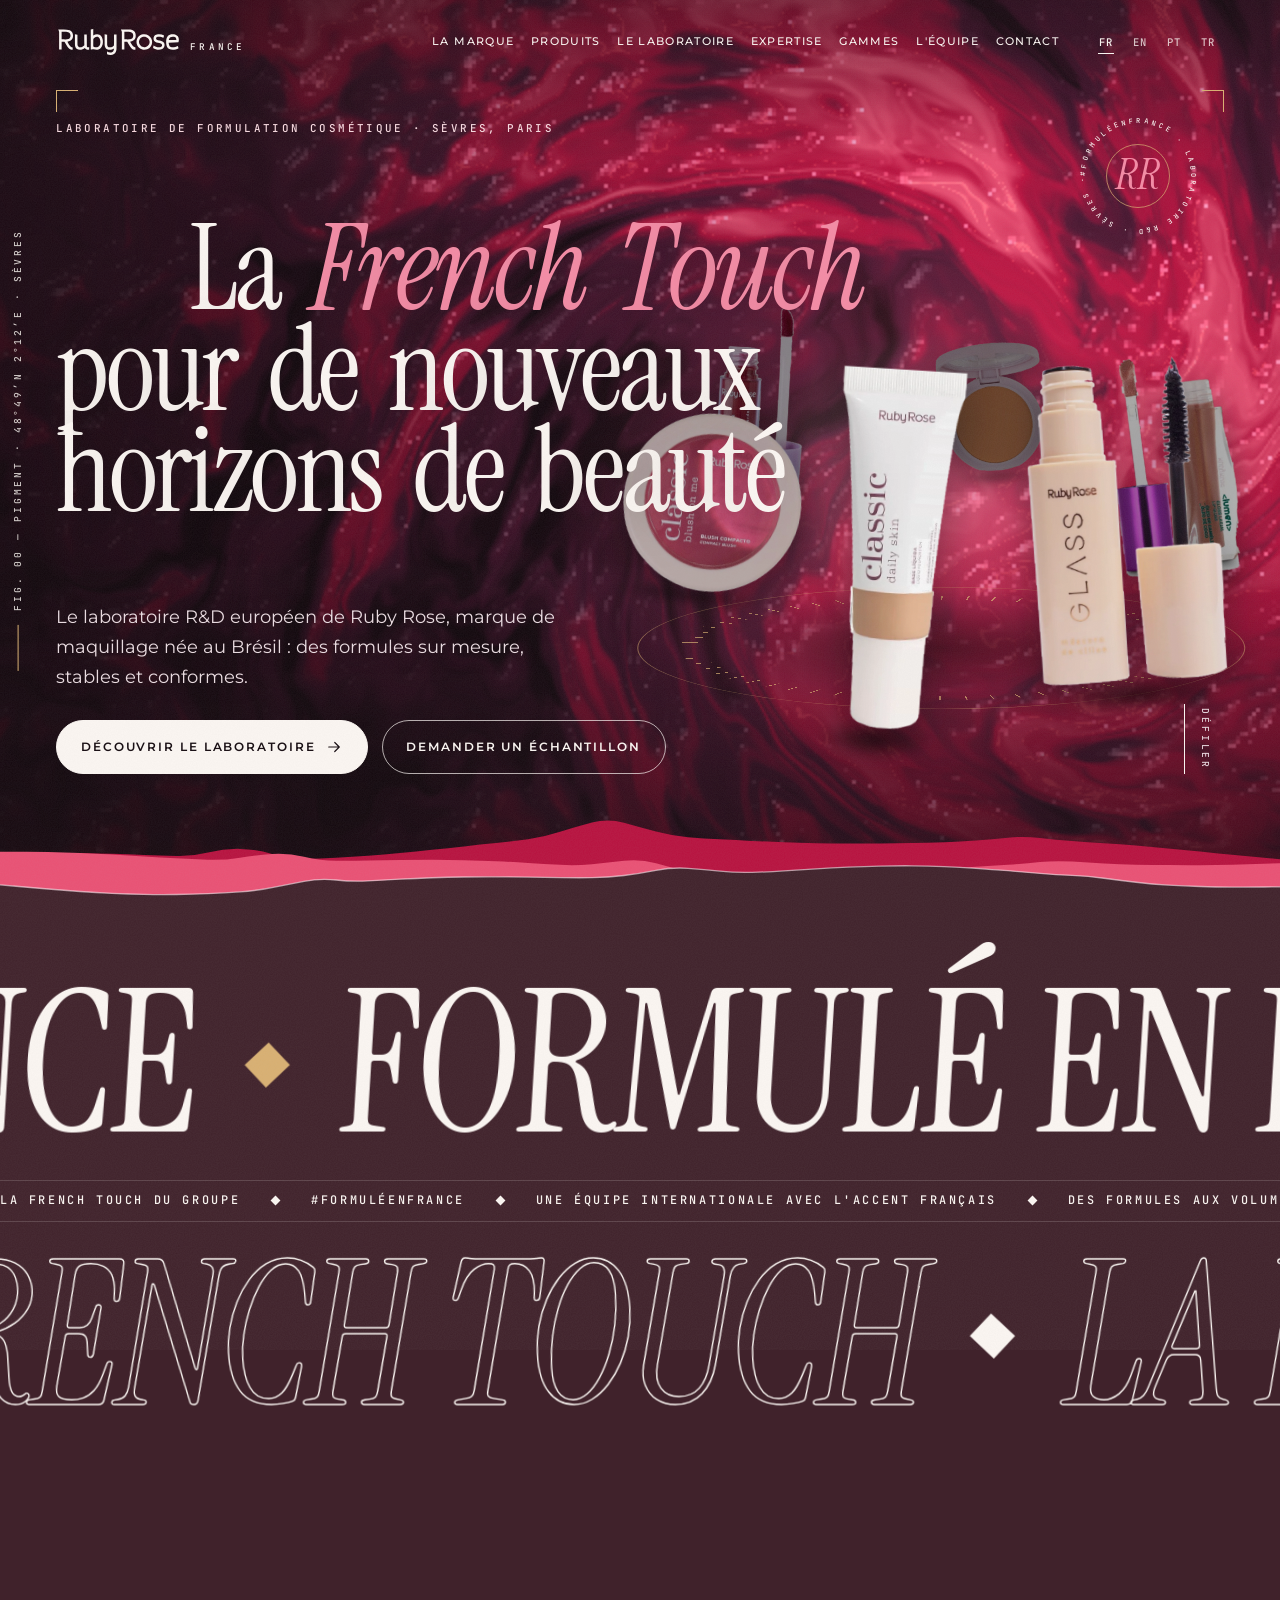
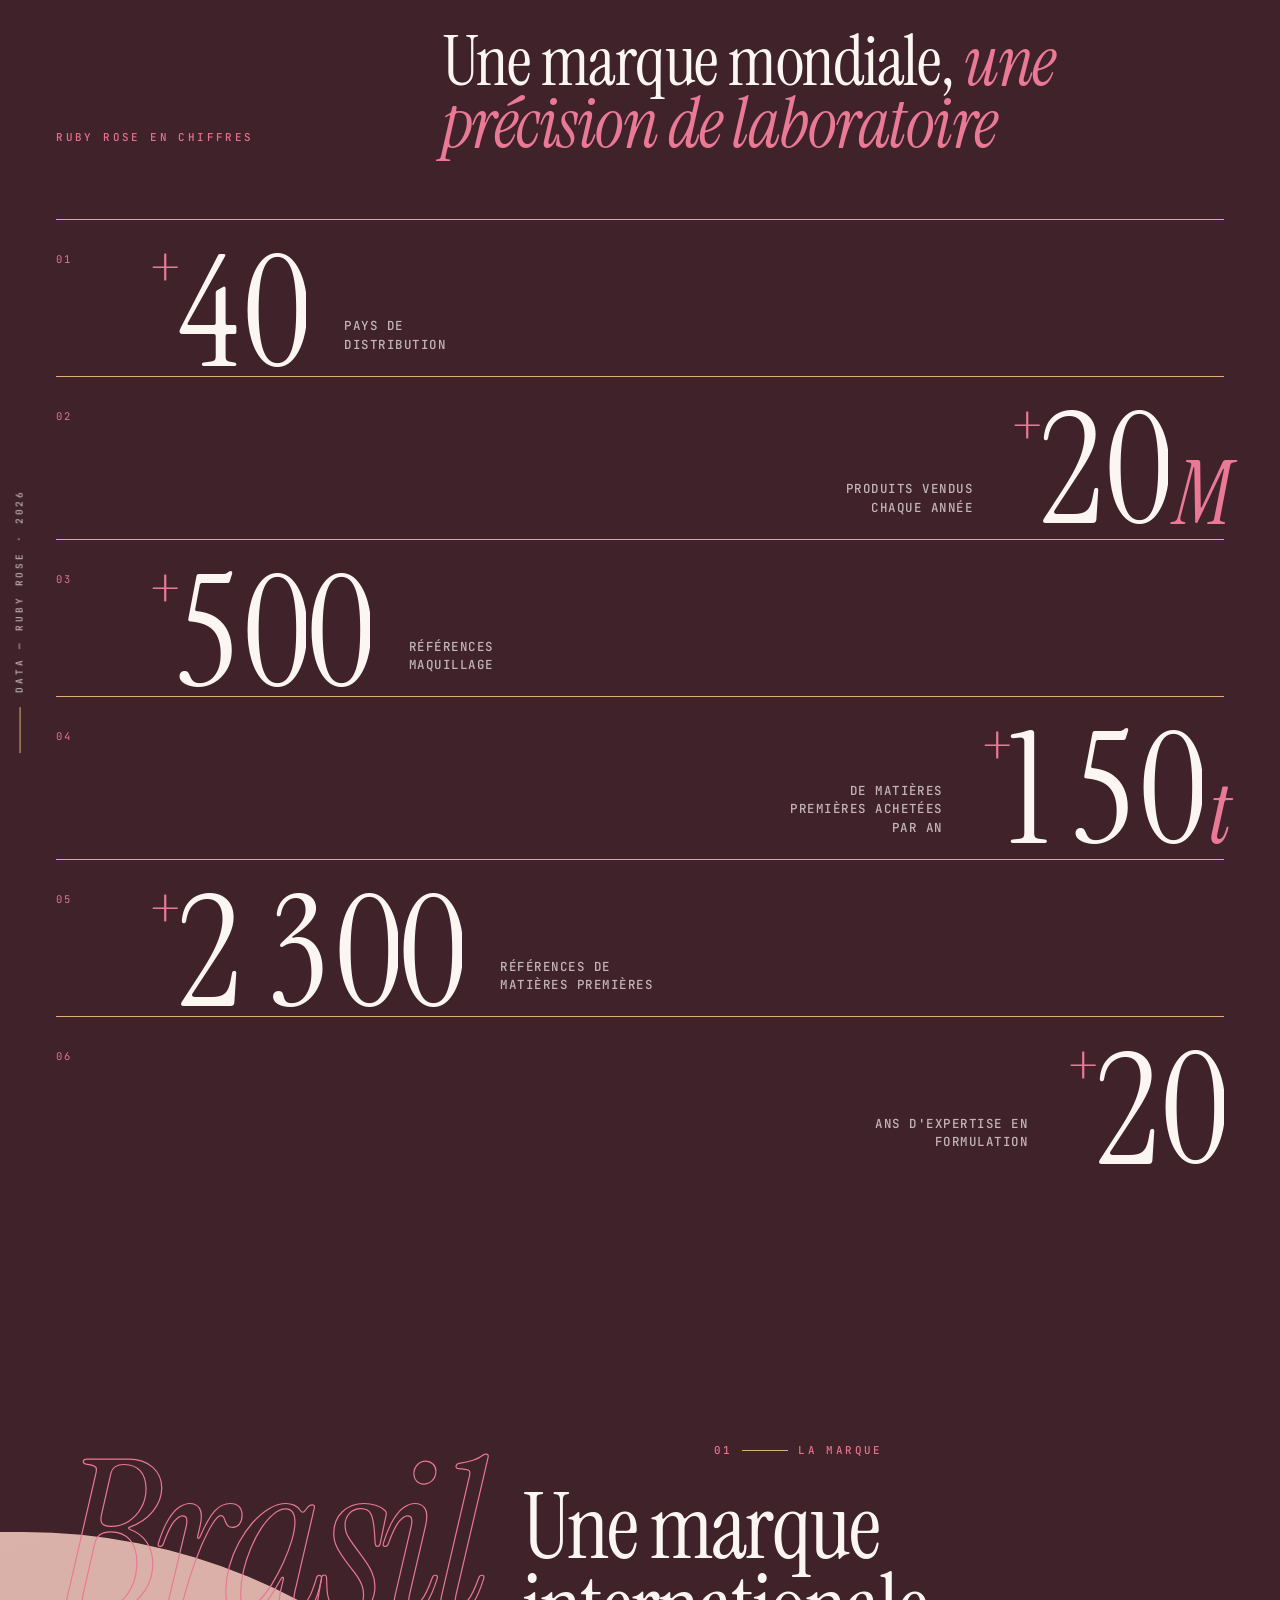
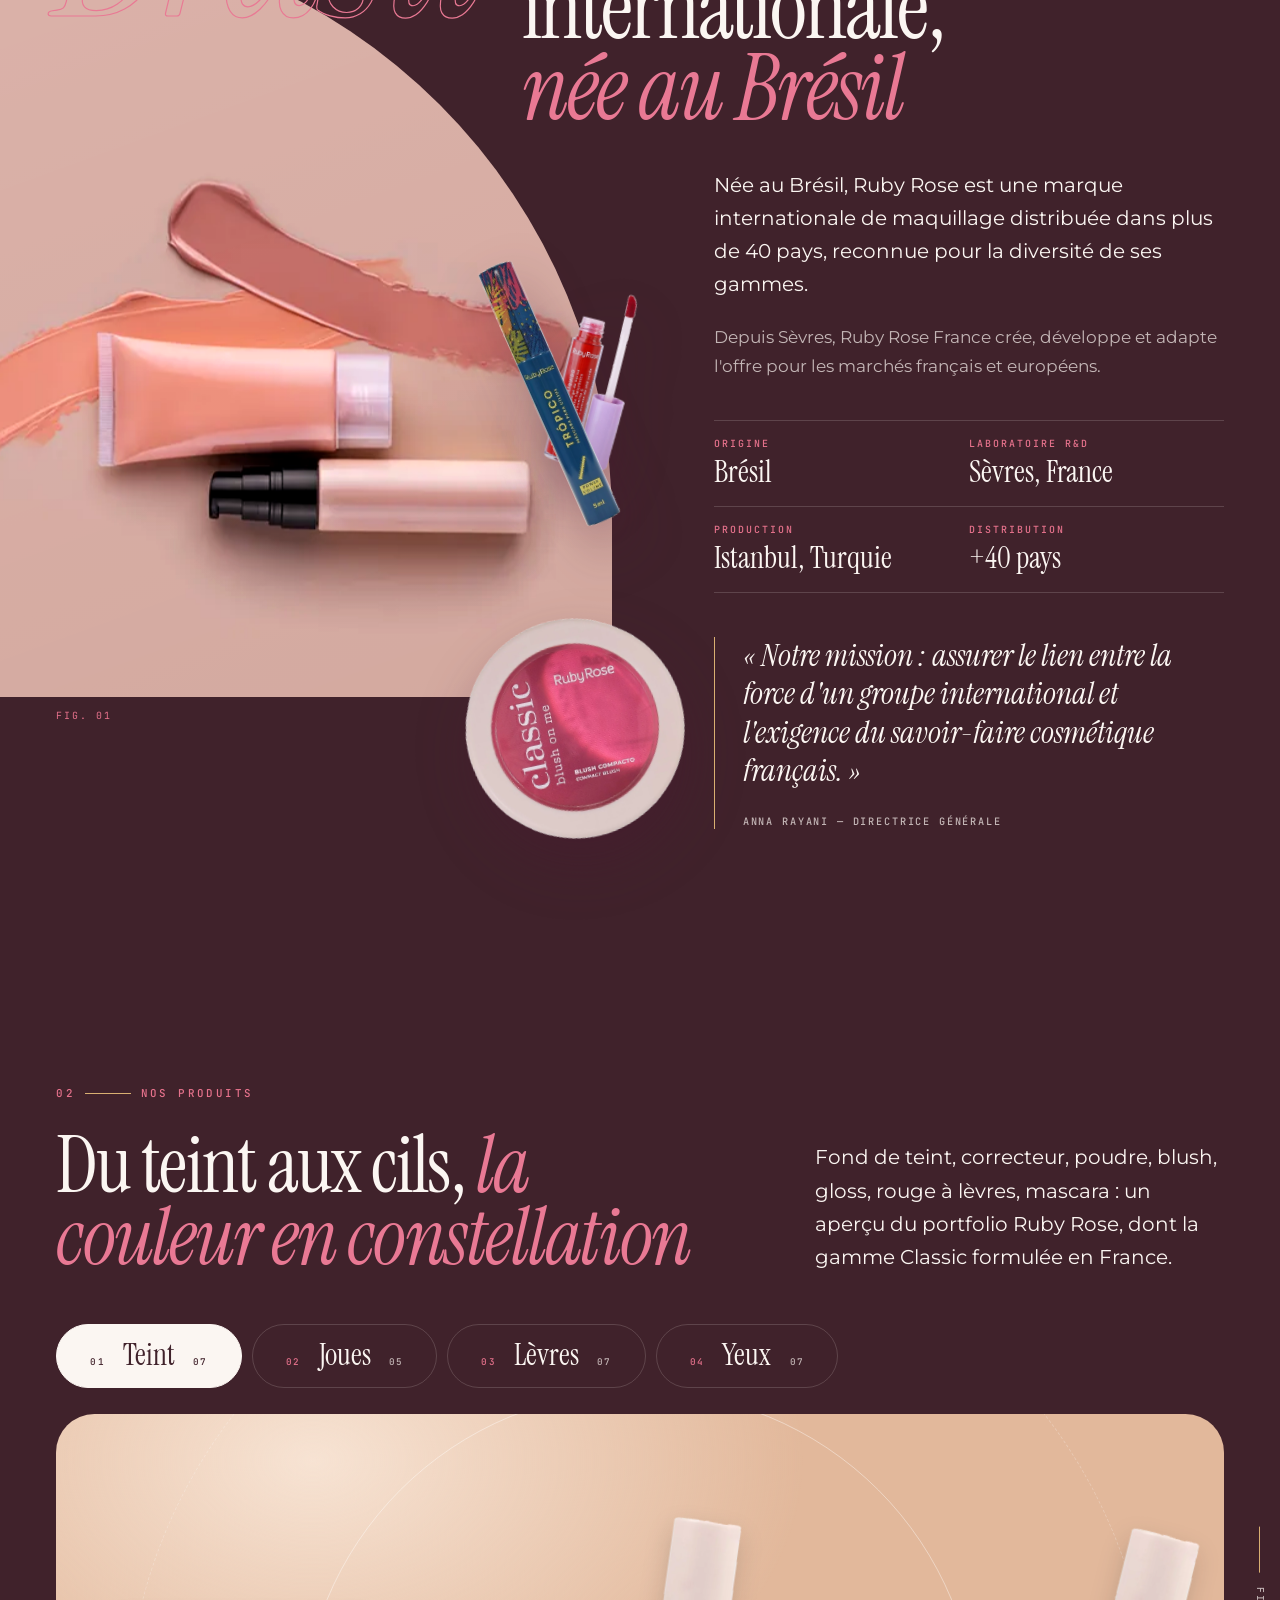
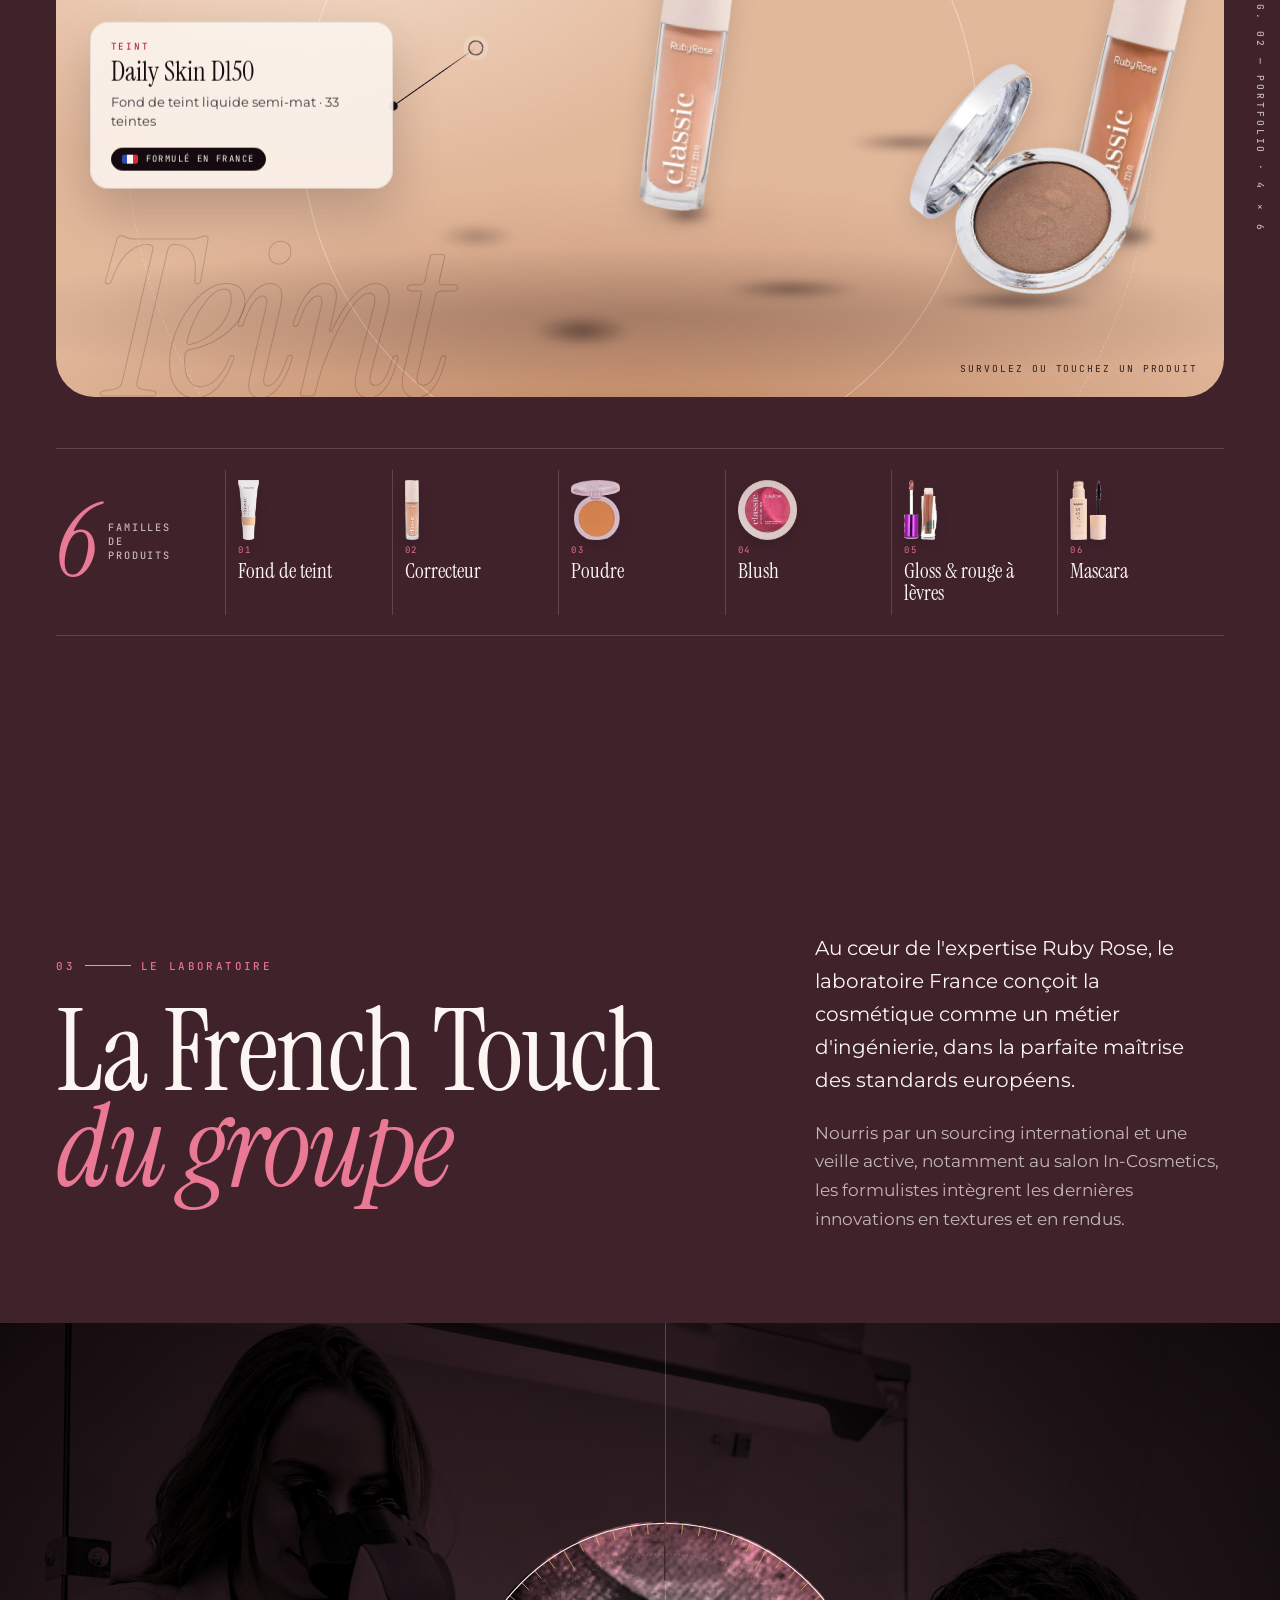
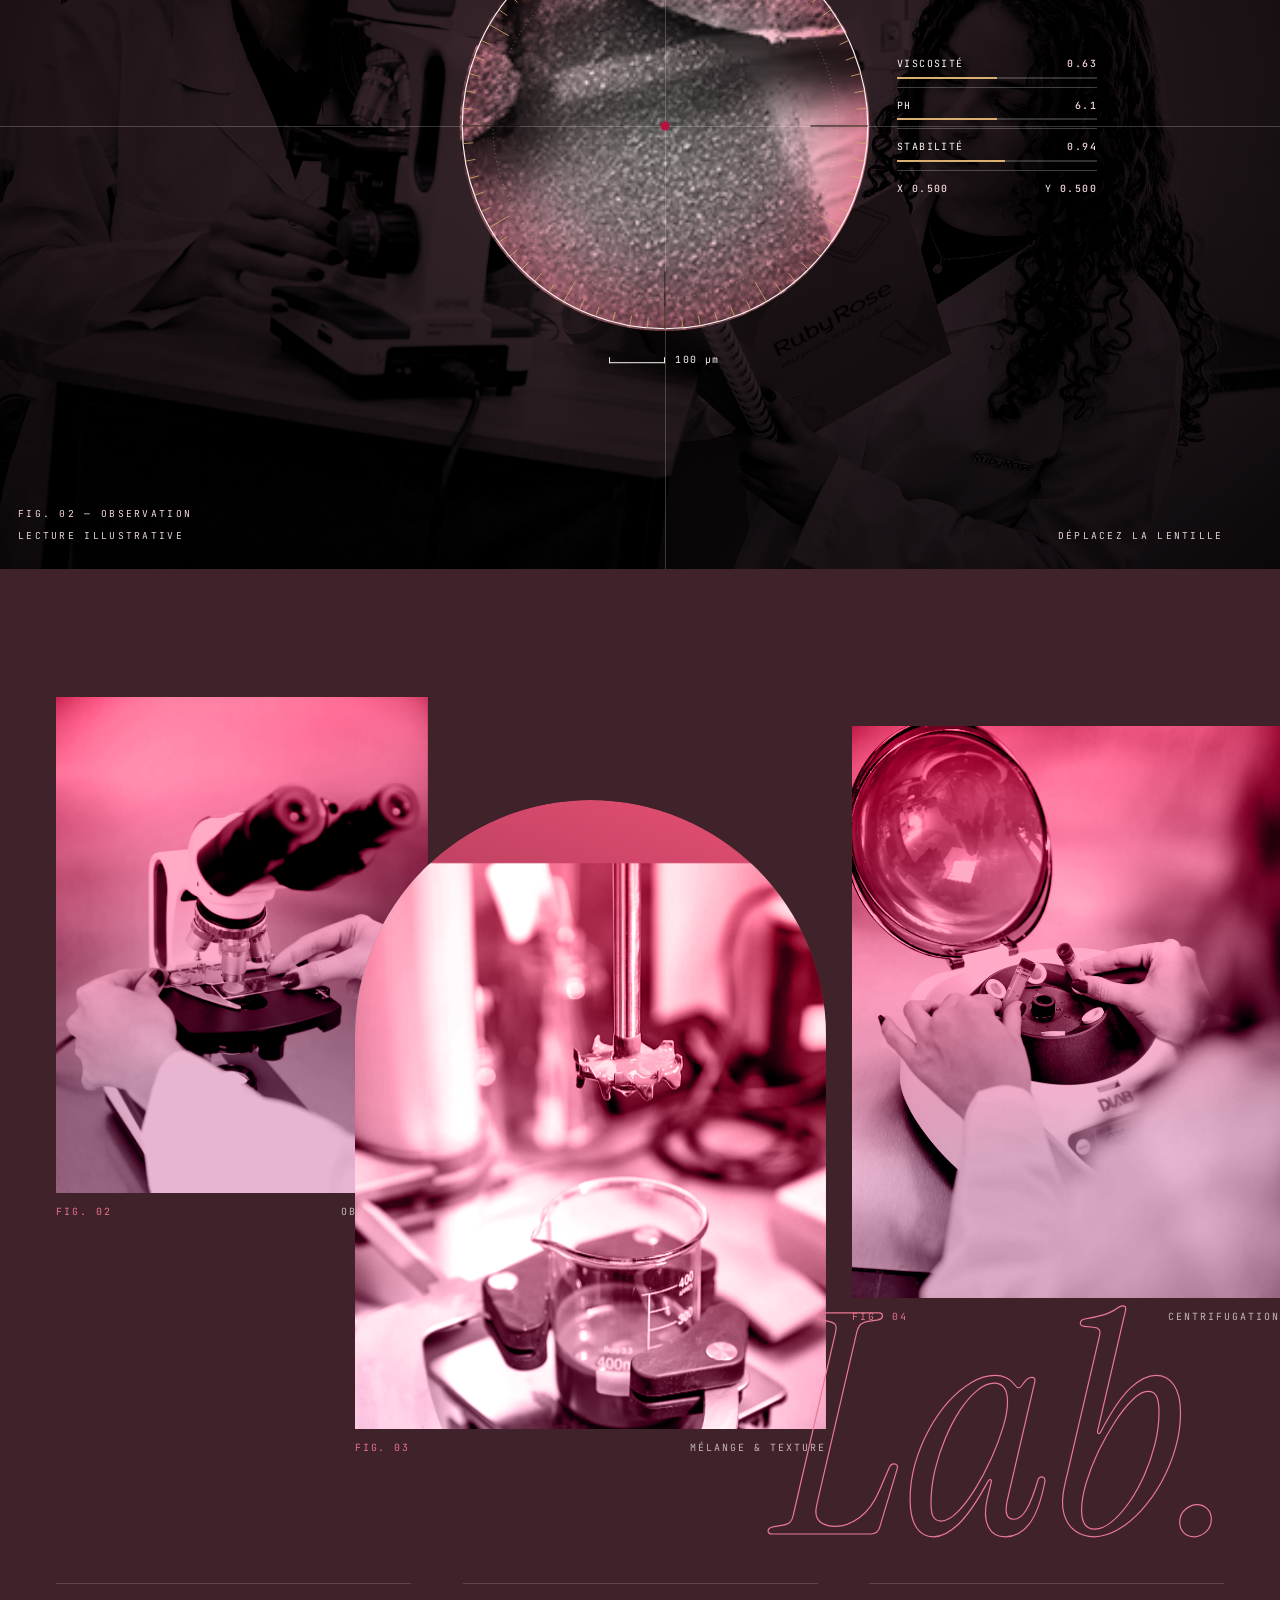
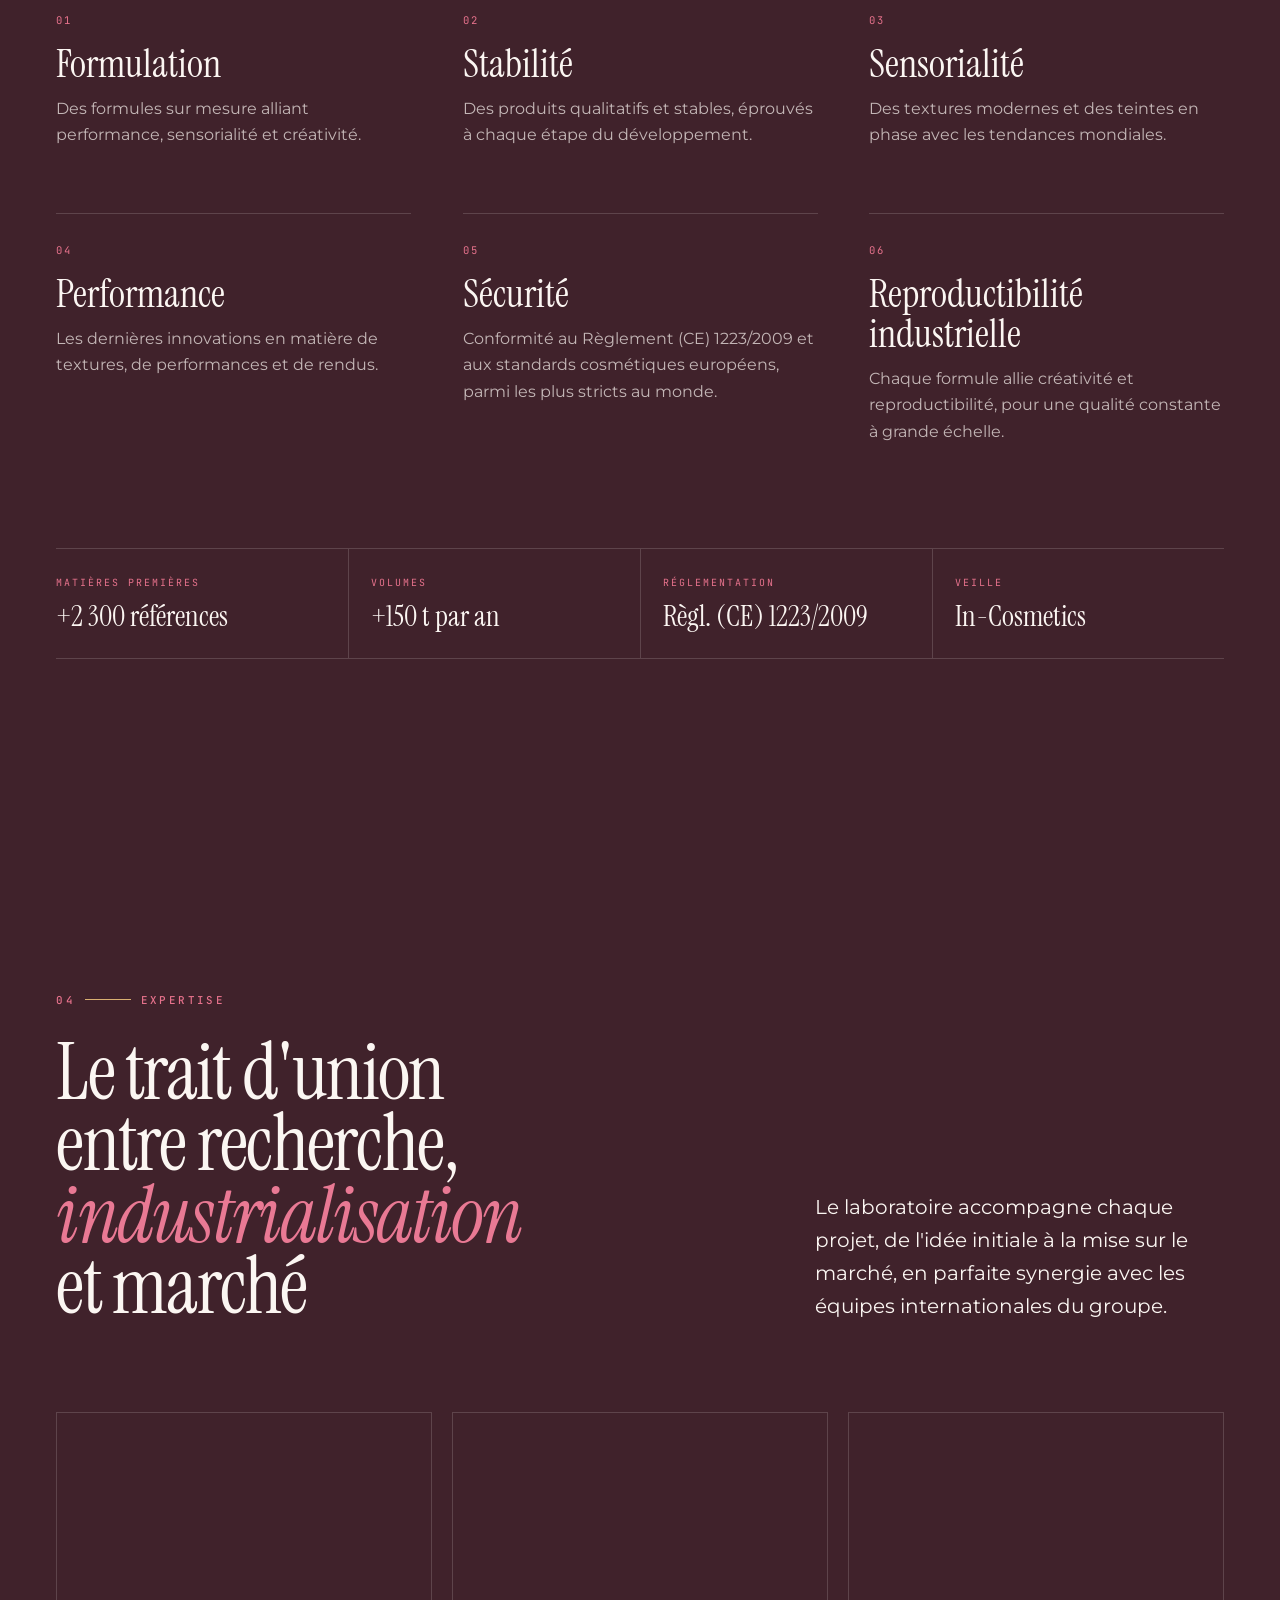
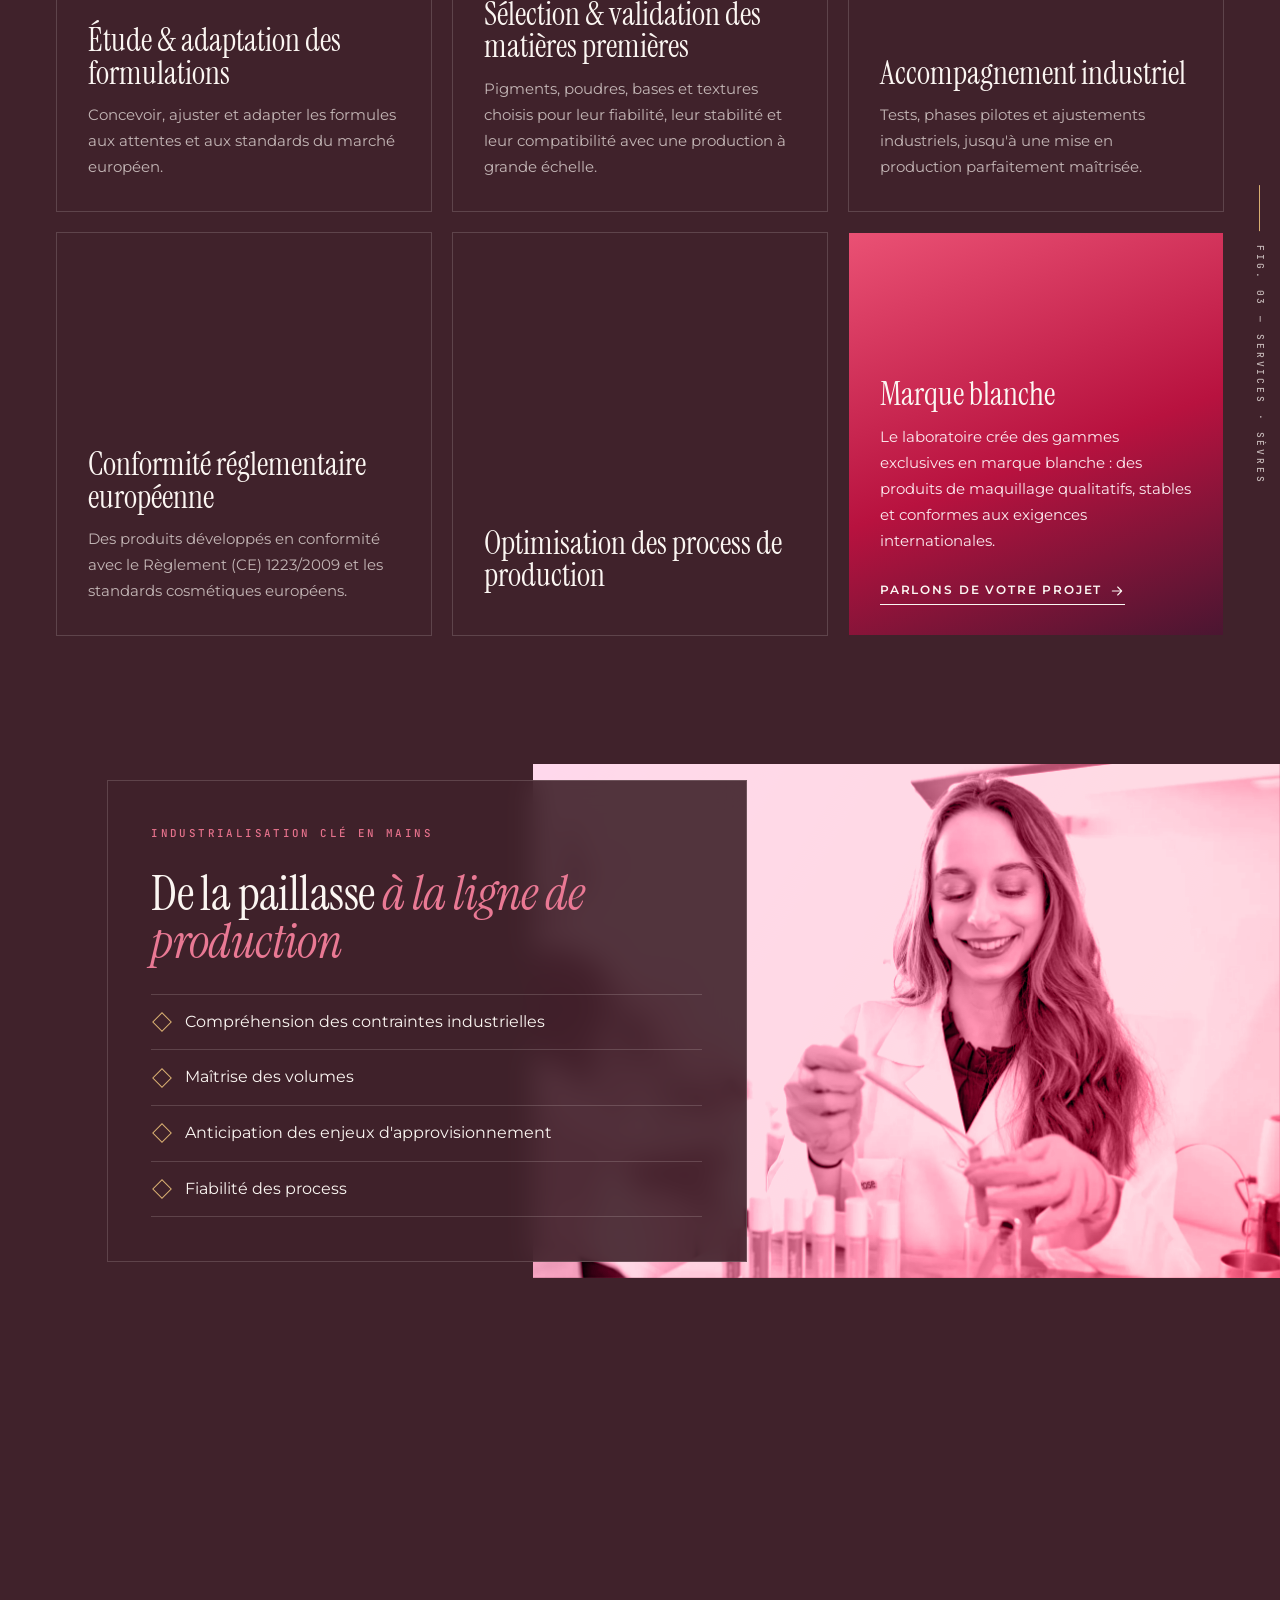
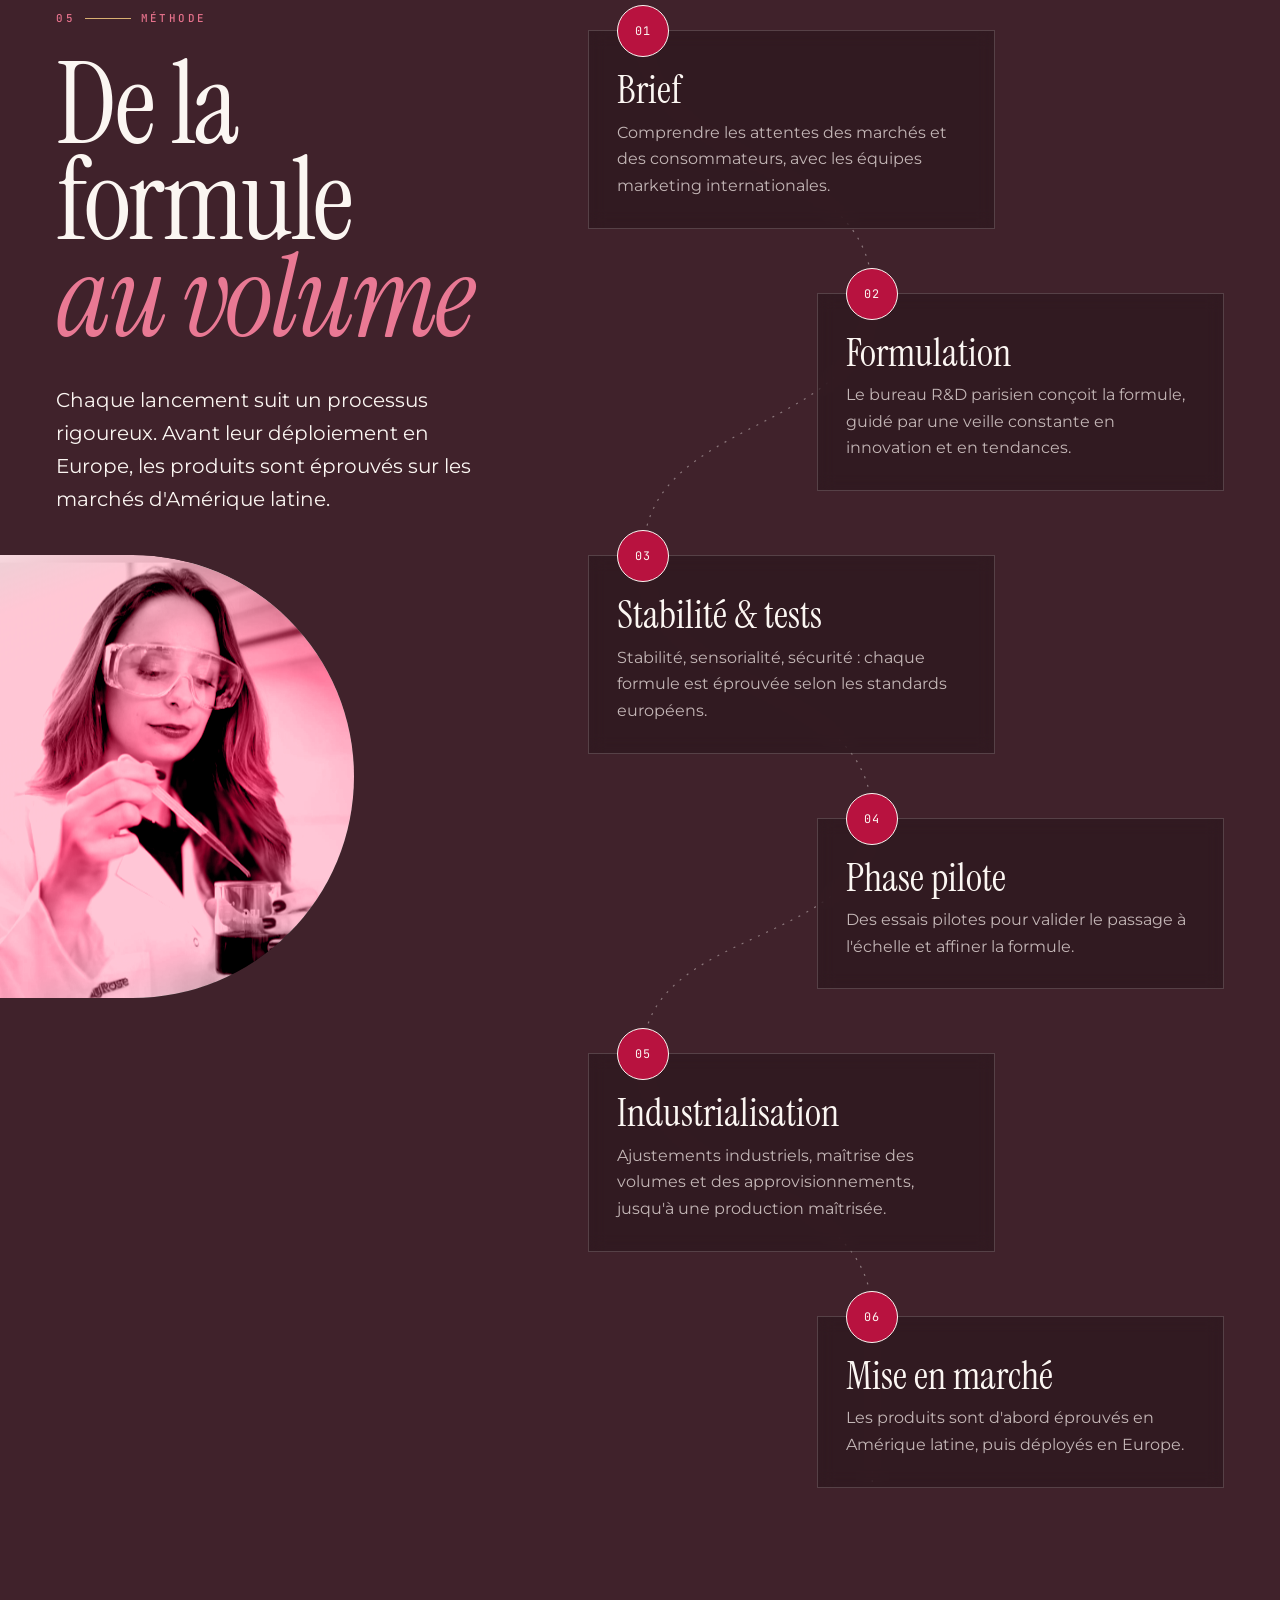
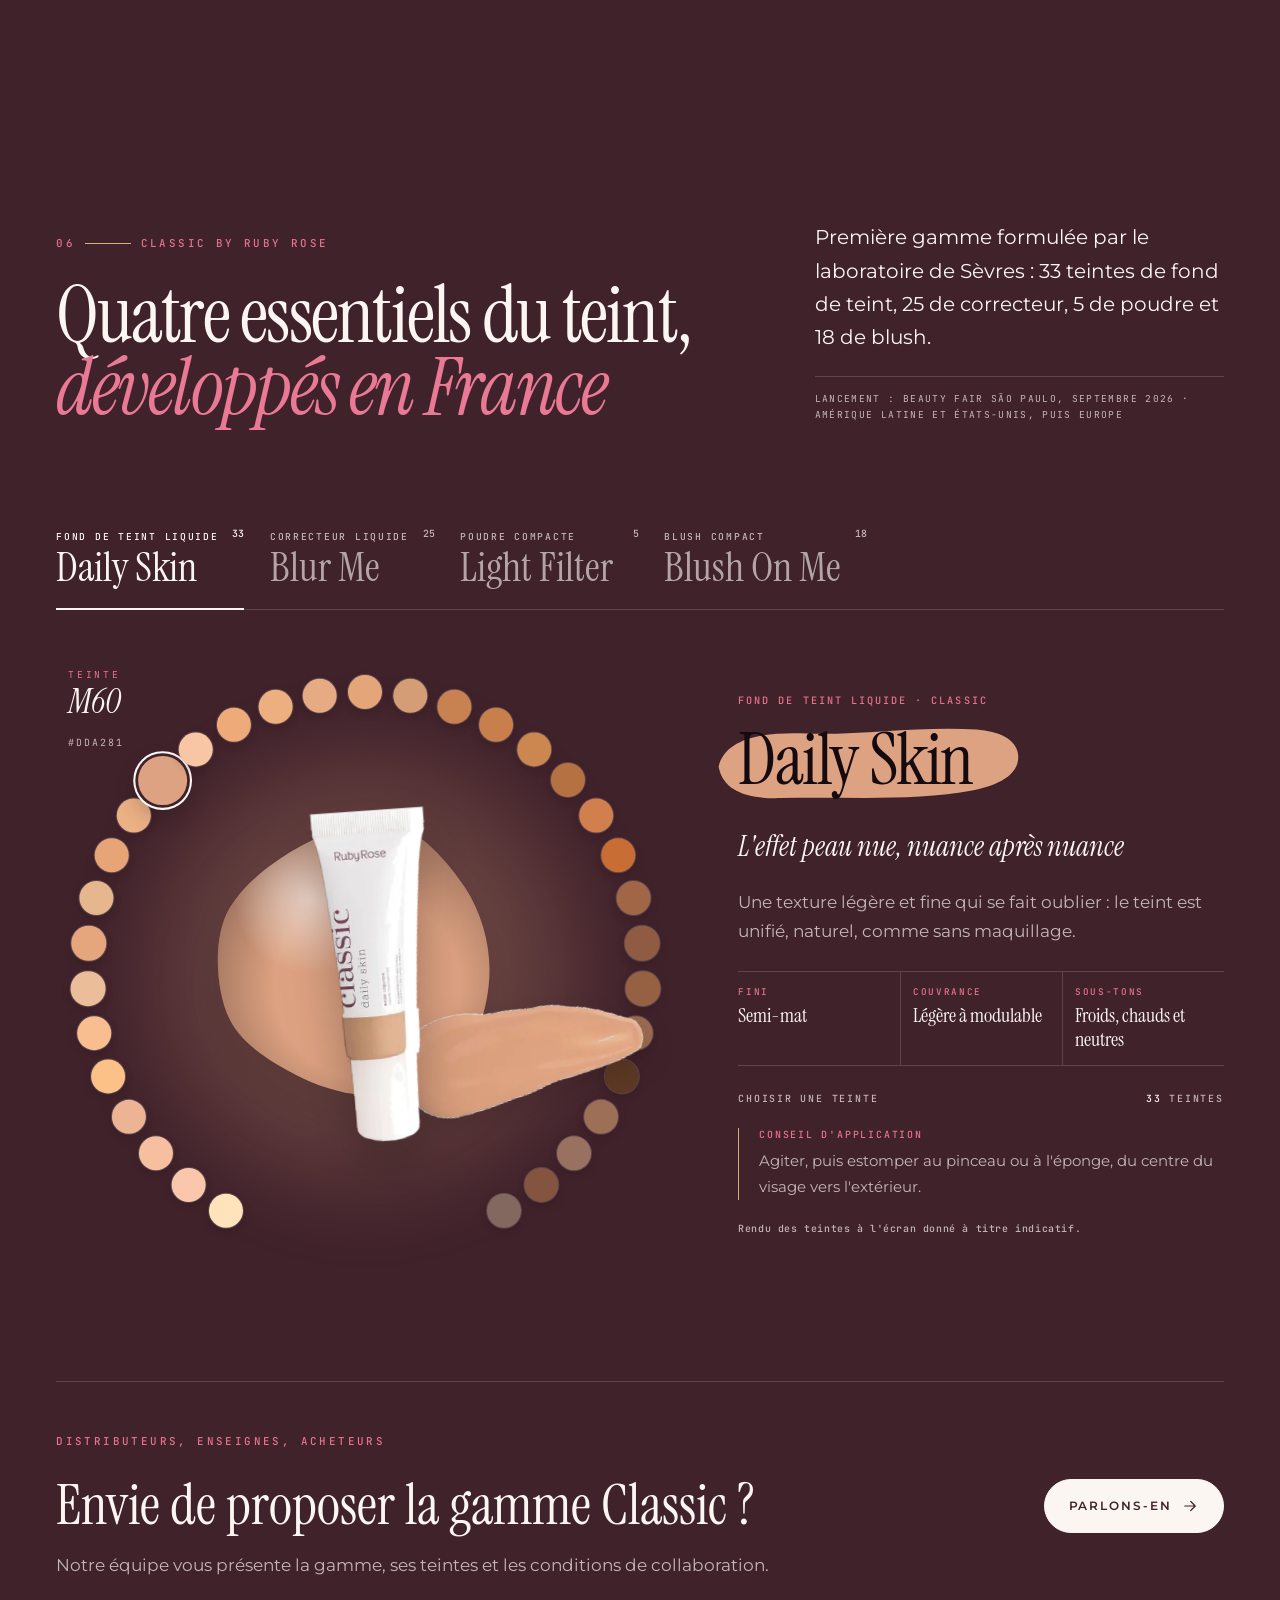
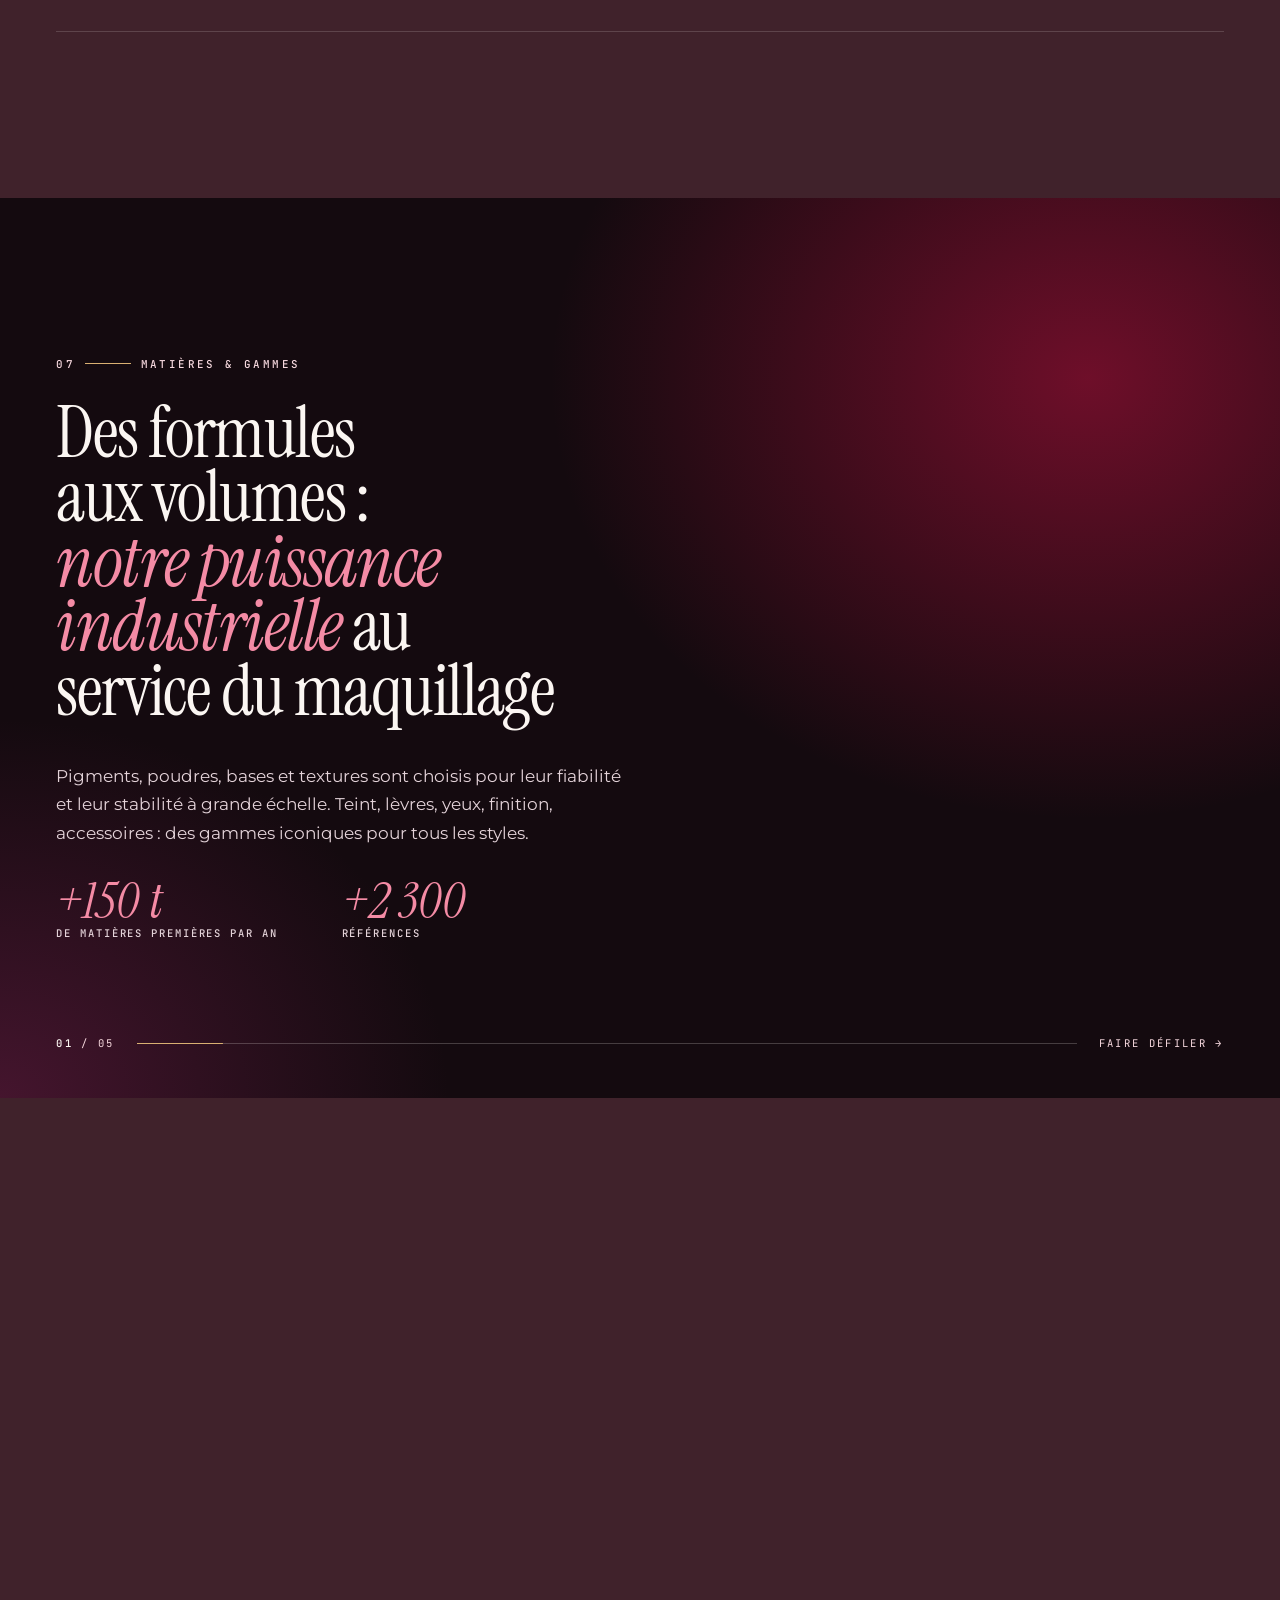
<file: rubyrose-site/index.html>
<!doctype html>
<html lang="fr">
<head>
<meta charset="utf-8">
<meta name="viewport" content="width=device-width, initial-scale=1">
<title data-i18n="meta.title">Ruby Rose France — Laboratoire de formulation cosmétique à Sèvres</title>
<meta name="description" data-i18n-attr="content:meta.desc" content="Ruby Rose France, laboratoire R&amp;D de formulation cosmétique de la marque internationale Ruby Rose, à Sèvres (Paris). Formulé en France, conforme au Règlement (CE) 1223/2009.">
<meta name="theme-color" content="#140A0F">
<meta property="og:title" content="Ruby Rose France — La French Touch pour de nouveaux horizons de beauté">
<meta property="og:type" content="website">
<meta property="og:image" content="assets/img/products/blush-on-me-pink-thrill.webp">
<link rel="icon" type="image/png" href="assets/img/favicon.png">
<link rel="alternate" hreflang="fr" href="./">
<link rel="preconnect" href="https://fonts.googleapis.com">
<link rel="preconnect" href="https://fonts.gstatic.com" crossorigin>
<link rel="stylesheet" href="https://fonts.googleapis.com/css2?family=Instrument+Serif:ital@0;1&amp;family=JetBrains+Mono:wght@400;500&amp;family=Montserrat:wght@400;500;600;700&amp;display=swap">
<link rel="preload" as="image" href="assets/img/products/foundation-daily-skin-m60.webp" fetchpriority="high">
<link rel="stylesheet" href="assets/css/style.css">
<script>document.documentElement.classList.add('js')</script>
<script defer src="assets/js/main.js"></script>
<script defer src="assets/js/fx.js"></script>
</head>
<body>
<a class="skip" href="#main" data-i18n="ui.skip">Aller au contenu</a>

<div class="preloader" aria-hidden="true">
  <div class="preloader__bloom"></div>
  <p class="preloader__count"><span id="pl-n">000</span></p>
  <div class="preloader__meta"><span>Ruby Rose France</span><span class="preloader__bar"><i></i></span><span>Sèvres · Paris</span></div>
</div>
<div class="progress" aria-hidden="true"><span></span></div>

<header class="nav" id="nav">
  <div class="nav__inner">
    <a class="nav__logo" href="#top" aria-label="Ruby Rose France — accueil" data-i18n-attr="aria-label:ui.home">
      <span class="logo" aria-hidden="true"></span><span class="nav__fr">France</span>
    </a>
    <nav class="nav__links" aria-label="Navigation principale" data-i18n-attr="aria-label:ui.mainnav">
      <ul>
        <li><a href="#marque" data-i18n="nav.brand">La marque</a></li>
        <li><a href="#produits" data-i18n="nav.products">Produits</a></li>
        <li><a href="#laboratoire" data-i18n="nav.lab">Le laboratoire</a></li>
        <li><a href="#expertise" data-i18n="nav.expertise">Expertise</a></li>
        <li><a href="#classic" data-i18n="nav.ranges">Gammes</a></li>
        <li><a href="#equipe" data-i18n="nav.team">L'équipe</a></li>
        <li><a href="#contact" data-i18n="nav.contact">Contact</a></li>
      </ul>
    </nav>
    <div class="nav__tools">
      <div class="lang" role="group" aria-label="Langue" data-i18n-attr="aria-label:ui.lang">
        <button type="button" data-lang="fr" aria-pressed="true" lang="fr">FR</button>
        <button type="button" data-lang="en" aria-pressed="false" lang="en">EN</button>
        <button type="button" data-lang="pt" aria-pressed="false" lang="pt">PT</button>
        <button type="button" data-lang="tr" aria-pressed="false" lang="tr">TR</button>
      </div>
      <a class="btn btn--sm nav__cta" href="#contact" data-magnetic><span data-i18n="nav.cta">Demander un échantillon</span></a>
      <button class="burger" type="button" aria-expanded="false" aria-controls="menu" aria-label="Ouvrir le menu" data-i18n-attr="aria-label:ui.open"><span></span><span></span></button>
    </div>
  </div>
</header>

<div class="menu" id="menu" aria-label="Menu" role="dialog" aria-modal="true">
  <div class="menu__inner">
    <ol class="menu__links">
      <li><a href="#marque"><small>01</small><span data-i18n="nav.brand">La marque</span></a></li>
      <li><a href="#produits"><small>02</small><span data-i18n="nav.products">Produits</span></a></li>
      <li><a href="#laboratoire"><small>03</small><span data-i18n="nav.lab">Le laboratoire</span></a></li>
      <li><a href="#expertise"><small>04</small><span data-i18n="nav.expertise">Expertise</span></a></li>
      <li><a href="#classic"><small>05</small><span data-i18n="nav.ranges">Gammes</span></a></li>
      <li><a href="#equipe"><small>06</small><span data-i18n="nav.team">L'équipe</span></a></li>
      <li><a href="#contact"><small>07</small><span data-i18n="nav.contact">Contact</span></a></li>
    </ol>
    <div class="menu__foot">
      <div class="lang lang--menu" role="group" aria-label="Langue" data-i18n-attr="aria-label:ui.lang">
        <button type="button" data-lang="fr" aria-pressed="true" lang="fr">FR</button>
        <button type="button" data-lang="en" aria-pressed="false" lang="en">EN</button>
        <button type="button" data-lang="pt" aria-pressed="false" lang="pt">PT</button>
        <button type="button" data-lang="tr" aria-pressed="false" lang="tr">TR</button>
      </div>
      <a class="btn btn--light" href="#contact"><span data-i18n="nav.cta">Demander un échantillon</span></a>
      <p class="menu__addr">8 Place Gabriel Péri, 92310 Sèvres<br><a href="mailto:business@rubyrosefrance.com">business@rubyrosefrance.com</a></p>
    </div>
  </div>
</div>

<main id="main">

<!-- HERO · liquid pigment -->
<section class="hero" id="top" data-pal="night" aria-labelledby="hero-title">
  <div class="hero__fallback" aria-hidden="true"></div>
  <canvas class="hero__gl" aria-hidden="true"></canvas>
  <div class="hero__veil" aria-hidden="true"></div>
  <div class="orbit" role="img" aria-label="Produits Ruby Rose en orbite : fond de teint Daily Skin, blush On Me, rouge à lèvres liquide Mood, poudre Light Filter, gloss Lumen et mascara Glass" data-i18n-attr="aria-label:hero.orbit">
    <span class="orbit__glow"></span><span class="orbit__ring"><i></i></span>
    <figure class="po" style="--s:1;--sd:0.00s"><span class="po__sh"></span><span class="pc"><img src="assets/img/products/foundation-daily-skin-m60.webp" width="313" height="906" alt="" decoding="async"><i class="sheen" style="-webkit-mask-image:url(assets/img/products/foundation-daily-skin-m60.webp);mask-image:url(assets/img/products/foundation-daily-skin-m60.webp)"></i></span></figure>
    <figure class="po" style="--s:0.58;--sd:1.15s"><span class="po__sh"></span><span class="pc"><img src="assets/img/products/blush-on-me-pink-thrill.webp" width="791" height="794" alt="" decoding="async"><i class="sheen" style="-webkit-mask-image:url(assets/img/products/blush-on-me-pink-thrill.webp);mask-image:url(assets/img/products/blush-on-me-pink-thrill.webp)"></i></span></figure>
    <figure class="po" style="--s:1;--sd:2.30s"><span class="po__sh"></span><span class="pc"><img src="assets/img/products/lipstick-mood-desire.webp" width="355" height="946" alt="" decoding="async"><i class="sheen" style="-webkit-mask-image:url(assets/img/products/lipstick-mood-desire.webp);mask-image:url(assets/img/products/lipstick-mood-desire.webp)"></i></span></figure>
    <figure class="po" style="--s:0.62;--sd:3.45s"><span class="po__sh"></span><span class="pc"><img src="assets/img/products/powder-light-filter-p25.webp" width="543" height="667" alt="" decoding="async"><i class="sheen" style="-webkit-mask-image:url(assets/img/products/powder-light-filter-p25.webp);mask-image:url(assets/img/products/powder-light-filter-p25.webp)"></i></span></figure>
    <figure class="po" style="--s:0.86;--sd:4.60s"><span class="po__sh"></span><span class="pc"><img src="assets/img/products/gloss-lumen-glorious.webp" width="417" height="760" alt="" decoding="async"><i class="sheen" style="-webkit-mask-image:url(assets/img/products/gloss-lumen-glorious.webp);mask-image:url(assets/img/products/gloss-lumen-glorious.webp)"></i></span></figure>
    <figure class="po" style="--s:0.96;--sd:5.75s"><span class="po__sh"></span><span class="pc"><img src="assets/img/products/mascara-glass.webp" width="551" height="938" alt="" decoding="async"><i class="sheen" style="-webkit-mask-image:url(assets/img/products/mascara-glass.webp);mask-image:url(assets/img/products/mascara-glass.webp)"></i></span></figure>
  </div>
  <div class="hero__marks" aria-hidden="true"><i></i><i></i><i></i><i></i><span class="hero__ruler"></span></div>
  <p class="vlabel hero__coord" aria-hidden="true">Fig. 00 — Pigment · 48°49′N 2°12′E · Sèvres</p>
  <div class="hero__content">
    <p class="eyebrow mono hero__eyebrow" data-i18n="hero.eyebrow">Laboratoire de formulation cosmétique · Sèvres, Paris</p>
    <h1 class="hero__title" id="hero-title" data-i18n="hero.title" data-split="chars">La <em>French Touch</em> pour de nouveaux horizons de beauté</h1>
    <div class="hero__bottom">
      <p class="hero__lead" data-i18n="hero.lead">Le laboratoire R&amp;D européen de Ruby Rose, marque de maquillage née au Brésil&nbsp;: des formules sur mesure, stables et conformes.</p>
      <div class="hero__ctas">
        <a class="btn btn--light" href="#laboratoire" data-magnetic><span data-i18n="hero.cta1">Découvrir le laboratoire</span><svg class="i" viewBox="0 0 24 24" aria-hidden="true"><path d="M5 12h14M13 6l6 6-6 6"/></svg></a>
        <a class="btn btn--ghost" href="#contact" data-magnetic><span data-i18n="nav.cta">Demander un échantillon</span></a>
      </div>
    </div>
  </div>
  <div class="hero__badge" aria-hidden="true">
    <svg viewBox="0 0 200 200"><defs><path id="badgePath" d="M100,100 m-80,0 a80,80 0 1,1 160,0 a80,80 0 1,1 -160,0"/></defs><text><textPath href="#badgePath" textLength="500" lengthAdjust="spacing" data-i18n="hero.badge">#FormuléEnFrance · Laboratoire R&amp;D · Sèvres · </textPath></text></svg>
    <span>RR</span>
  </div>
  <a class="hero__scroll" href="#chiffres"><span data-i18n="hero.scroll">Défiler</span><i aria-hidden="true"></i></a>
  <svg class="pour" viewBox="0 0 1440 200" preserveAspectRatio="none" aria-hidden="true"><path class="pour__a" d="M0 200V120H1440V200Z"/><path class="pour__b" d="M0 200V140H1440V200Z"/><path class="pour__c" d="M0 200V160H1440V200Z"/><path class="pour__hl" d=""/></svg>
</section>

<!-- KINETIC TYPE -->
<div class="kin" data-pal="rose" aria-hidden="true">
  <div class="kin__row kin__row--fill" data-kin="-1"><div class="kin__track">
    <span data-i18n="kin.1">Formulé en France</span><b></b><span data-i18n="kin.1">Formulé en France</span><b></b><span data-i18n="kin.1">Formulé en France</span><b></b><span data-i18n="kin.1">Formulé en France</span><b></b>
  </div></div>
  <div class="kin__ticker"><div class="kin__tick">
    <div class="kin__group">
      <span data-i18n="mq.1">La French Touch du groupe</span><b></b>
      <span data-i18n="mq.2">#FormuléEnFrance</span><b></b>
      <span data-i18n="mq.3">Une équipe internationale avec l'accent français</span><b></b>
      <span data-i18n="mq.4">Des formules aux volumes</span><b></b>
      <span data-i18n="mq.5">Standards cosmétiques européens</span><b></b>
    </div>
    <div class="kin__group">
      <span data-i18n="mq.1">La French Touch du groupe</span><b></b>
      <span data-i18n="mq.2">#FormuléEnFrance</span><b></b>
      <span data-i18n="mq.3">Une équipe internationale avec l'accent français</span><b></b>
      <span data-i18n="mq.4">Des formules aux volumes</span><b></b>
      <span data-i18n="mq.5">Standards cosmétiques européens</span><b></b>
    </div>
  </div></div>
  <div class="kin__row kin__row--line" data-kin="1"><div class="kin__track">
    <span data-i18n="kin.2">La French Touch</span><b></b><span data-i18n="kin.2">La French Touch</span><b></b><span data-i18n="kin.2">La French Touch</span><b></b><span data-i18n="kin.2">La French Touch</span><b></b>
  </div></div>
</div>

<!-- FIGURES · odometers -->
<section class="figures section" id="chiffres" data-pal="ivory" aria-labelledby="fig-title">
  <span class="vlabel vlabel--l" aria-hidden="true">Data — Ruby Rose · 2026</span>
  <div class="container">
    <div class="figures__head">
      <p class="eyebrow mono" data-reveal data-i18n="fig.eyebrow">Ruby Rose en chiffres</p>
      <h2 class="h2 figures__title" id="fig-title" data-i18n="fig.title" data-split="lines">Une marque mondiale, <em>une précision de laboratoire</em></h2>
    </div>
    <ul class="figures__list">
      <li class="fig"><span class="fig__idx mono" aria-hidden="true">01</span><p class="fig__num"><span class="sr-only" data-sr>+40</span><span class="fig__pre" aria-hidden="true">+</span><span class="odo" aria-hidden="true" data-count="40">40</span></p><p class="fig__label" data-i18n="fig.1">pays de distribution</p></li>
      <li class="fig"><span class="fig__idx mono" aria-hidden="true">02</span><p class="fig__num"><span class="sr-only" data-sr>+20M</span><span class="fig__pre" aria-hidden="true">+</span><span class="odo" aria-hidden="true" data-count="20" data-u="M">20</span><span class="fig__u" aria-hidden="true">M</span></p><p class="fig__label" data-i18n="fig.2">produits vendus chaque année</p></li>
      <li class="fig"><span class="fig__idx mono" aria-hidden="true">03</span><p class="fig__num"><span class="sr-only" data-sr>+500</span><span class="fig__pre" aria-hidden="true">+</span><span class="odo" aria-hidden="true" data-count="500">500</span></p><p class="fig__label" data-i18n="fig.3">références maquillage</p></li>
      <li class="fig"><span class="fig__idx mono" aria-hidden="true">04</span><p class="fig__num"><span class="sr-only" data-sr>+150 t</span><span class="fig__pre" aria-hidden="true">+</span><span class="odo" aria-hidden="true" data-count="150" data-u=" t">150</span><span class="fig__u" aria-hidden="true">t</span></p><p class="fig__label" data-i18n="fig.4">de matières premières achetées par an</p></li>
      <li class="fig"><span class="fig__idx mono" aria-hidden="true">05</span><p class="fig__num"><span class="sr-only" data-sr>+2 300</span><span class="fig__pre" aria-hidden="true">+</span><span class="odo" aria-hidden="true" data-count="2300">2 300</span></p><p class="fig__label" data-i18n="fig.5">références de matières premières</p></li>
      <li class="fig"><span class="fig__idx mono" aria-hidden="true">06</span><p class="fig__num"><span class="sr-only" data-sr>+20</span><span class="fig__pre" aria-hidden="true">+</span><span class="odo" aria-hidden="true" data-count="20">20</span></p><p class="fig__label" data-i18n="fig.6">ans d'expertise en formulation</p></li>
    </ul>
  </div>
</section>

<!-- BRAND -->
<section class="brand section" id="marque" data-pal="blush" aria-labelledby="brand-title">
  <div class="brand__grid">
    <div class="brand__visual">
      <figure class="brand__main" data-reveal="mask">
        <div class="pframe grade grade--nude"><img src="assets/img/texture-nude-tubes.webp" width="1920" height="719" alt="Tubes de fond de teint nude et leurs textures étirées" data-i18n-attr="alt:alt.tubes" loading="lazy" decoding="async" data-parallax="-0.08"></div>
        <figcaption class="cap mono"><span>Fig. 01</span><span data-i18n="brand.cap">Textures teint</span></figcaption>
      </figure>
      <div class="brand__prods" aria-hidden="true">
        <span class="brand__p brand__p--a" data-parallax="0.16"><span class="pc"><img src="assets/img/products/lipstick-mood-wish.webp" width="353" height="945" alt="" loading="lazy" decoding="async"><i class="sheen" style="-webkit-mask-image:url(assets/img/products/lipstick-mood-wish.webp);mask-image:url(assets/img/products/lipstick-mood-wish.webp)"></i></span></span>
        <span class="brand__p brand__p--b" data-parallax="0.09"><span class="pc"><img src="assets/img/products/blush-on-me-pink-thrill.webp" width="791" height="794" alt="" loading="lazy" decoding="async"><i class="sheen" style="-webkit-mask-image:url(assets/img/products/blush-on-me-pink-thrill.webp);mask-image:url(assets/img/products/blush-on-me-pink-thrill.webp)"></i></span></span>
        <span class="brand__p brand__p--c" data-parallax="0.22"><span class="pc"><img src="assets/img/products/mascara-tropico-power-volume.webp" width="139" height="976" alt="" loading="lazy" decoding="async"><i class="sheen" style="-webkit-mask-image:url(assets/img/products/mascara-tropico-power-volume.webp);mask-image:url(assets/img/products/mascara-tropico-power-volume.webp)"></i></span></span>
      </div>
      <span class="brand__ghost" aria-hidden="true">Brasil</span>
    </div>
    <div class="brand__text">
      <p class="eyebrow mono" data-reveal><span class="num">01</span> <span data-i18n="brand.eyebrow">La marque</span></p>
      <h2 class="h2 brand__title" id="brand-title" data-i18n="brand.title" data-split="lines">Une marque internationale, <em>née au Brésil</em></h2>
      <p class="lead" data-reveal data-i18n="brand.p1">Née au Brésil, Ruby Rose est une marque internationale de maquillage distribuée dans plus de 40&nbsp;pays, reconnue pour la diversité de ses gammes.</p>
      <p class="muted" data-reveal data-i18n="brand.p2">Depuis Sèvres, Ruby Rose France crée, développe et adapte l'offre pour les marchés français et européens.</p>
      <dl class="facts" data-reveal>
        <div><dt data-i18n="brand.f1t">Origine</dt><dd data-i18n="brand.f1">Brésil</dd></div>
        <div><dt data-i18n="brand.f2t">Laboratoire R&amp;D</dt><dd data-i18n="brand.f2">Sèvres, France</dd></div>
        <div><dt data-i18n="brand.f3t">Production</dt><dd data-i18n="brand.f3">Istanbul, Turquie</dd></div>
        <div><dt data-i18n="brand.f4t">Distribution</dt><dd data-i18n="brand.f4">+40 pays</dd></div>
      </dl>
      <blockquote class="quote" data-reveal>
        <p data-i18n="brand.quote">«&nbsp;Notre mission&nbsp;: assurer le lien entre la force d'un groupe international et l'exigence du savoir-faire cosmétique français.&nbsp;»</p>
        <footer>Anna Rayani — <span data-i18n="team.anna.role">Directrice générale</span></footer>
      </blockquote>
    </div>
  </div>
</section>

<!-- PRODUCTS · constellation -->
<section class="pcat section" id="produits" data-pal="ivory" aria-labelledby="pc-title">
  <span class="vlabel vlabel--r" aria-hidden="true">Fig. 02 — Portfolio · 4 × 6</span>
  <div class="container">
    <div class="split-head">
      <div>
        <p class="eyebrow mono" data-reveal><span class="num">02</span> <span data-i18n="pc.eyebrow">Nos produits</span></p>
        <h2 class="h2" id="pc-title" data-i18n="pc.title" data-split="lines">Du teint aux cils, <em>la couleur en constellation</em></h2>
      </div>
      <p class="lead" data-reveal data-i18n="pc.lead">Fond de teint, correcteur, poudre, blush, gloss, rouge à lèvres, mascara&nbsp;: un aperçu du portfolio Ruby Rose, dont la gamme Classic formulée en France.</p>
    </div>
    <div class="pc-tabs" role="tablist" aria-label="Catégories de produits" data-i18n-attr="aria-label:pc.tabs" data-reveal>
      <button class="pct" type="button" role="tab" id="pct-face" aria-controls="pc-panel" aria-selected="true" data-cat="face"><i class="mono" aria-hidden="true">01</i><span data-i18n="pc.cat.face">Teint</span><em class="mono" aria-hidden="true">07</em></button>
      <button class="pct" type="button" role="tab" id="pct-cheeks" aria-controls="pc-panel" aria-selected="false" tabindex="-1" data-cat="cheeks"><i class="mono" aria-hidden="true">02</i><span data-i18n="pc.cat.cheeks">Joues</span><em class="mono" aria-hidden="true">05</em></button>
      <button class="pct" type="button" role="tab" id="pct-lips" aria-controls="pc-panel" aria-selected="false" tabindex="-1" data-cat="lips"><i class="mono" aria-hidden="true">03</i><span data-i18n="pc.cat.lips">Lèvres</span><em class="mono" aria-hidden="true">07</em></button>
      <button class="pct" type="button" role="tab" id="pct-eyes" aria-controls="pc-panel" aria-selected="false" tabindex="-1" data-cat="eyes"><i class="mono" aria-hidden="true">04</i><span data-i18n="pc.cat.eyes">Yeux</span><em class="mono" aria-hidden="true">07</em></button>
    </div>
  </div>
  <div class="pc-wrap">
    <div class="pc-stage" id="pc-panel" role="tabpanel" aria-labelledby="pct-face" data-cat="face" data-cursor="view">
      <div class="pc-stage__bg" aria-hidden="true"><i></i><i></i><i></i></div>
      <span class="pc-word" id="pc-word" aria-hidden="true">Teint</span>
      <svg class="pc-lash" viewBox="0 0 1000 500" preserveAspectRatio="xMidYMid meet" aria-hidden="true"><path class="lid" d="M150 330C300 170 700 170 850 330"/><path class="lash" style="--k:0" d=""/><path class="lash" style="--k:1" d=""/><path class="lash" style="--k:2" d=""/><path class="lash" style="--k:3" d=""/><path class="lash" style="--k:4" d=""/><path class="lash" style="--k:5" d=""/><path class="lash" style="--k:6" d=""/><path class="lash" style="--k:7" d=""/><path class="lash" style="--k:8" d=""/><path class="lash" style="--k:9" d=""/><path class="lash" style="--k:10" d=""/><g class="wand"><rect x="-7" y="-26" width="14" height="52" rx="7"/><path d="M-7-20h-6M-7-12h-7M-7-4h-7M-7 4h-7M-7 12h-7M-7 20h-6M7-20h6M7-12h7M7-4h7M7 4h7M7 12h7M7 20h6"/><path class="wand__stick" d="M0 26V120"/></g></svg>
      <svg class="pc-drip" viewBox="0 0 1000 300" preserveAspectRatio="xMidYMin meet" aria-hidden="true"><defs><linearGradient id="dripG" x1="0" x2="1"><stop offset="0" stop-color="#7A0B2A"/><stop offset=".42" stop-color="#E23A63"/><stop offset=".55" stop-color="#F7A3B8"/><stop offset=".7" stop-color="#C8164A"/><stop offset="1" stop-color="#7A0B2A"/></linearGradient></defs><path class="drip__top" d="M0 0H1000V16C960 22 930 14 890 18S820 26 780 20 700 12 650 18 560 26 520 18 440 12 400 18 320 26 280 18 200 12 160 18 40 22 0 16Z"/><path class="drip d1" d="M111 17C111 24 114 49 114 70a6.3 6.3 0 0 0 12.6 0C126 49 129 24 129 17Z"/><path class="drip d2" d="M304 17C304 52 308 105 308 150a9.8 9.8 0 0 0 19.6 0C328 105 332 52 332 17Z"/><path class="drip d3" d="M528 17C528 20 530 41 530 58a5.6 5.6 0 0 0 11.2 0C542 41 544 20 544 17Z"/><path class="drip d1 d4" d="M693 17C693 41 697 83 697 118a8.4 8.4 0 0 0 16.8 0C713 83 717 41 717 17Z"/><path class="drip d3" d="M873 17C873 18 875 36 875 52a4.9 4.9 0 0 0 9.8 0C885 36 887 18 887 17Z"/><circle class="drop" cx="318" cy="172" r="11"/><path class="drip__hl" d="M0 9H1000"/></svg>
        <div class="pc-set" data-set="face">
          <button class="pp" type="button" data-d="0" data-desc="pd.daily" data-classic aria-describedby="pc-card" style="--i:0;--x:36;--y:46;--ph:52;--r:-12;--mx:16;--my:25;--mh:29;--ar:0.3455"><span class="pp__sh"></span><span class="pc"><img src="assets/img/products/foundation-daily-skin-d150.webp" width="313" height="906" alt="" decoding="async"><i class="sheen" style="-webkit-mask-image:url(assets/img/products/foundation-daily-skin-d150.webp);mask-image:url(assets/img/products/foundation-daily-skin-d150.webp)"></i></span><span class="pp__nm">Daily Skin D150</span></button>
          <button class="pp" type="button" data-d="2" data-desc="pd.daily" data-classic aria-describedby="pc-card" style="--i:1;--x:45;--y:55;--ph:66;--r:-5;--mx:36;--my:25;--mh:34;--ar:0.3466"><span class="pp__sh"></span><span class="pc"><img src="assets/img/products/foundation-daily-skin-l20.webp" width="314" height="906" alt="" decoding="async"><i class="sheen" style="-webkit-mask-image:url(assets/img/products/foundation-daily-skin-l20.webp);mask-image:url(assets/img/products/foundation-daily-skin-l20.webp)"></i></span><span class="pp__nm">Daily Skin L20</span></button>
          <button class="pp" type="button" data-d="1" data-desc="pd.blur" data-classic aria-describedby="pc-card" style="--i:2;--x:54;--y:43;--ph:50;--r:8;--mx:57;--my:25;--mh:28;--ar:0.2388"><span class="pp__sh"></span><span class="pc"><img src="assets/img/products/concealer-blur-me-l35.webp" width="213" height="892" alt="" decoding="async"><i class="sheen" style="-webkit-mask-image:url(assets/img/products/concealer-blur-me-l35.webp);mask-image:url(assets/img/products/concealer-blur-me-l35.webp)"></i></span><span class="pp__nm">Blur Me L35</span></button>
          <button class="pp" type="button" data-d="2" data-desc="pd.light" data-classic aria-describedby="pc-card" style="--i:3;--x:63;--y:62;--ph:38;--r:-6;--mx:80;--my:25;--mh:15;--ar:0.8141"><span class="pp__sh"></span><span class="pc"><img src="assets/img/products/powder-light-filter-p5.webp" width="543" height="667" alt="" decoding="async"><i class="sheen" style="-webkit-mask-image:url(assets/img/products/powder-light-filter-p5.webp);mask-image:url(assets/img/products/powder-light-filter-p5.webp)"></i></span><span class="pp__nm">Light Filter P5</span></button>
          <button class="pp" type="button" data-d="0" data-desc="pd.glasspd" aria-describedby="pc-card" style="--i:4;--x:73;--y:38;--ph:36;--r:12;--mx:22;--my:56;--mh:17;--ar:0.7646"><span class="pp__sh"></span><span class="pc"><img src="assets/img/products/powder-glass-gpd20.webp" width="679" height="888" alt="" decoding="async"><i class="sheen" style="-webkit-mask-image:url(assets/img/products/powder-glass-gpd20.webp);mask-image:url(assets/img/products/powder-glass-gpd20.webp)"></i></span><span class="pp__nm">Glass GPD20</span></button>
          <button class="pp" type="button" data-d="1" data-desc="pd.baked" aria-describedby="pc-card" style="--i:5;--x:82;--y:63;--ph:40;--r:-9;--mx:50;--my:56;--mh:19;--ar:0.9245"><span class="pp__sh"></span><span class="pc"><img src="assets/img/products/powder-baked-filter-pb60.webp" width="845" height="914" alt="" decoding="async"><i class="sheen" style="-webkit-mask-image:url(assets/img/products/powder-baked-filter-pb60.webp);mask-image:url(assets/img/products/powder-baked-filter-pb60.webp)"></i></span><span class="pp__nm">Baked Filter PB60</span></button>
          <button class="pp" type="button" data-d="0" data-desc="pd.blur" data-classic aria-describedby="pc-card" style="--i:6;--x:92;--y:46;--ph:52;--r:14;--mx:79;--my:56;--mh:28;--ar:0.2385"><span class="pp__sh"></span><span class="pc"><img src="assets/img/products/concealer-blur-me-md100.webp" width="213" height="893" alt="" decoding="async"><i class="sheen" style="-webkit-mask-image:url(assets/img/products/concealer-blur-me-md100.webp);mask-image:url(assets/img/products/concealer-blur-me-md100.webp)"></i></span><span class="pp__nm">Blur Me MD100</span></button>
        </div>
        <div class="pc-set" data-set="cheeks" hidden>
          <button class="pp" type="button" data-d="0" data-desc="pd.brush" aria-describedby="pc-card" style="--i:0;--x:38;--y:50;--ph:80;--r:-22;--mx:15;--my:44;--mh:53;--ar:0.1874"><span class="pp__sh"></span><span class="pc"><img src="assets/img/products/brush-glass-powder.webp" width="179" height="955" alt="" loading="lazy" decoding="async"><i class="sheen" style="-webkit-mask-image:url(assets/img/products/brush-glass-powder.webp);mask-image:url(assets/img/products/brush-glass-powder.webp)"></i></span><span class="pp__nm">Glass HBGF6</span></button>
          <button class="pp" type="button" data-d="2" data-desc="pd.blushc" data-classic aria-describedby="pc-card" style="--i:1;--x:52;--y:57;--ph:52;--r:-8;--mx:50;--my:25;--mh:26;--ar:0.9962"><span class="pp__sh"></span><span class="pc"><img src="assets/img/products/blush-on-me-pink-thrill.webp" width="791" height="794" alt="" loading="lazy" decoding="async"><i class="sheen" style="-webkit-mask-image:url(assets/img/products/blush-on-me-pink-thrill.webp);mask-image:url(assets/img/products/blush-on-me-pink-thrill.webp)"></i></span><span class="pp__nm">Blush On Me · Pink Thrill</span></button>
          <button class="pp" type="button" data-d="1" data-desc="pd.blushc" data-classic aria-describedby="pc-card" style="--i:2;--x:67;--y:40;--ph:46;--r:10;--mx:74;--my:46;--mh:26;--ar:1.0000"><span class="pp__sh"></span><span class="pc"><img src="assets/img/classic/blush-on-me-coral-charm-p.webp" width="600" height="600" alt="" loading="lazy" decoding="async"><i class="sheen" style="-webkit-mask-image:url(assets/img/classic/blush-on-me-coral-charm-p.webp);mask-image:url(assets/img/classic/blush-on-me-coral-charm-p.webp)"></i></span><span class="pp__nm">Blush On Me · Coral Charm</span></button>
          <button class="pp" type="button" data-d="0" data-desc="pd.blushc" data-classic aria-describedby="pc-card" style="--i:3;--x:79;--y:64;--ph:40;--r:-12;--mx:44;--my:56;--mh:24;--ar:1.0000"><span class="pp__sh"></span><span class="pc"><img src="assets/img/classic/blush-on-me-moody-rose-p.webp" width="600" height="600" alt="" loading="lazy" decoding="async"><i class="sheen" style="-webkit-mask-image:url(assets/img/classic/blush-on-me-moody-rose-p.webp);mask-image:url(assets/img/classic/blush-on-me-moody-rose-p.webp)"></i></span><span class="pp__nm">Blush On Me · Moody Rose</span></button>
          <button class="pp" type="button" data-d="1" data-desc="pd.hl" aria-describedby="pc-card" style="--i:4;--x:91;--y:44;--ph:40;--r:14;--mx:70;--my:56;--mh:19;--ar:0.8735"><span class="pp__sh"></span><span class="pc"><img src="assets/img/products/highlighter-baked-glowing-rules.webp" width="649" height="743" alt="" loading="lazy" decoding="async"><i class="sheen" style="-webkit-mask-image:url(assets/img/products/highlighter-baked-glowing-rules.webp);mask-image:url(assets/img/products/highlighter-baked-glowing-rules.webp)"></i></span><span class="pp__nm">Baked Glowing Rules</span></button>
        </div>
        <div class="pc-set" data-set="lips" hidden>
          <button class="pp" type="button" data-d="1" data-desc="pd.mood" aria-describedby="pc-card" style="--i:0;--x:36;--y:50;--ph:64;--r:-10;--mx:16;--my:25;--mh:32;--ar:0.3753"><span class="pp__sh"></span><span class="pc"><img src="assets/img/products/lipstick-mood-desire.webp" width="355" height="946" alt="" loading="lazy" decoding="async"><i class="sheen" style="-webkit-mask-image:url(assets/img/products/lipstick-mood-desire.webp);mask-image:url(assets/img/products/lipstick-mood-desire.webp)"></i></span><span class="pp__nm">Mood Desire</span></button>
          <button class="pp" type="button" data-d="0" data-desc="pd.mood" aria-describedby="pc-card" style="--i:1;--x:45;--y:57;--ph:56;--r:7;--mx:38;--my:25;--mh:31;--ar:0.3735"><span class="pp__sh"></span><span class="pc"><img src="assets/img/products/lipstick-mood-wish.webp" width="353" height="945" alt="" loading="lazy" decoding="async"><i class="sheen" style="-webkit-mask-image:url(assets/img/products/lipstick-mood-wish.webp);mask-image:url(assets/img/products/lipstick-mood-wish.webp)"></i></span><span class="pp__nm">Mood Wish</span></button>
          <button class="pp" type="button" data-d="2" data-desc="pd.lumen" aria-describedby="pc-card" style="--i:2;--x:54;--y:48;--ph:58;--r:-4;--mx:61;--my:25;--mh:29;--ar:0.5487"><span class="pp__sh"></span><span class="pc"><img src="assets/img/products/gloss-lumen-glorious.webp" width="417" height="760" alt="" loading="lazy" decoding="async"><i class="sheen" style="-webkit-mask-image:url(assets/img/products/gloss-lumen-glorious.webp);mask-image:url(assets/img/products/gloss-lumen-glorious.webp)"></i></span><span class="pp__nm">Lumen Glorious</span></button>
          <button class="pp" type="button" data-d="0" data-desc="pd.lumen" aria-describedby="pc-card" style="--i:3;--x:63;--y:55;--ph:50;--r:12;--mx:83;--my:25;--mh:26;--ar:0.5632"><span class="pp__sh"></span><span class="pc"><img src="assets/img/products/gloss-lumen-star.webp" width="428" height="760" alt="" loading="lazy" decoding="async"><i class="sheen" style="-webkit-mask-image:url(assets/img/products/gloss-lumen-star.webp);mask-image:url(assets/img/products/gloss-lumen-star.webp)"></i></span><span class="pp__nm">Lumen Star</span></button>
          <button class="pp" type="button" data-d="1" data-desc="pd.glossier" aria-describedby="pc-card" style="--i:4;--x:72;--y:47;--ph:62;--r:-8;--mx:24;--my:56;--mh:29;--ar:0.5316"><span class="pp__sh"></span><span class="pc"><img src="assets/img/products/gloss-glossier-one-gb60.webp" width="404" height="760" alt="" loading="lazy" decoding="async"><i class="sheen" style="-webkit-mask-image:url(assets/img/products/gloss-glossier-one-gb60.webp);mask-image:url(assets/img/products/gloss-glossier-one-gb60.webp)"></i></span><span class="pp__nm">The Glossier One GB60</span></button>
          <button class="pp" type="button" data-d="2" data-desc="pd.ct" aria-describedby="pc-card" style="--i:5;--x:82;--y:55;--ph:58;--r:10;--mx:50;--my:56;--mh:31;--ar:0.4387"><span class="pp__sh"></span><span class="pc"><img src="assets/img/products/lipstick-classic-thing-bl20.webp" width="365" height="832" alt="" loading="lazy" decoding="async"><i class="sheen" style="-webkit-mask-image:url(assets/img/products/lipstick-classic-thing-bl20.webp);mask-image:url(assets/img/products/lipstick-classic-thing-bl20.webp)"></i></span><span class="pp__nm">Classic Thing BL20</span></button>
          <button class="pp" type="button" data-d="0" data-desc="pd.mood" aria-describedby="pc-card" style="--i:6;--x:92;--y:46;--ph:54;--r:-14;--mx:77;--my:56;--mh:29;--ar:0.3675"><span class="pp__sh"></span><span class="pc"><img src="assets/img/products/lipstick-mood-romance.webp" width="351" height="955" alt="" loading="lazy" decoding="async"><i class="sheen" style="-webkit-mask-image:url(assets/img/products/lipstick-mood-romance.webp);mask-image:url(assets/img/products/lipstick-mood-romance.webp)"></i></span><span class="pp__nm">Mood Romance</span></button>
        </div>
        <div class="pc-set" data-set="eyes" hidden>
          <button class="pp" type="button" data-d="2" data-desc="pd.mglass" aria-describedby="pc-card" style="--i:0;--x:37;--y:52;--ph:64;--r:-8;--mx:18;--my:25;--mh:32;--ar:0.5874"><span class="pp__sh"></span><span class="pc"><img src="assets/img/products/mascara-glass.webp" width="551" height="938" alt="" loading="lazy" decoding="async"><i class="sheen" style="-webkit-mask-image:url(assets/img/products/mascara-glass.webp);mask-image:url(assets/img/products/mascara-glass.webp)"></i></span><span class="pp__nm">Glass</span></button>
          <button class="pp" type="button" data-d="1" data-desc="pd.tropico" aria-describedby="pc-card" style="--i:1;--x:47;--y:46;--ph:70;--r:10;--mx:40;--my:25;--mh:34;--ar:0.1424"><span class="pp__sh"></span><span class="pc"><img src="assets/img/products/mascara-tropico-power-volume.webp" width="139" height="976" alt="" loading="lazy" decoding="async"><i class="sheen" style="-webkit-mask-image:url(assets/img/products/mascara-tropico-power-volume.webp);mask-image:url(assets/img/products/mascara-tropico-power-volume.webp)"></i></span><span class="pp__nm">Trópico Power Volume</span></button>
          <button class="pp" type="button" data-d="0" data-desc="pd.feels" aria-describedby="pc-card" style="--i:2;--x:56;--y:55;--ph:58;--r:-6;--mx:60;--my:25;--mh:31;--ar:0.2029"><span class="pp__sh"></span><span class="pc"><img src="assets/img/products/mascara-epic-lashes.webp" width="183" height="902" alt="" loading="lazy" decoding="async"><i class="sheen" style="-webkit-mask-image:url(assets/img/products/mascara-epic-lashes.webp);mask-image:url(assets/img/products/mascara-epic-lashes.webp)"></i></span><span class="pp__nm">Feels Epic Lashes</span></button>
          <button class="pp" type="button" data-d="1" data-desc="pd.feels" aria-describedby="pc-card" style="--i:3;--x:65;--y:48;--ph:62;--r:8;--mx:81;--my:25;--mh:32;--ar:0.2029"><span class="pp__sh"></span><span class="pc"><img src="assets/img/products/mascara-feels-stunning.webp" width="183" height="902" alt="" loading="lazy" decoding="async"><i class="sheen" style="-webkit-mask-image:url(assets/img/products/mascara-feels-stunning.webp);mask-image:url(assets/img/products/mascara-feels-stunning.webp)"></i></span><span class="pp__nm">Feels Stunning Lashes</span></button>
          <button class="pp" type="button" data-d="0" data-desc="pd.cat" aria-describedby="pc-card" style="--i:4;--x:74;--y:55;--ph:62;--r:-10;--mx:27;--my:56;--mh:31;--ar:0.1726"><span class="pp__sh"></span><span class="pc"><img src="assets/img/products/mascara-cat-eye.webp" width="156" height="904" alt="" loading="lazy" decoding="async"><i class="sheen" style="-webkit-mask-image:url(assets/img/products/mascara-cat-eye.webp);mask-image:url(assets/img/products/mascara-cat-eye.webp)"></i></span><span class="pp__nm">Eye Styler Cat Eye</span></button>
          <button class="pp" type="button" data-d="2" data-desc="pd.curve" aria-describedby="pc-card" style="--i:5;--x:83;--y:48;--ph:66;--r:6;--mx:50;--my:56;--mh:32;--ar:0.1716"><span class="pp__sh"></span><span class="pc"><img src="assets/img/products/mascara-curve-volume.webp" width="156" height="909" alt="" loading="lazy" decoding="async"><i class="sheen" style="-webkit-mask-image:url(assets/img/products/mascara-curve-volume.webp);mask-image:url(assets/img/products/mascara-curve-volume.webp)"></i></span><span class="pp__nm">Eye Styler Curve & Volume</span></button>
          <button class="pp" type="button" data-d="1" data-desc="pd.length" aria-describedby="pc-card" style="--i:6;--x:92;--y:53;--ph:60;--r:-12;--mx:73;--my:56;--mh:31;--ar:0.1716"><span class="pp__sh"></span><span class="pc"><img src="assets/img/products/mascara-length-definition.webp" width="156" height="909" alt="" loading="lazy" decoding="async"><i class="sheen" style="-webkit-mask-image:url(assets/img/products/mascara-length-definition.webp);mask-image:url(assets/img/products/mascara-length-definition.webp)"></i></span><span class="pp__nm">Eye Styler Length & Definition</span></button>
        </div>
      <span class="pc-link" aria-hidden="true"><i></i></span>
      <div class="pc-card" id="pc-card" aria-live="polite">
        <p class="pc-card__cat mono" id="pc-card-cat">Teint</p>
        <p class="pc-card__nm" id="pc-card-nm">Daily Skin L20</p>
        <p class="pc-card__desc" id="pc-card-desc">Fond de teint liquide semi-mat · 33 teintes</p>
        <p class="pc-card__tag mono" id="pc-card-tag">Formulé en France</p>
      </div>
      <p class="pc-hint mono" aria-hidden="true" data-i18n="pc.hint">Survolez ou touchez un produit</p>
    </div>
  </div>
  <div class="container">
    <div class="fam" data-reveal>
      <p class="fam__count"><b>6</b><span data-i18n="pc.fam">familles de produits</span></p>
      <ol class="fam__list">
        <li><button type="button" data-go="face"><span class="fam__img" aria-hidden="true"><img src="assets/img/products/foundation-daily-skin-l20.webp" width="314" height="906" alt="" loading="lazy" decoding="async"></span><small class="mono" aria-hidden="true">01</small><span data-i18n="pc.f1">Fond de teint</span></button></li>
        <li><button type="button" data-go="face"><span class="fam__img" aria-hidden="true"><img src="assets/img/products/concealer-blur-me-l35.webp" width="213" height="892" alt="" loading="lazy" decoding="async"></span><small class="mono" aria-hidden="true">02</small><span data-i18n="pc.f2">Correcteur</span></button></li>
        <li><button type="button" data-go="face"><span class="fam__img" aria-hidden="true"><img src="assets/img/products/powder-light-filter-p25.webp" width="543" height="667" alt="" loading="lazy" decoding="async"></span><small class="mono" aria-hidden="true">03</small><span data-i18n="pc.f3">Poudre</span></button></li>
        <li><button type="button" data-go="cheeks"><span class="fam__img" aria-hidden="true"><img src="assets/img/products/blush-on-me-pink-thrill.webp" width="791" height="794" alt="" loading="lazy" decoding="async"></span><small class="mono" aria-hidden="true">04</small><span data-i18n="pc.f4">Blush</span></button></li>
        <li><button type="button" data-go="lips"><span class="fam__img" aria-hidden="true"><img src="assets/img/products/gloss-lumen-glorious.webp" width="417" height="760" alt="" loading="lazy" decoding="async"></span><small class="mono" aria-hidden="true">05</small><span data-i18n="pc.f5">Gloss &amp; rouge à lèvres</span></button></li>
        <li><button type="button" data-go="eyes"><span class="fam__img" aria-hidden="true"><img src="assets/img/products/mascara-glass.webp" width="551" height="938" alt="" loading="lazy" decoding="async"></span><small class="mono" aria-hidden="true">06</small><span data-i18n="pc.f6">Mascara</span></button></li>
      </ol>
    </div>
  </div>
</section>

<!-- LAB · lens -->
<section class="lab section" id="laboratoire" data-pal="night" aria-labelledby="lab-title">
  <div class="container">
    <div class="split-head">
      <div>
        <p class="eyebrow mono" data-reveal><span class="num">03</span> <span data-i18n="lab.eyebrow">Le laboratoire</span></p>
        <h2 class="h2 h2--xl" id="lab-title" data-i18n="lab.title" data-split="lines">La French Touch <em>du groupe</em></h2>
      </div>
      <div>
        <p class="lead" data-reveal data-i18n="lab.lead">Au cœur de l'expertise Ruby Rose, le laboratoire France conçoit la cosmétique comme un métier d'ingénierie, dans la parfaite maîtrise des standards européens.</p>
        <p class="muted" data-reveal data-i18n="lab.p">Nourris par un sourcing international et une veille active, notamment au salon In-Cosmetics, les formulistes intègrent les dernières innovations en textures et en rendus.</p>
      </div>
    </div>
  </div>

  <div class="lens" data-cursor="lens">
    <img class="lens__base" src="assets/img/lab-microscope-notes.webp" width="1800" height="1200" alt="Formulatrices au microscope et prenant des notes dans le laboratoire de Sèvres" data-i18n-attr="alt:alt.lens" loading="lazy" decoding="async">
    <div class="lens__mag" aria-hidden="true">
      <img src="assets/img/texture-top-view.webp" width="850" height="1274" alt="" loading="lazy" decoding="async">
      <img class="lens__alt" src="assets/img/texture-still-life.webp" width="709" height="1062" alt="" loading="lazy" decoding="async">
    </div>
    <div class="lens__axis" aria-hidden="true"><i></i><i></i></div>
    <div class="lens__reticle" aria-hidden="true">
      <svg viewBox="-100 -100 200 200"><circle r="99" class="r1"/><circle r="84" class="r2"/><path class="tk" d=""/><path d="M-99 0h28M71 0h28M0-99v28M0 71v28" class="cx"/><circle r="2.2" class="dot"/></svg>
      <span class="lens__scale mono"><i></i>100 µm</span>
    </div>
    <div class="lens__hud mono" aria-hidden="true">
      <p><span data-i18n="lens.k1">Viscosité</span><b data-hud="0">0.62</b><i><s data-bar="0"></s></i></p>
      <p><span data-i18n="lens.k2">pH</span><b data-hud="1">6.4</b><i><s data-bar="1"></s></i></p>
      <p><span data-i18n="lens.k3">Stabilité</span><b data-hud="2">0.97</b><i><s data-bar="2"></s></i></p>
      <p class="lens__xy"><span>X <b data-hud="3">0.500</b></span><span>Y <b data-hud="4">0.500</b></span></p>
    </div>
    <p class="lens__note mono"><span>Fig. 02 — <span data-i18n="lab.c1">Observation</span></span><span data-i18n="lens.note">Lecture illustrative</span></p>
    <p class="lens__hint mono" aria-hidden="true" data-i18n="lens.hint">Déplacez la lentille</p>
  </div>

  <div class="container">
    <div class="lab__collage">
      <figure class="lab__img lab__img--a" data-reveal="mask"><div class="pframe grade grade--night"><img src="assets/img/lab-microscope.webp" width="1707" height="2560" alt="Formulatrice observant un échantillon au microscope" data-i18n-attr="alt:alt.micro" loading="lazy" decoding="async" data-parallax="-0.06"></div><figcaption class="cap mono"><span>Fig. 02</span><span data-i18n="lab.c1">Observation</span></figcaption></figure>
      <figure class="lab__img lab__img--b" data-reveal="mask"><div class="pframe grade grade--rose"><img src="assets/img/lab-mixer-pink.webp" width="1707" height="2560" alt="Mélangeur de laboratoire préparant une texture rose" data-i18n-attr="alt:alt.mixer" loading="lazy" decoding="async" data-parallax="-0.1"></div><figcaption class="cap mono"><span>Fig. 03</span><span data-i18n="lab.c2">Mélange &amp; texture</span></figcaption></figure>
      <figure class="lab__img lab__img--c" data-reveal="mask"><div class="pframe grade grade--night"><img src="assets/img/lab-centrifuge.webp" width="1707" height="2560" alt="Préparation d'échantillons dans une centrifugeuse" data-i18n-attr="alt:alt.centri" loading="lazy" decoding="async" data-parallax="-0.06"></div><figcaption class="cap mono"><span>Fig. 04</span><span data-i18n="lab.c3">Centrifugation</span></figcaption></figure>
      <span class="lab__ghost" aria-hidden="true">Lab.</span>
    </div>

    <ol class="pillars" data-stagger>
      <li data-reveal><span class="pillars__n mono">01</span><h3 data-i18n="lab.p1t">Formulation</h3><p data-i18n="lab.p1">Des formules sur mesure alliant performance, sensorialité et créativité.</p></li>
      <li data-reveal><span class="pillars__n mono">02</span><h3 data-i18n="lab.p2t">Stabilité</h3><p data-i18n="lab.p2">Des produits qualitatifs et stables, éprouvés à chaque étape du développement.</p></li>
      <li data-reveal><span class="pillars__n mono">03</span><h3 data-i18n="lab.p3t">Sensorialité</h3><p data-i18n="lab.p3">Des textures modernes et des teintes en phase avec les tendances mondiales.</p></li>
      <li data-reveal><span class="pillars__n mono">04</span><h3 data-i18n="lab.p4t">Performance</h3><p data-i18n="lab.p4">Les dernières innovations en matière de textures, de performances et de rendus.</p></li>
      <li data-reveal><span class="pillars__n mono">05</span><h3 data-i18n="lab.p5t">Sécurité</h3><p data-i18n="lab.p5">Conformité au Règlement (CE) 1223/2009 et aux standards cosmétiques européens, parmi les plus stricts au monde.</p></li>
      <li data-reveal><span class="pillars__n mono">06</span><h3 data-i18n="lab.p6t">Reproductibilité industrielle</h3><p data-i18n="lab.p6">Chaque formule allie créativité et reproductibilité, pour une qualité constante à grande échelle.</p></li>
    </ol>

    <dl class="datasheet mono" data-reveal>
      <div><dt data-i18n="lab.d1t">Matières premières</dt><dd><span data-i18n="lab.d1">+2 300 références</span></dd></div>
      <div><dt data-i18n="lab.d2t">Volumes</dt><dd><span data-i18n="lab.d2">+150 t par an</span></dd></div>
      <div><dt data-i18n="lab.d3t">Réglementation</dt><dd><span data-i18n="lab.d3">Règl. (CE) 1223/2009</span></dd></div>
      <div><dt data-i18n="lab.d4t">Veille</dt><dd><span data-i18n="lab.d4">In-Cosmetics</span></dd></div>
    </dl>
  </div>
</section>

<!-- EXPERTISE -->
<section class="expertise section" id="expertise" data-pal="plum" aria-labelledby="exp-title">
  <span class="vlabel vlabel--r" aria-hidden="true">Fig. 03 — Services · Sèvres</span>
  <div class="container">
    <div class="split-head">
      <div>
        <p class="eyebrow mono" data-reveal><span class="num">04</span> <span data-i18n="exp.eyebrow">Expertise</span></p>
        <h2 class="h2" id="exp-title" data-i18n="exp.title" data-split="lines">Le trait d'union entre recherche, <em>industrialisation</em> et marché</h2>
      </div>
      <p class="lead" data-reveal data-i18n="exp.lead">Le laboratoire accompagne chaque projet, de l'idée initiale à la mise sur le marché, en parfaite synergie avec les équipes internationales du groupe.</p>
    </div>

    <ul class="services" data-stagger>
      <li class="svc" data-reveal data-tilt><span class="svc__n" aria-hidden="true">01</span><h3 data-i18n="exp.s1t">Étude &amp; adaptation des formulations</h3><p data-i18n="exp.s1">Concevoir, ajuster et adapter les formules aux attentes et aux standards du marché européen.</p></li>
      <li class="svc" data-reveal data-tilt><span class="svc__n" aria-hidden="true">02</span><h3 data-i18n="exp.s2t">Sélection &amp; validation des matières premières</h3><p data-i18n="exp.s2">Pigments, poudres, bases et textures choisis pour leur fiabilité, leur stabilité et leur compatibilité avec une production à grande échelle.</p></li>
      <li class="svc" data-reveal data-tilt><span class="svc__n" aria-hidden="true">03</span><h3 data-i18n="exp.s3t">Accompagnement industriel</h3><p data-i18n="exp.s3">Tests, phases pilotes et ajustements industriels, jusqu'à une mise en production parfaitement maîtrisée.</p></li>
      <li class="svc" data-reveal data-tilt><span class="svc__n" aria-hidden="true">04</span><h3 data-i18n="exp.s4t">Conformité réglementaire européenne</h3><p data-i18n="exp.s4">Des produits développés en conformité avec le Règlement (CE) 1223/2009 et les standards cosmétiques européens.</p></li>
      <li class="svc" data-reveal data-tilt><span class="svc__n" aria-hidden="true">05</span><h3 data-i18n="exp.s5t">Optimisation des process de production</h3><p data-i18n="exp.s5"></p></li>
      <li class="svc svc--accent" data-reveal data-tilt><span class="svc__n" aria-hidden="true">06</span><h3 data-i18n="exp.s6t">Marque blanche</h3><p data-i18n="exp.s6">Le laboratoire crée des gammes exclusives en marque blanche&nbsp;: des produits de maquillage qualitatifs, stables et conformes aux exigences internationales.</p><a class="link" href="#contact"><span data-i18n="exp.s6c">Parlons de votre projet</span><svg class="i" viewBox="0 0 24 24" aria-hidden="true"><path d="M5 12h14M13 6l6 6-6 6"/></svg></a></li>
    </ul>
  </div>

  <div class="turnkey">
    <figure class="turnkey__img" data-reveal="mask"><div class="pframe grade grade--plum"><img src="assets/img/lab-foundation-shades.webp" width="1800" height="1200" alt="Formulatrice comparant des teintes de fond de teint en flacons" data-i18n-attr="alt:alt.shades" loading="lazy" decoding="async" data-parallax="-0.06"></div></figure>
    <div class="turnkey__body" data-reveal>
      <p class="eyebrow mono" data-i18n="exp.tk.eyebrow">Industrialisation clé en mains</p>
      <h3 class="h3" data-i18n="exp.tk.title">De la paillasse <em>à la ligne de production</em></h3>
      <ul class="ticks">
        <li data-i18n="exp.tk.1">Compréhension des contraintes industrielles</li>
        <li data-i18n="exp.tk.2">Maîtrise des volumes</li>
        <li data-i18n="exp.tk.3">Anticipation des enjeux d'approvisionnement</li>
        <li data-i18n="exp.tk.4">Fiabilité des process</li>
      </ul>
    </div>
  </div>
</section>

<!-- PROCESS · pipette -->
<section class="process section" id="process" data-pal="ruby" aria-labelledby="proc-title">
  <div class="container process__grid">
    <div class="process__aside">
      <p class="eyebrow mono" data-reveal><span class="num">05</span> <span data-i18n="proc.eyebrow">Méthode</span></p>
      <h2 class="h2 h2--xl" id="proc-title" data-i18n="proc.title" data-split="lines">De la formule <em>au volume</em></h2>
      <p class="lead" data-reveal data-i18n="proc.lead">Chaque lancement suit un processus rigoureux. Avant leur déploiement en Europe, les produits sont éprouvés sur les marchés d'Amérique latine.</p>
      <figure class="process__img" data-reveal="mask"><div class="pframe grade grade--ruby"><img src="assets/img/lab-pipette-goggles.webp" width="1600" height="2399" alt="Formulatrice dosant une solution à la pipette" data-i18n-attr="alt:alt.pipette" loading="lazy" decoding="async" data-parallax="-0.06"></div></figure>
    </div>
    <div class="flow">
      <svg class="flow__svg" aria-hidden="true"><defs><linearGradient id="liq" x1="0" y1="0" x2="0" y2="1"><stop offset="0" stop-color="#F7D9DF"/><stop offset=".55" stop-color="#FBF6F2"/><stop offset="1" stop-color="#D9B072"/></linearGradient></defs><path class="flow__track" d=""/><path class="flow__liquid" d=""/><g class="flow__drop"><path d="M0-15C5-7 9-2 9 4a9 9 0 0 1-18 0c0-6 4-11 9-19z"/></g></svg>
      <ol class="steps">
        <li class="step" data-tilt><span class="step__n mono">01</span><div><h3 data-i18n="proc.1t">Brief</h3><p data-i18n="proc.1">Comprendre les attentes des marchés et des consommateurs, avec les équipes marketing internationales.</p></div></li>
        <li class="step" data-tilt><span class="step__n mono">02</span><div><h3 data-i18n="proc.2t">Formulation</h3><p data-i18n="proc.2">Le bureau R&amp;D parisien conçoit la formule, guidé par une veille constante en innovation et en tendances.</p></div></li>
        <li class="step" data-tilt><span class="step__n mono">03</span><div><h3 data-i18n="proc.3t">Stabilité &amp; tests</h3><p data-i18n="proc.3">Stabilité, sensorialité, sécurité&nbsp;: chaque formule est éprouvée selon les standards européens.</p></div></li>
        <li class="step" data-tilt><span class="step__n mono">04</span><div><h3 data-i18n="proc.4t">Phase pilote</h3><p data-i18n="proc.4">Des essais pilotes pour valider le passage à l'échelle et affiner la formule.</p></div></li>
        <li class="step" data-tilt><span class="step__n mono">05</span><div><h3 data-i18n="proc.5t">Industrialisation</h3><p data-i18n="proc.5">Ajustements industriels, maîtrise des volumes et des approvisionnements, jusqu'à une production maîtrisée.</p></div></li>
        <li class="step" data-tilt><span class="step__n mono">06</span><div><h3 data-i18n="proc.6t">Mise en marché</h3><p data-i18n="proc.6">Les produits sont d'abord éprouvés en Amérique latine, puis déployés en Europe.</p></div></li>
      </ol>
    </div>
  </div>
</section>
<!-- CLASSIC -->
<section class="classic section" id="classic" data-pal="shade" aria-labelledby="cl-title" data-product="daily">
  <div class="container">
    <div class="split-head">
      <div>
        <p class="eyebrow mono" data-reveal><span class="num">06</span> <span data-i18n="cl.eyebrow">CLASSIC by Ruby Rose</span></p>
        <h2 class="h2" id="cl-title" data-i18n="cl.title" data-split="lines">Quatre essentiels du teint, <em>développés en France</em></h2>
      </div>
      <div>
        <p class="lead" data-reveal data-i18n="cl.lead">Première gamme formulée par le laboratoire de Sèvres&nbsp;: 33 teintes de fond de teint, 25 de correcteur, 5 de poudre et 18 de blush.</p>
        <p class="launch mono" data-reveal data-i18n="cl.launch">Lancement&nbsp;: Beauty Fair São Paulo, septembre 2026 · Amérique latine et États-Unis, puis Europe</p>
      </div>
    </div>

    <div class="tabs" role="tablist" aria-label="Produits de la gamme Classic" data-i18n-attr="aria-label:cl.tabs" data-reveal>
      <button class="tab" role="tab" id="tab-daily" aria-controls="cl-panel" aria-selected="true" data-p="daily"><small data-i18n="cl.daily.type">Fond de teint liquide</small><span>Daily Skin</span><em>33</em></button>
      <button class="tab" role="tab" id="tab-blur" aria-controls="cl-panel" aria-selected="false" tabindex="-1" data-p="blur"><small data-i18n="cl.blur.type">Correcteur liquide</small><span>Blur Me</span><em>25</em></button>
      <button class="tab" role="tab" id="tab-light" aria-controls="cl-panel" aria-selected="false" tabindex="-1" data-p="light"><small data-i18n="cl.light.type">Poudre compacte</small><span>Light Filter</span><em>5</em></button>
      <button class="tab" role="tab" id="tab-blush" aria-controls="cl-panel" aria-selected="false" tabindex="-1" data-p="blush"><small data-i18n="cl.blush.type">Blush compact</small><span>Blush On Me</span><em>18</em></button>
    </div>

    <div class="cl" id="cl-panel" role="tabpanel" aria-labelledby="tab-daily">
      <div class="stage">
        <div class="stage__halo" aria-hidden="true"></div>
        <svg class="stage__blob" viewBox="-300 -300 600 600" aria-hidden="true"><defs><radialGradient id="blobHi" cx=".34" cy=".28" r=".7"><stop offset="0" stop-color="#fff" stop-opacity=".6"/><stop offset=".4" stop-color="#fff" stop-opacity="0"/></radialGradient><radialGradient id="blobSh" cx=".55" cy=".6" r=".62"><stop offset=".55" stop-color="#140A0F" stop-opacity="0"/><stop offset="1" stop-color="#140A0F" stop-opacity=".32"/></radialGradient></defs><g class="stage__ripples"></g><path class="blob blob--base" d=""/><path class="blob" fill="url(#blobSh)" d=""/><path class="blob" fill="url(#blobHi)" d=""/></svg>
        <div class="stage__smear" aria-hidden="true"><img src="assets/img/classic/daily-skin-m60-s.webp" width="600" height="600" alt="" loading="lazy" decoding="async"><i class="stage__disc"></i></div>
        <div class="stage__pack" aria-hidden="true"><img class="is-on" src="assets/img/classic/daily-skin-m60-p.webp" width="600" height="600" alt="" loading="lazy" decoding="async"><img src="assets/img/classic/daily-skin-m60-p.webp" width="600" height="600" alt="" loading="lazy" decoding="async"></div>
        <p class="stage__code" aria-hidden="true"><small class="mono" data-i18n="cl.shade">Teinte</small><span id="stage-code">M60</span></p>
        <p class="stage__pos mono" id="stage-pos" aria-hidden="true">#F0B98F</p>
        <div class="shades" role="radiogroup" aria-label="Teintes Daily Skin" data-shades="daily"></div>
        <div class="shades" role="radiogroup" aria-label="Teintes Blur Me" data-shades="blur"></div>
        <div class="shades" role="radiogroup" aria-label="Teintes Light Filter" data-shades="light"></div>
        <div class="shades" role="radiogroup" aria-label="Teintes Blush On Me" data-shades="blush"></div>
      </div>

      <div class="cl__info">
        <article class="prod" data-p="daily">
          <p class="prod__type"><span data-i18n="cl.daily.type">Fond de teint liquide</span> · Classic</p>
          <h3 class="prod__name"><span class="smear" aria-hidden="true"><svg viewBox="0 0 400 100" preserveAspectRatio="none"><path d="M6 58C14 30 60 22 120 24c70 2 150-8 220-4 30 2 52 10 54 26 2 18-20 30-58 36-80 12-170 6-250 8-40 1-74-6-80-32z"/></svg></span><span class="prod__nm">Daily Skin</span></h3>
          <p class="prod__tag" data-i18n="cl.daily.tag">L'effet peau nue, nuance après nuance</p>
          <p class="prod__desc" data-i18n="cl.daily.desc">Une texture légère et fine qui se fait oublier&nbsp;: le teint est unifié, naturel, comme sans maquillage.</p>
          <dl class="specs">
            <div><dt data-i18n="cl.k.finish">Fini</dt><dd data-i18n="cl.daily.s1">Semi-mat</dd></div>
            <div><dt data-i18n="cl.k.cover">Couvrance</dt><dd data-i18n="cl.daily.s2">Légère à modulable</dd></div>
            <div><dt data-i18n="cl.k.under">Sous-tons</dt><dd data-i18n="cl.daily.s3">Froids, chauds et neutres</dd></div>
          </dl>
          <div class="shades-head"><span data-i18n="cl.choose">Choisir une teinte</span><span><b>33</b> <span data-i18n="cl.shades">teintes</span></span></div>
          <div class="tip"><h4 data-i18n="cl.tip">Conseil d'application</h4><p data-i18n="cl.daily.tip">Agiter, puis estomper au pinceau ou à l'éponge, du centre du visage vers l'extérieur.</p></div>
        </article>

        <article class="prod" data-p="blur" hidden>
          <p class="prod__type"><span data-i18n="cl.blur.type">Correcteur liquide</span> · Classic</p>
          <h3 class="prod__name"><span class="smear" aria-hidden="true"><svg viewBox="0 0 400 100" preserveAspectRatio="none"><path d="M6 58C14 30 60 22 120 24c70 2 150-8 220-4 30 2 52 10 54 26 2 18-20 30-58 36-80 12-170 6-250 8-40 1-74-6-80-32z"/></svg></span><span class="prod__nm">Blur Me</span></h3>
          <p class="prod__tag" data-i18n="cl.blur.tag">Corrige, floute, se fait oublier</p>
          <p class="prod__desc" data-i18n="cl.blur.desc">Fini semi-mat, couvrance modulable&nbsp;: son effet flou estompe ridules et pores, sans marquer.</p>
          <dl class="specs">
            <div><dt data-i18n="cl.k.effect">Effet</dt><dd data-i18n="cl.blur.s1">Flouteur</dd></div>
            <div><dt data-i18n="cl.k.lines">Ridules</dt><dd data-i18n="cl.blur.s2">Ne marque pas</dd></div>
            <div><dt data-i18n="cl.k.use">Usage</dt><dd data-i18n="cl.blur.s3">Corrige, illumine, sculpte</dd></div>
          </dl>
          <div class="shades-head"><span data-i18n="cl.choose">Choisir une teinte</span><span><b>25</b> <span data-i18n="cl.shades">teintes</span></span></div>
          <div class="tip"><h4 data-i18n="cl.tip">Conseil d'application</h4><p data-i18n="cl.blur.tip">Déposer sur les zones à corriger, illuminer ou contourer, puis tapoter jusqu'à fondre la matière.</p></div>
        </article>

        <article class="prod" data-p="light" hidden>
          <p class="prod__type"><span data-i18n="cl.light.type">Poudre compacte</span> · Classic</p>
          <h3 class="prod__name"><span class="smear" aria-hidden="true"><svg viewBox="0 0 400 100" preserveAspectRatio="none"><path d="M6 58C14 30 60 22 120 24c70 2 150-8 220-4 30 2 52 10 54 26 2 18-20 30-58 36-80 12-170 6-250 8-40 1-74-6-80-32z"/></svg></span><span class="prod__nm">Light Filter</span></h3>
          <p class="prod__tag" data-i18n="cl.light.tag">Le fini seconde peau</p>
          <p class="prod__desc" data-i18n="cl.light.desc">Une texture légère et veloutée&nbsp;; son fini mat contrôle la brillance sans alourdir ni marquer.</p>
          <dl class="specs">
            <div><dt data-i18n="cl.k.finish">Fini</dt><dd data-i18n="cl.light.s1">Mat</dd></div>
            <div><dt data-i18n="cl.k.texture">Texture</dt><dd data-i18n="cl.light.s2">Veloutée</dd></div>
            <div><dt data-i18n="cl.k.effect">Effet</dt><dd data-i18n="cl.light.s3">Seconde peau</dd></div>
          </dl>
          <div class="shades-head"><span data-i18n="cl.choose">Choisir une teinte</span><span><b>5</b> <span data-i18n="cl.shades">teintes</span></span></div>
          <div class="tip"><h4 data-i18n="cl.tip">Conseil d'application</h4><p data-i18n="cl.light.tip">Appliquer sur l'ensemble du visage au pinceau ou à l'éponge, jusqu'à l'effet souhaité.</p></div>
        </article>

        <article class="prod" data-p="blush" hidden>
          <p class="prod__type"><span data-i18n="cl.blush.type">Blush compact</span> · Classic</p>
          <h3 class="prod__name"><span class="smear" aria-hidden="true"><svg viewBox="0 0 400 100" preserveAspectRatio="none"><path d="M6 58C14 30 60 22 120 24c70 2 150-8 220-4 30 2 52 10 54 26 2 18-20 30-58 36-80 12-170 6-250 8-40 1-74-6-80-32z"/></svg></span><span class="prod__nm">Blush On Me</span></h3>
          <p class="prod__tag" data-i18n="cl.blush.tag">Du nude au cerise, la bonne mine sur mesure</p>
          <p class="prod__desc" data-i18n="cl.blush.desc">Une texture douce et soyeuse, en finis mats et irisés, pour une bonne mine naturelle et veloutée.</p>
          <dl class="specs">
            <div><dt data-i18n="cl.k.finishes">Finis</dt><dd data-i18n="cl.blush.s1">Mats et irisés</dd></div>
            <div><dt data-i18n="cl.k.texture">Texture</dt><dd data-i18n="cl.blush.s2">Douce et soyeuse</dd></div>
            <div><dt data-i18n="cl.k.result">Rendu</dt><dd data-i18n="cl.blush.s3">Naturel et velouté</dd></div>
          </dl>
          <div class="shades-head"><span data-i18n="cl.choose">Choisir une teinte</span><span><b>18</b> <span data-i18n="cl.shades">teintes</span></span></div>
          <div class="tip"><h4 data-i18n="cl.tip">Conseil d'application</h4><p data-i18n="cl.blush.tip">Appliquer sur les pommettes au pinceau, en dosant progressivement jusqu'à l'effet souhaité.</p></div>
        </article>
        <p class="note" data-i18n="cl.note">Rendu des teintes à l'écran donné à titre indicatif.</p>
      </div>
    </div>

    <div class="cta-band" data-reveal>
      <div>
        <p class="eyebrow mono" data-i18n="cl.cta.eyebrow">Distributeurs, enseignes, acheteurs</p>
        <p class="cta-band__title" data-i18n="cl.cta.title">Envie de proposer la gamme Classic&nbsp;?</p>
        <p data-i18n="cl.cta.text">Notre équipe vous présente la gamme, ses teintes et les conditions de collaboration.</p>
      </div>
      <a class="btn" href="#contact" data-magnetic><span data-i18n="cl.cta.btn">Parlons-en</span><svg class="i" viewBox="0 0 24 24" aria-hidden="true"><path d="M5 12h14M13 6l6 6-6 6"/></svg></a>
    </div>
  </div>
</section>

<!-- RANGES · cinematic slides -->
<section class="ranges" id="gammes" data-pal="night" aria-labelledby="rg-title">
  <div class="ranges__pin">
    <div class="ranges__viewport" tabindex="0" aria-label="Gammes Ruby Rose" data-i18n-attr="aria-label:rg.aria" data-cursor="drag">
      <ul class="ranges__track">
        <li class="rslide rslide--intro">
          <div class="rslide__intro">
            <p class="eyebrow mono"><span class="num">07</span> <span data-i18n="rg.eyebrow">Matières &amp; gammes</span></p>
            <h2 class="h2 rslide__title" id="rg-title" data-i18n="rg.title">Des formules aux volumes&nbsp;: <em>notre puissance industrielle</em> au service du maquillage</h2>
            <p class="rslide__lead" data-i18n="rg.lead">Pigments, poudres, bases et textures sont choisis pour leur fiabilité et leur stabilité à grande échelle. Teint, lèvres, yeux, finition, accessoires&nbsp;: des gammes iconiques pour tous les styles.</p>
            <dl class="rslide__stats"><div><dt>+150 t</dt><dd data-i18n="rg.s1">de matières premières par an</dd></div><div><dt>+2 300</dt><dd data-i18n="rg.s2">références</dd></div></dl>
          </div>
        </li>
        <li class="rslide rslide--blow"><div class="rslide__img rslide__comp" role="img" aria-label="Composition de produits BLOW : poudre Baked Filter, gloss The Glossier One, enlumineur Baked Glowing Rules et rouge à lèvres liquide Classic Thing" data-i18n-attr="aria-label:rg.blow.alt"><span class="pc cp cp1"><img src="assets/img/products/powder-baked-filter-pb60.webp" width="845" height="914" alt="" loading="lazy" decoding="async"><i class="sheen" style="-webkit-mask-image:url(assets/img/products/powder-baked-filter-pb60.webp);mask-image:url(assets/img/products/powder-baked-filter-pb60.webp)"></i></span><span class="pc cp cp2"><img src="assets/img/products/lipstick-classic-thing-bl20.webp" width="365" height="832" alt="" loading="lazy" decoding="async"><i class="sheen" style="-webkit-mask-image:url(assets/img/products/lipstick-classic-thing-bl20.webp);mask-image:url(assets/img/products/lipstick-classic-thing-bl20.webp)"></i></span><span class="pc cp cp3"><img src="assets/img/products/gloss-glossier-one-gb60.webp" width="404" height="760" alt="" loading="lazy" decoding="async"><i class="sheen" style="-webkit-mask-image:url(assets/img/products/gloss-glossier-one-gb60.webp);mask-image:url(assets/img/products/gloss-glossier-one-gb60.webp)"></i></span><span class="pc cp cp4"><img src="assets/img/products/highlighter-baked-glowing-rules.webp" width="649" height="743" alt="" loading="lazy" decoding="async"><i class="sheen" style="-webkit-mask-image:url(assets/img/products/highlighter-baked-glowing-rules.webp);mask-image:url(assets/img/products/highlighter-baked-glowing-rules.webp)"></i></span><span class="pc cp cp5"><img src="assets/img/products/gloss-glossier-one-gb10.webp" width="409" height="760" alt="" loading="lazy" decoding="async"><i class="sheen" style="-webkit-mask-image:url(assets/img/products/gloss-glossier-one-gb10.webp);mask-image:url(assets/img/products/gloss-glossier-one-gb10.webp)"></i></span><i class="rslide__halo"></i></div><div class="rslide__meta mono"><span>01 / 05</span><span data-i18n="rg.range">Gamme</span></div><h3 class="rslide__name">Blow</h3><span class="rslide__ghost" aria-hidden="true">Blow</span></li>
        <li class="rslide rslide--glass"><figure class="rslide__img"><img src="assets/img/range-glass.webp" width="1600" height="752" alt="Produits de la gamme GLASS sur un plan de marbre" data-i18n-attr="alt:alt.glass" loading="lazy" decoding="async"></figure><div class="rslide__float" aria-hidden="true"><span class="pc cp cg1"><img src="assets/img/products/powder-glass-gpd30.webp" width="679" height="888" alt="" loading="lazy" decoding="async"><i class="sheen" style="-webkit-mask-image:url(assets/img/products/powder-glass-gpd30.webp);mask-image:url(assets/img/products/powder-glass-gpd30.webp)"></i></span><span class="pc cp cg2"><img src="assets/img/products/mascara-glass.webp" width="551" height="938" alt="" loading="lazy" decoding="async"><i class="sheen" style="-webkit-mask-image:url(assets/img/products/mascara-glass.webp);mask-image:url(assets/img/products/mascara-glass.webp)"></i></span></div><div class="rslide__meta mono"><span>02 / 05</span><span data-i18n="rg.range">Gamme</span></div><h3 class="rslide__name">Glass</h3><span class="rslide__ghost" aria-hidden="true">Glass</span></li>
        <li class="rslide"><figure class="rslide__img"><img src="assets/img/range-linha-rosa.webp" width="1600" height="752" alt="Produits en stick de la gamme LINHA ROSA" data-i18n-attr="alt:alt.rosa" loading="lazy" decoding="async"></figure><div class="rslide__meta mono"><span>03 / 05</span><span data-i18n="rg.range">Gamme</span></div><h3 class="rslide__name">Linha Rosa</h3><span class="rslide__ghost" aria-hidden="true">Rosa</span></li>
        <li class="rslide"><figure class="rslide__img"><img src="assets/img/range-nathalia-beauty.webp" width="1600" height="752" alt="Gel sourcils Brow Boss de la collaboration Natalia Beauty" data-i18n-attr="alt:alt.nat" loading="lazy" decoding="async"></figure><div class="rslide__meta mono"><span>04 / 05</span><span data-i18n="rg.collab">Collaboration sourcils</span></div><h3 class="rslide__name">Natalia Beauty</h3><span class="rslide__ghost" aria-hidden="true">Natalia</span></li>
        <li class="rslide"><figure class="rslide__img"><img src="assets/img/range-pop-star.webp" width="1600" height="752" alt="Textures de la gamme POP STAR" data-i18n-attr="alt:alt.pop" loading="lazy" decoding="async"></figure><div class="rslide__meta mono"><span>05 / 05</span><span data-i18n="rg.range">Gamme</span></div><h3 class="rslide__name">Pop Star</h3><span class="rslide__ghost" aria-hidden="true">Pop</span></li>
        <li class="rslide rslide--outro"><p class="rslide__big" data-i18n="rg.outro">La présence en France se prépare progressivement, avec une adaptation des gammes et des standards au marché européen.</p></li>
      </ul>
    </div>
    <div class="ranges__hud mono" aria-hidden="true">
      <span class="ranges__idx"><b id="rg-idx">00</b> / 05</span>
      <span class="ranges__line"><i></i></span>
      <span class="ranges__hint"><span data-i18n="rg.hint">Faire défiler</span> →</span>
    </div>
  </div>
</section>
<!-- TEAM -->
<section class="team section" id="equipe" data-pal="blush" aria-labelledby="team-title">
  <div class="container">
    <div class="split-head">
      <div>
        <p class="eyebrow mono" data-reveal><span class="num">08</span> <span data-i18n="team.eyebrow">L'équipe</span></p>
        <h2 class="h2" id="team-title" data-i18n="team.title" data-split="lines">Une équipe internationale <em>avec l'accent français</em></h2>
      </div>
      <p class="lead" data-reveal data-i18n="team.lead">Fondé par Anna Rayani, forte de plus de 20 ans d'expérience, le laboratoire réunit chimistes, formulateurs et techniciens du Brésil, de France et d'ailleurs.</p>
    </div>

    <div class="people">
      <article class="person" data-swipe>
        <figure class="person__img" data-cursor="view"><span class="person__word" data-i18n="team.anna.word">Vision</span><span class="person__frame grade grade--duo"><img src="assets/img/anna-rayani-lab.webp" width="1600" height="2399" alt="Anna Rayani, directrice générale, dans le laboratoire de Sèvres" data-i18n-attr="alt:alt.anna" loading="lazy" decoding="async" style="object-position:50% 18%"></span></figure>
        <div class="person__body">
          <h3>Anna Rayani</h3>
          <p class="person__role" data-i18n="team.anna.role">Directrice générale</p>
          <p data-i18n="team.anna.bio">Choisie par le groupe pour piloter ce pôle d'innovation, Anna relie la vision à l'exécution.</p>
          <blockquote class="person__quote" data-i18n="team.anna.quote">«&nbsp;Construire dans la durée et rester fidèle à sa vision.&nbsp;»</blockquote>
          <details class="qa">
            <summary data-i18n="team.qa">Questions &amp; réponses</summary>
            <dl>
              <dt data-i18n="team.q.pride">Votre plus grande fierté&nbsp;?</dt><dd data-i18n="team.anna.a1">Avoir construit les bonnes équipes, en France comme en Turquie, et vu notre première collection prendre vie en production.</dd>
              <dt data-i18n="team.q.ritual">Un rituel de travail&nbsp;?</dt><dd data-i18n="team.anna.a2">Revoir chaque matin les priorités pour garder une lecture globale des projets.</dd>
              <dt data-i18n="team.q.quality">Une qualité indispensable&nbsp;?</dt><dd data-i18n="team.anna.a3">La persévérance.</dd>
            </dl>
          </details>
          <a class="link" href="https://www.linkedin.com/in/annahrayan/" target="_blank" rel="noopener"><span>LinkedIn</span><svg class="i" viewBox="0 0 24 24" aria-hidden="true"><path d="M7 17 17 7M9 7h8v8"/></svg></a>
        </div>
      </article>

      <article class="person" data-swipe>
        <figure class="person__img" data-cursor="view"><span class="person__word" data-i18n="team.lina.word">Exigeante</span><span class="person__frame grade grade--duo"><img src="assets/img/lina-ben-salem.webp" width="900" height="900" alt="Portrait de Lina Ben Salem dans le laboratoire" data-i18n-attr="alt:alt.lina" loading="lazy" decoding="async"></span></figure>
        <div class="person__body">
          <h3>Lina Ben Salem</h3>
          <p class="person__role">R&amp;D Project Manager <span class="tag">ex-CHANEL</span></p>
          <p data-i18n="team.lina.bio">Titulaire d'un master en chimie, Lina a rejoint le laboratoire dès son ouverture.</p>
          <blockquote class="person__quote" data-i18n="team.lina.quote">«&nbsp;Création &amp; innovation, l'alchimie intuitive.&nbsp;»</blockquote>
          <details class="qa">
            <summary data-i18n="team.qa">Questions &amp; réponses</summary>
            <dl>
              <dt data-i18n="team.q.likes">Ce qui vous plaît le plus&nbsp;?</dt><dd data-i18n="team.lina.a1">La polyvalence des missions, l'échange multiculturel, la créativité et la diversité des formulations.</dd>
              <dt data-i18n="team.q.advice">Un conseil que vous auriez aimé recevoir&nbsp;?</dt><dd data-i18n="team.lina.a2">Ne pas attendre d'être prêt pour se lancer&nbsp;: c'est en faisant que l'on apprend&nbsp;!</dd>
              <dt data-i18n="team.q.quality">Une qualité indispensable&nbsp;?</dt><dd data-i18n="team.lina.a3">L'organisation.</dd>
            </dl>
          </details>
        </div>
      </article>

      <article class="person" data-swipe>
        <figure class="person__img" data-cursor="view"><span class="person__word" data-i18n="team.dan.word">Méthodique</span><span class="person__frame grade grade--duo"><img src="assets/img/danielle-turatto-amin.webp" width="900" height="900" alt="Portrait de Danielle Turatto Amin dans le laboratoire" data-i18n-attr="alt:alt.dan" loading="lazy" decoding="async"></span></figure>
        <div class="person__body">
          <h3>Danielle Turatto Amin</h3>
          <p class="person__role">R&amp;D Project Manager</p>
          <p data-i18n="team.dan.bio">Double cursus franco-brésilien en procédés chimiques et cosmétologie&nbsp;: Danielle a rejoint Ruby Rose en février 2025.</p>
          <blockquote class="person__quote" data-i18n="team.dan.quote">«&nbsp;L'esprit d'équipe au service du bien-être.&nbsp;»</blockquote>
          <details class="qa">
            <summary data-i18n="team.qa">Questions &amp; réponses</summary>
            <dl>
              <dt data-i18n="team.q.pride">Votre plus grande fierté&nbsp;?</dt><dd data-i18n="team.dan.a1">Avoir validé plusieurs textures destinées à la production, en seulement un an.</dd>
              <dt data-i18n="team.q.ritual">Un rituel de travail&nbsp;?</dt><dd data-i18n="team.dan.a2">Noter les observations de formulation et assurer le suivi des stabilités.</dd>
              <dt data-i18n="team.q.advice">Un conseil que vous auriez aimé recevoir&nbsp;?</dt><dd data-i18n="team.dan.a3">Rester au cœur des tendances&nbsp;!</dd>
            </dl>
          </details>
        </div>
      </article>
    </div>

    <figure class="team__band" data-reveal="mask">
      <div class="pframe grade grade--warm"><img src="assets/img/lab-team-working.webp" width="1800" height="1200" alt="L'équipe R&amp;D au travail dans le laboratoire de Sèvres" data-i18n-attr="alt:alt.team" loading="lazy" decoding="async" data-parallax="-0.08"></div>
      <figcaption class="cap mono"><span>Fig. 05</span><span data-i18n="team.cap">Le laboratoire de Sèvres</span></figcaption>
    </figure>
  </div>
</section>

<!-- VISION -->
<section class="vision section" id="vision" data-pal="plum" aria-labelledby="vis-title">
  <div class="container">
    <div class="split-head">
      <div>
        <p class="eyebrow mono" data-reveal><span class="num">09</span> <span data-i18n="vis.eyebrow">Vision</span></p>
        <h2 class="h2" id="vis-title" data-i18n="vis.title" data-split="lines">Une vision à long terme, <em>structurée et ambitieuse</em></h2>
      </div>
      <p class="lead" data-reveal data-i18n="vis.lead">L'ambition&nbsp;: faire de Ruby Rose France un pôle stratégique de recherche, de formulation et d'industrialisation pour l'Europe.</p>
    </div>

    <div class="map" data-reveal aria-hidden="true">
      <canvas class="map__cv"></canvas>
      <span class="pin" style="left:34.9%;top:75.6%"><i></i><b>São Paulo</b></span>
      <span class="pin pin--main" style="left:58.2%;top:21.7%"><i></i><b>Sèvres · Paris</b></span>
      <span class="pin pin--r" style="left:70.9%;top:27.5%"><i></i><b>Istanbul</b></span>
      <span class="map__legend mono">Fig. 06 — 23°33′S · 48°49′N · 41°00′N</span>
    </div>

    <ol class="nodes" data-stagger>
      <li data-reveal><p class="nodes__k mono">São Paulo, <span data-i18n="vis.br">Brésil</span></p><h3 data-i18n="vis.1t">Hub de distribution</h3><p data-i18n="vis.1">Une solide implantation en Amérique latine, au plus près des équipes marketing locales et des attentes des consommateurs.</p></li>
      <li data-reveal><p class="nodes__k mono">Sèvres, France</p><h3 data-i18n="vis.2t">Laboratoire R&amp;D · Nouveau site à l'étude</h3><p data-i18n="vis.2">Une usine aux portes de Paris pour formuler, fabriquer et expédier depuis la France, au service du lancement européen.</p></li>
      <li data-reveal><p class="nodes__k mono">Istanbul, <span data-i18n="vis.tr">Turquie</span></p><h3 data-i18n="vis.3t">Unité de fabrication</h3><p data-i18n="vis.3">Implantée en zone franche de Trakya&nbsp;: optimisation industrielle et achats de matières premières centralisés.</p></li>
    </ol>

    <blockquote class="bigquote" data-reveal>
      <p data-i18n="vis.quote">«&nbsp;Mon objectif est de construire un écosystème où la formulation, la production et la compréhension des marchés internationaux avancent ensemble.&nbsp;»</p>
      <footer>Anna Rayani</footer>
    </blockquote>
  </div>
</section>

<!-- CONTACT -->
<section class="contact section" id="contact" data-pal="night" aria-labelledby="ct-title">
  <div class="contact__bg" aria-hidden="true"><i></i><i></i><i></i></div>
  <div class="container contact__grid">
    <div class="contact__aside">
      <p class="eyebrow mono" data-reveal><span class="num">10</span> <span data-i18n="ct.eyebrow">Contact</span></p>
      <h2 class="h2 h2--xl" id="ct-title" data-i18n="ct.title" data-split="lines">On vous <em>répond</em></h2>
      <p class="lead" data-reveal data-i18n="ct.lead">Vous êtes fournisseur, distributeur, partenaire ou candidat&nbsp;? Écrivez-nous&nbsp;: nous nous efforcerons de vous répondre dans les plus brefs délais.</p>
      <dl class="coords" data-reveal>
        <div><dt data-i18n="ct.addr">Adresse</dt><dd>Ruby Rose Beauty France<br>8 Place Gabriel Péri<br>92310 Sèvres, France</dd></div>
        <div><dt data-i18n="ct.mail">E-mail</dt><dd><a href="mailto:business@rubyrosefrance.com">business@rubyrosefrance.com</a></dd></div>
      </dl>
    </div>

    <div class="contact__form glass" data-reveal>
      <!-- Backend wiring pending: the form validates client-side and prepares a mailto: message. -->
      <form id="form" novalidate>
        <div class="row">
          <div class="field"><label for="f-nom"><span data-i18n="ct.f.last">Nom</span> *</label><input id="f-nom" name="nom" autocomplete="family-name" required aria-describedby="e-nom"><p class="err" id="e-nom"></p></div>
          <div class="field"><label for="f-prenom"><span data-i18n="ct.f.first">Prénom</span> *</label><input id="f-prenom" name="prenom" autocomplete="given-name" required aria-describedby="e-prenom"><p class="err" id="e-prenom"></p></div>
        </div>
        <div class="field"><label for="f-societe" data-i18n="ct.f.company">Société</label><input id="f-societe" name="societe" autocomplete="organization"></div>
        <div class="row">
          <div class="field"><label for="f-email"><span data-i18n="ct.f.email">E-mail</span> *</label><input id="f-email" name="email" type="email" autocomplete="email" required aria-describedby="e-email"><p class="err" id="e-email"></p></div>
          <div class="field"><label for="f-tel" data-i18n="ct.f.phone">Téléphone</label><input id="f-tel" name="tel" type="tel" autocomplete="tel"></div>
        </div>
        <div class="field"><label for="f-msg"><span data-i18n="ct.f.msg">Message</span> *</label><textarea id="f-msg" name="message" rows="5" required aria-describedby="e-msg"></textarea><p class="err" id="e-msg"></p></div>
        <div class="consent">
          <input type="checkbox" id="f-rgpd" name="rgpd" required aria-describedby="e-rgpd">
          <label for="f-rgpd" data-i18n="ct.f.rgpd">J'ai pris connaissance des conditions liées à l'utilisation de mes données, conformément au RGPD.</label>
          <p class="err" id="e-rgpd"></p>
        </div>
        <div class="form__foot">
          <p class="small"><span data-i18n="ct.req">* Champs obligatoires.</span> <a href="mentions-legales.html#confidentialite" data-i18n="ct.privacy">Politique de confidentialité</a></p>
          <button class="btn btn--liquid" type="submit" data-magnetic><span data-i18n="ct.send">Envoyer</span><svg class="i" viewBox="0 0 24 24" aria-hidden="true"><path d="M5 12h14M13 6l6 6-6 6"/></svg></button>
        </div>
      </form>
      <div class="success" id="success" hidden>
        <p class="eyebrow mono" data-i18n="ct.ok.eyebrow">Message prêt</p>
        <h3 class="h3" tabindex="-1" id="success-title" data-i18n="ct.ok.title">Merci, nous revenons vers vous très vite.</h3>
        <p data-i18n="ct.ok.text">Pour finaliser l'envoi, ouvrez votre message pré-rempli dans votre messagerie.</p>
        <a class="btn btn--light" id="mailto" href="mailto:business@rubyrosefrance.com"><span data-i18n="ct.ok.btn">Ouvrir dans ma messagerie</span></a>
      </div>
    </div>
  </div>
</section>
</main>

<footer class="footer" data-pal="night">
  <div class="container">
    <div class="footer__top">
      <p class="footer__claim" data-i18n="ft.claim">La French Touch pour de nouveaux <em>horizons de beauté</em></p>
      <a class="btn btn--light" href="#contact" data-magnetic><span data-i18n="nav.cta">Demander un échantillon</span></a>
    </div>
    <div class="footer__cols">
      <div><span class="logo logo--lg" aria-hidden="true"></span><p class="footer__small" data-i18n="ft.about">Laboratoire de formulation cosmétique de la marque internationale Ruby Rose. #FormuléEnFrance</p></div>
      <nav aria-label="Pied de page" data-i18n-attr="aria-label:ui.footnav"><ul>
        <li><a href="#marque" data-i18n="nav.brand">La marque</a></li>
        <li><a href="#produits" data-i18n="nav.products">Produits</a></li>
        <li><a href="#laboratoire" data-i18n="nav.lab">Le laboratoire</a></li>
        <li><a href="#expertise" data-i18n="nav.expertise">Expertise</a></li>
        <li><a href="#classic" data-i18n="nav.ranges">Gammes</a></li>
        <li><a href="#equipe" data-i18n="nav.team">L'équipe</a></li>
      </ul></nav>
      <div><p class="footer__h" data-i18n="ct.eyebrow">Contact</p><p class="footer__small">8 Place Gabriel Péri<br>92310 Sèvres, France<br><a href="mailto:business@rubyrosefrance.com">business@rubyrosefrance.com</a></p></div>
    </div>
    <div class="footer__legal">
      <p>© Ruby Rose Beauty France 2026</p>
      <p><a href="mentions-legales.html" data-i18n="ft.legal">Mentions légales</a> · <a href="mentions-legales.html#confidentialite" data-i18n="ct.privacy">Politique de confidentialité</a> · <a href="#top" data-i18n="ft.top">Retour en haut</a></p>
    </div>
  </div>
</footer>

<script type="application/json" id="i18n">
{"fr":{"ui.close":"Fermer le menu","cl.shadesOf":"Teintes {p}","err.req":"Ce champ est obligatoire.","err.email":"Merci d'indiquer une adresse e-mail valide.","err.rgpd":"Merci d'accepter les conditions d'utilisation de vos données.","cur.view":"Voir","cur.drag":"Glisser","cur.pick":"Choisir","pc.tag.fr":"Formulé en France","pc.tag.pf":"Portfolio Ruby Rose","pd.daily":"Fond de teint liquide semi-mat · 33 teintes","pd.blur":"Correcteur liquide effet flou · 25 teintes","pd.light":"Poudre compacte mate et veloutée · 5 teintes","pd.blushc":"Blush compact, finis mats et irisés · 18 teintes","pd.glasspd":"Poudre compacte de la gamme Glass","pd.baked":"Poudre cuite de la gamme Blow","pd.hl":"Enlumineur cuit de la gamme Blow","pd.brush":"Pinceau poudre & fond de teint · Glass","pd.lumen":"Gloss à lèvres de la ligne Wonder","pd.glossier":"Gloss à lèvres de la gamme Blow","pd.mood":"Rouge à lèvres liquide","pd.ct":"Rouge à lèvres liquide de la gamme Blow","pd.mglass":"Mascara de la gamme Glass","pd.tropico":"Mascara Power Volume","pd.feels":"Mascara de la ligne Feels","pd.curve":"Mascara volume & courbe · Eye Styler","pd.length":"Mascara longueur & définition · Eye Styler","pd.cat":"Mascara effet cat eye · Eye Styler"},"en":{"meta.title":"Ruby Rose France — Cosmetic formulation laboratory in Sèvres","meta.desc":"Ruby Rose France, the cosmetic formulation R&D laboratory of the international Ruby Rose brand, in Sèvres (Paris). Formulated in France, compliant with Regulation (EC) 1223/2009.","ui.skip":"Skip to content","ui.home":"Ruby Rose France — home","ui.mainnav":"Main navigation","ui.lang":"Language","ui.open":"Open menu","ui.close":"Close menu","ui.footnav":"Footer","nav.brand":"The brand","nav.lab":"The laboratory","nav.expertise":"Expertise","nav.ranges":"Ranges","nav.team":"The team","nav.contact":"Contact","nav.cta":"Request a sample","hero.eyebrow":"Cosmetic formulation laboratory · Sèvres, Paris","hero.title":"The <em>French Touch<\/em> for new horizons in beauty","hero.lead":"The European R&amp;D laboratory of Ruby Rose, the makeup brand born in Brazil: bespoke, stable and compliant formulas.","hero.cta1":"Discover the laboratory","hero.badge":"#FormuléEnFrance · R&amp;D laboratory · Sèvres · ","hero.scroll":"Scroll","mq.1":"The Group's French Touch","mq.2":"#FormuléEnFrance","mq.3":"An international team with a French accent","mq.4":"From formulas to volumes","mq.5":"European cosmetic standards","fig.eyebrow":"Ruby Rose in figures","fig.title":"A global brand, <em>laboratory precision<\/em>","fig.1":"countries of distribution","fig.2":"products sold every year","fig.3":"makeup references","fig.4":"of raw materials purchased per year","fig.5":"raw-material references","fig.6":"years of formulation expertise","brand.cap":"Complexion textures","brand.eyebrow":"The brand","brand.title":"An international brand, <em>born in Brazil<\/em>","brand.p1":"Born in Brazil, Ruby Rose is an international makeup brand sold in more than 40 countries, known for the diversity of its ranges.","brand.p2":"From Sèvres, Ruby Rose France creates, develops and adapts the offer for the French and European markets.","brand.f1t":"Origin","brand.f1":"Brazil","brand.f2t":"R&amp;D laboratory","brand.f2":"Sèvres, France","brand.f3t":"Production","brand.f3":"Istanbul, Türkiye","brand.f4t":"Distribution","brand.f4":"40+ countries","brand.quote":"“Our mission: to bridge the strength of an international group and the high standards of French cosmetic know-how.”","team.anna.role":"Managing Director","lab.eyebrow":"The laboratory","lab.title":"The Group's <em>French Touch<\/em>","lab.lead":"At the heart of Ruby Rose's expertise, the French laboratory approaches cosmetics as true engineering, with full command of European standards.","lab.p":"Fuelled by international sourcing and active monitoring, notably at In-Cosmetics, our formulators bring in the latest innovations in textures and finishes.","lab.c1":"Observation","lab.c2":"Mixing &amp; texture","lab.c3":"Centrifugation","lab.p1t":"Formulation","lab.p1":"Bespoke formulas combining performance, sensoriality and creativity.","lab.p2t":"Stability","lab.p2":"High-quality, stable products, proven at every stage of development.","lab.p3t":"Sensoriality","lab.p3":"Modern textures and shades in tune with global trends.","lab.p4t":"Performance","lab.p4":"The latest innovations in textures, performance and finishes.","lab.p5t":"Safety","lab.p5":"Compliance with Regulation (EC) 1223/2009 and European cosmetic standards, among the strictest in the world.","lab.p6t":"Industrial reproducibility","lab.p6":"Every formula pairs creativity with reproducibility, for consistent quality at scale.","lab.d1t":"Raw materials","lab.d1":"2,300+ references","lab.d2t":"Volumes","lab.d2":"150+ t per year","lab.d3t":"Regulation","lab.d3":"Reg. (EC) 1223/2009","lab.d4t":"Monitoring","lab.d4":"In-Cosmetics","exp.eyebrow":"Expertise","exp.title":"The link between research, <em>industrialisation<\/em> and market","exp.lead":"The laboratory supports every project from the initial idea to market launch, in close synergy with the Group's international teams.","exp.s1t":"Formulation study &amp; adaptation","exp.s1":"Designing, fine-tuning and adapting formulas to the expectations and standards of the European market.","exp.s2t":"Raw-material selection &amp; validation","exp.s2":"Pigments, powders, bases and textures chosen for their reliability, their stability and their compatibility with large-scale production.","exp.s3t":"Industrial support","exp.s3":"Tests, pilot phases and industrial adjustments, all the way to fully controlled production.","exp.s4t":"European regulatory compliance","exp.s4":"Products developed in compliance with Regulation (EC) 1223/2009 and European cosmetic standards.","exp.s5t":"Production process optimisation","exp.s5":"","exp.s6t":"Private label","exp.s6":"The laboratory creates exclusive private-label ranges: high-quality, stable makeup products that meet international requirements.","exp.s6c":"Let's discuss your project","exp.tk.eyebrow":"Turnkey industrialisation","exp.tk.title":"From the lab bench <em>to the production line<\/em>","exp.tk.1":"Understanding of industrial constraints","exp.tk.2":"Control of volumes","exp.tk.3":"Anticipation of supply challenges","exp.tk.4":"Reliable processes","proc.eyebrow":"Method","proc.title":"From formula <em>to volume<\/em>","proc.lead":"Every launch follows a rigorous process. Before being rolled out in Europe, products are proven on Latin American markets.","proc.1t":"Brief","proc.1":"Understanding market and consumer expectations, together with the international marketing teams.","proc.2t":"Formulation","proc.2":"The Paris R&amp;D office designs the formula, guided by constant monitoring of innovation and trends.","proc.3t":"Stability &amp; testing","proc.3":"Stability, sensoriality, safety: every formula is tested against European standards.","proc.4t":"Pilot phase","proc.4":"Pilot runs to validate scale-up and refine the formula.","proc.5t":"Industrialisation","proc.5":"Industrial adjustments and control of volumes and supply, through to fully controlled production.","proc.6t":"Market launch","proc.6":"Products are first proven in Latin America, then rolled out in Europe.","cl.eyebrow":"CLASSIC by Ruby Rose","cl.title":"Four complexion essentials, <em>developed in France<\/em>","cl.lead":"The first range formulated by the Sèvres laboratory: 33 foundation shades, 25 concealers, 5 powders and 18 blushes.","cl.launch":"Launch: Beauty Fair São Paulo, September 2026 · Latin America and the United States, then Europe","cl.tabs":"Products in the Classic range","cl.daily.type":"Liquid foundation","cl.blur.type":"Liquid concealer","cl.light.type":"Pressed powder","cl.blush.type":"Pressed blush","cl.shade":"Shade","cl.shadesOf":"Shades of {p}","cl.daily.tag":"The bare-skin effect, shade after shade","cl.daily.desc":"A light, fine texture you soon forget: the complexion looks even and natural, as if bare.","cl.k.finish":"Finish","cl.daily.s1":"Semi-matte","cl.k.cover":"Coverage","cl.daily.s2":"Light to buildable","cl.k.under":"Undertones","cl.daily.s3":"Cool, warm and neutral","cl.choose":"Choose a shade","cl.shades":"shades","cl.tip":"How to apply","cl.daily.tip":"Shake, then blend with a brush or sponge from the centre of the face outwards.","cl.blur.tag":"Corrects, blurs, disappears","cl.blur.desc":"Semi-matte finish, buildable coverage: its blurring effect softens fine lines and pores without creasing.","cl.k.effect":"Effect","cl.blur.s1":"Blurring","cl.k.lines":"Fine lines","cl.blur.s2":"No creasing","cl.k.use":"Use","cl.blur.s3":"Corrects, brightens, sculpts","cl.blur.tip":"Apply where you want to correct, brighten or contour, then tap until blended.","cl.light.tag":"The second-skin finish","cl.light.desc":"A light, velvety texture; its matte finish controls shine without weighing down or settling.","cl.light.s1":"Matte","cl.k.texture":"Texture","cl.light.s2":"Velvety","cl.light.s3":"Second skin","cl.light.tip":"Apply all over the face with a brush or sponge until the desired effect is achieved.","cl.blush.tag":"From nude to cherry, a made-to-measure healthy glow","cl.blush.desc":"A soft, silky texture in matte and iridescent finishes, for a natural, velvety healthy glow.","cl.k.finishes":"Finishes","cl.blush.s1":"Matte and iridescent","cl.blush.s2":"Soft and silky","cl.k.result":"Result","cl.blush.s3":"Natural and velvety","cl.blush.tip":"Apply to the cheekbones with a brush, building up gradually to the desired effect.","cl.note":"On-screen shade rendering is for illustration only.","cl.cta.eyebrow":"Distributors, retailers, buyers","cl.cta.title":"Interested in offering the Classic range?","cl.cta.text":"Our team will present the range, its shades and the terms of collaboration.","cl.cta.btn":"Let's talk","rg.eyebrow":"Materials &amp; ranges","rg.title":"From formulas to volumes: <em>our industrial strength<\/em> at the service of makeup","rg.hint":"Scroll","rg.aria":"Ruby Rose ranges","rg.lead":"Pigments, powders, bases and textures are chosen for their reliability and stability at scale. Complexion, lips, eyes, finishing, accessories: iconic ranges for every style.","rg.s1":"of raw materials per year","rg.s2":"references","rg.range":"Range","rg.collab":"Brow collaboration","rg.outro":"Our presence in France is being built step by step, adapting ranges and standards to the European market.","team.eyebrow":"The team","team.title":"An international team <em>with a French accent<\/em>","team.lead":"Founded by Anna Rayani, with over 20 years of experience, the laboratory brings together chemists, formulators and technicians from Brazil, France and beyond.","team.anna.word":"Vision","team.anna.bio":"Chosen by the Group to lead this innovation hub, Anna connects vision and execution.","team.anna.quote":"“Build for the long term and stay true to your vision.”","team.qa":"Questions &amp; answers","team.q.pride":"Your proudest achievement?","team.anna.a1":"Building the right teams, in France and in Türkiye, and seeing our first collection come to life in production.","team.q.ritual":"A work ritual?","team.anna.a2":"Reviewing priorities every morning to keep an overall view of all projects.","team.q.quality":"An essential quality?","team.anna.a3":"Perseverance.","team.lina.word":"Demanding","team.lina.bio":"With a master's in chemistry, Lina joined the laboratory as soon as it opened.","team.lina.quote":"“Creation &amp; innovation, an intuitive alchemy.”","team.q.likes":"What do you enjoy most?","team.lina.a1":"The variety of the work, the multicultural exchanges, the creativity and the diversity of formulations.","team.q.advice":"Advice you wish you'd had sooner?","team.lina.a2":"Don't wait until you feel ready to start: you learn by doing!","team.lina.a3":"Organisation.","team.dan.word":"Methodical","team.dan.bio":"With a dual French-Brazilian background in chemical processes and cosmetology, Danielle joined Ruby Rose in February 2025.","team.dan.quote":"“Team spirit in the service of well-being.”","team.dan.a1":"Validating several textures for production, in just one year.","team.dan.a2":"Logging formulation observations and following up on stability tests.","team.dan.a3":"Stay at the heart of trends!","team.cap":"The Sèvres laboratory","vis.eyebrow":"Vision","vis.title":"A long-term vision, <em>structured and ambitious<\/em>","vis.lead":"The ambition: to make Ruby Rose France a strategic hub for research, formulation and industrialisation in Europe.","vis.br":"Brazil","vis.1t":"Distribution hub","vis.1":"A strong foothold in Latin America, close to local marketing teams and consumer expectations.","vis.2t":"R&amp;D laboratory · New site under study","vis.2":"A factory on the outskirts of Paris to formulate, manufacture and ship from France, supporting the European launch.","vis.tr":"Türkiye","vis.3t":"Manufacturing unit","vis.3":"Located in the Trakya Free Zone: industrial optimisation and centralised raw-material purchasing.","vis.quote":"“My goal is to build an ecosystem where formulation, production and an understanding of international markets move forward together.”","ct.eyebrow":"Contact","ct.title":"We'll <em>get back to you<\/em>","ct.lead":"Are you a supplier, distributor, partner or candidate? Write to us and we will do our best to reply as soon as possible.","ct.addr":"Address","ct.mail":"Email","ct.follow":"Follow","ct.f.last":"Last name","ct.f.first":"First name","ct.f.company":"Company","ct.f.email":"Email","ct.f.phone":"Phone","ct.f.msg":"Message","ct.f.rgpd":"I have read the conditions for the use of my personal data, in accordance with the GDPR.","ct.req":"* Required fields.","ct.privacy":"Privacy policy","ct.send":"Send","ct.ok.eyebrow":"Message ready","ct.ok.title":"Thank you, we'll be in touch very soon.","ct.ok.text":"To complete sending, open your pre-filled message in your email app.","ct.ok.btn":"Open in my email app","ft.claim":"The French Touch for new <em>horizons in beauty<\/em>","ft.about":"Cosmetic formulation laboratory of the international Ruby Rose brand. #FormuléEnFrance","ft.legal":"Legal notice","ft.top":"Back to top","err.req":"This field is required.","err.email":"Please enter a valid email address.","err.rgpd":"Please accept the conditions for the use of your data.","kin.1":"Formulated in France","kin.2":"The French Touch","cur.view":"View","cur.drag":"Drag","cur.pick":"Pick","lens.k1":"Viscosity","lens.k2":"pH","lens.k3":"Stability","lens.note":"Illustrative readout","lens.hint":"Move the lens","nav.products":"Products","hero.orbit":"Ruby Rose products in orbit: Daily Skin foundation, Blush On Me, Mood liquid lipstick, Light Filter powder, Lumen gloss and Glass mascara","pc.eyebrow":"Our products","pc.title":"From complexion to lashes, <em>a constellation of colour<\/em>","pc.lead":"Foundation, concealer, powder, blush, gloss, lipstick, mascara: a glimpse of the Ruby Rose portfolio, including the Classic range formulated in France.","pc.tabs":"Product categories","pc.cat.face":"Complexion","pc.cat.cheeks":"Cheeks","pc.cat.lips":"Lips","pc.cat.eyes":"Eyes","pc.hint":"Hover or tap a product","pc.tag.fr":"Formulated in France","pc.tag.pf":"Ruby Rose portfolio","pc.fam":"product families","pc.f1":"Foundation","pc.f2":"Concealer","pc.f3":"Powder","pc.f4":"Blush","pc.f5":"Gloss &amp; lipstick","pc.f6":"Mascara","pd.daily":"Semi-matte liquid foundation · 33 shades","pd.blur":"Blurring liquid concealer · 25 shades","pd.light":"Matte, velvety pressed powder · 5 shades","pd.blushc":"Pressed blush, matte and iridescent finishes · 18 shades","pd.glasspd":"Pressed powder from the Glass range","pd.baked":"Baked powder from the Blow range","pd.hl":"Baked highlighter from the Blow range","pd.brush":"Powder &amp; foundation brush · Glass","pd.lumen":"Lip gloss from the Wonder line","pd.glossier":"Lip gloss from the Blow range","pd.mood":"Liquid lipstick","pd.ct":"Liquid lipstick from the Blow range","pd.mglass":"Mascara from the Glass range","pd.tropico":"Power Volume mascara","pd.feels":"Mascara from the Feels line","pd.curve":"Volume &amp; curl mascara · Eye Styler","pd.length":"Length &amp; definition mascara · Eye Styler","pd.cat":"Cat-eye effect mascara · Eye Styler","rg.blow.alt":"BLOW product composition: Baked Filter powder, The Glossier One gloss, Baked Glowing Rules highlighter and Classic Thing liquid lipstick","alt.tubes":"Nude foundation tubes with swatched textures","alt.glass":"GLASS range products on a marble surface","alt.rosa":"LINHA ROSA stick products","alt.nat":"Brow Boss eyebrow gel from the Natalia Beauty collaboration","alt.pop":"POP STAR range textures","alt.lens":"Formulators at the microscope taking notes in the Sèvres laboratory","alt.micro":"Formulator examining a sample under the microscope","alt.mixer":"Laboratory mixer preparing a pink texture","alt.centri":"Preparing samples in a centrifuge","alt.shades":"Formulator comparing foundation shades in bottles","alt.pipette":"Formulator measuring a solution with a pipette","alt.anna":"Anna Rayani, Managing Director, in the Sèvres laboratory","alt.lina":"Portrait of Lina Ben Salem in the laboratory","alt.dan":"Portrait of Danielle Turatto Amin in the laboratory","alt.team":"The R&amp;D team at work in the Sèvres laboratory"},"pt":{"meta.title":"Ruby Rose France — Laboratório de formulação cosmética em Sèvres","meta.desc":"Ruby Rose France, laboratório de P&D em formulação cosmética da marca internacional Ruby Rose, em Sèvres (Paris). Formulado na França, em conformidade com o Regulamento (CE) 1223/2009.","ui.skip":"Ir para o conteúdo","ui.home":"Ruby Rose France — início","ui.mainnav":"Navegação principal","ui.lang":"Idioma","ui.open":"Abrir o menu","ui.close":"Fechar o menu","ui.footnav":"Rodapé","nav.brand":"A marca","nav.lab":"O laboratório","nav.expertise":"Expertise","nav.ranges":"Linhas","nav.team":"A equipe","nav.contact":"Contato","nav.cta":"Solicitar uma amostra","hero.eyebrow":"Laboratório de formulação cosmética · Sèvres, Paris","hero.title":"O <em>toque francês<\/em> para novos horizontes da beleza","hero.lead":"O laboratório europeu de P&amp;D da Ruby Rose, marca de maquiagem nascida no Brasil: fórmulas sob medida, estáveis e em conformidade.","hero.cta1":"Conhecer o laboratório","hero.badge":"#FormuléEnFrance · Laboratório de P&amp;D · Sèvres · ","hero.scroll":"Rolar","mq.1":"O French Touch do grupo","mq.2":"#FormuléEnFrance","mq.3":"Uma equipe internacional com sotaque francês","mq.4":"Das fórmulas aos volumes","mq.5":"Padrões cosméticos europeus","fig.eyebrow":"Ruby Rose em números","fig.title":"Uma marca global, <em>com precisão de laboratório<\/em>","fig.1":"países de distribuição","fig.2":"produtos vendidos por ano","fig.3":"referências de maquiagem","fig.4":"de matérias-primas compradas por ano","fig.5":"referências de matérias-primas","fig.6":"anos de expertise em formulação","brand.cap":"Texturas de pele","brand.eyebrow":"A marca","brand.title":"Uma marca internacional, <em>nascida no Brasil<\/em>","brand.p1":"Nascida no Brasil, a Ruby Rose é uma marca internacional de maquiagem distribuída em mais de 40 países, reconhecida pela diversidade de suas linhas.","brand.p2":"De Sèvres, a Ruby Rose France cria, desenvolve e adapta a oferta para os mercados francês e europeu.","brand.f1t":"Origem","brand.f1":"Brasil","brand.f2t":"Laboratório de P&amp;D","brand.f2":"Sèvres, França","brand.f3t":"Produção","brand.f3":"Istambul, Turquia","brand.f4t":"Distribuição","brand.f4":"+40 países","brand.quote":"“Nossa missão: unir a força de um grupo internacional à exigência do savoir-faire cosmético francês.”","team.anna.role":"Diretora-geral","lab.eyebrow":"O laboratório","lab.title":"O French Touch <em>do grupo<\/em>","lab.lead":"No coração da expertise Ruby Rose, o laboratório francês concebe a cosmética como uma verdadeira engenharia, com pleno domínio dos padrões europeus.","lab.p":"Com sourcing internacional e monitoramento ativo, especialmente na feira In-Cosmetics, os formuladores incorporam as últimas inovações em texturas e acabamentos.","lab.c1":"Observação","lab.c2":"Mistura &amp; textura","lab.c3":"Centrifugação","lab.p1t":"Formulação","lab.p1":"Fórmulas sob medida que unem desempenho, sensorialidade e criatividade.","lab.p2t":"Estabilidade","lab.p2":"Produtos de qualidade e estáveis, comprovados em cada etapa do desenvolvimento.","lab.p3t":"Sensorialidade","lab.p3":"Texturas modernas e tons alinhados às tendências mundiais.","lab.p4t":"Desempenho","lab.p4":"As últimas inovações em texturas, desempenho e acabamentos.","lab.p5t":"Segurança","lab.p5":"Conformidade com o Regulamento (CE) 1223/2009 e com os padrões cosméticos europeus, entre os mais rigorosos do mundo.","lab.p6t":"Reprodutibilidade industrial","lab.p6":"Cada fórmula une criatividade e reprodutibilidade, para uma qualidade constante em grande escala.","lab.d1t":"Matérias-primas","lab.d1":"+2.300 referências","lab.d2t":"Volumes","lab.d2":"+150 t por ano","lab.d3t":"Regulamentação","lab.d3":"Reg. (CE) 1223/2009","lab.d4t":"Monitoramento","lab.d4":"In-Cosmetics","exp.eyebrow":"Expertise","exp.title":"A ponte entre pesquisa, <em>industrialização<\/em> e mercado","exp.lead":"O laboratório acompanha cada projeto, da ideia inicial ao lançamento no mercado, em perfeita sinergia com as equipes internacionais do grupo.","exp.s1t":"Estudo &amp; adaptação das formulações","exp.s1":"Conceber, ajustar e adaptar as fórmulas às expectativas e aos padrões do mercado europeu.","exp.s2t":"Seleção &amp; validação de matérias-primas","exp.s2":"Pigmentos, pós, bases e texturas escolhidos por sua confiabilidade, estabilidade e compatibilidade com a produção em grande escala.","exp.s3t":"Acompanhamento industrial","exp.s3":"Testes, fases-piloto e ajustes industriais, até uma produção totalmente controlada.","exp.s4t":"Conformidade regulatória europeia","exp.s4":"Produtos desenvolvidos em conformidade com o Regulamento (CE) 1223/2009 e os padrões cosméticos europeus.","exp.s5t":"Otimização dos processos de produção","exp.s5":"","exp.s6t":"Marca própria","exp.s6":"O laboratório cria linhas exclusivas de marca própria: produtos de maquiagem de qualidade, estáveis e em conformidade com as exigências internacionais.","exp.s6c":"Vamos falar do seu projeto","exp.tk.eyebrow":"Industrialização chave na mão","exp.tk.title":"Da bancada <em>à linha de produção<\/em>","exp.tk.1":"Compreensão das restrições industriais","exp.tk.2":"Controle dos volumes","exp.tk.3":"Antecipação dos desafios de abastecimento","exp.tk.4":"Confiabilidade dos processos","proc.eyebrow":"Método","proc.title":"Da fórmula <em>ao volume<\/em>","proc.lead":"Cada lançamento segue um processo rigoroso. Antes de chegar à Europa, os produtos são testados nos mercados da América Latina.","proc.1t":"Briefing","proc.1":"Compreender as expectativas dos mercados e dos consumidores, junto às equipes de marketing internacionais.","proc.2t":"Formulação","proc.2":"O escritório de P&amp;D em Paris concebe a fórmula, guiado por um monitoramento constante de inovações e tendências.","proc.3t":"Estabilidade &amp; testes","proc.3":"Estabilidade, sensorialidade, segurança: cada fórmula é testada segundo os padrões europeus.","proc.4t":"Fase-piloto","proc.4":"Ensaios-piloto para validar o aumento de escala e refinar a fórmula.","proc.5t":"Industrialização","proc.5":"Ajustes industriais, domínio dos volumes e do abastecimento, até uma produção totalmente controlada.","proc.6t":"Lançamento","proc.6":"Os produtos são primeiro comprovados na América Latina e, depois, lançados na Europa.","cl.eyebrow":"CLASSIC by Ruby Rose","cl.title":"Quatro essenciais para a pele, <em>desenvolvidos na França<\/em>","cl.lead":"A primeira linha formulada pelo laboratório de Sèvres: 33 tons de base, 25 de corretivo, 5 de pó e 18 de blush.","cl.launch":"Lançamento: Beauty Fair São Paulo, setembro de 2026 · América Latina e Estados Unidos, depois Europa","cl.tabs":"Produtos da linha Classic","cl.daily.type":"Base líquida","cl.blur.type":"Corretivo líquido","cl.light.type":"Pó compacto","cl.blush.type":"Blush compacto","cl.shade":"Tom","cl.shadesOf":"Tons {p}","cl.daily.tag":"O efeito pele nua, tom após tom","cl.daily.desc":"Uma textura leve e fina que se faz esquecer: a pele fica uniforme e natural, como sem maquiagem.","cl.k.finish":"Acabamento","cl.daily.s1":"Semimatte","cl.k.cover":"Cobertura","cl.daily.s2":"Leve a construível","cl.k.under":"Subtons","cl.daily.s3":"Frios, quentes e neutros","cl.choose":"Escolha um tom","cl.shades":"tons","cl.tip":"Como aplicar","cl.daily.tip":"Agite e esfume com pincel ou esponja, do centro do rosto para fora.","cl.blur.tag":"Corrige, desfoca, passa despercebido","cl.blur.desc":"Acabamento semimate e cobertura modulável: o efeito blur suaviza linhas finas e poros, sem marcar.","cl.k.effect":"Efeito","cl.blur.s1":"Blur","cl.k.lines":"Linhas finas","cl.blur.s2":"Não marca","cl.k.use":"Uso","cl.blur.s3":"Corrige, ilumina, esculpe","cl.blur.tip":"Aplique nas áreas a corrigir, iluminar ou contornar e dê batidinhas até esfumar.","cl.light.tag":"O acabamento segunda pele","cl.light.desc":"Textura leve e aveludada; o acabamento matte controla o brilho sem pesar nem marcar.","cl.light.s1":"Matte","cl.k.texture":"Textura","cl.light.s2":"Aveludada","cl.light.s3":"Segunda pele","cl.light.tip":"Aplique em todo o rosto com pincel ou esponja até obter o efeito desejado.","cl.blush.tag":"Do nude ao cereja, o efeito saudável sob medida","cl.blush.desc":"Textura macia e sedosa, em acabamentos matte e cintilantes, para um efeito saudável natural e aveludado.","cl.k.finishes":"Acabamentos","cl.blush.s1":"Matte e cintilante","cl.blush.s2":"Macia e sedosa","cl.k.result":"Resultado","cl.blush.s3":"Natural e aveludado","cl.blush.tip":"Aplique nas maçãs do rosto com pincel, dosando aos poucos até o efeito desejado.","cl.note":"A reprodução dos tons na tela é apenas indicativa.","cl.cta.eyebrow":"Distribuidores, redes de varejo, compradores","cl.cta.title":"Quer oferecer a linha Classic?","cl.cta.text":"Nossa equipe apresenta a linha, seus tons e as condições de parceria.","cl.cta.btn":"Vamos conversar","rg.eyebrow":"Matérias &amp; linhas","rg.title":"Das fórmulas aos volumes: <em>nossa força industrial<\/em> a serviço da maquiagem","rg.hint":"Rolar","rg.aria":"Linhas Ruby Rose","rg.lead":"Pigmentos, pós, bases e texturas são escolhidos por sua confiabilidade e estabilidade em grande escala. Pele, lábios, olhos, finalização, acessórios: linhas icônicas para todos os estilos.","rg.s1":"de matérias-primas por ano","rg.s2":"referências","rg.range":"Linha","rg.collab":"Collab sobrancelhas","rg.outro":"A presença na França está sendo construída passo a passo, com a adaptação das linhas e dos padrões ao mercado europeu.","team.eyebrow":"A equipe","team.title":"Uma equipe internacional <em>com sotaque francês<\/em>","team.lead":"Fundado por Anna Rayani, com mais de 20 anos de experiência, o laboratório reúne químicos, formuladores e técnicos do Brasil, da França e de outros países.","team.anna.word":"Visão","team.anna.bio":"Escolhida pelo grupo para liderar este polo de inovação, Anna conecta visão e execução.","team.anna.quote":"“Construir no longo prazo e permanecer fiel à sua visão.”","team.qa":"Perguntas &amp; respostas","team.q.pride":"Seu maior orgulho?","team.anna.a1":"Ter formado as equipes certas, na França e na Turquia, e ver nossa primeira coleção ganhar vida na produção.","team.q.ritual":"Um ritual de trabalho?","team.anna.a2":"Rever as prioridades todas as manhãs para manter uma visão global dos projetos.","team.q.quality":"Uma qualidade indispensável?","team.anna.a3":"A perseverança.","team.lina.word":"Exigente","team.lina.bio":"Com mestrado em química, Lina entrou no laboratório desde a sua abertura.","team.lina.quote":"“Criação &amp; inovação, a alquimia intuitiva.”","team.q.likes":"O que você mais gosta?","team.lina.a1":"A versatilidade das missões, a troca multicultural, a criatividade e a diversidade das formulações.","team.q.advice":"Um conselho que gostaria de ter recebido antes?","team.lina.a2":"Não esperar estar pronta para começar: é fazendo que se aprende!","team.lina.a3":"A organização.","team.dan.word":"Metódica","team.dan.bio":"Com dupla formação franco-brasileira em processos químicos e cosmetologia, Danielle entrou na Ruby Rose em fevereiro de 2025.","team.dan.quote":"“O espírito de equipe a serviço do bem-estar.”","team.dan.a1":"Ter validado várias texturas destinadas à produção, em apenas um ano.","team.dan.a2":"Registrar as observações de formulação e acompanhar os testes de estabilidade.","team.dan.a3":"Ficar sempre por dentro das tendências!","team.cap":"O laboratório de Sèvres","vis.eyebrow":"Visão","vis.title":"Uma visão de longo prazo, <em>estruturada e ambiciosa<\/em>","vis.lead":"A ambição: fazer da Ruby Rose France um polo estratégico de pesquisa, formulação e industrialização para a Europa.","vis.br":"Brasil","vis.1t":"Hub de distribuição","vis.1":"Uma sólida presença na América Latina, próxima das equipes de marketing locais e das expectativas dos consumidores.","vis.2t":"Laboratório de P&amp;D · Nova unidade em estudo","vis.2":"Uma fábrica às portas de Paris para formular, fabricar e expedir a partir da França, apoiando o lançamento europeu.","vis.tr":"Turquia","vis.3t":"Unidade de fabricação","vis.3":"Instalada na zona franca de Trakya: otimização industrial e compras centralizadas de matérias-primas.","vis.quote":"“Meu objetivo é construir um ecossistema em que a formulação, a produção e a compreensão dos mercados internacionais avancem juntas.”","ct.eyebrow":"Contato","ct.title":"Nós <em>respondemos<\/em>","ct.lead":"Você é fornecedor, distribuidor, parceiro ou candidato? Escreva para nós: faremos o possível para responder o mais rápido possível.","ct.addr":"Endereço","ct.mail":"E-mail","ct.follow":"Seguir","ct.f.last":"Sobrenome","ct.f.first":"Nome","ct.f.company":"Empresa","ct.f.email":"E-mail","ct.f.phone":"Telefone","ct.f.msg":"Mensagem","ct.f.rgpd":"Li as condições de uso dos meus dados pessoais, em conformidade com o RGPD.","ct.req":"* Campos obrigatórios.","ct.privacy":"Política de privacidade","ct.send":"Enviar","ct.ok.eyebrow":"Mensagem pronta","ct.ok.title":"Obrigado, retornaremos muito em breve.","ct.ok.text":"Para concluir o envio, abra sua mensagem pré-preenchida no seu aplicativo de e-mail.","ct.ok.btn":"Abrir no meu e-mail","ft.claim":"O toque francês para novos <em>horizontes da beleza<\/em>","ft.about":"Laboratório de formulação cosmética da marca internacional Ruby Rose. #FormuléEnFrance","ft.legal":"Aviso legal","ft.top":"Voltar ao topo","err.req":"Este campo é obrigatório.","err.email":"Informe um endereço de e-mail válido.","err.rgpd":"Aceite as condições de uso dos seus dados.","kin.1":"Formulado na França","kin.2":"O French Touch","cur.view":"Ver","cur.drag":"Arrastar","cur.pick":"Escolher","lens.k1":"Viscosidade","lens.k2":"pH","lens.k3":"Estabilidade","lens.note":"Leitura ilustrativa","lens.hint":"Mova a lente","nav.products":"Produtos","hero.orbit":"Produtos Ruby Rose em órbita: base Daily Skin, blush On Me, batom líquido Mood, pó Light Filter, gloss Lumen e máscara Glass","pc.eyebrow":"Nossos produtos","pc.title":"Da pele aos cílios, <em>uma constelação de cores<\/em>","pc.lead":"Base, corretivo, pó, blush, gloss, batom, máscara: um panorama do portfólio Ruby Rose, incluindo a linha Classic formulada na França.","pc.tabs":"Categorias de produtos","pc.cat.face":"Pele","pc.cat.cheeks":"Bochechas","pc.cat.lips":"Lábios","pc.cat.eyes":"Olhos","pc.hint":"Passe o cursor ou toque em um produto","pc.tag.fr":"Formulado na França","pc.tag.pf":"Portfólio Ruby Rose","pc.fam":"famílias de produtos","pc.f1":"Base","pc.f2":"Corretivo","pc.f3":"Pó","pc.f4":"Blush","pc.f5":"Gloss &amp; batom","pc.f6":"Máscara","pd.daily":"Base líquida semimate · 33 tons","pd.blur":"Corretivo líquido efeito blur · 25 tons","pd.light":"Pó compacto matte e aveludado · 5 tons","pd.blushc":"Blush compacto, acabamentos matte e cintilantes · 18 tons","pd.glasspd":"Pó compacto da linha Glass","pd.baked":"Pó baked da linha Blow","pd.hl":"Iluminador baked da linha Blow","pd.brush":"Pincel para pó e base · Glass","pd.lumen":"Gloss labial da linha Wonder","pd.glossier":"Gloss labial da linha Blow","pd.mood":"Batom líquido","pd.ct":"Batom líquido da linha Blow","pd.mglass":"Máscara de cílios da linha Glass","pd.tropico":"Máscara Power Volume","pd.feels":"Máscara da linha Feels","pd.curve":"Máscara volume e curvatura · Eye Styler","pd.length":"Máscara alongamento e definição · Eye Styler","pd.cat":"Máscara efeito cat eye · Eye Styler","rg.blow.alt":"Composição de produtos BLOW: pó Baked Filter, gloss The Glossier One, iluminador Baked Glowing Rules e batom líquido Classic Thing","alt.tubes":"Tubos de base nude com texturas espalhadas","alt.glass":"Produtos da linha GLASS sobre mármore","alt.rosa":"Produtos em bastão da linha LINHA ROSA","alt.nat":"Gel de sobrancelhas Brow Boss da colaboração Natalia Beauty","alt.pop":"Texturas da linha POP STAR","alt.lens":"Formuladoras ao microscópio fazendo anotações no laboratório de Sèvres","alt.micro":"Formuladora observando uma amostra ao microscópio","alt.mixer":"Misturador de laboratório preparando uma textura rosa","alt.centri":"Preparação de amostras em uma centrífuga","alt.shades":"Formuladora comparando tons de base em frascos","alt.pipette":"Formuladora dosando uma solução com pipeta","alt.anna":"Anna Rayani, diretora-geral, no laboratório de Sèvres","alt.lina":"Retrato de Lina Ben Salem no laboratório","alt.dan":"Retrato de Danielle Turatto Amin no laboratório","alt.team":"A equipe de P&amp;D trabalhando no laboratório de Sèvres"},"tr":{"nav.products":"Ürünler","hero.lead":"Brezilya doğumlu makyaj markası Ruby Rose’un Avrupa Ar-Ge laboratuvarı: kişiye özel, stabil ve mevzuata uygun formüller.","hero.orbit":"Yörüngedeki Ruby Rose ürünleri: Daily Skin fondöten, Blush On Me allık, Mood likit ruj, Light Filter pudra, Lumen dudak parlatıcısı ve Glass maskara","brand.cap":"Ten dokuları","brand.p1":"Brezilya’da doğan Ruby Rose, 40’tan fazla ülkede satılan ve seri çeşitliliğiyle tanınan uluslararası bir makyaj markasıdır.","brand.p2":"Ruby Rose France, Sèvres’den Fransa ve Avrupa pazarları için ürün gamını tasarlar, geliştirir ve uyarlar.","pc.eyebrow":"Ürünlerimiz","pc.title":"Tenden kirpiklere, <em>bir renk takımyıldızı<\/em>","pc.lead":"Fondöten, kapatıcı, pudra, allık, dudak parlatıcısı, ruj, maskara: Fransa’da formüle edilen Classic serisi dahil, Ruby Rose portföyüne bir bakış.","pc.tabs":"Ürün kategorileri","pc.cat.face":"Ten","pc.cat.cheeks":"Yanaklar","pc.cat.lips":"Dudaklar","pc.cat.eyes":"Gözler","pc.hint":"Bir ürünün üzerine gelin veya dokunun","pc.tag.fr":"Fransa’da formüle edildi","pc.tag.pf":"Ruby Rose portföyü","pc.fam":"ürün ailesi","pc.f1":"Fondöten","pc.f2":"Kapatıcı","pc.f3":"Pudra","pc.f4":"Allık","pc.f5":"Parlatıcı &amp; ruj","pc.f6":"Maskara","pd.daily":"Yarı mat likit fondöten · 33 ton","pd.blur":"Bulanıklaştırıcı likit kapatıcı · 25 ton","pd.light":"Mat ve kadifemsi sıkıştırılmış pudra · 5 ton","pd.blushc":"Mat ve sedefli bitişli sıkıştırılmış allık · 18 ton","pd.glasspd":"Glass serisinden sıkıştırılmış pudra","pd.baked":"Blow serisinden fırınlanmış pudra","pd.hl":"Blow serisinden fırınlanmış aydınlatıcı","pd.brush":"Pudra ve fondöten fırçası · Glass","pd.lumen":"Wonder serisinden dudak parlatıcısı","pd.glossier":"Blow serisinden dudak parlatıcısı","pd.mood":"Likit ruj","pd.ct":"Blow serisinden likit ruj","pd.mglass":"Glass serisinden maskara","pd.tropico":"Power Volume maskara","pd.feels":"Feels serisinden maskara","pd.curve":"Hacim ve kıvrım maskarası · Eye Styler","pd.length":"Uzunluk ve belirginlik maskarası · Eye Styler","pd.cat":"Kedi gözü etkili maskara · Eye Styler","cl.shadesOf":"{p} tonları","lab.lead":"Ruby Rose uzmanlığının kalbindeki Fransa laboratuvarı, kozmetiği Avrupa standartlarına tam hâkimiyetle, gerçek bir mühendislik disiplini olarak ele alır.","lab.p":"Uluslararası tedarik ağı ve özellikle In-Cosmetics fuarındaki aktif takip sayesinde formülatörlerimiz doku ve bitişteki en son yenilikleri formüllere taşır.","proc.5":"Endüstriyel ayarlamalar, hacim ve tedarik yönetimiyle tamamen kontrollü üretime kadar.","cl.lead":"Sèvres laboratuvarının formüle ettiği ilk seri: 33 fondöten, 25 kapatıcı, 5 pudra ve 18 allık tonu.","cl.daily.desc":"Hafif ve ince dokusu kendini unutturur: ten eşit, doğal ve sanki makyajsızmış gibi görünür.","cl.daily.tip":"Çalkalayın, ardından fırça veya süngerle yüzün ortasından dışa doğru dağıtın.","cl.blur.desc":"Yarı mat bitiş, katmanlanabilir kapatıcılık: bulanıklaştırıcı etkisi ince çizgileri ve gözenekleri yumuşatır, çizgilere yerleşmez.","cl.blur.tip":"Kapatmak, aydınlatmak veya kontür yapmak istediğiniz bölgelere uygulayın, ardından tamamen dağılana kadar hafifçe tamponlayın.","cl.light.desc":"Hafif ve kadifemsi doku; mat bitişi teni ağırlaştırmadan ve çizgilere yerleşmeden parlamayı kontrol eder.","cl.blush.desc":"Mat ve sedefli bitişlerde yumuşak, ipeksi doku: doğal ve kadifemsi, sağlıklı bir görünüm.","rg.lead":"Pigmentler, pudralar, bazlar ve dokular, büyük ölçekte güvenilirlikleri ve stabiliteleri için seçilir. Ten, dudak, göz, bitiş ürünleri ve aksesuarlar: her tarza uygun ikonik seriler.","rg.blow.alt":"BLOW ürün kompozisyonu: Baked Filter pudra, The Glossier One dudak parlatıcısı, Baked Glowing Rules aydınlatıcı ve Classic Thing likit ruj","team.lead":"20 yılı aşkın deneyime sahip Anna Rayani’nin kurduğu laboratuvar; Brezilya’dan, Fransa’dan ve dünyanın dört bir yanından kimyagerleri, formülatörleri ve teknisyenleri bir araya getirir.","team.anna.bio":"Grup tarafından bu inovasyon merkezini yönetmek üzere seçilen Anna, vizyonu uygulamayla buluşturur.","team.lina.bio":"Kimya alanında yüksek lisans sahibi Lina, laboratuvarın açıldığı ilk günden beri ekipte.","team.dan.bio":"Kimyasal süreçler ve kozmetoloji alanında Fransız-Brezilya çift eğitimine sahip Danielle, Şubat 2025’te Ruby Rose’a katıldı.","vis.lead":"Hedef: Ruby Rose France’ı Avrupa için stratejik bir araştırma, formülasyon ve endüstrileşme merkezine dönüştürmek.","vis.1":"Yerel pazarlama ekiplerine ve tüketici beklentilerine yakın, Latin Amerika’da güçlü bir varlık.","vis.2":"Paris’in hemen yanında, Fransa’dan formüle etmek, üretmek ve sevk etmek için bir fabrika: Avrupa lansmanının dayanağı.","vis.3":"Trakya Serbest Bölgesi’nde: endüstriyel optimizasyon ve merkezi hammadde satın alımı.","alt.tubes":"Nude fondöten tüpleri ve sürülmüş dokuları","alt.glass":"Mermer yüzey üzerinde GLASS serisi ürünleri","alt.rosa":"LINHA ROSA serisinden stik ürünler","alt.nat":"Natalia Beauty iş birliğinden Brow Boss kaş jeli","alt.pop":"POP STAR serisinden dokular","alt.lens":"Sèvres laboratuvarında mikroskopla çalışan ve not alan formülatörler","alt.micro":"Mikroskopta numune inceleyen bir formülatör","alt.mixer":"Pembe bir doku hazırlayan laboratuvar karıştırıcısı","alt.centri":"Santrifüjde numune hazırlığı","alt.shades":"Şişelerdeki fondöten tonlarını karşılaştıran bir formülatör","alt.pipette":"Pipetle çözelti ölçen bir formülatör","alt.anna":"Genel Müdür Anna Rayani, Sèvres laboratuvarında","alt.lina":"Laboratuvarda Lina Ben Salem portresi","alt.dan":"Laboratuvarda Danielle Turatto Amin portresi","alt.team":"Sèvres laboratuvarında çalışan Ar-Ge ekibi","meta.title":"Ruby Rose France — Sèvres’de kozmetik formülasyon laboratuvarı","meta.desc":"Ruby Rose France, uluslararası Ruby Rose markasının Sèvres’deki (Paris) kozmetik formülasyon Ar-Ge laboratuvarı. Fransa’da formüle edildi, (AT) 1223/2009 sayılı Tüzük’e uygun.","ui.skip":"İçeriğe geç","ui.home":"Ruby Rose France — ana sayfa","ui.mainnav":"Ana gezinme","ui.lang":"Dil","ui.open":"Menüyü aç","ui.close":"Menüyü kapat","ui.footnav":"Alt bilgi","nav.brand":"Marka","nav.lab":"Laboratuvar","nav.expertise":"Uzmanlık","nav.ranges":"Seriler","nav.team":"Ekip","nav.contact":"İletişim","nav.cta":"Numune talep edin","hero.eyebrow":"Kozmetik formülasyon laboratuvarı · Sèvres, Paris","hero.title":"Yeni güzellik ufukları için <em>Fransız<\/em> dokunuşu","hero.cta1":"Laboratuvarı keşfedin","hero.badge":"#FormuléEnFrance · Ar-Ge laboratuvarı · Sèvres · ","hero.scroll":"Kaydırın","mq.1":"Grubun Fransız dokunuşu","mq.2":"#FormuléEnFrance","mq.3":"Fransız aksanlı uluslararası bir ekip","mq.4":"Formüllerden hacimlere","mq.5":"Avrupa kozmetik standartları","fig.eyebrow":"Rakamlarla Ruby Rose","fig.title":"Küresel bir marka, <em>laboratuvar hassasiyeti<\/em>","fig.1":"ülkede dağıtım","fig.2":"ürün her yıl satılıyor","fig.3":"makyaj referansı","fig.4":"yıllık hammadde alımı","fig.5":"hammadde referansı","fig.6":"yıllık formülasyon uzmanlığı","brand.eyebrow":"Marka","brand.title":"Uluslararası bir marka, <em>Brezilya doğumlu<\/em>","brand.f1t":"Köken","brand.f1":"Brezilya","brand.f2t":"Ar-Ge laboratuvarı","brand.f2":"Sèvres, Fransa","brand.f3t":"Üretim","brand.f3":"İstanbul, Türkiye","brand.f4t":"Dağıtım","brand.f4":"40+ ülke","brand.quote":"“Misyonumuz: uluslararası bir grubun gücüyle Fransız kozmetik uzmanlığının titizliği arasında köprü kurmak.”","team.anna.role":"Genel Müdür","lab.eyebrow":"Laboratuvar","lab.title":"Grubun <em>Fransız dokunuşu<\/em>","lab.c1":"Gözlem","lab.c2":"Karıştırma ve doku","lab.c3":"Santrifüj","lab.p1t":"Formülasyon","lab.p1":"Performans, duyusallık ve yaratıcılığı bir araya getiren kişiye özel formüller.","lab.p2t":"Stabilite","lab.p2":"Geliştirmenin her aşamasında test edilen kaliteli ve stabil ürünler.","lab.p3t":"Duyusallık","lab.p3":"Küresel trendlerle uyumlu modern dokular ve tonlar.","lab.p4t":"Performans","lab.p4":"Doku, performans ve bitişte en son yenilikler.","lab.p5t":"Güvenlik","lab.p5":"(AT) 1223/2009 sayılı Tüzük’e ve dünyanın en katıları arasındaki Avrupa kozmetik standartlarına uygunluk.","lab.p6t":"Endüstriyel tekrarlanabilirlik","lab.p6":"Her formül, büyük ölçekte tutarlı kalite için yaratıcılığı tekrarlanabilirlikle birleştirir.","lab.d1t":"Hammaddeler","lab.d1":"2.300+ referans","lab.d2t":"Hacimler","lab.d2":"Yılda 150+ ton","lab.d3t":"Mevzuat","lab.d3":"(AT) 1223/2009 sayılı Tüzük","lab.d4t":"Takip","lab.d4":"In-Cosmetics","exp.eyebrow":"Uzmanlık","exp.title":"Araştırma, <em>endüstrileşme<\/em> ve pazar arasındaki köprü","exp.lead":"Laboratuvar, grubun uluslararası ekipleriyle tam uyum içinde, her projeye ilk fikirden pazara sunuma kadar eşlik eder.","exp.s1t":"Formül araştırma ve uyarlama","exp.s1":"Formülleri Avrupa pazarının beklentilerine ve standartlarına göre tasarlamak, ayarlamak ve uyarlamak.","exp.s2t":"Hammadde seçimi ve onayı","exp.s2":"Güvenilirlikleri, stabiliteleri ve büyük ölçekli üretime uygunlukları için seçilen pigmentler, pudralar, bazlar ve dokular.","exp.s3t":"Endüstriyel destek","exp.s3":"Testler, pilot aşamalar ve endüstriyel ayarlamalarla tamamen kontrollü bir üretime kadar.","exp.s4t":"Avrupa mevzuatına uygunluk","exp.s4":"(AT) 1223/2009 sayılı Tüzük’e ve Avrupa kozmetik standartlarına uygun geliştirilen ürünler.","exp.s5t":"Üretim süreçlerinin optimizasyonu","exp.s5":"","exp.s6t":"Özel marka (private label)","exp.s6":"Laboratuvar, özel marka olarak münhasır seriler yaratır: uluslararası gerekliliklere uygun, kaliteli ve stabil makyaj ürünleri.","exp.s6c":"Projenizi konuşalım","exp.tk.eyebrow":"Anahtar teslim endüstrileşme","exp.tk.title":"Laboratuvar tezgâhından <em>üretim hattına<\/em>","exp.tk.1":"Endüstriyel kısıtların kavranması","exp.tk.2":"Hacimlere hâkimiyet","exp.tk.3":"Tedarik risklerinin öngörülmesi","exp.tk.4":"Süreç güvenilirliği","proc.eyebrow":"Yöntem","proc.title":"Formülden <em>hacme<\/em>","proc.lead":"Her lansman titiz bir süreci izler. Ürünler, Avrupa’ya sunulmadan önce Latin Amerika pazarlarında kendini kanıtlar.","proc.1t":"Brif","proc.1":"Uluslararası pazarlama ekipleriyle birlikte pazarın ve tüketicinin beklentilerini anlamak.","proc.2t":"Formülasyon","proc.2":"Paris Ar-Ge ofisi, yenilikleri ve trendleri sürekli takip ederek formülü tasarlar.","proc.3t":"Stabilite ve testler","proc.3":"Stabilite, duyusallık, güvenlik: her formül Avrupa standartlarına göre test edilir.","proc.4t":"Pilot aşama","proc.4":"Ölçek büyütmeyi doğrulamak ve formülü inceltmek için pilot denemeler.","proc.5t":"Endüstrileşme","proc.6t":"Pazara sunum","proc.6":"Ürünler önce Latin Amerika’da kendini kanıtlar, ardından Avrupa’ya sunulur.","cl.eyebrow":"CLASSIC by Ruby Rose","cl.title":"Dört temel ten ürünü, <em>Fransa’da geliştirildi<\/em>","cl.launch":"Lansman: Beauty Fair São Paulo, Eylül 2026 · Latin Amerika ve ABD, ardından Avrupa","cl.tabs":"Classic serisinin ürünleri","cl.daily.type":"Likit fondöten","cl.blur.type":"Likit kapatıcı","cl.light.type":"Sıkıştırılmış pudra","cl.blush.type":"Sıkıştırılmış allık","cl.shade":"Ton","cl.daily.tag":"Ton ton, çıplak ten etkisi","cl.k.finish":"Bitiş","cl.daily.s1":"Yarı mat","cl.k.cover":"Kapatıcılık","cl.daily.s2":"Hafif, katmanlanabilir","cl.k.under":"Alt tonlar","cl.daily.s3":"Soğuk, sıcak ve nötr","cl.choose":"Bir ton seçin","cl.shades":"ton","cl.tip":"Uygulama önerisi","cl.blur.tag":"Kapatır, bulanıklaştırır, kendini unutturur","cl.k.effect":"Etki","cl.blur.s1":"Bulanıklaştırıcı","cl.k.lines":"İnce çizgiler","cl.blur.s2":"Çizgilere yerleşmez","cl.k.use":"Kullanım","cl.blur.s3":"Kapatır, aydınlatır, şekillendirir","cl.light.tag":"İkinci ten bitişi","cl.light.s1":"Mat","cl.k.texture":"Doku","cl.light.s2":"Kadifemsi","cl.light.s3":"İkinci ten","cl.light.tip":"İstenen etkiye ulaşana kadar fırça veya süngerle tüm yüze uygulayın.","cl.blush.tag":"Nude’den kiraza, size özel sağlıklı ışıltı","cl.k.finishes":"Bitişler","cl.blush.s1":"Mat ve sedefli","cl.blush.s2":"Yumuşak ve ipeksi","cl.k.result":"Sonuç","cl.blush.s3":"Doğal ve kadifemsi","cl.blush.tip":"Elmacık kemiklerine fırçayla, istenen etkiye ulaşana kadar kademeli olarak uygulayın.","cl.note":"Ekrandaki ton görünümü yalnızca fikir vermek içindir.","cl.cta.eyebrow":"Distribütörler, perakendeciler, satın almacılar","cl.cta.title":"Classic serisini sunmak ister misiniz?","cl.cta.text":"Ekibimiz size seriyi, tonlarını ve iş birliği koşullarını tanıtır.","cl.cta.btn":"Konuşalım","rg.eyebrow":"Hammaddeler ve seriler","rg.title":"Formüllerden hacimlere: <em>endüstriyel gücümüz<\/em> makyajın hizmetinde","rg.hint":"Kaydırın","rg.aria":"Ruby Rose serileri","rg.s1":"yıllık hammadde","rg.s2":"referans","rg.range":"Seri","rg.collab":"Kaş iş birliği","rg.outro":"Fransa’daki varlığımız, seriler ve standartlar Avrupa pazarına uyarlanarak adım adım hazırlanıyor.","team.eyebrow":"Ekip","team.title":"Uluslararası bir ekip, <em>Fransız aksanıyla<\/em>","team.anna.word":"Vizyon","team.anna.quote":"“Uzun vadeli inşa etmek ve vizyonuna sadık kalmak.”","team.qa":"Sorular ve cevaplar","team.q.pride":"En büyük gururunuz?","team.anna.a1":"Hem Fransa’da hem Türkiye’de doğru ekipleri kurmak ve ilk koleksiyonumuzun üretimde hayat bulduğunu görmek.","team.q.ritual":"Bir çalışma ritüeliniz?","team.anna.a2":"Projelerin genel resmini korumak için her sabah öncelikleri gözden geçirmek.","team.q.quality":"Vazgeçilmez bir nitelik?","team.anna.a3":"Azim.","team.lina.word":"Titiz","team.lina.quote":"“Yaratıcılık ve inovasyon: sezgisel bir simya.”","team.q.likes":"En çok neyi seviyorsunuz?","team.lina.a1":"Görevlerin çeşitliliğini, çok kültürlü paylaşımı, yaratıcılığı ve formülasyonların zenginliğini.","team.q.advice":"Keşke daha önce duysaydım dediğiniz bir tavsiye?","team.lina.a2":"Hazır olmayı beklemeden başlamak: insan yaparak öğrenir!","team.lina.a3":"Organizasyon.","team.dan.word":"Metodik","team.dan.quote":"“Ekip ruhu, iyi oluşun hizmetinde.”","team.dan.a1":"Yalnızca bir yılda üretime yönelik birçok dokuyu onaylamış olmak.","team.dan.a2":"Formülasyon gözlemlerini not almak ve stabilite testlerini takip etmek.","team.dan.a3":"Trendlerin tam kalbinde kalmak!","team.cap":"Sèvres laboratuvarı","vis.eyebrow":"Vizyon","vis.title":"Uzun vadeli bir vizyon: <em>yapılandırılmış ve iddialı<\/em>","vis.br":"Brezilya","vis.1t":"Dağıtım merkezi","vis.2t":"Ar-Ge laboratuvarı · Yeni tesis projesi","vis.tr":"Türkiye","vis.3t":"Üretim birimi","vis.quote":"“Amacım; formülasyonun, üretimin ve uluslararası pazarları anlamanın birlikte ilerlediği bir ekosistem kurmak.”","ct.eyebrow":"İletişim","ct.title":"Size <em>yanıt<\/em> veriyoruz","ct.lead":"Tedarikçi, distribütör, iş ortağı veya aday mısınız? Bize yazın; en kısa sürede yanıt vermeye özen göstereceğiz.","ct.addr":"Adres","ct.mail":"E-posta","ct.follow":"Takip edin","ct.f.last":"Soyadı","ct.f.first":"Adı","ct.f.company":"Şirket","ct.f.email":"E-posta","ct.f.phone":"Telefon","ct.f.msg":"Mesaj","ct.f.rgpd":"Kişisel verilerimin kullanım koşullarını GDPR (RGPD) uyarınca okudum.","ct.req":"* Zorunlu alanlar.","ct.privacy":"Gizlilik politikası","ct.send":"Gönder","ct.ok.eyebrow":"Mesaj hazır","ct.ok.title":"Teşekkürler, size en kısa sürede dönüş yapacağız.","ct.ok.text":"Gönderimi tamamlamak için önceden doldurulmuş mesajınızı e-posta uygulamanızda açın.","ct.ok.btn":"E-posta uygulamamda aç","ft.claim":"Yeni <em>güzellik ufukları<\/em> için Fransız dokunuşu","ft.about":"Uluslararası Ruby Rose markasının kozmetik formülasyon laboratuvarı. #FormuléEnFrance","ft.legal":"Yasal bildirim","ft.top":"Başa dön","err.req":"Bu alan zorunludur.","err.email":"Lütfen geçerli bir e-posta adresi girin.","err.rgpd":"Lütfen verilerinizin kullanım koşullarını kabul edin.","kin.1":"Fransa’da formüle edildi","kin.2":"Fransız dokunuşu","cur.view":"Gör","cur.drag":"Sürükle","cur.pick":"Seç","lens.k1":"Viskozite","lens.k2":"pH","lens.k3":"Stabilite","lens.note":"Temsilî ölçüm","lens.hint":"Merceği hareket ettirin"}}
</script>
</body>
</html>
</file>
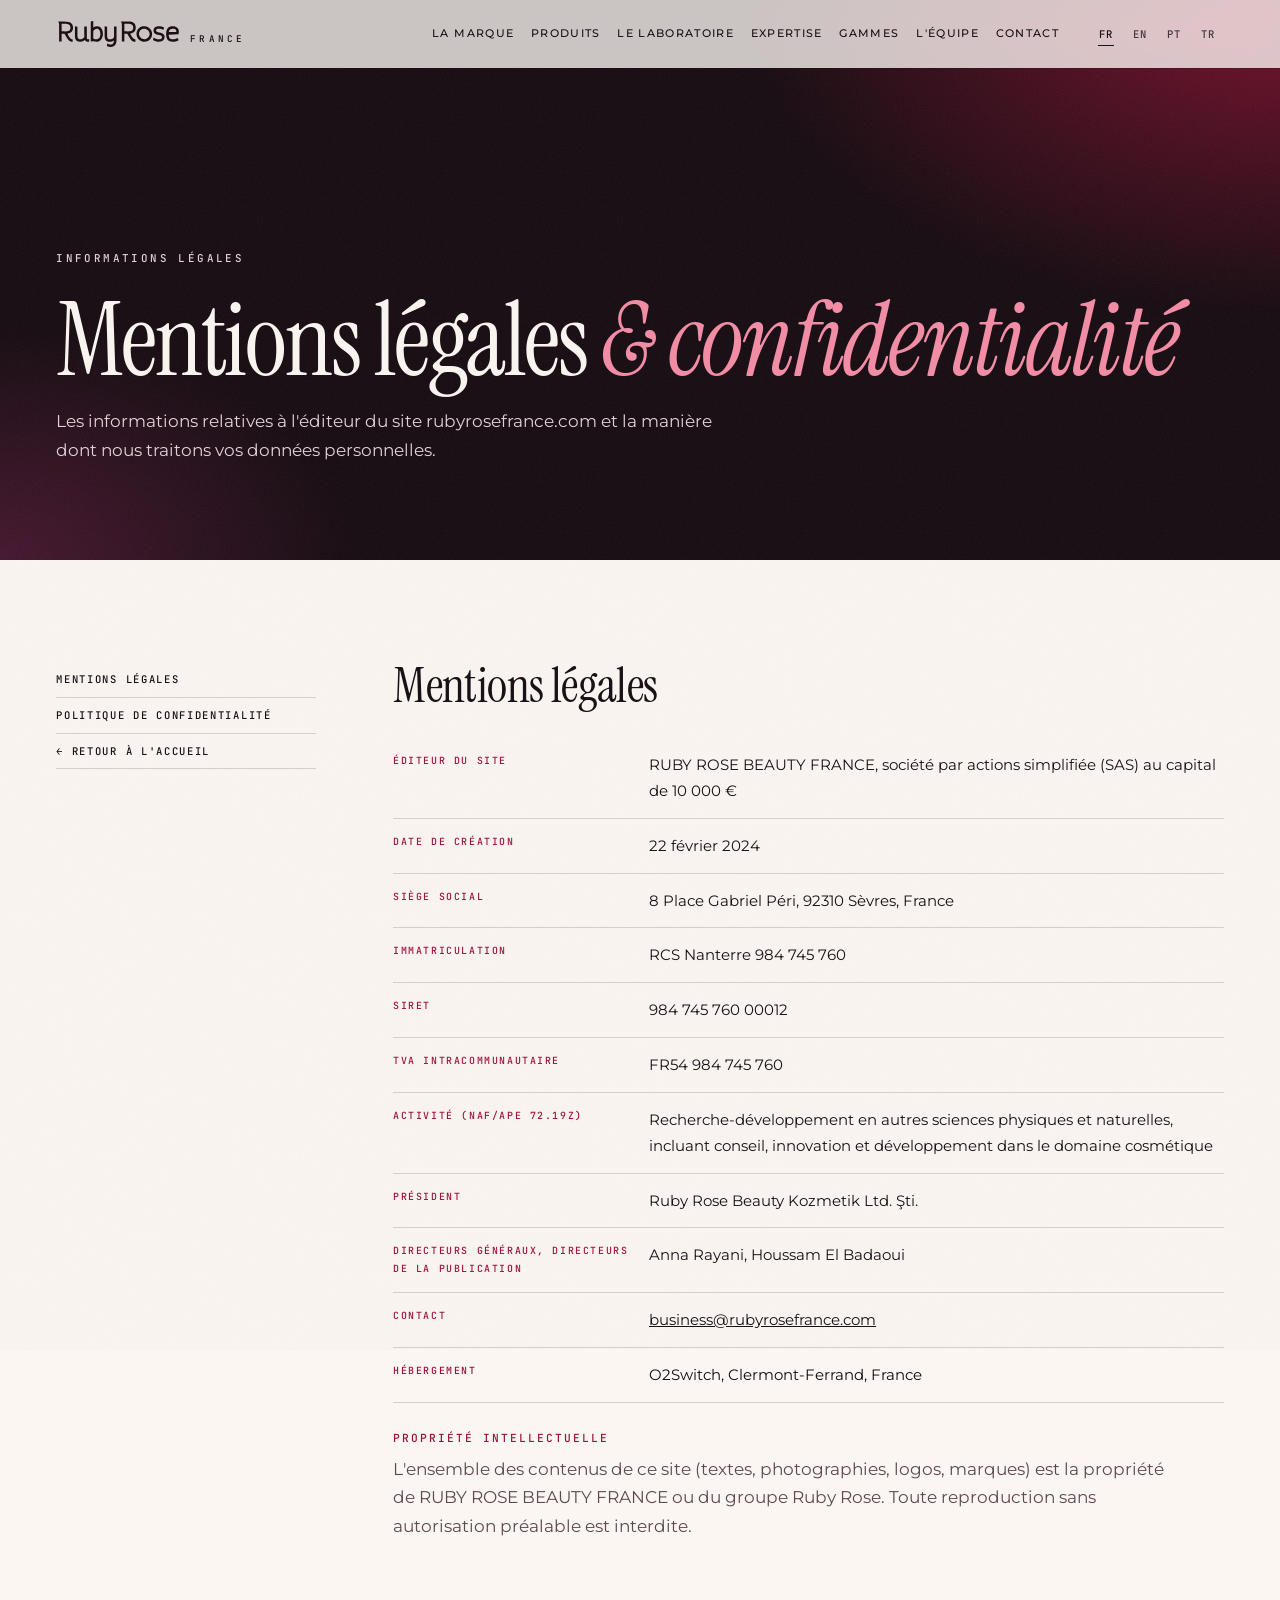
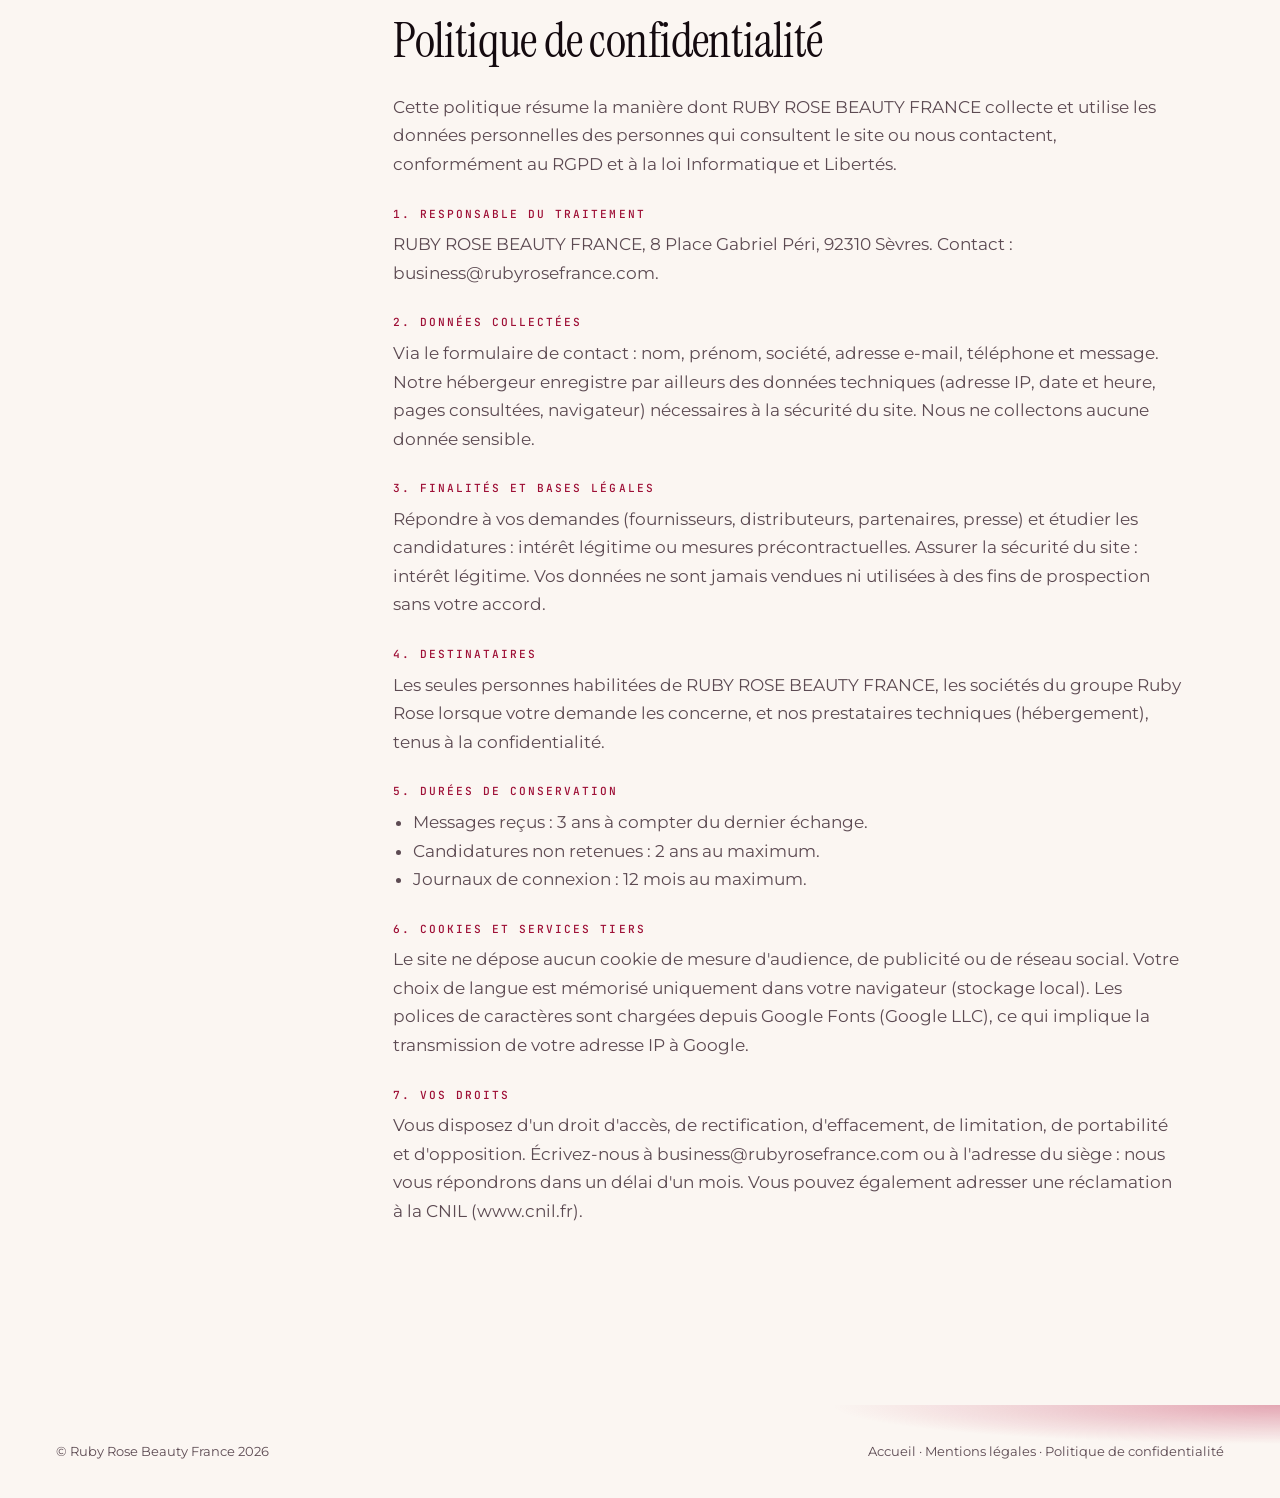
<file: rubyrose-site/mentions-legales.html>
<!doctype html>
<html lang="fr">
<head>
<meta charset="utf-8">
<meta name="viewport" content="width=device-width, initial-scale=1">
<title data-i18n="lg.metaTitle">Mentions légales &amp; confidentialité — Ruby Rose France</title>
<meta name="description" data-i18n-attr="content:lg.metaDesc" content="Mentions légales et politique de confidentialité de RUBY ROSE BEAUTY FRANCE SAS, 8 Place Gabriel Péri, 92310 Sèvres.">
<meta name="theme-color" content="#140A0F">
<link rel="icon" type="image/png" href="assets/img/favicon.png">
<link rel="preconnect" href="https://fonts.googleapis.com">
<link rel="preconnect" href="https://fonts.gstatic.com" crossorigin>
<link rel="stylesheet" href="https://fonts.googleapis.com/css2?family=Instrument+Serif:ital@0;1&amp;family=JetBrains+Mono:wght@400;500&amp;family=Montserrat:wght@400;500;600;700&amp;display=swap">
<link rel="stylesheet" href="assets/css/style.css">
<script>document.documentElement.classList.add('js','is-loaded')</script>
<script defer src="assets/js/main.js"></script>
<script defer src="assets/js/fx.js"></script>
</head>
<body class="page-legal">
<a class="skip" href="#main" data-i18n="ui.skip">Aller au contenu</a>
<div class="progress" aria-hidden="true"><span></span></div>

<header class="nav is-solid" id="nav">
  <div class="nav__inner">
    <a class="nav__logo" href="index.html" aria-label="Ruby Rose France — accueil" data-i18n-attr="aria-label:ui.home">
      <span class="logo" aria-hidden="true"></span><span class="nav__fr">France</span>
    </a>
    <nav class="nav__links" aria-label="Navigation principale" data-i18n-attr="aria-label:ui.mainnav">
      <ul>
        <li><a href="index.html#marque" data-i18n="nav.brand">La marque</a></li>
        <li><a href="index.html#produits" data-i18n="nav.products">Produits</a></li>
        <li><a href="index.html#laboratoire" data-i18n="nav.lab">Le laboratoire</a></li>
        <li><a href="index.html#expertise" data-i18n="nav.expertise">Expertise</a></li>
        <li><a href="index.html#classic" data-i18n="nav.ranges">Gammes</a></li>
        <li><a href="index.html#equipe" data-i18n="nav.team">L'équipe</a></li>
        <li><a href="index.html#contact" data-i18n="nav.contact">Contact</a></li>
      </ul>
    </nav>
    <div class="nav__tools">
      <div class="lang" role="group" aria-label="Langue" data-i18n-attr="aria-label:ui.lang">
        <button type="button" data-lang="fr" aria-pressed="true" lang="fr">FR</button>
        <button type="button" data-lang="en" aria-pressed="false" lang="en">EN</button>
        <button type="button" data-lang="pt" aria-pressed="false" lang="pt">PT</button>
        <button type="button" data-lang="tr" aria-pressed="false" lang="tr">TR</button>
      </div>
      <a class="btn btn--sm nav__cta" href="index.html#contact"><span data-i18n="nav.cta">Demander un échantillon</span></a>
      <button class="burger" type="button" aria-expanded="false" aria-controls="menu" aria-label="Ouvrir le menu" data-i18n-attr="aria-label:ui.open"><span></span><span></span></button>
    </div>
  </div>
</header>

<div class="menu" id="menu" aria-label="Menu" role="dialog" aria-modal="true">
  <div class="menu__inner">
    <ol class="menu__links">
      <li><a href="index.html#marque"><small>01</small><span data-i18n="nav.brand">La marque</span></a></li>
      <li><a href="index.html#produits"><small>02</small><span data-i18n="nav.products">Produits</span></a></li>
      <li><a href="index.html#laboratoire"><small>03</small><span data-i18n="nav.lab">Le laboratoire</span></a></li>
      <li><a href="index.html#expertise"><small>04</small><span data-i18n="nav.expertise">Expertise</span></a></li>
      <li><a href="index.html#classic"><small>05</small><span data-i18n="nav.ranges">Gammes</span></a></li>
      <li><a href="index.html#equipe"><small>06</small><span data-i18n="nav.team">L'équipe</span></a></li>
      <li><a href="index.html#contact"><small>07</small><span data-i18n="nav.contact">Contact</span></a></li>
    </ol>
    <div class="menu__foot">
      <div class="lang lang--menu" role="group" aria-label="Langue" data-i18n-attr="aria-label:ui.lang">
        <button type="button" data-lang="fr" aria-pressed="true" lang="fr">FR</button>
        <button type="button" data-lang="en" aria-pressed="false" lang="en">EN</button>
        <button type="button" data-lang="pt" aria-pressed="false" lang="pt">PT</button>
        <button type="button" data-lang="tr" aria-pressed="false" lang="tr">TR</button>
      </div>
      <p class="menu__addr">8 Place Gabriel Péri, 92310 Sèvres<br><a href="mailto:business@rubyrosefrance.com">business@rubyrosefrance.com</a></p>
    </div>
  </div>
</div>

<main id="main">
  <section class="legal-hero" aria-labelledby="lg-title">
    <div class="container">
      <p class="eyebrow mono" data-i18n="lg.eyebrow">Informations légales</p>
      <h1 class="h2" id="lg-title" data-i18n="lg.title" data-split="lines">Mentions légales <em>&amp; confidentialité</em></h1>
      <p data-i18n="lg.intro">Les informations relatives à l'éditeur du site rubyrosefrance.com et la manière dont nous traitons vos données personnelles.</p>
    </div>
  </section>

  <div class="container legal">
    <nav class="legal__toc" aria-label="Sommaire" data-i18n-attr="aria-label:lg.toc">
      <a href="#mentions" data-i18n="lg.s1">Mentions légales</a>
      <a href="#confidentialite" data-i18n="lg.s2">Politique de confidentialité</a>
      <a href="index.html" data-i18n="lg.back">← Retour à l'accueil</a>
    </nav>
    <div class="legal__body">
      <section id="mentions" aria-labelledby="h-mentions">
        <h2 class="h3" id="h-mentions" data-i18n="lg.s1">Mentions légales</h2>
        <dl class="legal-dl">
          <div><dt data-i18n="lg.k.publisher">Éditeur du site</dt><dd data-i18n="lg.v.publisher">RUBY ROSE BEAUTY FRANCE, société par actions simplifiée (SAS) au capital de 10 000 €</dd></div>
          <div><dt data-i18n="lg.k.created">Date de création</dt><dd data-i18n="lg.v.created">22 février 2024</dd></div>
          <div><dt data-i18n="lg.k.hq">Siège social</dt><dd>8 Place Gabriel Péri, 92310 Sèvres, France</dd></div>
          <div><dt data-i18n="lg.k.rcs">Immatriculation</dt><dd data-i18n="lg.v.rcs">RCS Nanterre 984 745 760</dd></div>
          <div><dt>SIRET</dt><dd>984 745 760 00012</dd></div>
          <div><dt data-i18n="lg.k.vat">TVA intracommunautaire</dt><dd>FR54 984 745 760</dd></div>
          <div><dt data-i18n="lg.k.naf">Activité (NAF/APE 72.19Z)</dt><dd data-i18n="lg.v.naf">Recherche-développement en autres sciences physiques et naturelles, incluant conseil, innovation et développement dans le domaine cosmétique</dd></div>
          <div><dt data-i18n="lg.k.pres">Président</dt><dd>Ruby Rose Beauty Kozmetik Ltd. Şti.</dd></div>
          <div><dt data-i18n="lg.k.dir">Directeurs généraux, directeurs de la publication</dt><dd>Anna Rayani, Houssam El Badaoui</dd></div>
          <div><dt data-i18n="lg.k.contact">Contact</dt><dd><a href="mailto:business@rubyrosefrance.com">business@rubyrosefrance.com</a></dd></div>
          <div><dt data-i18n="lg.k.host">Hébergement</dt><dd>O2Switch, Clermont-Ferrand, France</dd></div>
        </dl>
        <h3 data-i18n="lg.ip.t">Propriété intellectuelle</h3>
        <p data-i18n="lg.ip">L'ensemble des contenus de ce site (textes, photographies, logos, marques) est la propriété de RUBY ROSE BEAUTY FRANCE ou du groupe Ruby Rose. Toute reproduction sans autorisation préalable est interdite.</p>
      </section>

      <section id="confidentialite" aria-labelledby="h-privacy">
        <h2 class="h3" id="h-privacy" data-i18n="lg.s2">Politique de confidentialité</h2>
        <p data-i18n="lg.p.intro">Cette politique résume la manière dont RUBY ROSE BEAUTY FRANCE collecte et utilise les données personnelles des personnes qui consultent le site ou nous contactent, conformément au RGPD et à la loi Informatique et Libertés.</p>
        <h3 data-i18n="lg.p1.t">1. Responsable du traitement</h3>
        <p data-i18n="lg.p1">RUBY ROSE BEAUTY FRANCE, 8 Place Gabriel Péri, 92310 Sèvres. Contact&nbsp;: business@rubyrosefrance.com.</p>
        <h3 data-i18n="lg.p2.t">2. Données collectées</h3>
        <p data-i18n="lg.p2">Via le formulaire de contact&nbsp;: nom, prénom, société, adresse e-mail, téléphone et message. Notre hébergeur enregistre par ailleurs des données techniques (adresse IP, date et heure, pages consultées, navigateur) nécessaires à la sécurité du site. Nous ne collectons aucune donnée sensible.</p>
        <h3 data-i18n="lg.p3.t">3. Finalités et bases légales</h3>
        <p data-i18n="lg.p3">Répondre à vos demandes (fournisseurs, distributeurs, partenaires, presse) et étudier les candidatures&nbsp;: intérêt légitime ou mesures précontractuelles. Assurer la sécurité du site&nbsp;: intérêt légitime. Vos données ne sont jamais vendues ni utilisées à des fins de prospection sans votre accord.</p>
        <h3 data-i18n="lg.p4.t">4. Destinataires</h3>
        <p data-i18n="lg.p4">Les seules personnes habilitées de RUBY ROSE BEAUTY FRANCE, les sociétés du groupe Ruby Rose lorsque votre demande les concerne, et nos prestataires techniques (hébergement), tenus à la confidentialité.</p>
        <h3 data-i18n="lg.p5.t">5. Durées de conservation</h3>
        <ul>
          <li data-i18n="lg.p5a">Messages reçus&nbsp;: 3 ans à compter du dernier échange.</li>
          <li data-i18n="lg.p5b">Candidatures non retenues&nbsp;: 2 ans au maximum.</li>
          <li data-i18n="lg.p5c">Journaux de connexion&nbsp;: 12 mois au maximum.</li>
        </ul>
        <h3 data-i18n="lg.p6.t">6. Cookies et services tiers</h3>
        <p data-i18n="lg.p6">Le site ne dépose aucun cookie de mesure d'audience, de publicité ou de réseau social. Votre choix de langue est mémorisé uniquement dans votre navigateur (stockage local). Les polices de caractères sont chargées depuis Google Fonts (Google LLC), ce qui implique la transmission de votre adresse IP à Google.</p>
        <h3 data-i18n="lg.p7.t">7. Vos droits</h3>
        <p data-i18n="lg.p7">Vous disposez d'un droit d'accès, de rectification, d'effacement, de limitation, de portabilité et d'opposition. Écrivez-nous à business@rubyrosefrance.com ou à l'adresse du siège&nbsp;: nous vous répondrons dans un délai d'un mois. Vous pouvez également adresser une réclamation à la CNIL (www.cnil.fr).</p>
      </section>
    </div>
  </div>
</main>

<footer class="footer footer--min">
  <div class="container">
    <div class="footer__legal">
      <p>© Ruby Rose Beauty France 2026</p>
      <p><a href="index.html" data-i18n="lg.home">Accueil</a> · <a href="#mentions" data-i18n="ft.legal">Mentions légales</a> · <a href="#confidentialite" data-i18n="ct.privacy">Politique de confidentialité</a></p>
    </div>
  </div>
</footer>

<script type="application/json" id="i18n">
{"fr":{"ui.close":"Fermer le menu"},"en":{"ui.skip":"Skip to content","ui.home":"Ruby Rose France — home","ui.mainnav":"Main navigation","ui.lang":"Language","ui.open":"Open menu","ui.close":"Close menu","nav.brand":"The brand","nav.lab":"The laboratory","nav.expertise":"Expertise","nav.ranges":"Ranges","nav.team":"The team","nav.contact":"Contact","nav.cta":"Request a sample","ft.legal":"Legal notice","ct.privacy":"Privacy policy","lg.metaTitle":"Legal notice & privacy — Ruby Rose France","lg.metaDesc":"Legal notice and privacy policy of RUBY ROSE BEAUTY FRANCE SAS, 8 Place Gabriel Péri, 92310 Sèvres, France.","lg.eyebrow":"Legal information","lg.title":"Legal notice <em>&amp; privacy<\/em>","lg.intro":"Information about the publisher of rubyrosefrance.com and how we process your personal data.","lg.toc":"Contents","lg.s1":"Legal notice","lg.s2":"Privacy policy","lg.back":"← Back to home","lg.home":"Home","lg.k.publisher":"Website publisher","lg.v.publisher":"RUBY ROSE BEAUTY FRANCE, simplified joint-stock company (SAS) with share capital of €10,000","lg.k.created":"Date of incorporation","lg.v.created":"22 February 2024","lg.k.hq":"Registered office","lg.k.rcs":"Registration","lg.v.rcs":"Nanterre Trade and Companies Register (RCS) 984 745 760","lg.k.vat":"EU VAT number","lg.k.naf":"Activity (NAF/APE 72.19Z)","lg.v.naf":"Research and development in other physical and natural sciences, including consulting, innovation and development in the cosmetics field","lg.k.pres":"President","lg.k.dir":"Managing directors, publication directors","lg.k.contact":"Contact","lg.k.host":"Hosting","lg.ip.t":"Intellectual property","lg.ip":"All content on this website (texts, photographs, logos, trademarks) is the property of RUBY ROSE BEAUTY FRANCE or the Ruby Rose group. Any reproduction without prior authorisation is prohibited.","lg.p.intro":"This policy summarises how RUBY ROSE BEAUTY FRANCE collects and uses the personal data of people who visit the website or contact us, in accordance with the GDPR and the French Data Protection Act.","lg.p1.t":"1. Data controller","lg.p1":"RUBY ROSE BEAUTY FRANCE, 8 Place Gabriel Péri, 92310 Sèvres, France. Contact: business@rubyrosefrance.com.","lg.p2.t":"2. Data collected","lg.p2":"Through the contact form: last name, first name, company, email address, phone number and message. Our host also records technical data (IP address, date and time, pages viewed, browser) needed for website security. We do not collect any sensitive data.","lg.p3.t":"3. Purposes and legal bases","lg.p3":"Answering your enquiries (suppliers, distributors, partners, press) and reviewing applications: legitimate interest or pre-contractual measures. Keeping the website secure: legitimate interest. Your data is never sold or used for marketing without your consent.","lg.p4.t":"4. Recipients","lg.p4":"Only authorised staff of RUBY ROSE BEAUTY FRANCE, Ruby Rose group companies when your enquiry concerns them, and our technical service providers (hosting), all bound by confidentiality.","lg.p5.t":"5. Retention periods","lg.p5a":"Messages received: 3 years from our last exchange.","lg.p5b":"Unsuccessful applications: 2 years maximum.","lg.p5c":"Connection logs: 12 months maximum.","lg.p6.t":"6. Cookies and third-party services","lg.p6":"The website sets no analytics, advertising or social-media cookies. Your language choice is stored only in your browser (local storage). Fonts are loaded from Google Fonts (Google LLC), which means your IP address is sent to Google.","lg.p7.t":"7. Your rights","lg.p7":"You have the right to access, rectify, erase, restrict, port and object to the processing of your data. Write to us at business@rubyrosefrance.com or at our registered office: we will reply within one month. You may also lodge a complaint with the CNIL (www.cnil.fr).","nav.products":"Products"},"pt":{"ui.skip":"Ir para o conteúdo","ui.home":"Ruby Rose France — início","ui.mainnav":"Navegação principal","ui.lang":"Idioma","ui.open":"Abrir o menu","ui.close":"Fechar o menu","nav.brand":"A marca","nav.lab":"O laboratório","nav.expertise":"Expertise","nav.ranges":"Linhas","nav.team":"A equipe","nav.contact":"Contato","nav.cta":"Solicitar uma amostra","ft.legal":"Aviso legal","ct.privacy":"Política de privacidade","lg.metaTitle":"Aviso legal e privacidade — Ruby Rose France","lg.metaDesc":"Aviso legal e política de privacidade da RUBY ROSE BEAUTY FRANCE SAS, 8 Place Gabriel Péri, 92310 Sèvres, França.","lg.eyebrow":"Informações legais","lg.title":"Aviso legal <em>&amp; privacidade<\/em>","lg.intro":"Informações sobre o editor do site rubyrosefrance.com e sobre como tratamos seus dados pessoais.","lg.toc":"Sumário","lg.s1":"Aviso legal","lg.s2":"Política de privacidade","lg.back":"← Voltar ao início","lg.home":"Início","lg.k.publisher":"Editor do site","lg.v.publisher":"RUBY ROSE BEAUTY FRANCE, sociedade por ações simplificada (SAS) com capital social de 10.000 €","lg.k.created":"Data de constituição","lg.v.created":"22 de fevereiro de 2024","lg.k.hq":"Sede social","lg.k.rcs":"Registro","lg.v.rcs":"RCS de Nanterre 984 745 760","lg.k.vat":"IVA intracomunitário","lg.k.naf":"Atividade (NAF/APE 72.19Z)","lg.v.naf":"Pesquisa e desenvolvimento em outras ciências físicas e naturais, incluindo consultoria, inovação e desenvolvimento na área cosmética","lg.k.pres":"Presidente","lg.k.dir":"Diretores-gerais, diretores de publicação","lg.k.contact":"Contato","lg.k.host":"Hospedagem","lg.ip.t":"Propriedade intelectual","lg.ip":"Todo o conteúdo deste site (textos, fotografias, logotipos, marcas) é de propriedade da RUBY ROSE BEAUTY FRANCE ou do grupo Ruby Rose. É proibida qualquer reprodução sem autorização prévia.","lg.p.intro":"Esta política resume como a RUBY ROSE BEAUTY FRANCE coleta e utiliza os dados pessoais das pessoas que visitam o site ou entram em contato conosco, em conformidade com o RGPD e a lei francesa de proteção de dados.","lg.p1.t":"1. Controlador dos dados","lg.p1":"RUBY ROSE BEAUTY FRANCE, 8 Place Gabriel Péri, 92310 Sèvres, França. Contato: business@rubyrosefrance.com.","lg.p2.t":"2. Dados coletados","lg.p2":"Pelo formulário de contato: sobrenome, nome, empresa, e-mail, telefone e mensagem. Nosso provedor de hospedagem também registra dados técnicos (endereço IP, data e hora, páginas visitadas, navegador) necessários à segurança do site. Não coletamos nenhum dado sensível.","lg.p3.t":"3. Finalidades e bases legais","lg.p3":"Responder às suas solicitações (fornecedores, distribuidores, parceiros, imprensa) e analisar candidaturas: interesse legítimo ou medidas pré-contratuais. Garantir a segurança do site: interesse legítimo. Seus dados nunca são vendidos nem usados para prospecção sem o seu consentimento.","lg.p4.t":"4. Destinatários","lg.p4":"Apenas as pessoas autorizadas da RUBY ROSE BEAUTY FRANCE, as empresas do grupo Ruby Rose quando a sua solicitação lhes disser respeito e nossos prestadores técnicos (hospedagem), sujeitos à confidencialidade.","lg.p5.t":"5. Prazos de conservação","lg.p5a":"Mensagens recebidas: 3 anos a partir da última troca.","lg.p5b":"Candidaturas não selecionadas: no máximo 2 anos.","lg.p5c":"Registros de conexão: no máximo 12 meses.","lg.p6.t":"6. Cookies e serviços de terceiros","lg.p6":"O site não utiliza cookies de medição de audiência, publicidade ou redes sociais. Sua escolha de idioma fica salva apenas no seu navegador (armazenamento local). As fontes são carregadas do Google Fonts (Google LLC), o que implica o envio do seu endereço IP ao Google.","lg.p7.t":"7. Seus direitos","lg.p7":"Você tem direito de acesso, retificação, exclusão, limitação, portabilidade e oposição. Escreva para business@rubyrosefrance.com ou para o endereço da sede: responderemos em até um mês. Você também pode apresentar uma reclamação à CNIL (www.cnil.fr).","nav.products":"Produtos"},"tr":{"ui.skip":"İçeriğe geç","ui.home":"Ruby Rose France — ana sayfa","ui.mainnav":"Ana gezinme","ui.lang":"Dil","ui.open":"Menüyü aç","ui.close":"Menüyü kapat","nav.brand":"Marka","nav.lab":"Laboratuvar","nav.expertise":"Uzmanlık","nav.ranges":"Seriler","nav.team":"Ekip","nav.contact":"İletişim","nav.cta":"Numune talep edin","ft.legal":"Yasal bildirim","ct.privacy":"Gizlilik politikası","lg.metaTitle":"Yasal bildirim ve gizlilik — Ruby Rose France","lg.metaDesc":"RUBY ROSE BEAUTY FRANCE SAS’ın yasal bildirimi ve gizlilik politikası, 8 Place Gabriel Péri, 92310 Sèvres, Fransa.","lg.eyebrow":"Yasal bilgiler","lg.title":"Yasal bildirim <em>ve gizlilik<\/em>","lg.intro":"rubyrosefrance.com sitesinin yayıncısına ilişkin bilgiler ve kişisel verilerinizi nasıl işlediğimiz.","lg.toc":"İçindekiler","lg.s1":"Yasal bildirim","lg.s2":"Gizlilik politikası","lg.back":"← Ana sayfaya dön","lg.home":"Ana sayfa","lg.k.publisher":"Site yayıncısı","lg.v.publisher":"RUBY ROSE BEAUTY FRANCE, 10.000 € sermayeli basitleştirilmiş anonim şirket (SAS)","lg.k.created":"Kuruluş tarihi","lg.v.created":"22 Şubat 2024","lg.k.hq":"Merkez adresi","lg.k.rcs":"Ticaret sicili","lg.v.rcs":"Nanterre Ticaret ve Şirketler Sicili (RCS) 984 745 760","lg.k.vat":"AB KDV numarası","lg.k.naf":"Faaliyet (NAF/APE 72.19Z)","lg.v.naf":"Kozmetik alanında danışmanlık, inovasyon ve geliştirme dahil olmak üzere diğer fizik ve doğa bilimlerinde araştırma-geliştirme","lg.k.pres":"Başkan","lg.k.dir":"Genel müdürler, yayın sorumluları","lg.k.contact":"İletişim","lg.k.host":"Barındırma","lg.ip.t":"Fikrî mülkiyet","lg.ip":"Bu sitedeki tüm içerikler (metinler, fotoğraflar, logolar, markalar) RUBY ROSE BEAUTY FRANCE’a veya Ruby Rose grubuna aittir. Önceden izin alınmadan çoğaltılması yasaktır.","lg.p.intro":"Bu politika, RUBY ROSE BEAUTY FRANCE’ın siteyi ziyaret eden veya bizimle iletişime geçen kişilerin kişisel verilerini GDPR ve Fransız Bilişim ve Özgürlükler Kanunu uyarınca nasıl topladığını ve kullandığını özetler.","lg.p1.t":"1. Veri sorumlusu","lg.p1":"RUBY ROSE BEAUTY FRANCE, 8 Place Gabriel Péri, 92310 Sèvres, Fransa. İletişim: business@rubyrosefrance.com.","lg.p2.t":"2. Toplanan veriler","lg.p2":"İletişim formu aracılığıyla: soyadı, adı, şirket, e-posta adresi, telefon numarası ve mesaj. Barındırma sağlayıcımız ayrıca site güvenliği için gerekli teknik verileri (IP adresi, tarih ve saat, görüntülenen sayfalar, tarayıcı) kaydeder. Hiçbir hassas veri toplamıyoruz.","lg.p3.t":"3. Amaçlar ve hukuki dayanaklar","lg.p3":"Taleplerinize (tedarikçiler, distribütörler, iş ortakları, basın) yanıt vermek ve iş başvurularını değerlendirmek: meşru menfaat veya sözleşme öncesi tedbirler. Site güvenliğini sağlamak: meşru menfaat. Verileriniz asla satılmaz ve onayınız olmadan pazarlama amacıyla kullanılmaz.","lg.p4.t":"4. Alıcılar","lg.p4":"Yalnızca RUBY ROSE BEAUTY FRANCE’ın yetkili personeli, talebiniz kendilerini ilgilendirdiğinde Ruby Rose grubu şirketleri ve gizlilik yükümlülüğü altındaki teknik hizmet sağlayıcılarımız (barındırma).","lg.p5.t":"5. Saklama süreleri","lg.p5a":"Alınan mesajlar: son yazışmadan itibaren 3 yıl.","lg.p5b":"Olumsuz sonuçlanan başvurular: en fazla 2 yıl.","lg.p5c":"Bağlantı kayıtları: en fazla 12 ay.","lg.p6.t":"6. Çerezler ve üçüncü taraf hizmetleri","lg.p6":"Site hiçbir ölçümleme, reklam veya sosyal medya çerezi kullanmaz. Dil tercihiniz yalnızca tarayıcınızda (yerel depolama) saklanır. Yazı tipleri Google Fonts’tan (Google LLC) yüklenir; bu, IP adresinizin Google’a iletilmesi anlamına gelir.","lg.p7.t":"7. Haklarınız","lg.p7":"Verilerinize erişim, düzeltme, silme, işlemeyi kısıtlama, taşınabilirlik ve itiraz haklarına sahipsiniz. Bize business@rubyrosefrance.com adresinden veya merkez adresimizden yazın: bir ay içinde yanıt vereceğiz. Ayrıca CNIL’e (www.cnil.fr) şikâyette bulunabilirsiniz.","nav.products":"Ürünler"}}
</script>
</body>
</html>
</file>
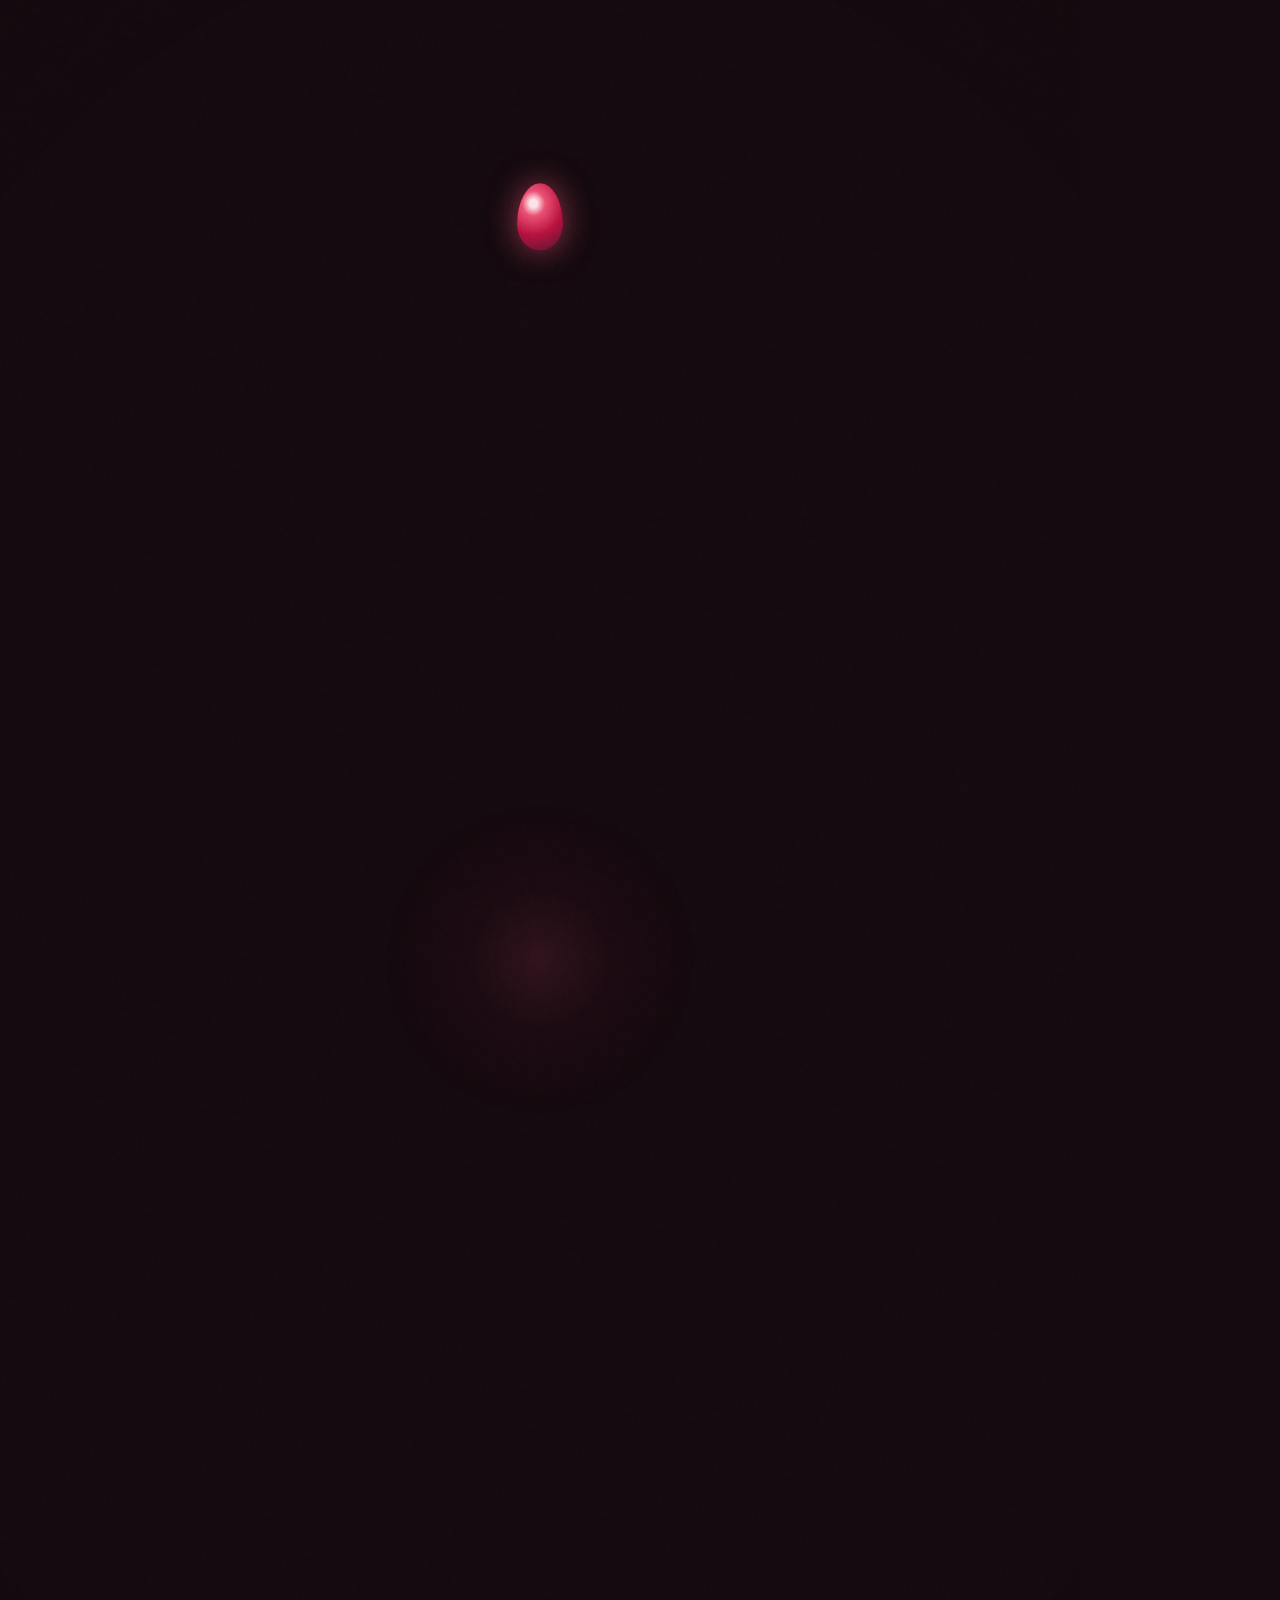
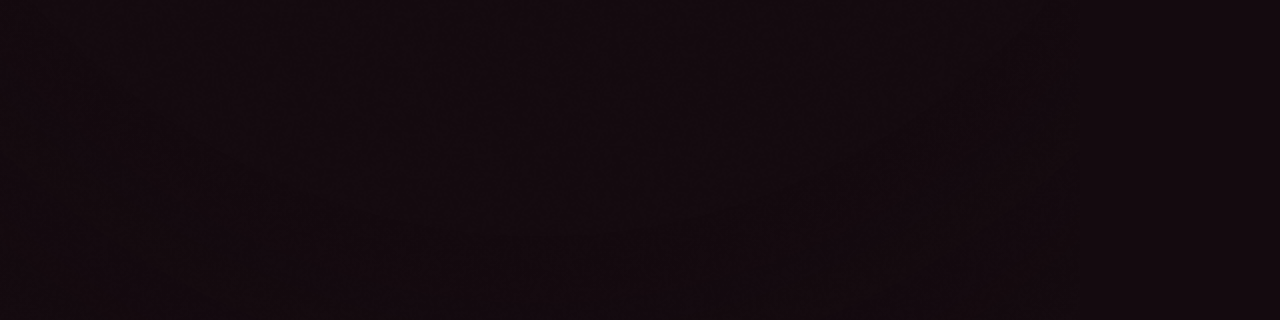
<file: rubyrose-site/video/src/scene.html>
<!doctype html>
<html lang="fr">
<head>
<meta charset="utf-8">
<meta name="viewport" content="width=1080,height=1920">
<title>Ruby Rose France — story 9:16</title>
<link rel="stylesheet" href="fonts.css">
<style>
:root{
  --night:#140A0F;--plum:#4A1631;--ruby:#B8123F;--rose:#EA5174;--blush:#F7D9DF;--ivory:#FBF6F2;--gold:#D9B072;--hl:#F17C98;
  --serif:"Instrument Serif","Times New Roman",Georgia,serif;
  --sans:Montserrat,"Helvetica Neue",Arial,sans-serif;
  --mono:"JetBrains Mono",ui-monospace,Menlo,Consolas,monospace;
}
*,*::before,*::after{box-sizing:border-box;transition:none!important;animation:none!important}
html,body{margin:0;width:1080px;height:1920px;overflow:hidden;background:var(--night)}
body{color:var(--ivory);font:400 28px/1.4 var(--sans);-webkit-font-smoothing:antialiased;text-rendering:geometricPrecision}
#stage{position:relative;width:1080px;height:1920px;overflow:hidden;background:var(--night);isolation:isolate}
#gl{position:absolute;left:0;top:0;width:1080px;height:1920px;display:block}
.layer{position:absolute;inset:0;pointer-events:none}
.abs{position:absolute;left:0;top:0;transform-origin:50% 50%}
.c{translate:-50% -50%}
.lc{translate:0 -50%}
.rt{translate:-100% 0}
.ct{translate:-50% 0}
.serif{font-family:var(--serif);font-weight:400;letter-spacing:-.02em}
.serif em,.em{font-style:italic;color:var(--hl)}
.mono{font-family:var(--mono);font-weight:500;text-transform:uppercase;letter-spacing:.22em;font-size:22px;line-height:1.4}
.sans-up{font-family:var(--sans);font-weight:600;text-transform:uppercase;letter-spacing:.2em;font-size:28px;line-height:1.3}
.nowrap{white-space:nowrap}
.ln{display:block;overflow:clip;overflow-clip-margin:.08em;padding:0 .12em .16em 0;margin:0 0 -.16em 0;white-space:nowrap}
.li{display:inline-block;transform-origin:0 100%;will-change:transform}
/* products */
.prod{will-change:transform,opacity}
.prod .clip{position:absolute;inset:0;overflow:hidden}
.prod img{position:absolute;top:0;display:block;max-width:none}
.prod .sheen{position:absolute;top:0;display:block;background:linear-gradient(104deg,rgba(255,244,238,0) 0%,rgba(255,244,238,0) 40%,rgba(255,244,238,.78) 50%,rgba(255,244,238,0) 60%,rgba(255,244,238,0) 100%);background-size:260% 100%;background-repeat:no-repeat;mix-blend-mode:screen;-webkit-mask-repeat:no-repeat;mask-repeat:no-repeat;opacity:0}
.prod .csh{position:absolute;left:50%;bottom:-2.5%;width:96%;height:7%;translate:-50% 0;background:radial-gradient(closest-side,rgba(6,2,4,.62),rgba(6,2,4,0));}
.dark .prod{filter:drop-shadow(0 34px 38px rgba(6,2,4,.55))}
.light .prod{filter:drop-shadow(0 26px 30px rgba(52,10,28,.50))}
.light .prod .csh{background:radial-gradient(closest-side,rgba(74,22,49,.38),rgba(74,22,49,0))}
.chip{position:absolute;left:0;top:0;border-radius:50%;translate:-50% -50%;box-shadow:inset -6px -8px 14px rgba(0,0,0,.22),inset 5px 6px 10px rgba(255,255,255,.28),0 6px 14px rgba(0,0,0,.35)}
.hair{position:absolute;height:1px;background:rgba(251,246,242,.35);transform-origin:0 50%}
.hair.gold{background:var(--gold)}
.dot{position:absolute;width:12px;height:12px;border-radius:50%;background:var(--gold);translate:-50% -50%;box-shadow:0 0 18px rgba(217,176,114,.8)}
#grain{position:absolute;inset:0;width:1080px;height:1920px;mix-blend-mode:overlay;opacity:.06;pointer-events:none;image-rendering:auto}
#vig{position:absolute;inset:0;background:radial-gradient(130% 90% at 50% 46%,rgba(20,10,15,0) 55%,rgba(20,10,15,.55) 100%);pointer-events:none}
#fade{position:absolute;inset:0;background:var(--night);opacity:0;pointer-events:none}
.odo{display:inline-block;height:1em;overflow:hidden;vertical-align:top;line-height:1em}
.odo i{display:block;font-style:normal;line-height:1em;height:1em;will-change:transform}
.odo i b{display:block;height:1em;font-weight:400}
.eyebrow{display:flex;align-items:center;gap:20px;color:var(--rose)}
.eyebrow .bar{display:inline-block;width:56px;height:1px;background:var(--gold)}
</style>
</head>
<body>
<div id="stage">
  <canvas id="gl" width="720" height="1280"></canvas>
  <div id="L" class="layer"></div>
  <div id="vig"></div>
  <div id="chrome" class="layer"></div>
  <canvas id="grain" width="540" height="960"></canvas>
  <div id="fade"></div>
</div>
<script>
'use strict';
/* =========================================================
   Ruby Rose France — 9:16 story. Deterministic: every pixel
   is a pure function of the seek time t (window.__seek(t)).
   ========================================================= */
const Q = new URLSearchParams(location.search);
const LANG = (Q.get('lang') || window.__LANG || 'fr') === 'tr' ? 'tr' : 'fr';
document.documentElement.lang = LANG;
const DUR = 25;
const IMG = '../../assets/img/';
/* shade manifest of the Classic range (name + hex per shade), read synchronously so the build is deterministic */
window.__MAN = (() => { const x = new XMLHttpRequest(); x.open('GET', IMG + 'classic/manifest.json', false); x.send(); return JSON.parse(x.responseText); })();

/* ---------- copy (FR default, TR second version; all strings taken from the site) ---------- */
const COPY = {
  fr: {
    badge: '#FormuléEnFrance · Laboratoire R&D · Sèvres · ',
    lab: ['Laboratoire', 'de formulation', '<em>cosmétique</em>'],
    place: 'Sèvres <span style="color:var(--gold)">·</span> Paris',
    tag: 'Formulé en France',
    eb: ['Le laboratoire', 'Teint', 'Joues', 'Lèvres', 'Yeux', 'Ruby Rose en chiffres'],
    teintN: 'teintes', daily: 'Fond de teint Daily Skin',
    cp: 'Correcteur <span class="em" style="color:var(--gold)">·</span> Poudre', cpSub: 'Blur Me · Light Filter',
    blushSub: 'Blush On Me',
    lips: 'Gloss <span class="em" style="color:var(--ruby)">·</span> Rouge à lèvres',
    lumenSub: 'Lumen · Gloss à lèvres de la ligne Wonder', moodSub: 'Mood · Rouge à lèvres liquide',
    eyes: 'Mascara', eyesSub: 'Volume &amp; courbe',
    figs: ['pays de distribution', 'références maquillage', 'produits vendus chaque année'],
    claim: ['La <em>French Touch</em>', 'pour de nouveaux', 'horizons de beauté'],
  },
  tr: {
    badge: '#FormuléEnFrance · Ar-Ge laboratuvarı · Sèvres · ',
    lab: ['Kozmetik', 'formülasyon', '<em>laboratuvarı</em>'],
    place: 'Sèvres <span style="color:var(--gold)">·</span> Paris',
    tag: 'Fransa’da formüle edildi',
    eb: ['Laboratuvar', 'Ten', 'Yanaklar', 'Dudaklar', 'Gözler', 'Rakamlarla Ruby Rose'],
    teintN: 'ton', daily: '<span lang="en">Daily Skin</span> fondöten',
    cp: 'Kapatıcı <span class="em" style="color:var(--gold)">·</span> Pudra', cpSub: 'Blur Me · Light Filter',
    blushSub: 'Blush On Me',
    lips: 'Gloss <span class="em" style="color:var(--ruby)">·</span> Ruj',
    lumenSub: '<span lang="en">Lumen · Wonder</span> serisinden dudak parlatıcısı', moodSub: '<span lang="en">Mood</span> · Likit ruj',
    eyes: 'Maskara', eyesSub: 'Hacim ve kıvrım',
    figs: ['ülkede dağıtım', 'makyaj referansı', 'ürün her yıl satılıyor'],
    claim: ['Yeni güzellik', 'ufukları için', '<em>Fransız</em> dokunuşu'],
  }
}[LANG];

/* ---------- tiny deterministic toolkit ---------- */
const stage = document.getElementById('stage'), L = document.getElementById('L'), CH = document.getElementById('chrome');
const E = (tag, cls, par, html) => { const e = document.createElement(tag); if (cls) e.className = cls; if (html != null) e.innerHTML = html; (par || L).appendChild(e); return e; };
const cl = (x, a = 0, b = 1) => x < a ? a : x > b ? b : x;
const pr = (t, a, b) => cl((t - a) / (b - a));
const mix = (a, b, k) => a + (b - a) * k;
const eo3 = k => 1 - Math.pow(1 - k, 3), eo5 = k => 1 - Math.pow(1 - k, 5);
const eexp = k => k >= 1 ? 1 : 1 - Math.pow(2, -10 * k);
const ei3 = k => k * k * k, ei2 = k => k * k;
const eio = k => k < .5 ? 4 * k * k * k : 1 - Math.pow(-2 * k + 2, 3) / 2;
const eback = k => { const c1 = 1.25, c3 = c1 + 1; return 1 + c3 * Math.pow(k - 1, 3) + c1 * Math.pow(k - 1, 2); };
/* window factor: rises over [a,a+fi], falls over [b-fo,b] */
const win = (t, a, b, fi = .3, fo = .3) => Math.min(pr(t, a, a + fi), 1 - pr(t, b - fo, b));
function T(el, x, y, s = 1, r = 0, o = 1, f) {
  el.style.transform = 'translate(' + x.toFixed(2) + 'px,' + y.toFixed(2) + 'px) rotate(' + r.toFixed(3) + 'deg) scale(' + (+s).toFixed(4) + ')';
  el.style.opacity = o.toFixed(4);
  el.style.visibility = o <= 0.002 ? 'hidden' : 'visible';
  if (f !== undefined) el.style.filter = f;
}
function show(el, o) { el.style.opacity = o.toFixed(4); el.style.visibility = o <= 0.002 ? 'hidden' : 'visible'; }
/* seeded PRNG (mulberry32) for any "random" layout */
function rng(seed) { return () => { seed |= 0; seed = seed + 0x6D2B79F5 | 0; let t = Math.imul(seed ^ seed >>> 15, 1 | seed); t = t + Math.imul(t ^ t >>> 7, 61 | t) ^ t; return ((t ^ t >>> 14) >>> 0) / 4294967296; }; }

/* text helpers: masked lines (site .w/.wi reveal) and fit-to-width */
function lines(par, cls, arr, style) {
  const b = E('div', 'abs ' + cls, par); if (style) b.style.cssText += style;
  b._li = arr.map(h => { const ln = E('span', 'ln', b); return E('span', 'li', ln, h); });
  return b;
}
function revealLines(b, t, t0, stag = .08, dur = .62, tOut = null, outDur = .3) {
  b._li.forEach((li, i) => {
    const k = eo5(pr(t, t0 + i * stag, t0 + i * stag + dur));
    let y = (1 - k) * 140, r = (1 - k) * 4;
    if (tOut != null) { const ko = ei3(pr(t, tOut + i * .04, tOut + i * .04 + outDur)); y -= ko * 140; }
    li.style.transform = 'translateY(' + y.toFixed(2) + '%) rotate(' + r.toFixed(3) + 'deg)';
  });
}
const FITS = [];
function fit(el, maxW) { FITS.push([el, maxW]); return el; }
function runFits() {
  FITS.forEach(([el, maxW]) => {
    const cs = getComputedStyle(el); let fs = parseFloat(cs.fontSize);
    const prevT = el.style.transform; el.style.transform = 'none';
    const meas = () => { let w = 0; const kids = el.querySelectorAll('.li'); if (kids.length) kids.forEach(k => { w = Math.max(w, k.getBoundingClientRect().width); }); else w = el.getBoundingClientRect().width; return w; };
    let guard = 0;
    while (meas() > maxW && guard++ < 60) { fs *= .97; el.style.fontSize = fs.toFixed(2) + 'px'; }
    el.style.transform = prevT;
  });
}

/* product cut-outs: soft drop shadow, contact shadow, masked light sweep */
const NAT = {
  'blush-on-me-pink-thrill': [791, 794], 'concealer-blur-me-l35': [213, 892], 'concealer-blur-me-md100': [213, 893],
  'foundation-daily-skin-d150': [313, 906], 'foundation-daily-skin-l20': [314, 906], 'foundation-daily-skin-m60': [313, 906],
  'gloss-lumen-clear': [439, 760], 'gloss-lumen-glorious': [417, 760], 'gloss-lumen-lux': [416, 745], 'gloss-lumen-shining': [422, 750], 'gloss-lumen-star': [428, 760],
  'highlighter-baked-glowing-rules': [649, 743], 'lipstick-mood-desire': [355, 946], 'lipstick-mood-romance': [351, 955], 'lipstick-mood-wish': [353, 945],
  'mascara-cat-eye': [156, 904], 'mascara-curve-volume': [156, 909], 'mascara-epic-lashes': [183, 902], 'mascara-feels-stunning': [183, 902],
  'mascara-glass': [551, 938], 'mascara-length-definition': [156, 909], 'mascara-tropico-power-volume': [139, 976],
  'powder-baked-filter-pb60': [845, 914], 'powder-glass-gpd20': [679, 888], 'powder-light-filter-p25': [543, 667], 'powder-light-filter-p5': [543, 667],
};
const IMGS = [];
function prod(par, name, h, o = {}) {
  const [nw, nh] = NAT[name], sc = h / nh, crop = (o.crop || 0) * sc, iw = nw * sc;
  const w = iw - crop;
  const el = E('div', 'abs c prod', par); el.style.width = w.toFixed(1) + 'px'; el.style.height = h + 'px';
  if (o.csh !== false) E('i', 'csh', el);
  const clip = E('div', 'clip', el);
  const src = IMG + 'products/' + name + '.webp';
  const im = E('img', '', clip); im.src = src; im.style.width = iw.toFixed(1) + 'px'; im.style.height = h + 'px'; im.style.left = (-crop).toFixed(1) + 'px';
  IMGS.push(im);
  if (o.backing) { const bk = E('img', '', clip); bk.src = src; IMGS.push(bk); bk.style.cssText += `width:${iw.toFixed(1)}px;height:${h}px;left:${(-crop).toFixed(1)}px;filter:brightness(0) invert(1);opacity:${o.backing}`; clip.insertBefore(bk, im); }
  const sh = E('i', 'sheen', clip);
  sh.style.left = (-crop).toFixed(1) + 'px'; sh.style.width = iw.toFixed(1) + 'px'; sh.style.height = h + 'px';
  sh.style.webkitMaskImage = sh.style.maskImage = 'url(' + src + ')';
  sh.style.webkitMaskSize = sh.style.maskSize = iw.toFixed(1) + 'px ' + h + 'px';
  return { el, w, h, sweep(k, a = 1) { sh.style.backgroundPosition = mix(118, -18, k).toFixed(2) + '% 0'; sh.style.opacity = (k > 0 && k < 1 ? a : 0).toFixed(3); } };
}
function img(par, path, w, cls = 'abs c') { const i = E('img', cls, par); i.src = IMG + path; i.style.width = w + 'px'; IMGS.push(i); return i; }

/* =========================================================
   BACKGROUND · liquid pigment (fbm domain warp from the site's hero shader)
   ========================================================= */
const GL = (() => {
  const cv = document.getElementById('gl');
  const gl = cv.getContext('webgl', { antialias: false, alpha: false, depth: false, preserveDrawingBuffer: true });
  gl.getExtension('OES_standard_derivatives');
  const FS = `#extension GL_OES_standard_derivatives : enable
precision highp float;
uniform vec2 uR,uC;uniform float uT,uAmt,uB,uRing,uSw,uVein,uSpec,uVig,uSeed;
uniform vec3 c0,c1,c2,c3,c4;
vec2 hh(vec2 p){p=vec2(dot(p,vec2(127.1,311.7)),dot(p,vec2(269.5,183.3)));return fract(sin(p)*43758.5453)*2.-1.;}
float gn(vec2 p){vec2 i=floor(p),f=fract(p),u=f*f*(3.-2.*f);return mix(mix(dot(hh(i),f),dot(hh(i+vec2(1.,0.)),f-vec2(1.,0.)),u.x),mix(dot(hh(i+vec2(0.,1.)),f-vec2(0.,1.)),dot(hh(i+1.),f-1.),u.x),u.y);}
float fbm(vec2 p){float s=0.,a=.5;mat2 m=mat2(1.6,1.2,-1.2,1.6);for(int i=0;i<5;i++){s+=a*gn(p);p=m*p;a*=.5;}return s;}
void main(){
vec2 uv=gl_FragCoord.xy/uR;float as=uR.x/uR.y;
vec2 p=vec2(uv.x*as,uv.y);vec2 cc=vec2(uC.x*as,uC.y);vec2 d=p-cc;float dl=length(d);
float k=exp(-dl*dl*5.);float an=k*uSw;float cs=cos(an),sn=sin(an);
p=cc+mat2(cs,sn,-sn,cs)*d*(1.-k*.12*min(uSw,3.)/3.);
float t=uT*.085;vec2 P=p*1.55+vec2(uSeed,uSeed*.37);
vec2 q=vec2(fbm(P+vec2(0.,t)),fbm(P+vec2(5.2,1.3)-t*.8));
vec2 r=vec2(fbm(P+3.2*q+vec2(1.7,9.2)+t*1.3),fbm(P+3.2*q+vec2(8.3,2.8)-t));
float v=clamp(fbm(P+3.4*r)*1.3+.5,0.,1.);
vec3 col=mix(c0,c1,smoothstep(.05,.38,v));col=mix(col,c2,smoothstep(.36,.62,v));col=mix(col,c3,smoothstep(.62,.86,v));col=mix(col,c4,smoothstep(.87,1.,v)*.65);
float ln=length(r);col=mix(col,c0,smoothstep(.5,.95,ln)*.4);
float vein=abs(fract(v*5.+ln*1.6)-.5);col+=vec3(.851,.69,.447)*smoothstep(.035,0.,vein)*uVein*smoothstep(.3,.8,v);
vec2 X=P+3.4*r;float e=1.55/uR.y;float v0=fbm(X);
vec3 n=normalize(vec3(-vec2(fbm(X+vec2(e,0.))-v0,fbm(X+vec2(0.,e))-v0)*1.3*uR.y*.2,1.));
col+=pow(max(dot(n,normalize(vec3(-.5,.6,.62))),0.),22.)*uSpec*1.4*vec3(1.,.93,.95)*smoothstep(.15,.6,v);
col*=1.-uVig*smoothstep(.45,1.2,length((uv-vec2(.5,.48))*vec2(as,1.)));
float edge=dl+fbm(d*4.+uSeed)*.09;
float m=smoothstep(uB,uB-.10,edge);
vec3 bg=vec3(.078,.039,.059);
col=mix(bg,col,m*uAmt);
col+=mix(c3,c4,.45)*exp(-abs(edge-uB)*22.)*uRing;
gl_FragColor=vec4(col,1.);}`;
  const VS = 'attribute vec2 a;void main(){gl_Position=vec4(a,0.,1.);}';
  const sh = (ty, src) => { const s = gl.createShader(ty); gl.shaderSource(s, src); gl.compileShader(s); if (!gl.getShaderParameter(s, gl.COMPILE_STATUS)) throw new Error(gl.getShaderInfoLog(s)); return s; };
  const p = gl.createProgram(); gl.attachShader(p, sh(gl.VERTEX_SHADER, VS)); gl.attachShader(p, sh(gl.FRAGMENT_SHADER, FS)); gl.linkProgram(p); gl.useProgram(p);
  const b = gl.createBuffer(); gl.bindBuffer(gl.ARRAY_BUFFER, b); gl.bufferData(gl.ARRAY_BUFFER, new Float32Array([-1, -1, 3, -1, -1, 3]), gl.STATIC_DRAW);
  const loc = gl.getAttribLocation(p, 'a'); gl.enableVertexAttribArray(loc); gl.vertexAttribPointer(loc, 2, gl.FLOAT, false, 0, 0);
  const U = {}; ['uR', 'uC', 'uT', 'uAmt', 'uB', 'uRing', 'uSw', 'uVein', 'uSpec', 'uVig', 'uSeed', 'c0', 'c1', 'c2', 'c3', 'c4'].forEach(n => U[n] = gl.getUniformLocation(p, n));
  gl.viewport(0, 0, cv.width, cv.height); gl.uniform2f(U.uR, cv.width, cv.height);
  return s => {
    gl.uniform1f(U.uT, s.t); gl.uniform2f(U.uC, s.cx, s.cy); gl.uniform1f(U.uAmt, s.amt); gl.uniform1f(U.uB, s.B); gl.uniform1f(U.uRing, s.ring);
    gl.uniform1f(U.uSw, s.sw); gl.uniform1f(U.uVein, s.vein); gl.uniform1f(U.uSpec, s.spec); gl.uniform1f(U.uVig, s.vig); gl.uniform1f(U.uSeed, s.seed);
    for (let i = 0; i < 5; i++) gl.uniform3fv(U['c' + i], s.pal[i]);
    gl.drawArrays(gl.TRIANGLES, 0, 3);
  };
})();
const hex = h => [1, 3, 5].map(i => parseInt(h.substr(i, 2), 16) / 255);
const PAL = {
  ruby:  { pal: ['#140A0F', '#4A1631', '#B8123F', '#EA5174', '#F7D9DF'].map(hex), vein: .22, spec: .42, vig: .32 },
  shade: { pal: ['#1A0D0B', '#4A2A20', '#9C6448', '#D6A07B', '#F7E3D3'].map(hex), vein: .18, spec: .40, vig: .36 },
  cheek: { pal: ['#1E0914', '#4A1631', '#A3164A', '#EA5174', '#F7D9DF'].map(hex), vein: .20, spec: .45, vig: .34 },
  light: { pal: ['#A3264B', '#C4406A', '#DD6A8A', '#EFA0B4', '#F7D9DF'].map(hex), vein: .16, spec: .38, vig: .22 },
  ink:   { pal: ['#0C0609', '#1E0E16', '#3E1A2C', '#6E3A4E', '#D9B072'].map(hex), vein: .55, spec: .30, vig: .40 },
  plum:  { pal: ['#1A0712', '#4A1631', '#6E1E48', '#A82C5E', '#E79AB1'].map(hex), vein: .25, spec: .36, vig: .36 },
};
/* scene palettes + pigment amount; cross-fades are centred on the cuts */
const BG = [
  [0, 'ruby', .95], [2.5, 'ruby', .62], [5, 'shade', .80], [7.5, 'shade', .70], [9, 'cheek', .85], [12, 'light', 1], [16, 'ink', 1], [19, 'plum', .9], [22, 'ruby', .72],
];
function bgState(t) {
  let i = 0; while (i < BG.length - 1 && t >= BG[i + 1][0] - .12) i++;
  const cur = BG[i], prev = BG[Math.max(0, i - 1)];
  const k = i === 0 ? 1 : eio(pr(t, cur[0] - .12, cur[0] + .16));
  const A = PAL[prev[1]], B = PAL[cur[1]];
  const s = {
    pal: A.pal.map((c, j) => c.map((v, n) => mix(v, B.pal[j][n], k))),
    amt: mix(prev[2], cur[2], k), vein: mix(A.vein, B.vein, k), spec: mix(A.spec, B.spec, k), vig: mix(A.vig, B.vig, k),
    t: t * 1.35 + 14, cx: .5, cy: .5, B: 9, ring: 0, sw: 1.2, seed: 0,
  };
  /* scene 1: the drop lands at (540,960) and blooms */
  const kb = pr(t, .5, 2.1);
  if (t < 2.3) {
    s.B = t < .5 ? 0 : mix(.02, 1.9, eo3(kb));
    s.ring = t < .5 ? 0 : (1 - eo3(kb)) * 1.3;
    s.sw = t < .5 ? 0 : mix(7, 1.4, eo3(pr(t, .5, 1.9)));
  }
  /* each cut gives the liquid a little swirl kick (ties picture to the pulse) */
  [2.5, 5, 7.5, 9, 12, 14, 16, 19, 22].forEach(c => { const d = t - c; if (d > -.05 && d < 1.2) s.sw += 2.2 * Math.exp(-d * 3.2) * cl((d + .05) * 20); });
  /* end: fade pigment out */
  s.amt *= 1 - eio(pr(t, 24.3, 25));
  return s;
}

/* =========================================================
   GRAIN · seeded noise frames (no Math.random)
   ========================================================= */
const GR = (() => {
  const cv = document.getElementById('grain');
  if (Q.get('gres')) { cv.width = 1080 / +Q.get('gres'); cv.height = 1920 / +Q.get('gres'); }
  if (Q.get('grain')) cv.style.opacity = Q.get('grain');
  const g = cv.getContext('2d');
  const frames = [], R = rng(1337);
  for (let f = 0; f < 8; f++) {
    const id = g.createImageData(cv.width, cv.height), d = id.data;
    for (let i = 0; i < d.length; i += 4) { const v = (R() * 0.7 + R() * 0.3) * 255; d[i] = d[i + 1] = d[i + 2] = v; d[i + 3] = 255; }
    frames.push(id);
  }
  let last = -1;
  const GFPS = +(Q.get('gfps') || 12);
  return t => { const f = Math.floor(t * GFPS) % 8; if (f !== last) { g.putImageData(frames[f], 0, 0); last = f; } };
})();

/* =========================================================
   CHROME · data-sheet eyebrow (site .eyebrow .num + gold rule)
   ========================================================= */
const chrome = (() => {
  const eb = E('div', 'abs mono eyebrow nowrap', CH); eb.style.left = '72px'; eb.style.top = '236px';
  const num = E('span', '', eb), bar = E('span', 'bar', eb), lab = E('span', '', eb);
  const idx = E('div', 'abs mono nowrap', CH); idx.lang = 'en'; idx.style.cssText += 'left:1008px;top:236px;translate:-100% 0;color:rgba(251,246,242,.6)';
  const SC = [[2.5, 5, 0], [5, 9, 1], [9, 12, 2], [12, 16, 3], [16, 19, 4], [19, 22, 5]];
  return t => {
    let cur = null; SC.forEach(s => { if (t >= s[0] - .05 && t < s[1] - .05) cur = s; });
    if (!cur) { show(eb, 0); show(idx, 0); return; }
    const o = win(t, cur[0], cur[1], .3, .25);
    const light = cur[2] === 3;
    num.textContent = String(cur[2] + 1).padStart(2, '0');
    lab.textContent = COPY.eb[cur[2]];
    eb.style.color = light ? '#140A0F' : '#EA5174';
    idx.textContent = 'Ruby Rose France';
    idx.style.color = light ? 'rgba(20,10,15,.6)' : 'rgba(251,246,242,.62)';
    bar.style.transform = 'scaleX(' + eo3(pr(t, cur[0], cur[0] + .5)).toFixed(3) + ')'; bar.style.transformOrigin = '0 50%';
    T(eb, 0, (1 - eo3(pr(t, cur[0], cur[0] + .4))) * 14, 1, 0, o);
    T(idx, 0, 0, 1, 0, o);
  };
})();

const SCENES = [];
function scene(a, b, build) { const lay = E('div', 'layer dark', L); const up = build(lay); SCENES.push({ a, b, lay, up }); return lay; }

/* =========================================================
   1 · 0.0–2.5  drop → bloom → RR monogram → wordmark
   ========================================================= */
scene(0, 2.62, lay => {
  const glow = E('div', 'abs c', lay); glow.style.cssText += 'width:900px;height:900px;border-radius:50%;background:radial-gradient(closest-side,rgba(234,81,116,.55),rgba(184,18,63,.2) 45%,rgba(20,10,15,0))';
  const drop = E('div', 'abs c', lay); drop.style.cssText += 'width:46px;height:62px;border-radius:50% 50% 50% 50%/62% 62% 40% 40%;background:radial-gradient(circle at 36% 30%,#FBE3E9 0 7%,#EA5174 22%,#B8123F 55%,#4A1631 100%);box-shadow:0 0 30px rgba(234,81,116,.6)';
  const R1 = rng(7);
  const drops = Array.from({ length: 9 }, (_, i) => { const d = E('div', 'abs c', lay); const s = 8 + R1() * 12; d.style.cssText += `width:${s}px;height:${s}px;border-radius:50%;background:radial-gradient(circle at 35% 30%,#F7D9DF,#EA5174 40%,#B8123F)`; return { d, a: -Math.PI * (.12 + .76 * (i / 8)) + (R1() - .5) * .2, v: 520 + R1() * 380 }; });
  const rings = [0, 1, 2].map(() => { const r = E('div', 'abs c', lay); r.style.cssText += 'width:200px;height:200px;border-radius:50%;border:1.5px solid rgba(247,217,223,.7)'; return r; });
  const shade = E('div', 'abs c', lay); shade.style.cssText += 'width:1300px;height:1500px;border-radius:50%;background:radial-gradient(closest-side,rgba(20,10,15,.62),rgba(20,10,15,.25) 60%,rgba(20,10,15,0))';
  const grp = E('div', 'abs', lay); grp.style.cssText += 'width:1080px;height:1920px;transform-origin:540px 860px';
  const NS = 'http://www.w3.org/2000/svg';
  const svgWrap = E('div', 'abs c', grp); svgWrap.style.cssText += 'width:620px;height:620px';
  svgWrap.innerHTML = `<svg viewBox="-310 -310 620 620" width="620" height="620" style="overflow:visible">
    <circle id="ring" r="214" fill="none" stroke="#D9B072" stroke-width="1.6" transform="rotate(-90)"/>
    <circle id="ring2" r="300" fill="none" stroke="rgba(251,246,242,.22)" stroke-width="1" transform="rotate(90)"/>
    <g id="bt" font-family="JetBrains Mono" font-weight="500" font-size="21" fill="#F7D9DF" text-anchor="middle"></g>
    <text id="rr" x="-6" y="96" text-anchor="middle" font-family="Instrument Serif" font-style="italic" font-size="300" letter-spacing="-18" fill="#FBF6F2" fill-opacity="0" stroke="#FBF6F2" stroke-width="2.2" stroke-dasharray="1400" stroke-dashoffset="1400">RR</text>
  </svg>`;
  const svg = svgWrap.firstElementChild, ring = svg.querySelector('#ring'), ring2 = svg.querySelector('#ring2'), rr = svg.querySelector('#rr'), bt = svg.querySelector('#bt');
  /* circular badge (site .hero__badge): one glyph per angle, no textPath */
  const BCH = [...(COPY.badge + COPY.badge)];
  BCH.forEach((ch, i) => { const g = document.createElementNS(NS, 'text'); g.textContent = ch; g.setAttribute('transform', 'rotate(' + (i * 360 / BCH.length).toFixed(3) + ') translate(0,-254)'); bt.appendChild(g); });
  const RL = 2 * Math.PI * 214, RL2 = 2 * Math.PI * 300;
  ring.setAttribute('stroke-dasharray', RL + ' ' + RL); ring2.setAttribute('stroke-dasharray', RL2 + ' ' + RL2);
  const logo = img(grp, 'logo-white.svg', 600);
  const fr = E('div', 'abs c sans-up nowrap', grp, 'France'); fr.style.cssText += 'font-size:34px;color:#F7D9DF';
  return t => {
    /* anticipation glow + falling drop */
    T(glow, 540, 960, mix(.35, 1, eo3(pr(t, 0, .5))) * (1 + .4 * eo3(pr(t, .5, 1.3))), 0, Math.min(.25 + pr(t, 0, .4) * .5, 1 - pr(t, .8, 1.5)));
    const kf = pr(t, -.12, .5);
    T(drop, 540, mix(170, 960, ei2(kf)), 1, 0, t < .5 ? 1 : 0);
    drop.style.scale = '1 ' + (1 + .45 * kf).toFixed(3);
    drops.forEach(o => { const d = t - .5; if (d < 0 || d > .9) { show(o.d, 0); return; } T(o.d, 540 + Math.cos(o.a) * o.v * d, 960 + Math.sin(o.a) * o.v * d + 900 * d * d, 1 - d, 0, 1 - d / .9); });
    rings.forEach((r, i) => { const k = pr(t, .5 + i * .12, 1.6 + i * .2); T(r, 540, 960, .1 + eo3(k) * (5.5 + i * 1.5), 0, k > 0 && k < 1 ? (1 - k) * .8 : 0); });
    show(shade, pr(t, .9, 1.6)); T(shade, 540, 880, 1, 0, pr(t, .9, 1.6) * (1 - pr(t, 2.38, 2.62)));
    /* monogram */
    rr.setAttribute('stroke-dashoffset', (1400 * (1 - eio(pr(t, .78, 1.62)))).toFixed(1));
    rr.setAttribute('fill-opacity', eo3(pr(t, 1.32, 1.8)).toFixed(3));
    rr.setAttribute('stroke-opacity', (1 - .6 * pr(t, 1.5, 1.9)).toFixed(3));
    ring.setAttribute('stroke-dashoffset', (RL * (1 - eio(pr(t, .9, 1.7)))).toFixed(1));
    ring2.setAttribute('stroke-dashoffset', (RL2 * (1 - eio(pr(t, 1.0, 1.9)))).toFixed(1));
    bt.setAttribute('transform', 'rotate(' + (-40 + t * 14).toFixed(2) + ')'); bt.style.opacity = eo3(pr(t, 1.2, 1.8)).toFixed(3);
    T(svgWrap, 540, 760, mix(.9, 1, eo5(pr(t, .75, 1.9))), 0, pr(t, .74, .9));
    /* wordmark: clip wipe + rise */
    const kl = eo5(pr(t, 1.45, 2.15));
    logo.style.clipPath = 'inset(-10% ' + ((1 - kl) * 100).toFixed(2) + '% -10% 0)';
    T(logo, 540, 1126 + (1 - kl) * 26, 1, 0, pr(t, 1.45, 1.6));
    const kf2 = eo5(pr(t, 1.75, 2.35));
    fr.style.letterSpacing = mix(1.3, .62, kf2).toFixed(3) + 'em'; fr.style.marginRight = '-.62em';
    T(fr, 540 + 10, 1236, 1, 0, kf2);
    /* exit: push through to scene 2 */
    const ke = ei3(pr(t, 2.36, 2.6));
    grp.style.transform = 'scale(' + (1 + ke * .14).toFixed(4) + ')'; grp.style.opacity = (1 - ke).toFixed(3); grp.style.filter = ke > 0 ? 'blur(' + (ke * 10).toFixed(2) + 'px)' : 'none';
  };
});

/* =========================================================
   2 · 2.5–5.0  kinetic line · data sheet
   ========================================================= */
scene(2.4, 5.12, lay => {
  const tex = img(lay, 'texture-flatlay-cutout.webp', 380);
  tex.style.filter = 'drop-shadow(0 30px 40px rgba(6,2,4,.55))';
  const big = fit(lines(lay, 'serif', COPY.lab, 'font-size:172px;line-height:.9;color:#FBF6F2'), 936);
  const fig = E('div', 'abs mono nowrap', lay, 'Fig. 01'); fig.style.color = '#D9B072'; fig.lang = 'en';
  const tag = E('div', 'abs mono nowrap rt', lay, COPY.tag); tag.style.color = '#F7D9DF';
  const hair = E('div', 'hair', lay); hair.style.cssText += 'left:72px;width:936px;top:1010px;background:rgba(251,246,242,.45)';
  const dot = E('div', 'dot', lay);
  const place = fit(lines(lay, 'serif', ['<em style="color:#F7D9DF">' + COPY.place + '</em>'], 'font-size:150px;line-height:1'), 936);
  const coord = E('div', 'abs mono nowrap', lay, '48°49′N · 2°12′E'); coord.style.color = 'rgba(251,246,242,.7)';
  const tick = Array.from({ length: 13 }, (_, i) => { const d = E('div', 'hair', lay); d.style.cssText += `left:${72 + i * 78}px;top:${i % 4 === 0 ? 996 : 1002}px;width:1px;height:${i % 4 === 0 ? 14 : 8}px;background:rgba(251,246,242,.5)`; return d; });
  return t => {
    const out = 4.7;
    const kx = eexp(pr(t, 3.0, 3.9)), kxo = ei3(pr(t, out, out + .24));
    tex.style.clipPath = 'inset(' + ((1 - kx) * 100).toFixed(2) + '% 0 0 0)';
    T(tex, 826 + (t - 3) * 8, 1450 - (1 - kx) * 60 - (t - 3) * 14 + kxo * 200, 1 + (t - 3) * .02, -4 + (t - 3) * 2.5, (1 - kxo));
    revealLines(big, t, 2.56, .11, .7, out, .2);
    T(big, 72, 400 - eo3(pr(t, 2.5, 5)) * 30, 1, 0, 1);
    const kh = eio(pr(t, 3.25, 4.0));
    hair.style.transform = 'scaleX(' + kh.toFixed(4) + ')'; show(hair, 1 - pr(t, out, out + .25));
    T(dot, 72 + 936 * kh, 1010, 1, 0, pr(t, 3.25, 3.35) * (1 - pr(t, out, out + .2)));
    tick.forEach((d, i) => show(d, pr(t, 3.3 + i * .045, 3.4 + i * .045) * (1 - pr(t, out, out + .2))));
    const kl = eo3(pr(t, 3.5, 3.95)), ko = ei3(pr(t, out, out + .25));
    T(fig, 72, 952 + (1 - kl) * 16 - ko * 30, 1, 0, kl * (1 - ko));
    T(tag, 1008, 952 + (1 - kl) * 16 - ko * 30, 1, 0, kl * (1 - ko));
    revealLines(place, t, 3.62, .1, .7, out + .04, .2);
    T(place, 72, 1042, 1, 0, 1);
    const kc = eo3(pr(t, 4.0, 4.4));
    T(coord, 72, 1228 + (1 - kc) * 14 - ko * 30, 1, 0, kc * (1 - ko));
  };
});

/* =========================================================
   3a · 5.0–7.5  TEINT · Daily Skin + 33-shade arc + smear
   ========================================================= */
const MAN = {};
scene(4.9, 7.62, lay => {
  const head = E('div', 'abs nowrap', lay); head.style.cssText += 'display:flex;align-items:baseline;gap:26px';
  const n = E('span', 'serif', head, '33'); n.style.cssText += 'font-size:300px;line-height:.86;font-style:italic;color:#F7E3D3;font-variant-numeric:lining-nums tabular-nums;letter-spacing:-.04em';
  const w = E('span', 'serif', head, COPY.teintN); w.style.cssText += 'font-size:150px;line-height:.86;color:#FBF6F2';
  const sub = fit(E('div', 'abs sans-up nowrap', lay, COPY.daily), 936); sub.style.color = '#F7E3D3';
  const smear = img(lay, 'classic/daily-skin-m60-s.webp', 1300);
  const arc = E('div', 'abs', lay);
  const chips = (window.__MAN['daily-skin']).map((s, i, a) => { const c = E('div', 'chip', arc); c.style.cssText += `width:42px;height:42px;background:${s.hex}`; return c; });
  const l1 = E('div', 'abs mono nowrap', lay, 'L5'), l2 = E('div', 'abs mono nowrap rt', lay, 'D170');
  [l1, l2].forEach(x => { x.style.color = '#F7E3D3'; x.style.fontSize = '20px'; });
  const P = [prod(lay, 'foundation-daily-skin-l20', 700), prod(lay, 'foundation-daily-skin-d150', 700), prod(lay, 'foundation-daily-skin-m60', 790)];
  const CX = 540, CY = 1270, RA = 452, A0 = 196, A1 = 344;
  return t => {
    const out = 7.26, ko = ei3(pr(t, out, out + .22));
    /* heading */
    const kh = eo5(pr(t, 5.05, 5.6));
    T(head, 72, 300 + (1 - kh) * 60 - ko * 40, 1, 0, kh * (1 - ko));
    n.textContent = String(Math.round(mix(10, 33, eio(pr(t, 5.25, 6.15)))));
    T(sub, 76, 590 + (1 - eo3(pr(t, 5.3, 5.7))) * 20 - ko * 40, 1, 0, eo3(pr(t, 5.3, 5.7)) * (1 - ko));
    /* shade arc cascade */
    chips.forEach((c, i) => {
      const k = eback(pr(t, 5.25 + i * .028, 5.25 + i * .028 + .42));
      const a = (A0 + (A1 - A0) * i / 32 + (t - 5) * 2.2) * Math.PI / 180;
      const r = RA * mix(.55, 1, k) * (1 + ko * .2);
      T(c, CX + Math.cos(a) * r, CY + Math.sin(a) * r, cl(k, 0, 1.2), 0, cl(k * 3) * (1 - ko));
    });
    const kL = pr(t, 5.9, 6.2) * (1 - ko);
    const a0 = (A0 + (t - 5) * 2.2) * Math.PI / 180, a1 = (A1 + (t - 5) * 2.2) * Math.PI / 180;
    T(l1, CX + Math.cos(a0) * RA - 14, CY + Math.sin(a0) * RA + 34, 1, 0, kL);
    T(l2, CX + Math.cos(a1) * RA + 18, CY + Math.sin(a1) * RA + 34, 1, 0, kL);
    /* smear wipe behind the tubes */
    const ks = eio(pr(t, 5.5, 6.25));
    smear.style.clipPath = 'inset(0 ' + ((1 - ks) * 100).toFixed(2) + '% 0 0)';
    T(smear, 560 + (t - 5) * 12, 1420, 1, -4, (1 - ko));
    /* tubes slide in with parallax */
    const k0 = eexp(pr(t, 5.05, 5.85)), k1 = eexp(pr(t, 5.14, 5.94)), k2 = eexp(pr(t, 5.22, 6.02));
    const dr = (t - 5);
    T(P[0].el, mix(-260, 318, k0) - dr * 6, 1250 + Math.sin(t * 1.4) * 5 + ko * 300, 1, mix(-18, -7, k0), cl(k0 * 4) * (1 - ko));
    T(P[1].el, mix(1340, 762, k1) + dr * 6, 1250 + Math.sin(t * 1.4 + 1) * 5 + ko * 300, 1, mix(18, 7, k1), cl(k1 * 4) * (1 - ko));
    T(P[2].el, 540, mix(2400, 1182, k2) + Math.sin(t * 1.2 + 2) * 4 + ko * 340, 1 + dr * .008, 0, cl(k2 * 4) * (1 - ko));
    P.forEach((p, i) => p.sweep(pr(t, 6.25 + i * .12, 7.0 + i * .12), .95));
  };
});

/* =========================================================
   3b · 7.5–9.0  Blur Me concealer + Light Filter powder
   ========================================================= */
scene(7.4, 9.12, lay => {
  const tt = fit(lines(lay, 'serif', [COPY.cp], 'font-size:140px;line-height:.95;color:#FBF6F2'), 936);
  const sub = fit(E('div', 'abs sans-up nowrap', lay, COPY.cpSub), 936); sub.style.color = '#F7E3D3'; sub.lang = 'en';
  const lf = window.__MAN['light-filter'];
  const chips = lf.map(s => { const c = E('div', 'chip', lay); c.style.cssText += `width:46px;height:46px;background:${s.hex}`; const l = E('div', 'abs mono nowrap ct', lay, s.name); l.style.cssText += 'font-size:18px;color:rgba(251,246,242,.75)'; return [c, l]; });
  const pw = prod(lay, 'powder-light-filter-p5', 820, { csh: false });
  const c1 = prod(lay, 'concealer-blur-me-l35', 760), c2 = prod(lay, 'concealer-blur-me-md100', 680);
  return t => {
    const out = 8.76, ko = ei3(pr(t, out, out + .22));
    revealLines(tt, t, 7.52, .1, .6, out, .2); T(tt, 72, 300, 1, 0, 1);
    const ks = eo3(pr(t, 7.62, 8.0)); T(sub, 76, 470 + (1 - ks) * 16 - ko * 30, 1, 0, ks * (1 - ko));
    chips.forEach(([c, l], i) => { const k = eback(pr(t, 7.7 + i * .06, 8.1 + i * .06)); T(c, 96 + i * 104, 580, cl(k, 0, 1.2), 0, cl(k * 3) * (1 - ko)); T(l, 96 + i * 104, 616, 1, 0, cl(k) * (1 - ko)); });
    const kp = eexp(pr(t, 7.5, 8.25));
    T(pw.el, 610 + (1 - kp) * 220, 1110 + (1 - kp) * 160 - (t - 7.5) * 10 + ko * 260, mix(.82, 1, kp) + (t - 7.5) * .01, mix(22, 0, kp), cl(kp * 3) * (1 - ko));
    const ka = eexp(pr(t, 7.62, 8.35)), kb = eexp(pr(t, 7.72, 8.45));
    T(c1.el, 214, mix(2300, 1200, ka) + ko * 300, 1, mix(-20, -8, ka), cl(ka * 4) * (1 - ko));
    T(c2.el, 912, mix(2300, 1260, kb) + ko * 300, 1, mix(18, 7, kb), cl(kb * 4) * (1 - ko));
    pw.sweep(pr(t, 8.05, 8.75), .8); c1.sweep(pr(t, 8.15, 8.8)); c2.sweep(pr(t, 8.25, 8.88));
  };
});

/* =========================================================
   4 · 9.0–12.0  JOUES · Blush On Me + 18-shade ring
   ========================================================= */
scene(8.9, 12.12, lay => {
  const head = E('div', 'abs nowrap', lay); head.style.cssText += 'display:flex;align-items:baseline;gap:26px';
  const n = E('span', 'serif', head, '18'); n.style.cssText += 'font-size:300px;line-height:.86;font-style:italic;color:#F7D9DF;font-variant-numeric:lining-nums tabular-nums;letter-spacing:-.04em';
  const w = E('span', 'serif', head, COPY.teintN); w.style.cssText += 'font-size:150px;line-height:.86;color:#FBF6F2';
  const sub = E('div', 'abs sans-up nowrap', lay, COPY.blushSub); sub.style.color = '#F7D9DF'; sub.lang = 'en';
  const disc = img(lay, 'classic/blush-on-me-pink-thrill-s.webp', 930);
  const bl = window.__MAN['blush-on-me'];
  const chips = bl.map(s => { const c = E('div', 'chip', lay); c.style.cssText += `width:62px;height:62px;background:${s.hex};outline:2px solid rgba(251,246,242,.0)`; return c; });
  const cp = prod(lay, 'blush-on-me-pink-thrill', 600, { csh: false });
  const mq = E('div', 'abs mono nowrap', lay); mq.style.cssText += 'font-size:20px;color:rgba(247,217,223,.8);-webkit-mask-image:linear-gradient(90deg,transparent 0,#000 12%,#000 88%,transparent 100%);mask-image:linear-gradient(90deg,transparent 0,#000 12%,#000 88%,transparent 100%);width:936px;overflow:hidden';
  mq.lang = 'en'; const mqi = E('div', '', mq, (bl.map(s => s.name).join(' · ') + ' · ').repeat(3)); mqi.style.cssText += 'display:inline-block;white-space:nowrap';
  const tagL = E('div', 'hair gold', lay); const tagT = E('div', 'abs mono nowrap rt', lay, 'Pink Thrill'); tagT.lang = 'en'; tagT.style.cssText += 'font-size:20px;color:#D9B072';
  const CX = 540, CY = 1086, RR = 444;
  return t => {
    const out = 11.76, ko = ei3(pr(t, out, out + .22));
    const kh = eo5(pr(t, 9.05, 9.6));
    T(head, 72, 300 + (1 - kh) * 60 - ko * 40, 1, 0, kh * (1 - ko));
    n.textContent = String(Math.round(mix(2, 18, eio(pr(t, 9.3, 10.2)))));
    T(sub, 76, 590 + (1 - eo3(pr(t, 9.3, 9.7))) * 20 - ko * 40, 1, 0, eo3(pr(t, 9.3, 9.7)) * (1 - ko));
    const kd = eio(pr(t, 9.05, 9.7));
    disc.style.clipPath = 'circle(' + (kd * 50).toFixed(2) + '% at 50% 50%)';
    T(disc, CX, CY, 1 + ko * .2, (t - 9) * 9, 1 - ko);
    chips.forEach((c, i) => {
      const k = eback(pr(t, 9.35 + i * .045, 9.35 + i * .045 + .45));
      const a = (-90 + i * 20 + (t - 9) * 7) * Math.PI / 180;
      const r = RR * mix(.7, 1, cl(k)) * (1 + ko * .25);
      T(c, CX + Math.cos(a) * r, CY + Math.sin(a) * r, cl(k, 0, 1.2), 0, cl(k * 3) * (1 - ko));
    });
    const kc = eexp(pr(t, 9.12, 9.95));
    T(cp.el, CX, CY + (1 - kc) * 120, mix(.5, 1, kc) * (1 + ko * .18) + (t - 9) * .012, mix(-150, 0, kc) + Math.sin(t * 1.3) * 1.5, cl(kc * 3) * (1 - ko));
    cp.sweep(pr(t, 10.25, 11.0), .85);
    T(mq, 72, 1572, 1, 0, pr(t, 9.6, 10.0) * (1 - ko)); mqi.style.transform = 'translateX(' + (-(t - 9) * 110).toFixed(1) + 'px)';
    /* callout */
    const kt = eio(pr(t, 10.75, 11.15));
    tagL.style.cssText = tagL.style.cssText.replace(/left:[^;]+;|top:[^;]+;|width:[^;]+;/g, '');
    tagL.style.left = '742px'; tagL.style.top = '800px'; tagL.style.width = '150px'; tagL.style.transform = 'rotate(-38deg) scaleX(' + kt.toFixed(3) + ')'; show(tagL, kt * (1 - ko));
    T(tagT, 1008, 682, 1, 0, eo3(pr(t, 11.0, 11.3)) * (1 - ko));
  };
});

/* =========================================================
   5 · 12.0–16.0  LÈVRES · Lumen bar chart + drips → Mood
   ========================================================= */
const lipsLay = scene(11.9, 16.12, lay => {
  const tt = fit(lines(lay, 'serif', [COPY.lips], 'font-size:140px;line-height:.95;color:#140A0F'), 936);
  const subA = fit(E('div', 'abs sans-up nowrap', lay, COPY.lumenSub), 936), subB = fit(E('div', 'abs sans-up nowrap', lay, COPY.moodSub), 936);
  [subA, subB].forEach(s => { s.style.color = '#140A0F'; s.style.fontSize = '24px'; });
  const BASE = 1390;
  const box = E('div', 'abs', lay); box.style.cssText += `width:1080px;height:${BASE}px;overflow:hidden`;
  const G = [['clear', 228, '#D98AC8'], ['glorious', 207, '#A8705E'], ['lux', 203, '#BFD8DA'], ['shining', 211, '#8E9298'], ['star', 216, '#2E3A3C']];
  const CAP = { clear: [2, 440, 187, 315], glorious: [2, 434, 182, 311], lux: [1, 432, 178, 312], shining: [1, 434, 179, 314], star: [2, 443, 185, 315] };
  const SC = 720 / 760;
  const shads = G.map(() => { const e = E('div', 'abs c', lay); e.style.cssText += 'width:250px;height:34px;background:radial-gradient(closest-side,rgba(40,6,20,.55),rgba(40,6,20,0))'; return e; });
  lay.insertBefore(box, null);
  const tubes = G.map(g => prod(box, 'gloss-lumen-' + g[0], 720, { crop: g[1], csh: false, backing: .55 }));
  /* the magenta caps (cropped from the wand half of each packshot) close the tubes */
  const caps = G.map(g => { const c = CAP[g[0]]; const e = E('div', 'abs c prod', box); e.style.cssText += `width:${(c[2] * SC).toFixed(1)}px;height:${(c[3] * SC).toFixed(1)}px;overflow:hidden`;
    const i = E('img', '', e); i.src = IMG + 'products/gloss-lumen-' + g[0] + '.webp'; IMGS.push(i); i.style.cssText += `position:absolute;max-width:none;width:${(NAT['gloss-lumen-' + g[0]][0] * SC).toFixed(1)}px;height:720px;left:${(-c[0] * SC).toFixed(1)}px;top:${(-c[1] * SC).toFixed(1)}px`;
    const sw = E('i', 'sheen', e); sw.style.cssText += `left:0;width:100%;height:100%`; return { e, sw, h: c[3] * SC }; });
  const grid = [0, 1, 2, 3].map(i => { const g = E('div', 'hair', lay); g.style.cssText += `left:72px;width:936px;top:${BASE - 170 * (i + 1)}px;background:rgba(20,10,15,.16)`; return [g, null]; });
  const base = E('div', 'hair', lay); base.style.cssText += `left:72px;width:936px;top:${BASE}px;background:rgba(20,10,15,.7)`;
  const labs = G.map(g => { const l = E('div', 'abs mono nowrap ct', lay, g[0]); l.lang = 'en'; l.style.cssText += 'font-size:18px;color:#140A0F'; return l; });
  const drips = G.map(g => { const s = E('div', 'abs', lay); s.innerHTML = `<svg width="40" height="120" viewBox="-20 0 40 120" style="overflow:visible"><path fill="${g[2]}" stroke="rgba(20,10,15,.25)" stroke-width="1"/><circle r="9" fill="${g[2]}" stroke="rgba(20,10,15,.25)" stroke-width="1"/><ellipse rx="3" ry="5" fill="rgba(255,255,255,.75)"/></svg>`; const sv = s.firstChild; return { s, path: sv.querySelector('path'), c: sv.querySelector('circle'), hl: sv.querySelector('ellipse') }; });
  const X = [146, 343, 540, 737, 934], TOP = [1000, 915, 830, 745, 660];
  const M = [prod(lay, 'lipstick-mood-desire', 860), prod(lay, 'lipstick-mood-romance', 860), prod(lay, 'lipstick-mood-wish', 900)];
  const mlab = ['Desire', 'Romance', 'Wish'].map(n => { const l = E('div', 'abs mono nowrap ct', lay, n); l.lang = 'en'; l.style.cssText += 'font-size:18px;color:#140A0F'; return l; });
  return t => {
    const out = 15.76, ko = ei3(pr(t, out, out + .22));
    revealLines(tt, t, 12.04, .1, .6, out, .2); T(tt, 72, 300, 1, 0, 1);
    const kA = eo3(pr(t, 12.2, 12.6)) * (1 - pr(t, 13.85, 14.05)), kB = eo3(pr(t, 14.05, 14.4)) * (1 - ko);
    T(subA, 76, 462 + (1 - eo3(pr(t, 12.2, 12.6))) * 16, 1, 0, kA);
    T(subB, 76, 462 + (1 - eo3(pr(t, 14.05, 14.4))) * 16, 1, 0, kB);
    /* gloss bars rising */
    const kdn = ei3(pr(t, 13.82, 14.12));
    tubes.forEach((p, i) => {
      const k = eback(pr(t, 12.12 + i * .09, 12.82 + i * .09));
      const y = mix(BASE + 380, TOP[i] + 360, k) + kdn * 900 + Math.sin(t * 1.6 + i) * 3;
      T(p.el, X[i], y, 1, 0, cl(k * 5));
      /* cap sits on the shoulder; lifts and tilts as the tube "drips" */
      const tl = 12.92 + i * .13, kl = Math.sin(Math.PI * pr(t, tl - .1, tl + .75));
      const c = caps[i];
      T(c.e, X[i] + kl * 10, y - 360 + 205 * SC - c.h / 2 - kl * 46, 1, kl * 7, cl(k * 5));
      c.sw.style.backgroundPosition = mix(118, -18, pr(t, 13.0 + i * .08, 13.6 + i * .08)).toFixed(2) + '% 0'; c.sw.style.opacity = pr(t, 13.0 + i * .08, 13.6 + i * .08) % 1 > 0 ? .9 : 0;
      T(shads[i], X[i], BASE, 1, 0, cl(k * 2) * (1 - pr(t, 13.85, 14.05)));
      p.sweep(pr(t, 13.0 + i * .08, 13.6 + i * .08), .9);
    });
    const kb = eio(pr(t, 12.1, 12.7)) * (1 - pr(t, 13.9, 14.1));
    base.style.transform = 'scaleX(' + eio(pr(t, 12.1, 12.7)).toFixed(4) + ')'; show(base, 1 - pr(t, 13.9, 14.1));
    grid.forEach(([g, n], i) => { const k = eio(pr(t, 12.15 + i * .07, 12.65 + i * .07)) * (1 - pr(t, 13.85, 14.05)); g.style.transform = 'scaleX(' + eio(pr(t, 12.15 + i * .07, 12.65 + i * .07)).toFixed(4) + ')'; show(g, k > 0 ? 1 - pr(t, 13.85, 14.05) : 0); });
    labs.forEach((l, i) => T(l, X[i], 1508, 1, 0, eo3(pr(t, 12.5 + i * .06, 12.8 + i * .06)) * (1 - pr(t, 13.85, 14.05))));
    /* drips hang from the baseline, swell, detach, fall */
    drips.forEach((d, i) => {
      const t0 = 12.95 + i * .13, k = pr(t, t0, t0 + .55), kf = pr(t, t0 + .55, t0 + .95);
      const len = 6 + 46 * eio(k) * (1 - kf);
      const r = 5 + 6 * eo3(k);
      const by = len + kf * kf * 70;
      d.path.setAttribute('d', `M-${(r * 1.5).toFixed(1)} 0 Q-${(r * .9).toFixed(1)} 0 -${(r * .55).toFixed(1)} ${(len * .6).toFixed(1)} L${(r * .55).toFixed(1)} ${(len * .6).toFixed(1)} Q${(r * .9).toFixed(1)} 0 ${(r * 1.5).toFixed(1)} 0Z`);
      d.c.setAttribute('cy', by.toFixed(1)); d.c.setAttribute('r', r.toFixed(1));
      d.hl.setAttribute('cx', (-r * .35).toFixed(1)); d.hl.setAttribute('cy', (by - r * .3).toFixed(1));
      T(d.s, X[i] - 20, BASE, 1, 0, (t > t0 ? 1 : 0) * (1 - pr(t, t0 + .8, t0 + .95)));
    });
    /* Mood cross-fade */
    const P = [[318, 1110, -9], [762, 1110, 9], [540, 1060, 0]];
    M.forEach((p, i) => {
      const k = eo3(pr(t, 13.95 + i * .07, 14.55 + i * .07));
      const bl = (1 - k) * 14;
      T(p.el, P[i][0] + Math.sin(t * .9 + i) * 4, P[i][1] + (1 - k) * 40 + ko * 200, mix(1.1, 1, k) + (t - 14) * .01, P[i][2], k * (1 - ko));
      p.el.style.filter = bl > .1 ? `blur(${bl.toFixed(2)}px) drop-shadow(0 30px 34px rgba(74,22,49,.30))` : '';
      p.sweep(pr(t, 14.75 + i * .14, 15.45 + i * .14), .85);
    });
    mlab.forEach((l, i) => T(l, P[i][0], 1578 - (i === 2 ? 0 : 0), 1, 0, eo3(pr(t, 14.6 + i * .08, 14.9 + i * .08)) * (1 - ko)));
  };
});
lipsLay.classList.remove('dark'); lipsLay.classList.add('light');

/* =========================================================
   6 · 16.0–19.0  YEUX · mascaras fan out like lashes + lash curve
   ========================================================= */
scene(15.9, 19.12, lay => {
  const tt = fit(lines(lay, 'serif', [COPY.eyes, '<em style="color:#D9B072">' + COPY.eyesSub + '</em>'], 'font-size:200px;line-height:.92;color:#FBF6F2'), 936);
  const PX = 540, PY = 1600, H = 740;
  const svgW = E('div', 'abs', lay); svgW.style.cssText += 'width:1080px;height:1920px';
  const RA = 806, A = 46;
  const arcD = (() => { const a0 = (-90 - A) * Math.PI / 180, a1 = (-90 + A) * Math.PI / 180; return `M${PX + Math.cos(a0) * RA} ${PY + Math.sin(a0) * RA} A${RA} ${RA} 0 0 1 ${PX + Math.cos(a1) * RA} ${PY + Math.sin(a1) * RA}`; })();
  let lashes = '';
  const NL = 17;
  for (let i = 0; i < NL; i++) {
    const a = (-90 - A + 4 + (2 * A - 8) * i / (NL - 1)) * Math.PI / 180, r0 = RA + 8, r1 = RA + 40 + 14 * Math.sin(Math.PI * i / (NL - 1));
    const x0 = PX + Math.cos(a) * r0, y0 = PY + Math.sin(a) * r0, x1 = PX + Math.cos(a + .05) * r1, y1 = PY + Math.sin(a + .05) * r1;
    const mx = PX + Math.cos(a - .02) * (r0 + r1) / 2, my = PY + Math.sin(a - .02) * (r0 + r1) / 2;
    lashes += `<path class="lash" d="M${x0.toFixed(1)} ${y0.toFixed(1)} Q${mx.toFixed(1)} ${my.toFixed(1)} ${x1.toFixed(1)} ${y1.toFixed(1)}" stroke="#E8C48A" stroke-width="3.4" stroke-linecap="round" fill="none"/>`;
  }
  svgW.innerHTML = `<svg width="1080" height="1920" style="overflow:visible"><path id="arc" d="${arcD}" stroke="#E8C48A" stroke-width="3.2" fill="none" stroke-linecap="round"/>${lashes}<circle id="adot" r="7" fill="#F7D9DF"/></svg>`;
  const arc = svgW.querySelector('#arc'), adot = svgW.querySelector('#adot'), LS = [...svgW.querySelectorAll('.lash')];
  const AL = arc.getTotalLength(); arc.setAttribute('stroke-dasharray', AL + ' ' + AL);
  LS.forEach(l => { const n = l.getTotalLength(); l._n = n; l.setAttribute('stroke-dasharray', n + ' ' + n); });
  const names = ['mascara-tropico-power-volume', 'mascara-epic-lashes', 'mascara-curve-volume', 'mascara-length-definition', 'mascara-feels-stunning', 'mascara-cat-eye'];
  const ANG = [-40, -24, -8, 8, 24, 40];
  const M = names.map(n => prod(lay, n, H, { csh: false }));
  const order = [0, 5, 1, 4, 2, 3]; order.forEach((i, z) => M[i].el.style.zIndex = z);
  return t => {
    const out = 18.74, ko = ei3(pr(t, out, out + .22));
    revealLines(tt, t, 16.04, .14, .62, out, .2); T(tt, 72, 290, 1, 0, 1);
    const ku = eo5(pr(t, 16.0, 16.55));
    M.forEach((p, i) => {
      const k = eexp(pr(t, 16.2 + Math.abs(i - 2.5) * .06, 17.05 + Math.abs(i - 2.5) * .06));
      const th = (ANG[i] * k + Math.sin(t * 1.1 + i) * .6 * k) * Math.PI / 180;
      const py = PY + (1 - ku) * 700 + ko * 500;
      const cx = PX + Math.sin(th) * H / 2, cy = py - Math.cos(th) * H / 2;
      T(p.el, cx, cy, 1, th * 180 / Math.PI, cl(ku * 3) * (1 - ko));
      p.sweep(pr(t, 17.55 + i * .07, 18.2 + i * .07), .9);
    });
    const ka = eio(pr(t, 16.75, 17.55));
    arc.setAttribute('stroke-dashoffset', (AL * (1 - ka)).toFixed(1)); arc.style.opacity = 1 - ko;
    const pt = arc.getPointAtLength(AL * ka); adot.setAttribute('cx', pt.x.toFixed(1)); adot.setAttribute('cy', pt.y.toFixed(1)); adot.style.opacity = (ka > 0 && ka < 1 ? 1 : 0);
    LS.forEach((l, i) => { const k = eo3(pr(t, 16.95 + i * .045, 17.25 + i * .045)); l.setAttribute('stroke-dashoffset', (l._n * (1 - k)).toFixed(2)); l.style.opacity = 1 - ko; });
  };
});

/* =========================================================
   7 · 19.0–22.0  numbers · odometers over plum pigment
   ========================================================= */
scene(18.9, 22.12, lay => {
  const ROWS = [{ d: '40', u: '' }, { d: '500', u: '' }, { d: '20', u: 'M' }];
  const R = ROWS.map((r, ri) => {
    const top = 330 + ri * 400;
    const hair = E('div', 'hair', lay); hair.style.cssText += `left:72px;width:936px;top:${top}px;background:rgba(217,176,114,.7)`;
    const idx = E('div', 'abs mono nowrap rt', lay, '0' + (ri + 1)); idx.style.color = '#D9B072';
    const num = E('div', 'abs serif nowrap', lay); num.style.cssText += 'font-size:250px;line-height:1;color:#FBF6F2;font-variant-numeric:lining-nums tabular-nums;letter-spacing:-.03em;display:flex';
    const plus = E('span', '', num, '+'); plus.style.cssText += 'font-style:italic;color:#F17C98;margin-right:.04em';
    const cols = r.d.split('').map(ch => { const o = E('span', 'odo', num); const s = E('i', '', o); s.innerHTML = Array.from({ length: 30 }, (_, j) => '<b>' + (j % 10) + '</b>').join(''); return { s, v: +ch }; });
    let unit = null; if (r.u) { unit = E('span', '', num, r.u); unit.style.cssText += 'font-style:italic;color:#F17C98;margin-left:.04em'; }
    const lab = fit(E('div', 'abs sans-up nowrap', lay, COPY.figs[ri]), 936); lab.style.color = '#F7D9DF';
    return { top, hair, idx, num, cols, lab, unit };
  });
  return t => {
    const out = 21.76, ko = ei3(pr(t, out, out + .22));
    R.forEach((r, ri) => {
      const t0 = 19.08 + ri * .42;
      const kh = eio(pr(t, t0, t0 + .55));
      r.hair.style.transform = 'scaleX(' + kh.toFixed(4) + ')'; show(r.hair, 1 - ko);
      T(r.idx, 1008, r.top + 18, 1, 0, eo3(pr(t, t0 + .1, t0 + .4)) * (1 - ko));
      const kn = eo5(pr(t, t0 + .05, t0 + .5));
      T(r.num, 66, r.top + 28 + (1 - kn) * 40 - ko * 40, 1, 0, kn * (1 - ko));
      r.cols.forEach((c, j) => {
        const k = eo5(pr(t, t0 + .05 + j * .09, t0 + 1.25 + j * .12));
        const pos = mix(0, 20 + c.v, k);
        c.s.style.transform = 'translateY(' + (-pos).toFixed(4) + 'em)';
      });
      const kl = eo3(pr(t, t0 + .5, t0 + .85));
      T(r.lab, 76, r.top + 296 + (1 - kl) * 14 - ko * 40, 1, 0, kl * (1 - ko));
    });
  };
});

/* =========================================================
   8 · 22.0–25.0  end card · constellation + wordmark + claim
   ========================================================= */
scene(21.9, 25, lay => {
  const logo = img(lay, 'logo-white.svg', 520);
  const fr = E('div', 'abs c sans-up nowrap', lay, 'France'); fr.style.cssText += 'font-size:28px;color:#F7D9DF;letter-spacing:.62em';
  const claim = fit(lines(lay, 'serif', COPY.claim, 'font-size:112px;line-height:.98;color:#FBF6F2;text-align:center'), 936);
  const csh = E('div', 'abs c', lay); csh.style.cssText += 'width:880px;height:120px;background:radial-gradient(closest-side,rgba(6,2,4,.6),rgba(6,2,4,0))';
  /* name, height, x, y, rot, from-angle(deg), z */
  const C = [
    ['powder-light-filter-p5', 330, 548, 1130, 0, -90, 1],
    ['foundation-daily-skin-l20', 470, 352, 1160, -7, 200, 3],
    ['concealer-blur-me-l35', 410, 222, 1210, -13, 190, 4],
    ['gloss-lumen-star', 380, 742, 1190, 6, -20, 3],
    ['lipstick-mood-desire', 450, 868, 1170, 11, 10, 4],
    ['mascara-curve-volume', 430, 452, 1250, -4, 160, 5],
    ['blush-on-me-pink-thrill', 250, 618, 1300, 0, 90, 6],
  ].map((c, i) => { const p = prod(lay, c[0], c[1], { csh: false }); p.el.style.zIndex = c[6]; return { p, x: c[2], y: c[3], r: c[4], a: c[5] * Math.PI / 180, i }; });
  const hair = E('div', 'hair', lay); hair.style.cssText += 'left:72px;width:936px;top:1468px;background:rgba(251,246,242,.4)';
  const dot = E('div', 'dot', lay);
  const url = E('div', 'abs c sans-up nowrap', lay, 'rubyrosefrance.com'); url.style.cssText += 'font-size:36px;letter-spacing:.12em;color:#FBF6F2;text-transform:none';
  const mail = E('div', 'abs c mono nowrap', lay, 'business@rubyrosefrance.com'); mail.style.cssText += 'font-size:24px;letter-spacing:.08em;text-transform:none;color:#F7D9DF';
  return t => {
    C.forEach(c => {
      const k = eexp(pr(t, 22.0 + c.i * .07, 22.95 + c.i * .07));
      const d = (1 - k) * 1300;
      const br = Math.sin(t * 1.1 + c.i * 1.3) * 4;
      T(c.p.el, c.x + Math.cos(c.a) * d, c.y + Math.sin(c.a) * d + br, 1, c.r + (1 - k) * (c.i % 2 ? 40 : -40), cl(k * 3));
      c.p.sweep(pr(t, 23.25 + c.i * .06, 23.95 + c.i * .06), .85);
    });
    show(csh, eo3(pr(t, 22.4, 23.0))); T(csh, 548, 1418, 1, 0, eo3(pr(t, 22.4, 23.0)));
    const kl = eo5(pr(t, 22.35, 23.05));
    logo.style.clipPath = 'inset(-10% ' + ((1 - kl) * 100).toFixed(2) + '% -10% 0)';
    T(logo, 540, 352 + (1 - kl) * 18, 1, 0, pr(t, 22.35, 22.5));
    const kf = eo5(pr(t, 22.6, 23.2)); fr.style.letterSpacing = mix(1.2, .62, kf).toFixed(3) + 'em';
    T(fr, 549, 452, 1, 0, kf);
    revealLines(claim, t, 22.62, .11, .7);
    claim.style.width = '936px'; T(claim, 72, 520, 1, 0, 1);
    const kh = eio(pr(t, 23.0, 23.6));
    hair.style.transform = 'scaleX(' + kh.toFixed(4) + ')'; hair.style.transformOrigin = '50% 50%'; show(hair, 1);
    T(dot, 540, 1468, 1 + .3 * Math.sin(t * 4), 0, eo3(pr(t, 23.4, 23.7)));
    const ku = eo3(pr(t, 23.2, 23.6)); T(url, 540, 1530 + (1 - ku) * 14, 1, 0, ku);
    const km = eo3(pr(t, 23.35, 23.75)); T(mail, 540, 1584 + (1 - km) * 14, 1, 0, km);
  };
});

/* =========================================================
   seek
   ========================================================= */
const fadeEl = document.getElementById('fade');
window.__seek = t => {
  t = Math.max(0, Math.min(DUR, t));
  GL(bgState(t));
  GR(t);
  chrome(t);
  SCENES.forEach(s => { const on = t >= s.a && t <= s.b; s.lay.style.display = on ? 'block' : 'none'; if (on) s.up(t); });
  fadeEl.style.opacity = eio(pr(t, 24.3, 25)).toFixed(4);
  return t;
};
/* safe-zone audit (text only): returns offending text boxes at the current t */
window.__check = () => {
  const bad = [];
  document.querySelectorAll('.serif,.mono,.sans-up,.li').forEach(el => {
    let o = 1, n = el; while (n && n !== document.body) { const cs = getComputedStyle(n); if (cs.display === 'none' || cs.visibility === 'hidden') { o = 0; break; } o *= +cs.opacity; n = n.parentElement; }
    if (o < .25 || !el.textContent.trim()) return;
    let r = el.getBoundingClientRect(); if (!r.width) return;
    if (el.classList.contains('li')) { const p = el.parentElement.getBoundingClientRect(); r = { left: Math.max(r.left, p.left), right: Math.min(r.right, p.right), top: Math.max(r.top, p.top), bottom: Math.min(r.bottom, p.bottom) }; if (r.bottom - r.top < 4) return; }
    if (r.left < 53 || r.right > 1027 || r.top < 219 || r.bottom > 1621) bad.push(el.textContent.trim().slice(0, 30) + ' [' + [r.left, r.top, r.right, r.bottom].map(Math.round).join(',') + ']');
  });
  return [...new Set(bad)];
};
window.__ready = (async () => {
  await document.fonts.load('400 100px "Instrument Serif"'); await document.fonts.load('italic 400 100px "Instrument Serif"');
  await document.fonts.load('600 30px Montserrat'); await document.fonts.load('500 20px "JetBrains Mono"');
  await document.fonts.ready;
  await Promise.all(IMGS.map(i => i.decode().catch(() => { })));
  runFits();
  window.__seek(0);
  return true;
})();
</script>
</body>
</html>
</file>
<file: rubyrose-site/assets/css/style.css>
/* Ruby Rose France — v3 "PRODUCT FIRST" on the v2 "PIGMENT" system · la couleur, à l'état vivant */
@property --h{syntax:'<percentage>';inherits:false;initial-value:0%}
@property --st1{syntax:'<color>';inherits:true;initial-value:#F7E3D3}
@property --st2{syntax:'<color>';inherits:true;initial-value:#E2B89B}
@property --st3{syntax:'<color>';inherits:true;initial-value:#B9805F}
:root{
  --night:#140A0F;--plum:#4A1631;--ruby:#B8123F;--rose:#EA5174;--blush:#F7D9DF;--ivory:#FBF6F2;--gold:#D9B072;
  /* live palette tokens (updated on scroll by fx.js; contrast-checked) */
  --bg:#140A0F;--fg:#FBF6F2;--fg2:#C9B9BF;--acc:#EA5174;--hl:#F17C98;--line:rgba(251,246,242,.16);
  --shade:#D6A07B;--on-shade:#140A0F;
  --serif:"Instrument Serif","Times New Roman",Georgia,serif;
  --sans:Montserrat,"Helvetica Neue",Arial,system-ui,sans-serif;
  --mono:"JetBrains Mono",ui-monospace,SFMono-Regular,Menlo,Consolas,monospace;
  --ease:cubic-bezier(.16,1,.3,1);--ease-io:cubic-bezier(.76,0,.24,1);
  --gut:clamp(18px,4.4vw,72px);--nav-h:84px
}
*,*::before,*::after{box-sizing:border-box}
html{-webkit-text-size-adjust:100%;scroll-behavior:smooth;scroll-padding-top:72px;background:var(--bg)}
body{margin:0;background:var(--bg);color:var(--fg);font:400 1.05rem/1.7 var(--sans);-webkit-font-smoothing:antialiased;text-rendering:optimizeLegibility;overflow-x:hidden}
html.menu-open body{overflow:hidden}
img{display:block;max-width:100%;height:auto}
a{color:inherit}
p{margin:0 0 1.1em}
h1,h2,h3,h4{margin:0;font-weight:400}
ul,ol{margin:0;padding:0;list-style:none}
dl,dd,figure,blockquote{margin:0}
button{font:inherit;color:inherit;cursor:pointer}
::selection{background:var(--rose);color:var(--night)}
:focus-visible{outline:2px solid var(--fg);outline-offset:3px;border-radius:2px}
.sr-only{position:absolute!important;width:1px;height:1px;padding:0;margin:-1px;overflow:hidden;clip:rect(0 0 0 0);white-space:nowrap;border:0}
.mono{font-family:var(--mono)}
.muted{color:var(--fg2)}

/* film grain (≤6%) */
body::after{content:"";position:fixed;inset:-50%;pointer-events:none;z-index:140;opacity:.055;background-image:url("data:image/svg+xml,%3Csvg xmlns='http://www.w3.org/2000/svg' width='180' height='180'%3E%3Cfilter id='n'%3E%3CfeTurbulence type='fractalNoise' baseFrequency='.85' numOctaves='3' stitchTiles='stitch'/%3E%3CfeColorMatrix values='0 0 0 0 .5 0 0 0 0 .5 0 0 0 0 .5 0 0 0 1.4 0'/%3E%3C/filter%3E%3Crect width='100%25' height='100%25' filter='url(%23n)'/%3E%3C/svg%3E");animation:grain 1.2s steps(6) infinite}
@keyframes grain{0%{transform:translate(0,0)}20%{transform:translate(-3%,2%)}40%{transform:translate(2%,-3%)}60%{transform:translate(-2%,-1%)}80%{transform:translate(3%,3%)}100%{transform:translate(0,0)}}

/* no-JS palettes: each section paints itself */
html:not(.js) [data-pal]{background:var(--bg);color:var(--fg)}
html:not(.js) [data-pal="ivory"],html:not(.js) [data-pal="shade"]{--bg:#FBF6F2;--fg:#140A0F;--fg2:#5C4A52;--acc:#B8123F;--hl:#B8123F;--line:rgba(20,10,15,.16)}
html:not(.js) [data-pal="blush"]{--bg:#F7D9DF;--fg:#140A0F;--fg2:#56404A;--acc:#9E0F36;--hl:#9E0F36;--line:rgba(20,10,15,.16)}
html:not(.js) [data-pal="rose"]{--bg:#EA5174;--fg:#140A0F;--fg2:#2D1219;--acc:#140A0F;--hl:#4A1631;--line:rgba(20,10,15,.2)}
html:not(.js) [data-pal="plum"]{--bg:#4A1631;--fg:#FBF6F2;--fg2:#E2CCD5;--acc:#F7D9DF;--hl:#F17C98}
html:not(.js) [data-pal="ruby"]{--bg:#B8123F;--fg:#FBF6F2;--fg2:#FBE3E9;--acc:#F7D9DF;--hl:#F7D9DF}

.skip{position:fixed;left:16px;top:-80px;z-index:200;background:var(--ivory);color:var(--night);padding:12px 18px;font-weight:600;font-size:.85rem;text-decoration:none;transition:top .2s}
.skip:focus{top:16px}
.container{width:100%;max-width:1600px;margin-inline:auto;padding-inline:var(--gut)}
.section{padding-block:clamp(110px,13vw,220px);position:relative}
main>section,main>div,.footer{overflow-x:clip}

/* type */
.h2{font:400 clamp(2.6rem,6.2vw,7.6rem)/.9 var(--serif);letter-spacing:-.022em;text-wrap:balance}
.h2--xl{font-size:clamp(3.1rem,9vw,11.5rem);line-height:.84;margin-bottom:.32em}
.h3{font:400 clamp(2rem,1.3rem + 2.2vw,3.6rem)/.98 var(--serif);letter-spacing:-.012em}
.h2 em,.h3 em,.hero__title em,.footer__claim em,.rslide__title em{font-style:italic;color:var(--hl)}
.lead{font-size:clamp(1.08rem,1rem + .35vw,1.3rem);line-height:1.62}
.small{font-size:.88rem;color:var(--fg2)}
.eyebrow{display:flex;align-items:center;flex-wrap:wrap;gap:.9em;margin:0 0 1.8rem;font:500 .68rem/1.5 var(--mono);letter-spacing:.22em;text-transform:uppercase;color:var(--acc)}
.eyebrow .num{display:inline-flex;align-items:center;gap:.9em}
.eyebrow .num::after{content:"";width:46px;height:1px;background:var(--gold)}
.split-head{display:grid;grid-template-columns:1.25fr .75fr;gap:clamp(28px,6vw,120px);align-items:end;margin-bottom:clamp(56px,7vw,120px)}
.split-head p:last-child{margin-bottom:0}
.cap{display:flex;justify-content:space-between;gap:1rem;padding-top:12px;font-size:.62rem;line-height:1.4;letter-spacing:.2em;text-transform:uppercase;color:var(--fg2)}
.cap span:first-child{color:var(--acc)}
.vlabel{position:absolute;top:50%;z-index:3;margin:0;writing-mode:vertical-rl;font:500 .6rem/1 var(--mono);letter-spacing:.3em;text-transform:uppercase;color:var(--fg2);white-space:nowrap;pointer-events:none}
.vlabel--l{left:clamp(6px,1.2vw,22px);transform:translateY(-50%) rotate(180deg)}
.vlabel--r{right:clamp(6px,1.2vw,22px);transform:translateY(-50%)}
.vlabel::before{content:"";display:inline-block;width:1px;height:46px;margin-bottom:14px;background:var(--gold)}

/* split text: lines (mask wipe) and chars (hero) */
.w{display:inline-block;overflow:clip;overflow-clip-margin:.06em;vertical-align:top;padding:0 .06em .12em;margin:0 -.06em -.12em}
.wi{display:inline-block;transform:translateY(108%) rotate(3deg);transform-origin:0 100%;transition:transform .75s var(--ease) calc(var(--l,0) * 70ms)}
[data-split].is-in .wi,html:not(.js) .wi{transform:none}
.ch{display:inline-block;opacity:0;filter:blur(12px);transform:translate3d(var(--sx,0),.14em,0);transition:opacity .55s var(--ease) calc(var(--i) * 11ms),filter .6s var(--ease) calc(var(--i) * 11ms),transform .9s var(--ease) calc(var(--i) * 11ms)}
.hero__title .w{overflow:visible;text-indent:0;white-space:nowrap}
.hero__title{word-spacing:.12em}
.hero__title .wi{transform:none;transition:none}
[data-split].is-in .ch,html:not(.js) .ch{opacity:1;filter:none;transform:none}

/* reveals: clip-path wipes, not fades */
html.js [data-reveal]{clip-path:inset(0 0 100% 0);transform:translate3d(0,26px,0);transition:clip-path .6s var(--ease-io),transform .7s var(--ease);transition-delay:var(--d,0s)}
html.js [data-reveal].is-in{clip-path:inset(-60px -60px -60px -60px);transform:none}
html.js [data-reveal="mask"]{clip-path:polygon(0 100%,100% 100%,100% 100%,0 100%);transform:none;transition:clip-path .65s var(--ease-io);transition-delay:var(--d,0s)}
html.js [data-reveal="mask"].is-in{clip-path:polygon(0 0,100% 0,100% 100%,0 100%)}
html.js [data-reveal="mask"] img{scale:1.12;transition:scale 1.2s var(--ease)}
html.js [data-reveal="mask"].is-in img{scale:1}

/* colour grading: every photo in one world */
.grade{position:relative;display:block;overflow:hidden;isolation:isolate}
.grade::after{content:"";position:absolute;inset:0;pointer-events:none;z-index:2;transition:opacity .8s var(--ease)}
.grade img{transition:filter .8s var(--ease)}
.grade--warm img{filter:saturate(.9) contrast(1.08) sepia(.12)}
.grade--warm::after{background:linear-gradient(160deg,rgba(234,81,116,.35),rgba(74,22,49,.55));mix-blend-mode:soft-light}
.grade--night img{filter:grayscale(1) contrast(1.25) brightness(.78)}
.grade--night::after{background:linear-gradient(170deg,#B8123F,#4A1631 70%);mix-blend-mode:color}
.grade--rose img{filter:grayscale(.6) contrast(1.15)}
.grade--rose::after{background:linear-gradient(200deg,#EA5174,#4A1631);mix-blend-mode:color}
.grade--plum img{filter:grayscale(1) contrast(1.2) brightness(.9)}
.grade--plum::after{background:linear-gradient(120deg,#4A1631,#EA5174);mix-blend-mode:color}
.grade--ruby img{filter:grayscale(1) contrast(1.3) brightness(.85)}
.grade--ruby::after{background:linear-gradient(160deg,#F7D9DF,#B8123F 55%,#140A0F);mix-blend-mode:color}
.grade--duo img{filter:grayscale(1) contrast(1.15)}
.grade--duo::after{background:linear-gradient(170deg,#EA5174,#4A1631);mix-blend-mode:color}
.pframe{overflow:hidden;position:relative}
.pframe img{width:100%;height:100%;object-fit:cover}
.pframe img[data-parallax]{height:116%;margin-top:-8%}

/* buttons */
.btn{--mx:0px;--my:0px;position:relative;display:inline-flex;align-items:center;justify-content:center;gap:.8em;min-height:54px;padding:1em 2em;border:1px solid var(--fg);border-radius:999px;background:var(--fg);color:var(--bg);font:600 .74rem/1.2 var(--sans);letter-spacing:.16em;text-transform:uppercase;text-decoration:none;overflow:hidden;isolation:isolate;transform:translate(var(--mx),var(--my));transition:transform .5s var(--ease),color .45s,border-color .45s;white-space:nowrap}
.btn::before{content:"";position:absolute;left:-25%;top:100%;width:150%;aspect-ratio:1;z-index:-1;background:var(--ruby);border-radius:42%;transition:top .8s var(--ease)}
.btn:hover::before,.btn:focus-visible::before{top:-60%;animation:wave 3.2s linear infinite}
.btn:hover,.btn:focus-visible{color:#FBF6F2;border-color:var(--ruby)}
@keyframes wave{to{rotate:360deg}}
.btn .i{width:18px;height:18px;transition:transform .5s var(--ease)}
.btn:hover .i{transform:translateX(4px)}
.btn--sm{min-height:44px;padding:.8em 1.4em;font-size:.66rem}
.btn--ghost{background:transparent;color:var(--fg)}
.btn--light{background:#FBF6F2;color:#140A0F;border-color:#FBF6F2}
.btn--liquid::before{background:linear-gradient(180deg,#EA5174,#B8123F 40%,#4A1631)}
.i{fill:none;stroke:currentColor;stroke-width:1.6;stroke-linecap:round;stroke-linejoin:round;flex:none}
.link{display:inline-flex;align-items:center;gap:.6em;font:600 .72rem/1.4 var(--sans);letter-spacing:.16em;text-transform:uppercase;text-decoration:none;padding:6px 0;background:linear-gradient(currentColor,currentColor) 0 100%/100% 1px no-repeat;transition:background-size .5s var(--ease)}
.link:hover{background-size:0 1px;background-position:100% 100%}
.link .i{width:16px;height:16px}

/* preloader: counter → bloom that explodes into the shader */
.preloader{position:fixed;inset:0;z-index:150;display:grid;place-items:center;background:var(--night);color:var(--ivory);-webkit-mask:radial-gradient(circle at 50% 52%,transparent var(--h),#000 calc(var(--h) + 9%));mask:radial-gradient(circle at 50% 52%,transparent var(--h),#000 calc(var(--h) + 9%));transition:--h 1.1s cubic-bezier(.3,.7,.2,1),visibility 0s 1.15s;animation:pl-safety 0s 4s forwards}
html:not(.js) .preloader{display:none}
html.is-loaded .preloader{--h:120%;visibility:hidden}
.preloader__bloom{position:absolute;left:50%;top:52%;width:70vmax;aspect-ratio:1;margin:-35vmax 0 0 -35vmax;border-radius:50%;background:radial-gradient(circle,rgba(247,217,223,.95) 0%,rgba(234,81,116,.85) 18%,rgba(184,18,63,.55) 38%,rgba(74,22,49,0) 66%);transform:scale(calc(.06 + var(--pl,0) * .3));transition:transform .3s linear}
html.is-loaded .preloader__bloom{transform:scale(3.2);transition:transform 1.3s var(--ease-io)}
.preloader__count{position:relative;margin:0;font:italic 400 clamp(7rem,26vw,24rem)/.8 var(--serif);letter-spacing:-.05em;font-variant-numeric:lining-nums tabular-nums;color:#FBF6F2;text-shadow:0 0 80px rgba(234,81,116,.6)}
html.is-loaded .preloader__count{opacity:0;transform:scale(1.4);filter:blur(10px);transition:all .8s var(--ease)}
.preloader__meta{position:absolute;left:var(--gut);right:var(--gut);bottom:7vh;display:flex;align-items:center;gap:20px;font:500 .62rem var(--mono);letter-spacing:.3em;text-transform:uppercase;color:rgba(251,246,242,.8)}
.preloader__bar{flex:1;height:1px;background:rgba(251,246,242,.18);overflow:hidden}
.preloader__bar i{display:block;height:100%;background:var(--gold);transform-origin:0 50%;transform:scaleX(var(--pl,0))}
@keyframes pl-safety{to{visibility:hidden;opacity:0}}

.progress{position:fixed;inset:0 0 auto;height:2px;z-index:80;pointer-events:none}
.progress span{display:block;height:100%;background:linear-gradient(90deg,var(--gold),var(--rose));transform-origin:0 50%;transform:scaleX(var(--p,0))}

/* nav */
.nav{position:fixed;inset:0 0 auto;z-index:70;color:var(--fg);transition:background-color .5s,box-shadow .5s}
.nav__inner{display:flex;align-items:center;gap:clamp(16px,2.4vw,40px);height:var(--nav-h);max-width:1600px;margin-inline:auto;padding-inline:var(--gut);transition:height .5s var(--ease)}
.nav.is-solid{background:color-mix(in srgb,var(--bg) 80%,transparent);-webkit-backdrop-filter:blur(18px) saturate(1.4);backdrop-filter:blur(18px) saturate(1.4);box-shadow:0 1px 0 var(--line)}
.nav.is-solid .nav__inner{height:68px}
html.menu-open .nav{background:transparent;color:var(--ivory);box-shadow:none;-webkit-backdrop-filter:none;backdrop-filter:none}
.nav__logo{display:flex;align-items:flex-end;gap:10px;text-decoration:none;flex:none;padding:6px 0}
.logo{display:block;width:124px;aspect-ratio:324/70;background:currentColor;-webkit-mask:url(../img/logo-white.svg) center/contain no-repeat;mask:url(../img/logo-white.svg) center/contain no-repeat}
.nav__fr{font:500 .58rem/1 var(--mono);letter-spacing:.34em;text-transform:uppercase;padding-bottom:3px}
.nav__links{margin-left:auto}
.nav__links ul{display:flex;gap:clamp(14px,1.8vw,32px)}
.nav__links a{position:relative;display:block;padding:8px 0;white-space:nowrap;font:500 .7rem/1 var(--sans);letter-spacing:.16em;text-transform:uppercase;text-decoration:none}
.nav__links a::after{content:"";position:absolute;left:0;right:0;bottom:2px;height:1px;background:currentColor;transform:scaleX(0);transform-origin:right;transition:transform .5s var(--ease)}
.nav__links a:hover::after,.nav__links a[aria-current="true"]::after{transform:scaleX(1);transform-origin:left}
.nav__tools{display:flex;align-items:center;gap:clamp(12px,1.6vw,24px)}
.lang{display:flex;gap:2px}
.lang button{background:none;border:0;padding:8px 6px;font:500 .66rem/1 var(--mono);letter-spacing:.1em;position:relative;min-width:32px;min-height:32px}
.lang button[aria-pressed="false"]{opacity:.78}
.lang button[aria-pressed="true"]::after{content:"";position:absolute;left:8px;right:8px;bottom:4px;height:1px;background:currentColor}
html.menu-open .nav__cta{opacity:0;pointer-events:none}
.burger{display:none;position:relative;width:46px;height:46px;border:1px solid currentColor;border-radius:50%;background:transparent;flex:none}
.burger span{position:absolute;left:13px;right:13px;height:1.5px;background:currentColor;transition:transform .5s var(--ease)}
.burger span:first-child{top:18px}.burger span:last-child{top:26px}
.burger[aria-expanded="true"] span:first-child{transform:translateY(4px) rotate(45deg)}
.burger[aria-expanded="true"] span:last-child{transform:translateY(-4px) rotate(-45deg)}
.menu{position:fixed;inset:0;z-index:65;background:var(--night);color:var(--ivory);visibility:hidden;clip-path:circle(0% at calc(100% - 44px) 42px);transition:clip-path .9s var(--ease-io),visibility 0s .9s;overflow-y:auto}
.menu.is-open{visibility:visible;clip-path:circle(150% at calc(100% - 44px) 42px);transition:clip-path .9s var(--ease-io),visibility 0s}
.menu :focus-visible{outline-color:var(--ivory)}
.menu__inner{min-height:100%;display:flex;flex-direction:column;justify-content:space-between;gap:40px;padding:110px var(--gut) 40px;background:radial-gradient(80% 50% at 100% 0%,rgba(234,81,116,.35),transparent 70%),radial-gradient(60% 40% at 0% 100%,rgba(184,18,63,.3),transparent 70%)}
.menu__links li{border-bottom:1px solid rgba(251,246,242,.16);overflow:hidden}
.menu__links a{display:flex;align-items:baseline;gap:18px;padding:12px 0;font:400 clamp(2.4rem,11vw,4.6rem)/1 var(--serif);text-decoration:none;transform:translateY(100%);transition:transform .8s var(--ease),color .3s}
.menu__links a:hover{color:var(--rose)}
.menu__links small{font:500 .66rem var(--mono);letter-spacing:.2em;color:#F7D9DF}
.menu.is-open .menu__links a{transform:none}
.menu.is-open li:nth-child(2) a{transition-delay:.05s}.menu.is-open li:nth-child(3) a{transition-delay:.1s}.menu.is-open li:nth-child(4) a{transition-delay:.15s}.menu.is-open li:nth-child(5) a{transition-delay:.2s}.menu.is-open li:nth-child(6) a{transition-delay:.25s}
.menu__foot{display:flex;flex-wrap:wrap;align-items:center;justify-content:space-between;gap:20px}
.menu__addr{font-size:.84rem;color:#D9C8CF;margin:0;width:100%}
.lang--menu button{font-size:.8rem;min-width:44px;min-height:44px}

/* ===== HERO ===== */
.hero{position:relative;height:100vh;height:100svh;min-height:640px;overflow:hidden;background:#140A0F;color:#FBF6F2;--fg:#FBF6F2;--fg2:#E4D3D9;--acc:#F7D9DF;--hl:#F48BA5;--line:rgba(251,246,242,.2)}
.hero__fallback{position:absolute;inset:0;background:radial-gradient(48% 60% at 78% 30%,rgba(184,18,63,.95),transparent 62%),radial-gradient(40% 50% at 20% 85%,rgba(234,81,116,.55),transparent 70%),radial-gradient(60% 70% at 10% 20%,#4A1631,transparent 70%),radial-gradient(30% 30% at 62% 80%,rgba(217,176,114,.28),transparent 70%),#140A0F}
.hero__gl{position:absolute;inset:0;width:100%;height:100%;display:block;opacity:0;transition:opacity 1s}
html.has-gl .hero__gl{opacity:1}
html.has-gl .hero__fallback{opacity:0}
.hero__veil{position:absolute;inset:0;pointer-events:none;background:linear-gradient(90deg,rgba(20,10,15,.62) 0%,rgba(20,10,15,.18) 46%,rgba(20,10,15,0) 70%),linear-gradient(0deg,rgba(20,10,15,.78) 0%,rgba(20,10,15,0) 40%),linear-gradient(180deg,rgba(20,10,15,.45),rgba(20,10,15,0) 18%)}
.hero__marks{position:absolute;inset:calc(var(--nav-h) + 6px) var(--gut) 22px;pointer-events:none;z-index:2}
.hero__marks i{position:absolute;width:22px;height:22px;border:0 solid var(--gold)}
.hero__marks i:nth-child(1){left:0;top:0;border-width:1px 0 0 1px}
.hero__marks i:nth-child(2){right:0;top:0;border-width:1px 1px 0 0}
.hero__marks i:nth-child(3){left:0;bottom:0;border-width:0 0 1px 1px}
.hero__marks i:nth-child(4){right:0;bottom:0;border-width:0 1px 1px 0}
.hero__ruler{position:absolute;left:40px;right:40px;bottom:0;height:9px;background:repeating-linear-gradient(90deg,rgba(217,176,114,.7) 0 1px,transparent 1px 12px) bottom/100% 5px no-repeat,repeating-linear-gradient(90deg,rgba(217,176,114,.9) 0 1px,transparent 1px 120px) bottom/100% 9px no-repeat;opacity:.7}
.hero__coord{left:clamp(4px,1vw,20px);transform:translateY(-50%) rotate(180deg);color:rgba(251,246,242,.82)}
.hero__content{position:relative;z-index:3;height:100%;display:grid;grid-template-rows:auto 1fr auto;padding:calc(var(--nav-h) + 4vh) var(--gut) clamp(84px,14vh,140px)}
.hero__eyebrow{color:#F7D9DF;margin:0;opacity:0;transition:opacity 1s .9s}
.hero__title{align-self:center;max-width:15ch;font:400 clamp(3.4rem,9.4vw,14vw)/.84 var(--serif);letter-spacing:-.03em;text-indent:1.1em;color:#FBF6F2;text-shadow:0 0 60px rgba(20,10,15,.35)}
.hero__title em{color:#F48BA5}
.hero__bottom{display:flex;align-items:flex-end;justify-content:space-between;gap:28px 48px;flex-wrap:wrap;opacity:0;transform:translateY(24px);transition:opacity 1s var(--ease) 1.5s,transform 1.2s var(--ease) 1.5s}
.hero__lead{max-width:42ch;margin:0;color:#EBDDE2;font-size:clamp(.98rem,.94rem + .2vw,1.1rem);text-shadow:0 1px 20px rgba(20,10,15,.6)}
.hero__ctas{display:flex;flex-wrap:wrap;gap:14px;padding-right:70px}
.hero .btn--ghost{color:#FBF6F2;border-color:rgba(251,246,242,.7)}
html.is-loaded .hero__eyebrow,html.is-loaded .hero__bottom,html:not(.js) .hero__eyebrow,html:not(.js) .hero__bottom{opacity:1;transform:none}
.hero__badge{position:absolute;z-index:3;right:calc(var(--gut) + 20px);top:calc(var(--nav-h) + 26px);width:132px;aspect-ratio:1;display:grid;place-items:center;color:#FBF6F2}
.hero__badge svg{position:absolute;inset:0;animation:spin 22s linear infinite}
.hero__badge text{font:500 10.5px var(--mono);letter-spacing:.16em;text-transform:uppercase;fill:currentColor}
.hero__badge span{font:italic 400 2.6rem/1 var(--serif);color:#F48BA5}
.hero__badge::before{content:"";position:absolute;inset:34px;border:1px solid rgba(217,176,114,.7);border-radius:50%}
@keyframes spin{to{transform:rotate(360deg)}}
.hero__scroll{position:absolute;z-index:3;right:calc(var(--gut) + 12px);bottom:clamp(84px,14vh,140px);display:flex;flex-direction:column;align-items:center;gap:14px;font:500 .6rem var(--mono);letter-spacing:.3em;text-transform:uppercase;text-decoration:none;writing-mode:vertical-rl;color:#E4D3D9}
.hero__scroll i{position:relative;width:1px;height:70px;background:rgba(251,246,242,.25);overflow:hidden}
.hero__scroll i::after{content:"";position:absolute;inset:0;background:var(--ivory);animation:cue 2.2s var(--ease-io) infinite}
@keyframes cue{0%{transform:translateY(-100%)}60%,100%{transform:translateY(100%)}}

/* ===== KINETIC TYPE ===== */
.kin{position:relative;padding-block:clamp(40px,6vw,100px);overflow:clip}
.kin__row{white-space:nowrap;line-height:.86}
.kin__track{display:inline-flex;align-items:center;gap:.28em;padding-right:.28em;will-change:transform;font:400 clamp(4.4rem,15.5vw,20rem)/.9 var(--serif);text-transform:uppercase;letter-spacing:-.02em}
.kin__row--fill .kin__track{color:var(--fg)}
.kin__row--line .kin__track{font-style:italic;color:transparent;-webkit-text-stroke:1.4px var(--fg)}
.kin__track b,.kin__group b{flex:none;width:.16em;height:.16em;background:var(--gold);transform:rotate(45deg)}
.kin__row--line .kin__track b{background:var(--fg)}
.kin__ticker{margin-block:clamp(14px,2vw,30px);padding-block:14px;border-block:1px solid var(--line);overflow:hidden}
.kin__tick{display:flex;width:max-content;animation:marquee 46s linear infinite}
.kin__group{display:flex;align-items:center;gap:2rem;padding-right:2rem;font:500 .74rem/1 var(--mono);letter-spacing:.22em;text-transform:uppercase;white-space:nowrap}
.kin__group b{width:7px;height:7px;background:var(--fg)}
@keyframes marquee{to{transform:translateX(-50%)}}

/* ===== FIGURES (odometers) ===== */
.figures{padding-top:clamp(90px,10vw,170px)}
.figures__head{display:grid;grid-template-columns:1fr 2.4fr;gap:24px 60px;align-items:end;margin-bottom:clamp(40px,5vw,80px)}
.figures__head .eyebrow{margin:0 0 .6rem}
.figures__title{font-size:clamp(2.4rem,5.4vw,6.6rem)}
.figures__list{counter-reset:f}
.fig{position:relative;display:grid;grid-template-columns:3.4rem auto minmax(10rem,1fr);align-items:end;gap:0 clamp(16px,3vw,56px);padding:clamp(10px,1.4vw,22px) 0 clamp(6px,.8vw,12px);border-top:1px solid var(--line)}
.fig::before{content:"";position:absolute;left:0;top:-1px;height:1px;width:100%;background:var(--gold);transform:scaleX(0);transform-origin:left;transition:transform 1.4s var(--ease)}
.fig.is-in::before{transform:scaleX(1)}
.fig:nth-child(even){grid-template-columns:3.4rem minmax(10rem,1fr) auto}
.fig:nth-child(even) .fig__num{order:3}
.fig:nth-child(even) .fig__label{text-align:right;justify-self:end}
.fig__idx{align-self:start;padding-top:1.2em;font-size:.66rem;letter-spacing:.2em;color:var(--acc)}
.fig__num{display:flex;align-items:baseline;margin:0;font:400 clamp(4.6rem,12vw,15rem)/.8 var(--serif);font-variant-numeric:lining-nums;letter-spacing:-.045em;white-space:nowrap}
.fig__pre{font-size:.4em;color:var(--hl);align-self:flex-start;margin:.12em .06em 0 0}
.fig__u{font-style:italic;font-size:.56em;margin-left:.06em;color:var(--hl)}
.fig__label{margin:0 0 .9em;max-width:22ch;font:500 .78rem/1.5 var(--mono);letter-spacing:.12em;text-transform:uppercase;color:var(--fg2)}
.odo{display:inline-flex}
/* each digit is a fixed 1em drum slot: rows are 1em apart, so glyphs never stack */
.odo__d{display:inline-block;height:1em;line-height:1;overflow:hidden;margin-bottom:-.2em;-webkit-mask:linear-gradient(transparent,#000 10%,#000 90%,transparent);mask:linear-gradient(transparent,#000 10%,#000 90%,transparent)}
.odo__s{display:flex;flex-direction:column;transform:translateY(calc(var(--n,0) * -1em));transition:transform var(--dur,2s) cubic-bezier(.2,.75,.1,1) var(--del,0s)}
.odo__s span{display:block;height:1em;line-height:1}
.odo__sep{display:inline-block;width:.18em}
.odo.is-done .odo__d:last-child .odo__s{animation:tick 3.2s ease-in-out infinite 1s}
@keyframes tick{0%,80%,100%{transform:translateY(calc(var(--n) * -1em))}86%{transform:translateY(calc(var(--n) * -1em - .1em))}92%{transform:translateY(calc(var(--n) * -1em + .035em))}}

/* ===== BRAND ===== */
.brand{padding-top:clamp(60px,8vw,140px)}
.brand__grid{display:grid;grid-template-columns:repeat(12,minmax(0,1fr));align-items:start;padding-right:var(--gut)}
.brand__visual{margin-top:clamp(40px,7vw,120px)}
.brand__visual{grid-column:1/7;position:relative;grid-row:1}
.brand__main .pframe{aspect-ratio:4/5;border-radius:0 46vw 0 0}
.brand__main .cap{padding-left:var(--gut)}
.brand__ghost{position:absolute;left:var(--gut);top:-.45em;z-index:4;font:italic 400 clamp(5rem,17vw,22rem)/1 var(--serif);color:transparent;-webkit-text-stroke:1.2px var(--hl);pointer-events:none;letter-spacing:-.03em}
.brand__text{grid-column:8/13;grid-row:1;position:relative;z-index:5}
.brand__title{margin-left:-15vw;margin-bottom:2.4rem;font-size:clamp(2.8rem,7vw,8.8rem)}
.facts{display:grid;grid-template-columns:repeat(2,1fr);margin:40px 0 44px;border-top:1px solid var(--line)}
.facts div{padding:16px 0;border-bottom:1px solid var(--line)}
.facts div:nth-child(odd){padding-right:16px}
.facts dt{font:500 .62rem/1.4 var(--mono);letter-spacing:.2em;text-transform:uppercase;color:var(--acc)}
.facts dd{font:400 1.9rem/1.15 var(--serif);margin-top:4px}
.quote{position:relative;padding-left:28px;border-left:1px solid var(--gold)}
.quote p{font:italic 400 clamp(1.5rem,1.2rem + .9vw,2.1rem)/1.25 var(--serif);margin-bottom:.8em}
.quote footer{font:500 .64rem/1.4 var(--mono);letter-spacing:.18em;text-transform:uppercase;color:var(--fg2)}

/* ===== LAB + LENS ===== */
.lab .lead{max-width:44ch}
.lens{position:relative;height:min(94vh,1000px);min-height:520px;margin-block:clamp(10px,3vw,40px) clamp(90px,10vw,170px);overflow:hidden;background:#140A0F;color:#FBF6F2;--x:50%;--y:50%;--r:clamp(110px,16vw,240px);touch-action:pan-y}
.lens__base{position:absolute;inset:0;width:100%;height:100%;object-fit:cover;filter:grayscale(.9) brightness(.42) contrast(1.3)}
.lens::before{content:"";position:absolute;inset:0;z-index:1;background:radial-gradient(70% 80% at 50% 50%,transparent,rgba(20,10,15,.85)),linear-gradient(160deg,rgba(184,18,63,.5),rgba(74,22,49,.6));mix-blend-mode:multiply;pointer-events:none}
.lens__mag{position:absolute;inset:0;z-index:2;clip-path:circle(var(--r) at var(--x) var(--y));background:radial-gradient(circle at var(--x) var(--y),#FBF6F2 0,#F7D9DF calc(var(--r) * .55),#EA5174 calc(var(--r) * 1.3))}
.lens__mag img{position:absolute;inset:0;width:100%;height:100%;object-fit:cover;mix-blend-mode:multiply;transform-origin:var(--x) var(--y);transform:scale(1.45);filter:grayscale(1) contrast(1.12) brightness(1.1);transition:opacity .6s}
.lens__mag .lens__alt{opacity:var(--alt,0)}
.lens__axis i{position:absolute;z-index:3;background:rgba(251,246,242,.22);pointer-events:none}
.lens__axis i:first-child{left:0;right:0;height:1px;top:var(--y)}
.lens__axis i:last-child{top:0;bottom:0;width:1px;left:var(--x)}
.lens__reticle{position:absolute;z-index:4;left:var(--x);top:var(--y);width:calc(var(--r) * 2);height:calc(var(--r) * 2);transform:translate(-50%,-50%);pointer-events:none}
.lens__reticle svg{width:100%;height:100%;overflow:visible;fill:none;stroke:#FBF6F2;vector-effect:non-scaling-stroke}
.lens__reticle .r1{stroke-width:1.2;stroke:#FBF6F2;vector-effect:non-scaling-stroke}
.lens__reticle .r2{stroke-width:.5;stroke-dasharray:1 3;opacity:.7;vector-effect:non-scaling-stroke}
.lens__reticle .tk{stroke:#D9B072;stroke-width:.8;vector-effect:non-scaling-stroke}
.lens__reticle .cx{stroke:#140A0F;stroke-width:1;vector-effect:non-scaling-stroke}
.lens__reticle .dot{fill:#B8123F;stroke:none}
.lens__scale{position:absolute;left:50%;bottom:-38px;transform:translateX(-50%);display:flex;align-items:center;gap:10px;font-size:.62rem;letter-spacing:.14em;white-space:nowrap}
.lens__scale i{display:block;width:56px;height:6px;border:1px solid #FBF6F2;border-top:0}
.lens__hud{position:absolute;z-index:5;left:0;top:0;transform:translate(var(--hx,60vw),var(--hy,30vh));width:200px;font-size:.62rem;letter-spacing:.14em;text-transform:uppercase;pointer-events:none;text-shadow:0 1px 8px rgba(20,10,15,.9)}
.lens__hud p{display:grid;grid-template-columns:1fr auto;gap:4px 10px;margin:0 0 10px;padding-bottom:8px;border-bottom:1px solid rgba(251,246,242,.25)}
.lens__hud b{font-weight:500;color:#F7D9DF}
.lens__hud i{grid-column:1/-1;display:block;height:2px;background:rgba(251,246,242,.2)}
.lens__hud s{display:block;height:100%;background:#D9B072;transform-origin:0 50%;transform:scaleX(var(--v,.5))}
.lens__xy{display:flex!important;justify-content:space-between;border:0!important}
.lens__note{position:absolute;z-index:5;left:clamp(8px,1.4vw,24px);bottom:24px;margin:0;display:flex;flex-direction:column;gap:6px;font-size:.6rem;letter-spacing:.24em;text-transform:uppercase;color:#E4D3D9}
.lens__note span:first-child{color:#F7D9DF}
.lens__hint{position:absolute;z-index:5;right:var(--gut);bottom:24px;margin:0;font-size:.6rem;letter-spacing:.24em;text-transform:uppercase;color:#E4D3D9}
.lab__collage{position:relative;display:grid;grid-template-columns:repeat(12,1fr);gap:0 clamp(12px,2vw,32px);margin-bottom:clamp(90px,10vw,170px)}
.lab__img{position:relative;z-index:1}
.lab__img .pframe{aspect-ratio:3/4}
.lab__img--a{grid-column:1/span 4;grid-row:1}
.lab__img--b{grid-column:4/span 5;grid-row:1;margin-top:22%;z-index:2}
.lab__img--b .pframe{border-radius:999px 999px 0 0}
.lab__img--c{grid-column:9/span 4;grid-row:1;margin-top:8%;margin-right:calc(-1 * var(--gut))}
.lab__ghost{position:absolute;right:-.06em;bottom:-.32em;z-index:3;font:italic 400 clamp(6rem,24vw,30rem)/.8 var(--serif);color:transparent;-webkit-text-stroke:1.2px var(--hl);pointer-events:none}
.pillars{display:grid;grid-template-columns:repeat(3,1fr);gap:64px clamp(24px,4vw,64px)}
.pillars li{position:relative;padding-top:28px;border-top:1px solid var(--line)}
.pillars li::before{content:"";position:absolute;left:0;top:-1px;height:1px;width:100%;background:var(--rose);transform:scaleX(0);transform-origin:left;transition:transform .9s var(--ease)}
.pillars li:hover::before{transform:scaleX(1)}
.pillars__n{display:block;font-size:.66rem;letter-spacing:.2em;color:var(--acc)}
.pillars h3{font:400 clamp(2rem,1.4rem + 1.3vw,2.9rem)/1.02 var(--serif);margin:14px 0 12px}
.pillars p{margin:0;font-size:.98rem;color:var(--fg2)}
.datasheet{display:grid;grid-template-columns:repeat(4,1fr);margin-top:clamp(70px,8vw,130px);border-block:1px solid var(--line)}
.datasheet div{padding:26px 22px;border-left:1px solid var(--line)}
.datasheet div:first-child{border-left:0;padding-left:0}
.datasheet dt{font-size:.62rem;letter-spacing:.2em;text-transform:uppercase;color:var(--acc);margin-bottom:8px}
.datasheet dd{font:400 clamp(1.5rem,1.1rem + .9vw,2.2rem)/1.1 var(--serif)}

/* ===== EXPERTISE ===== */
.services{display:grid;grid-template-columns:repeat(3,1fr);gap:clamp(14px,1.6vw,26px);perspective:1400px}
.svc{position:relative;display:flex;flex-direction:column;min-height:25rem;padding:clamp(24px,2.4vw,40px);border:1px solid var(--line);overflow:hidden;isolation:isolate;transition:transform .6s var(--ease),border-color .5s;transform-style:preserve-3d}
.svc::before{content:"";position:absolute;inset:0;z-index:-1;background:linear-gradient(160deg,#EA5174,#B8123F 55%,#4A1631);clip-path:circle(0% at 0% 100%);transition:clip-path 1s var(--ease)}
.svc:hover::before,.svc:focus-within::before{clip-path:circle(150% at 0% 100%)}
.svc:hover,.svc:focus-within{color:#FBF6F2;border-color:transparent}
.svc__n{font:italic 400 clamp(5rem,8vw,9rem)/.8 var(--serif);color:transparent;-webkit-text-stroke:1.2px currentColor;margin-bottom:auto;letter-spacing:-.04em}
.svc h3{font:400 clamp(1.7rem,1.2rem + 1vw,2.4rem)/1.02 var(--serif);margin:2rem 0 .8rem}
.svc p{margin:0;font-size:.96rem;color:var(--fg2)}
.svc:hover p,.svc:focus-within p{color:#FBE9EE}
.svc--accent{color:#FBF6F2;border-color:transparent}
.svc--accent::before{clip-path:none}
.svc--accent p{color:#FBE9EE}
.svc .link{margin-top:1.4rem;align-self:flex-start}
.turnkey{display:grid;grid-template-columns:repeat(12,minmax(0,1fr));align-items:center;margin-top:clamp(90px,10vw,170px)}
.turnkey__img{grid-column:6/13;grid-row:1}
.turnkey__img .pframe{aspect-ratio:16/11}
.turnkey__body{grid-column:2/8;grid-row:1;position:relative;z-index:2;padding:clamp(28px,3.4vw,60px);background:color-mix(in srgb,var(--bg) 90%,transparent);-webkit-backdrop-filter:blur(14px);backdrop-filter:blur(14px);border:1px solid var(--line)}
.ticks{margin-top:28px;border-top:1px solid var(--line)}
.ticks li{position:relative;padding:14px 0 14px 34px;border-bottom:1px solid var(--line);font-size:.98rem}
.ticks li::before{content:"";position:absolute;left:4px;top:50%;width:14px;height:14px;margin-top:-7px;border:1px solid var(--gold);transform:rotate(45deg)}

/* ===== PROCESS · pipette ===== */
.process__grid{display:grid;grid-template-columns:5fr 7fr;gap:clamp(32px,6vw,110px)}
.process__aside{position:sticky;top:110px;align-self:start}
.process__img{margin-top:40px;margin-left:calc(-1 * var(--gut));width:78%}
.process__img .pframe{aspect-ratio:4/5;border-radius:0 999px 999px 0}
.flow{position:relative;padding-top:20px}
.flow__svg{position:absolute;inset:0;width:100%;height:100%;overflow:visible;pointer-events:none;z-index:0}
.flow__track{fill:none;stroke:rgba(251,246,242,.4);stroke-width:1.2;stroke-dasharray:2 7}
.flow__liquid{fill:none;stroke:url(#liq);stroke-width:7;stroke-linecap:round;filter:drop-shadow(0 0 10px rgba(247,217,223,.55))}
.flow__drop path{fill:#FBF6F2;filter:drop-shadow(0 0 12px rgba(251,246,242,.8))}
.steps{position:relative;z-index:1;display:grid;gap:clamp(40px,5vw,90px)}
.step{position:relative;width:min(64%,32rem);display:flex;flex-direction:column;gap:14px;padding:clamp(22px,2.2vw,34px);background:rgba(20,10,15,.32);-webkit-backdrop-filter:blur(8px);backdrop-filter:blur(8px);border:1px solid rgba(251,246,242,.18);transition:transform .6s var(--ease),border-color .6s,background-color .6s;transform-style:preserve-3d}
.step:nth-child(even){margin-left:auto}
.step__n{display:grid;place-items:center;width:52px;height:52px;margin-top:calc(-26px - clamp(22px,2.2vw,34px));border-radius:50%;border:1px solid #FBF6F2;background:#B8123F;color:#FBF6F2;font-size:.74rem;letter-spacing:.06em;transition:background-color .5s,color .5s}
.step h3{font:400 clamp(1.9rem,1.3rem + 1.4vw,2.9rem)/1 var(--serif)}
.step p{margin:.6rem 0 0;font-size:.98rem;color:var(--fg2)}
.step.is-active{border-color:rgba(247,217,223,.7);background:rgba(20,10,15,.45)}
.step.is-active .step__n{background:#FBF6F2;color:#8E0E30}

/* ===== CLASSIC · liquid drop ===== */
.classic .lead{max-width:46ch}
.launch{margin:0;padding-top:14px;border-top:1px solid var(--line);font-size:.6rem;line-height:1.7;letter-spacing:.14em;text-transform:uppercase;color:var(--fg2)}
.tabs{display:flex;flex-wrap:wrap;margin-bottom:clamp(30px,4vw,60px);border-bottom:1px solid var(--line)}
.tab{position:relative;display:grid;gap:4px;padding:18px clamp(14px,2vw,34px) 20px 0;margin-right:clamp(14px,2vw,34px);background:none;border:0;text-align:left;color:var(--fg2);transition:color .3s}
.tab small{font:500 .6rem/1.3 var(--mono);letter-spacing:.18em;text-transform:uppercase}
.tab span{font:400 clamp(1.8rem,1.3rem + 1.6vw,3.2rem)/1 var(--serif);color:var(--fg)}
.tab em{position:absolute;top:14px;right:0;font:500 .62rem var(--mono);font-style:normal}
.tab::after{content:"";position:absolute;left:0;right:0;bottom:-1px;height:2px;background:var(--fg);transform:scaleX(0);transform-origin:left;transition:transform .6s var(--ease)}
.tab[aria-selected="true"]{color:var(--fg)}
.tab[aria-selected="true"]::after{transform:scaleX(1)}
.tab[aria-selected="false"] span{opacity:.62}
.tab:hover span{opacity:1}
.cl{display:grid;grid-template-columns:1.12fr .88fr;gap:clamp(30px,5vw,90px);align-items:center}
.stage{position:relative;aspect-ratio:1;width:100%;max-width:700px;margin-inline:auto;container-type:inline-size}
.stage__halo{position:absolute;inset:4%;border-radius:50%;background:radial-gradient(circle,var(--shade) 0%,transparent 66%);opacity:.55;filter:blur(30px);transition:background .6s}
.stage__blob{position:absolute;inset:16%;width:68%;height:68%;overflow:visible}
.stage__blob .blob--base{filter:drop-shadow(0 30px 40px rgba(20,10,15,.25))}
.stage__ripples circle{fill:none;stroke-width:2;transform-box:fill-box;transform-origin:center;animation:ripple 1.3s var(--ease) forwards}
@keyframes ripple{from{transform:scale(.8);opacity:.9}to{transform:scale(2.1);opacity:0}}
.stage__code{position:absolute;left:2%;top:1%;z-index:4;display:grid;justify-items:start;margin:0;pointer-events:none;color:var(--fg)}
.stage__code small{font-size:.6rem;letter-spacing:.28em;text-transform:uppercase;margin-bottom:.3em;color:var(--acc)}
.stage__code span{font:italic 400 clamp(1.6rem,5.6cqw,3.2rem)/.95 var(--serif);max-width:6.5em}
.stage__pack{position:absolute;inset:17% 19% 15%;z-index:2;pointer-events:none}
.stage__pack img{position:absolute;inset:0;width:100%;height:100%;object-fit:contain;opacity:0;transform:rotate(-14deg) translate3d(-7%,7%,0) scale(.88);transition:opacity .5s var(--ease),transform 1s var(--ease);filter:drop-shadow(0 26px 26px rgba(20,10,15,.3))}
.stage__pack img.is-on{opacity:1;transform:rotate(-4deg)}
.classic[data-form="compact"] .stage__pack{inset:24% 26% 22% 22%}
.stage__pack img.is-out{opacity:0;transform:rotate(10deg) translate3d(9%,-5%,0) scale(.94)}
.stage__smear{position:absolute;z-index:1;right:0;bottom:12%;width:50%;aspect-ratio:1;pointer-events:none;transform:rotate(-14deg)}
.stage__smear img{width:100%;height:100%;object-fit:contain;filter:drop-shadow(0 10px 14px rgba(20,10,15,.18))}
.stage__smear[data-kind="compact"]{width:34%;right:4%;bottom:10%;transform:none}
.stage__smear.is-wipe img{animation:smearIn .9s var(--ease) both}
.stage__disc{display:none;position:absolute;inset:6%;border-radius:50%;background:var(--shade);box-shadow:inset 0 -8px 20px rgba(20,10,15,.18),inset 0 8px 16px rgba(255,255,255,.3)}
.stage__smear[data-kind="hex"] img{display:none}
.stage__smear[data-kind="hex"] .stage__disc{display:block}
.stage__smear[data-kind="hex"]{width:30%;right:4%;bottom:10%;transform:none}
@keyframes smearIn{from{clip-path:inset(0 100% 0 0);transform:translateX(-6%)}to{clip-path:inset(0 0 0 0)}}
.stage__pos{position:absolute;left:2%;top:calc(1% + clamp(3.4rem,11cqw,6rem));margin:0;font-size:.62rem;letter-spacing:.2em;color:var(--fg2)}
.shades{position:absolute;inset:0;pointer-events:none}
.shades[hidden]{display:none}
.chip{--cs:clamp(24px,5.6cqw,36px);position:absolute;left:50%;top:50%;width:var(--cs);height:var(--cs);margin:calc(var(--cs) / -2) 0 0 calc(var(--cs) / -2);padding:0;border-radius:50%;border:0;background:var(--c);box-shadow:0 0 0 1px var(--line),0 4px 10px rgba(20,10,15,.18);pointer-events:auto;transform:rotate(var(--a)) translateY(calc(var(--rr,45) * -1cqw)) rotate(calc(var(--a) * -1)) scale(var(--sc,1));transition:transform .55s var(--ease),box-shadow .3s}
.chip:hover{--sc:1.25}
.chip[aria-checked="true"]{--sc:1.4;box-shadow:0 0 0 2px var(--bg),0 0 0 3.5px var(--fg),0 6px 16px rgba(20,10,15,.3)}
.chip:focus-visible{outline:2px solid var(--fg);outline-offset:4px}
.prod__type{font:500 .64rem/1.4 var(--mono);letter-spacing:.2em;text-transform:uppercase;color:var(--acc);margin-bottom:.8rem}
.prod__name{position:relative;display:inline-block;isolation:isolate;padding:.08em .32em .12em .12em;margin:0 0 .4em -.12em;font:400 clamp(3rem,5.6vw,6.6rem)/.92 var(--serif);letter-spacing:-.02em;color:var(--on-shade);transition:color .35s .15s}
.smear{position:absolute;inset:-14% -10% -8% -6%;z-index:-1;color:var(--shade);transition:color .4s}
.smear svg{width:100%;height:100%;display:block}
.smear path{fill:currentColor}
.prod__name.is-smearing .smear{animation:smear .8s var(--ease) both}
@keyframes smear{from{clip-path:inset(0 100% 0 0)}to{clip-path:inset(0 0 0 0)}}
.prod__tag{font:italic 400 clamp(1.4rem,1.1rem + .8vw,2rem)/1.2 var(--serif);margin-bottom:.9em}
.prod__desc{color:var(--fg2)}
.specs{display:grid;grid-template-columns:repeat(3,1fr);margin:26px 0;border-block:1px solid var(--line)}
.specs div{padding:14px 12px 14px 0}
.specs div+div{padding-left:12px;border-left:1px solid var(--line)}
.specs dt{font:500 .58rem/1.4 var(--mono);letter-spacing:.18em;text-transform:uppercase;color:var(--acc)}
.specs dd{font:400 1.25rem/1.2 var(--serif);margin-top:4px}
.shades-head{display:flex;justify-content:space-between;gap:12px;font:500 .62rem/1.4 var(--mono);letter-spacing:.18em;text-transform:uppercase;color:var(--fg2);margin-bottom:22px}
.shades-head b{font-weight:500;color:var(--fg)}
.tip{padding-left:20px;border-left:1px solid var(--gold)}
.tip h4{font:500 .62rem/1.4 var(--mono);letter-spacing:.18em;text-transform:uppercase;color:var(--acc);margin-bottom:6px}
.tip p{margin:0;font-size:.95rem;color:var(--fg2)}
.note{margin-top:22px;font:500 .62rem var(--mono);letter-spacing:.06em;color:var(--fg2)}
.cta-band{display:flex;justify-content:space-between;align-items:center;gap:28px;flex-wrap:wrap;margin-top:clamp(70px,8vw,130px);padding-block:clamp(30px,4vw,56px);border-block:1px solid var(--line)}
.cta-band__title{font:400 clamp(2.2rem,1.4rem + 2.6vw,4.4rem)/1 var(--serif);margin-bottom:.3em}
.cta-band p:last-child{margin:0;color:var(--fg2)}

/* ===== RANGES · cinematic ===== */
.ranges{position:relative;color:#FBF6F2;--fg:#FBF6F2;--fg2:#E4D3D9;--acc:#F7D9DF;--hl:#F48BA5;--line:rgba(251,246,242,.2)}
.ranges__pin{position:relative}
.ranges.is-pinned .ranges__pin{position:sticky;top:0;height:100vh;overflow:hidden}
.ranges.is-pinned .ranges__viewport{height:100%;cursor:grab}
.ranges.is-pinned .ranges__viewport.is-drag{cursor:grabbing}
.ranges__track{display:flex;height:100%;will-change:transform}
.rslide{position:relative;flex:none;width:100vw;height:100vh;overflow:hidden;--p:0;--ap:0;background:#140A0F}
.rslide__img{position:absolute;inset:0;transform:translate3d(calc(var(--p) * 4%),0,0) scale(1.1)}
.rslide__img img{width:100%;height:100%;object-fit:cover;filter:saturate(.95) contrast(1.08);animation:kb 18s ease-in-out infinite alternate}
@keyframes kb{from{transform:scale(1)}to{transform:scale(1.08) translate(-1%,.6%)}}
.rslide__img::after{content:"";position:absolute;inset:0;background:linear-gradient(0deg,rgba(20,10,15,.92) 0%,rgba(20,10,15,.25) 50%,rgba(20,10,15,.55) 100%),linear-gradient(90deg,rgba(74,22,49,.55),transparent 60%)}
.rslide__img::before{content:"";position:absolute;inset:0;z-index:1;background:linear-gradient(130deg,#B8123F,#4A1631);mix-blend-mode:soft-light;opacity:.8}
.rslide__meta{position:absolute;z-index:2;left:var(--gut);top:16vh;display:flex;gap:24px;font-size:.66rem;letter-spacing:.24em;text-transform:uppercase;color:#F7D9DF;transform:translateX(calc(var(--p) * -12vw))}
.rslide__name{position:absolute;z-index:2;left:var(--gut);bottom:12vh;font:400 clamp(4.6rem,17vw,22rem)/.8 var(--serif);letter-spacing:-.04em;white-space:nowrap;transform:translate3d(calc(var(--p) * -42vw),0,0);opacity:calc(1 - var(--ap) * 1.8)}
.rslide__ghost{position:absolute;z-index:1;right:-4vw;top:6vh;font:italic 400 clamp(8rem,30vw,40rem)/.8 var(--serif);color:transparent;-webkit-text-stroke:1px rgba(247,217,223,.5);white-space:nowrap;transform:translate3d(calc(var(--p) * 60vw),0,0);pointer-events:none}
.rslide--intro{display:grid;align-items:center;background:radial-gradient(60% 70% at 85% 20%,rgba(184,18,63,.55),transparent 70%),radial-gradient(50% 60% at 0% 100%,rgba(74,22,49,.9),transparent 70%),#140A0F}
.rslide__intro{padding:120px var(--gut) 120px;max-width:1500px}
.rslide__title{font-size:clamp(2.6rem,5.6vw,7rem);max-width:16ch;margin-bottom:2.4rem}
.rslide__lead{max-width:52ch;color:#E4D3D9}
.rslide__stats{display:flex;gap:clamp(26px,5vw,90px);margin-top:28px;flex-wrap:wrap}
.rslide__stats dt{font:italic 400 clamp(2.6rem,4vw,4.4rem)/1 var(--serif);color:#F48BA5}
.rslide__stats dd{font:500 .66rem var(--mono);letter-spacing:.18em;text-transform:uppercase;color:#E4D3D9}
.rslide--outro{display:grid;place-items:center;background:radial-gradient(70% 70% at 50% 50%,#B8123F,#4A1631 60%,#140A0F)}
.rslide__big{max-width:20ch;margin:0;padding:0 var(--gut);font:italic 400 clamp(2.2rem,4.6vw,5.6rem)/1.05 var(--serif);text-align:center}
.ranges__hud{position:absolute;z-index:4;left:var(--gut);right:var(--gut);bottom:5vh;display:flex;align-items:center;gap:22px;font-size:.66rem;letter-spacing:.22em;text-transform:uppercase;color:#F7D9DF;pointer-events:none}
.ranges__idx b{font-weight:500;color:#FBF6F2}
.ranges__line{flex:1;height:1px;background:rgba(251,246,242,.22)}
.ranges__line i{display:block;height:100%;background:#D9B072;transform-origin:0 50%;transform:scaleX(var(--rp,0))}
.ranges__viewport:focus-visible{outline-offset:-6px}

/* ===== TEAM ===== */
.people{display:grid;grid-template-columns:repeat(3,1fr);gap:clamp(24px,4vw,70px)}
.person:nth-child(2){margin-top:clamp(40px,12vw,220px)}
.person:nth-child(3){margin-top:clamp(20px,5vw,90px)}
.person__img{position:relative;margin:0 0 2rem;isolation:isolate}
.person__frame{position:relative;z-index:1;aspect-ratio:3/4}
.person__frame img{width:100%;height:100%;object-fit:cover;transition:filter .8s var(--ease),transform 1.2s var(--ease)}
.person__frame::before{content:"";position:absolute;inset:0;z-index:4;background:linear-gradient(120deg,#EA5174,#B8123F);transform:scaleX(0);transform-origin:left}
html.js .person:not(.is-in) .person__frame img{opacity:0}
.person:nth-child(2){--sd:.1s}.person:nth-child(3){--sd:.2s}
.person.is-in .person__frame::before{animation:swipe .7s var(--ease-io) var(--sd,0s) both}
.person.is-in .person__frame img{animation:swipeImg .7s linear var(--sd,0s) both}
@keyframes swipe{0%{transform:scaleX(0);transform-origin:left}46%{transform:scaleX(1);transform-origin:left}54%{transform:scaleX(1);transform-origin:right}100%{transform:scaleX(0);transform-origin:right}}
@keyframes swipeImg{0%,49%{opacity:0}50%,100%{opacity:1}}
.person__word{position:absolute;z-index:0;left:50%;top:44%;font:italic 400 clamp(4.4rem,13vw,16rem)/1 var(--serif);letter-spacing:-.03em;color:var(--hl);white-space:nowrap;pointer-events:none;transform:translate(-50%,-50%) scale(.7);opacity:0;transition:transform 1s var(--ease),opacity .6s}
.person:hover .person__word,.person:focus-within .person__word{opacity:1;transform:translate(-50%,-50%) scale(1)}
.person:hover .person__frame img{transform:scale(1.04)}
.person:hover .grade--duo img{filter:none}
.person:hover .grade--duo::after{opacity:0}
.person h3{font:400 clamp(2.2rem,1.5rem + 1.6vw,3.4rem)/1 var(--serif)}
.person__role{display:flex;align-items:center;flex-wrap:wrap;gap:10px;margin:.5rem 0 1.2rem;font:500 .64rem/1.4 var(--mono);letter-spacing:.18em;text-transform:uppercase;color:var(--acc)}
.tag{padding:4px 8px;border:1px solid currentColor;font-size:.56rem;letter-spacing:.14em}
.person__body>p:not(.person__role){font-size:.98rem;color:var(--fg2)}
.person__quote{margin:1.3rem 0;font:italic 400 1.6rem/1.25 var(--serif)}
.qa{border-top:1px solid var(--line);margin-bottom:1rem}
.qa summary{display:flex;justify-content:space-between;align-items:center;padding:16px 0;cursor:pointer;list-style:none;font:500 .64rem/1.4 var(--mono);letter-spacing:.18em;text-transform:uppercase}
.qa summary::-webkit-details-marker{display:none}
.qa summary::after{content:"+";font:400 1.4rem/1 var(--serif);transition:transform .4s var(--ease)}
.qa[open] summary::after{transform:rotate(45deg)}
.qa dt{font:italic 400 1.2rem/1.3 var(--serif);margin-top:10px}
.qa dd{font-size:.94rem;color:var(--fg2);margin-bottom:8px}
.team__band{margin:clamp(90px,10vw,170px) calc(-1 * var(--gut)) 0}
.team__band .pframe{aspect-ratio:21/9}
.team__band .cap{padding-inline:var(--gut)}

/* ===== VISION · map ===== */
.map{position:relative;aspect-ratio:210/134.4;margin:clamp(10px,2vw,30px) 0 clamp(60px,7vw,110px)}
.map__cv{position:absolute;inset:0;width:100%;height:100%}
.pin{position:absolute;display:flex;align-items:center;gap:12px;transform:translate(-8px,-50%);font:500 .66rem/1.2 var(--mono);letter-spacing:.18em;text-transform:uppercase;white-space:nowrap}
.pin i{position:relative;width:15px;height:15px;border-radius:50%;background:var(--rose);box-shadow:0 0 0 4px rgba(234,81,116,.25);flex:none}
.pin i::after{content:"";position:absolute;inset:-10px;border-radius:50%;border:1px solid var(--rose);animation:pulse 2.4s var(--ease) infinite}
.pin--main i{background:var(--gold);box-shadow:0 0 0 5px rgba(217,176,114,.25)}
.pin--main i::after{border-color:var(--gold)}
.pin--main{flex-direction:row-reverse;transform:translate(calc(-100% + 8px),-50%)}
.pin--r{transform:translate(-8px,calc(-50% + 22px))}
.pin b{font-weight:500;padding:6px 9px;background:rgba(20,10,15,.6);color:#FBF6F2}
@keyframes pulse{from{transform:scale(.5);opacity:1}to{transform:scale(2.2);opacity:0}}
.map__legend{position:absolute;left:0;bottom:0;font-size:.6rem;letter-spacing:.22em;text-transform:uppercase;color:var(--fg2)}
.nodes{display:grid;grid-template-columns:repeat(3,1fr);gap:clamp(24px,4vw,60px)}
.nodes li{padding-top:26px;border-top:1px solid var(--line)}
.nodes__k{font-size:.64rem;letter-spacing:.2em;text-transform:uppercase;color:var(--acc);margin-bottom:12px}
.nodes h3{font:400 clamp(1.8rem,1.3rem + 1.1vw,2.6rem)/1.05 var(--serif);margin-bottom:12px}
.nodes p:last-child{color:var(--fg2);font-size:.98rem}
.bigquote{margin-top:clamp(90px,10vw,170px);text-align:center}
.bigquote p{max-width:24ch;margin:0 auto .8em;font:italic 400 clamp(2.2rem,4.4vw,5.4rem)/1.05 var(--serif)}
.bigquote footer{font:500 .64rem var(--mono);letter-spacing:.24em;text-transform:uppercase;color:var(--acc)}

/* ===== CONTACT · glass over pigment ===== */
.contact{isolation:isolate}
.contact__bg{position:absolute;inset:0;z-index:-1;overflow:hidden;pointer-events:none}
.contact__bg i{position:absolute;border-radius:50%;filter:blur(60px);opacity:.85;will-change:transform;animation:spin 38s linear infinite}
.contact__bg i:nth-child(1){width:70vw;aspect-ratio:1;right:-18vw;top:-10%;background:conic-gradient(from 0deg,#B8123F,#EA5174,#4A1631,#D9B072 55%,#B8123F 70%,#4A1631)}
.contact__bg i:nth-child(2){width:46vw;aspect-ratio:1;left:-14vw;bottom:-14%;background:conic-gradient(from 90deg,#4A1631,#B8123F,#EA5174,#4A1631);animation-duration:52s;animation-direction:reverse}
.contact__bg i:nth-child(3){width:26vw;aspect-ratio:1;left:38%;top:30%;background:conic-gradient(#EA5174,#F7D9DF,#B8123F,#EA5174);opacity:.5;animation-duration:30s}
.contact__grid{display:grid;grid-template-columns:.9fr 1.1fr;gap:clamp(32px,6vw,110px);align-items:start}
.coords{margin-top:40px;border-top:1px solid var(--line)}
.coords div{display:grid;grid-template-columns:110px 1fr;gap:16px;padding:16px 0;border-bottom:1px solid var(--line)}
.coords dt{font:500 .62rem/1.9 var(--mono);letter-spacing:.2em;text-transform:uppercase;color:var(--acc)}
.coords a{text-decoration:none;background:linear-gradient(currentColor,currentColor) 0 100%/100% 1px no-repeat}
.glass{position:relative;background:rgba(20,10,15,.82);-webkit-backdrop-filter:blur(28px) saturate(1.4);backdrop-filter:blur(28px) saturate(1.4);border:1px solid rgba(251,246,242,.2);box-shadow:inset 0 1px 0 rgba(255,255,255,.14),0 40px 80px rgba(20,10,15,.4);padding:clamp(24px,3.6vw,60px);color:#FBF6F2;--fg:#FBF6F2;--fg2:#E4D3D9;--acc:#F7D9DF;--line:rgba(251,246,242,.22)}
.row{display:grid;grid-template-columns:1fr 1fr;gap:0 28px}
.field{margin-bottom:22px}
.field label{display:block;font:500 .62rem/1.4 var(--mono);letter-spacing:.2em;text-transform:uppercase;color:#E4D3D9;margin-bottom:6px}
.field input,.field textarea{width:100%;padding:12px 0;border:0;border-bottom:1px solid rgba(251,246,242,.45);border-radius:0;background:transparent;color:#FBF6F2;font:400 1.05rem/1.5 var(--sans);transition:border-color .3s}
.field textarea{resize:vertical;min-height:120px}
.field input:focus,.field textarea:focus{outline:none;border-bottom-color:var(--rose);box-shadow:0 1px 0 var(--rose)}
.field input:focus-visible,.field textarea:focus-visible{outline:2px solid #FBF6F2;outline-offset:4px}
[aria-invalid="true"]{border-bottom-color:#FF9DB5!important}
.err{margin:6px 0 0;font-size:.8rem;color:#FFB8C8;min-height:0}
.err:empty{display:none}
.consent{display:grid;grid-template-columns:22px 1fr;gap:12px;align-items:start;margin:8px 0 26px;font-size:.88rem;color:#E4D3D9}
.consent input{width:20px;height:20px;margin:2px 0 0;accent-color:var(--rose)}
.consent .err{grid-column:2}
.form__foot{display:flex;justify-content:space-between;align-items:center;gap:20px;flex-wrap:wrap}
.form__foot .small{margin:0;color:#E4D3D9}
.success .h3{margin-bottom:.6em}
.success .h3:focus{outline:none}

/* ===== FOOTER ===== */
.footer{position:relative;padding:clamp(90px,10vw,160px) 0 36px;background:radial-gradient(50% 60% at 100% 0%,rgba(184,18,63,.35),transparent 70%)}
.footer__top{display:flex;justify-content:space-between;align-items:flex-end;gap:32px;flex-wrap:wrap;padding-bottom:clamp(48px,6vw,90px);border-bottom:1px solid var(--line)}
.footer__claim{font:400 clamp(2.6rem,7vw,9rem)/.88 var(--serif);letter-spacing:-.03em;max-width:15ch;margin:0}
.footer__cols{display:grid;grid-template-columns:1.6fr 1fr 1fr 1fr;gap:40px;padding-block:56px}
.logo--lg{width:170px;margin-bottom:20px}
.footer__h{font:500 .62rem var(--mono);letter-spacing:.22em;text-transform:uppercase;color:var(--acc);margin-bottom:14px}
.footer__small{font-size:.9rem;max-width:34ch;color:var(--fg2)}
.footer nav li{margin-bottom:6px}
.footer a{text-decoration:none;color:var(--fg2);transition:color .3s}
.footer a:hover{color:var(--fg)}
.footer .btn{color:var(--bg)}
.footer .btn:hover{color:#FBF6F2}
.footer nav a{font-size:.9rem}
.footer__legal{display:flex;justify-content:space-between;flex-wrap:wrap;gap:12px;padding-top:24px;border-top:1px solid var(--line);font-size:.8rem;color:var(--fg2)}
.footer__legal p{margin:0}
.footer--min{padding:0 0 36px}.footer--min .footer__legal{border-top:0;padding-top:36px}

/* ===== custom cursor + pigment trail ===== */
.trail{position:fixed;inset:0;width:100vw;height:100vh;z-index:60;pointer-events:none;mix-blend-mode:multiply}
html.is-dark .trail{mix-blend-mode:screen}
.cursor{position:fixed;left:0;top:0;z-index:130;pointer-events:none;transform:translate3d(-100px,-100px,0)}
.cursor__ring{position:absolute;left:-17px;top:-17px;width:34px;height:34px;border:1px solid var(--fg);border-radius:50%;transition:transform .45s var(--ease),background-color .3s,border-color .3s,opacity .3s}
.cursor__dot{position:absolute;left:-2.5px;top:-2.5px;width:5px;height:5px;border-radius:50%;background:var(--hl)}
.cursor__label{position:absolute;left:0;top:0;transform:translate(-50%,-50%) scale(.4);opacity:0;font:500 .62rem/1 var(--mono);letter-spacing:.16em;text-transform:uppercase;color:#140A0F;white-space:nowrap;transition:transform .45s var(--ease),opacity .3s}
.cursor.is-hover .cursor__ring{transform:scale(1.7);background:color-mix(in srgb,var(--fg) 8%,transparent)}
.cursor.is-label .cursor__ring{transform:scale(2.9);background:#EA5174;border-color:#EA5174}
.cursor.is-label .cursor__label{opacity:1;transform:translate(-50%,-50%) scale(1)}
.cursor.is-label .cursor__dot,.cursor.is-hidden{opacity:0}
.cursor.is-lens .cursor__ring{opacity:0}
html.has-cursor,html.has-cursor *{cursor:none!important}
html.has-cursor input,html.has-cursor textarea{cursor:text!important}

/* ===== legal page ===== */
.page-legal{--bg:#FBF6F2;--fg:#140A0F;--fg2:#5C4A52;--acc:#9E0F36;--hl:#B8123F;--line:rgba(20,10,15,.16)}
.legal-hero{position:relative;overflow:hidden;padding:clamp(150px,18vw,230px) 0 clamp(50px,6vw,90px);background:radial-gradient(60% 80% at 100% 0%,rgba(184,18,63,.6),transparent 70%),radial-gradient(40% 60% at 0% 100%,rgba(74,22,49,.9),transparent 70%),#140A0F;color:#FBF6F2;--fg:#FBF6F2;--fg2:#E4D3D9;--acc:#F7D9DF;--hl:#F48BA5}
.legal-hero .h2{font-size:clamp(3rem,8vw,9rem)}
.legal-hero p{color:var(--fg2);max-width:60ch;margin-top:20px}
.legal{display:grid;grid-template-columns:260px 1fr;gap:clamp(32px,6vw,100px);padding-block:clamp(60px,8vw,120px)}
.legal__toc{position:sticky;top:100px;align-self:start}
.legal__toc a{display:block;padding:10px 0;border-bottom:1px solid var(--line);font:500 .66rem/1.4 var(--mono);letter-spacing:.16em;text-transform:uppercase;text-decoration:none}
.legal__toc a:hover{color:var(--acc)}
.legal__body section{margin-bottom:clamp(56px,6vw,90px);scroll-margin-top:100px}
.legal__body .h3{margin-bottom:28px}
.legal__body h3{font:500 .7rem/1.4 var(--mono);letter-spacing:.18em;text-transform:uppercase;color:var(--acc);margin:28px 0 8px}
.legal__body p,.legal__body li{color:var(--fg2);max-width:72ch}
.legal__body ul{list-style:disc;padding-left:20px}
.legal-dl div{display:grid;grid-template-columns:minmax(140px,240px) 1fr;gap:16px;padding:14px 0;border-bottom:1px solid var(--line)}
.legal-dl dt{font:500 .62rem/1.8 var(--mono);letter-spacing:.16em;text-transform:uppercase;color:var(--acc)}
.legal-dl dd{font-size:.95rem}
.page-legal .nav:not(.is-solid){color:#FBF6F2}

/* ===== v3 · product cut-outs: light sweep masked to the packaging ===== */
.pc{position:relative;display:block;line-height:0}
.pc img{display:block;width:100%;height:auto}
.sheen{position:absolute;inset:0;pointer-events:none;-webkit-mask-size:100% 100%;mask-size:100% 100%;-webkit-mask-repeat:no-repeat;mask-repeat:no-repeat;background:linear-gradient(104deg,transparent 40%,rgba(255,250,252,.1) 45%,rgba(255,250,252,.78) 50%,rgba(255,250,252,.1) 55%,transparent 60%) no-repeat;background-size:320% 100%;background-position:130% 0;animation:sheen 8s var(--ease-io) var(--sd,1.2s) infinite}
@keyframes sheen{0%{background-position:130% 0}22%,100%{background-position:-30% 0}}
@keyframes sheenNow{from{background-position:130% 0}to{background-position:-30% 0}}
.pc:hover .sheen,.pp:hover .sheen,.pp:focus-visible .sheen,.fam button:hover .sheen{animation:sheenNow 1.1s var(--ease) both}

/* ===== v3 · HERO orbit ===== */
.orbit{position:absolute;inset:0;z-index:2;pointer-events:none;--oh:min(38vh,400px)}
.orbit__glow{position:absolute;left:var(--cx,71%);top:var(--cy,53%);width:calc(var(--rx,280px) * 3.2);aspect-ratio:1.3;transform:translate(-50%,-50%);border-radius:50%;background:radial-gradient(closest-side,rgba(247,217,223,.3),rgba(234,81,116,.14) 50%,transparent);mix-blend-mode:screen}
.orbit__ring{position:absolute;z-index:1;left:var(--cx,71%);top:calc(var(--cy,53%) + var(--oh) * .5);width:calc(var(--rx,280px) * 2.5);aspect-ratio:1;border-radius:50%;transform:translate(-50%,-50%) scaleY(.2);border:1px solid rgba(217,176,114,.55);background:radial-gradient(closest-side,rgba(20,10,15,.55),rgba(74,22,49,.25) 70%,transparent)}
.orbit__ring i{position:absolute;inset:7%;border-radius:50%;background:repeating-conic-gradient(rgba(217,176,114,.7) 0 .4deg,transparent .4deg 6deg);-webkit-mask:radial-gradient(closest-side,transparent 92%,#000 93%);mask:radial-gradient(closest-side,transparent 92%,#000 93%);animation:spin 60s linear infinite}
.po{position:absolute;left:0;top:0;margin:0;height:calc(var(--s) * var(--oh));opacity:0;transition:opacity 1.2s var(--ease) .3s;will-change:transform}
.orbit.is-on .po{opacity:1}
.po .pc{height:100%}
.po .pc img{height:100%;width:auto;filter:brightness(var(--dk,1)) drop-shadow(0 16px 22px rgba(10,4,8,.45))}
.po__sh{position:absolute;left:8%;right:8%;bottom:-9%;height:10%;border-radius:50%;background:radial-gradient(closest-side,rgba(6,2,4,.85),rgba(6,2,4,0));filter:blur(5px);opacity:calc(var(--dk,1) * .95)}
html:not(.js) .po{opacity:1}
html:not(.js) .po:nth-of-type(1){left:58%;top:30%}html:not(.js) .po:nth-of-type(2){left:70%;top:46%}html:not(.js) .po:nth-of-type(3){left:80%;top:22%}
html:not(.js) .po:nth-of-type(4){left:64%;top:60%}html:not(.js) .po:nth-of-type(5){left:86%;top:52%}html:not(.js) .po:nth-of-type(6){left:50%;top:48%}

/* ===== v3 · pigment pour (hero → next section) ===== */
.pour{position:absolute;left:0;right:0;bottom:-1px;width:100%;height:clamp(90px,13vw,210px);z-index:2;pointer-events:none;overflow:visible}
.pour__a{fill:#B8123F}.pour__b{fill:#EA5174}.pour__c{fill:var(--bg)}
.pour__hl{fill:none;stroke:rgba(255,236,242,.6);stroke-width:1.3;vector-effect:non-scaling-stroke}
.kin{margin-top:-1px}

/* ===== v3 · BRAND cut-outs ===== */
.grade--nude img{filter:saturate(1.06) contrast(1.04)}
.grade--nude::after{background:linear-gradient(160deg,rgba(234,81,116,.22),rgba(74,22,49,.3));mix-blend-mode:soft-light}
.brand__main .pframe img{object-position:56% 50%}
.brand__prods{position:absolute;inset:0;z-index:3;pointer-events:none}
.brand__p{position:absolute;display:block}
.brand__p .pc img{filter:drop-shadow(0 26px 26px rgba(74,22,49,.35))}
.brand__p--a{right:-3%;top:52%;width:11%}.brand__p--a .pc{transform:rotate(14deg)}
.brand__p--b{right:-12%;bottom:-16%;width:36%}.brand__p--b .pc{transform:rotate(-12deg)}
.brand__p--c{right:7%;bottom:24%;width:6.5%}.brand__p--c .pc{transform:rotate(-24deg)}

/* ===== v3 · PRODUCTS constellation ===== */
.pcat{padding-block:clamp(60px,7vw,120px) clamp(90px,10vw,170px)}
.pcat .split-head{margin-bottom:clamp(36px,4vw,64px)}
.pc-tabs{display:flex;flex-wrap:wrap;gap:10px;margin:0 0 clamp(18px,2vw,30px)}
.pct{display:inline-flex;align-items:baseline;gap:.6em;padding:.5em 1.1em .55em;border:1px solid var(--line);border-radius:999px;background:transparent;font:400 clamp(1.35rem,1rem + 1.1vw,2.2rem)/1 var(--serif);color:var(--fg);transition:background-color .45s,color .45s,border-color .45s}
.pct i,.pct em{font:500 .58rem/1 var(--mono);font-style:normal;letter-spacing:.14em;color:var(--acc)}
.pct em{color:var(--fg2)}
.pct:hover{border-color:var(--fg)}
.pct[aria-selected="true"]{background:var(--fg);color:var(--bg);border-color:var(--fg)}
.pct[aria-selected="true"] i,.pct[aria-selected="true"] em{color:inherit}
.pc-wrap{max-width:1640px;margin-inline:auto;padding-inline:var(--gut)}
.pc-stage{position:relative;aspect-ratio:2/1;min-height:480px;max-height:84vh;width:100%;border-radius:clamp(22px,3vw,48px);overflow:clip;isolation:isolate;color:#140A0F;background:radial-gradient(80% 70% at 50% 112%,var(--st3),transparent 72%),radial-gradient(60% 80% at 22% 8%,var(--st1),transparent 70%),var(--st2);transition:--st1 .9s var(--ease),--st2 .9s var(--ease),--st3 .9s var(--ease);--px:0;--py:0}
.pc-stage[data-cat="cheeks"]{--st1:#FDE3E7;--st2:#F0A8B6;--st3:#C24F6B}
.pc-stage[data-cat="lips"]{--st1:#E8476F;--st2:#9E0F36;--st3:#3A0F24}
.pc-stage[data-cat="eyes"]{--st1:#5E2546;--st2:#2A1020;--st3:#0E070B}
.pc-stage__bg{position:absolute;inset:0;z-index:0;pointer-events:none}
.pc-stage__bg i{position:absolute;left:50%;top:54%;border-radius:50%;border:1px solid rgba(255,255,255,.4);transform:translate(calc(-50% + var(--px) * -10px),calc(-50% + var(--py) * -6px))}
.pc-stage__bg i:nth-child(1){width:58%;aspect-ratio:1}
.pc-stage__bg i:nth-child(2){width:88%;aspect-ratio:1;border-style:dashed;opacity:.6}
.pc-stage__bg i:nth-child(3){width:120%;height:24%;top:86%;border:0;background:radial-gradient(closest-side,rgba(20,10,15,.22),transparent)}
.pc-stage[data-cat="lips"] .pc-stage__bg i,.pc-stage[data-cat="eyes"] .pc-stage__bg i{border-color:rgba(247,217,223,.24)}
.pc-set{position:absolute;inset:0;z-index:2}
.pc-set[hidden]{display:none}
.pp{--k:12;position:absolute;left:calc(var(--x) * 1%);top:calc(var(--y) * 1%);height:calc(var(--ph) * 1%);aspect-ratio:var(--ar);padding:0;border:0;background:none;z-index:1;transform:translate(-50%,-50%) translate3d(calc(var(--px) * var(--k) * 1px),calc(var(--py) * var(--k) * .6px),0)}
.pp[data-d="1"]{--k:24;z-index:2}.pp[data-d="2"]{--k:42;z-index:3}
.pp .pc{height:100%;transform:rotate(calc(var(--r) * 1deg));transition:transform .7s var(--ease)}
.pp .pc img{height:100%;width:100%;object-fit:contain;filter:drop-shadow(0 10px 12px rgba(20,10,15,.16))}
.pp__sh{position:absolute;left:12%;right:12%;bottom:-5%;height:8%;border-radius:50%;background:radial-gradient(closest-side,rgba(20,10,15,.5),transparent);filter:blur(4px);transform:translate3d(calc(var(--px) * var(--k) * -.9px),0,0) scaleX(calc(1 + var(--py) * .12));transition:opacity .5s}
.pc-stage[data-cat="lips"] .pp__sh,.pc-stage[data-cat="eyes"] .pp__sh{background:radial-gradient(closest-side,rgba(0,0,0,.7),transparent)}
.pp:hover .pc,.pp.is-act .pc{transform:rotate(calc(var(--r) * .35deg)) translateY(-3%) scale(1.06)}
.pp.is-act{z-index:5}
.pp.is-act .pp__sh{opacity:.55}
.pp__nm{position:absolute;width:1px;height:1px;overflow:hidden;clip:rect(0 0 0 0);white-space:nowrap}
.pp:focus-visible{outline:none}
.pp:focus-visible .pc{outline:2px solid currentColor;outline-offset:6px;border-radius:6px}
.pc-stage[data-cat="lips"],.pc-stage[data-cat="eyes"]{color:#FBF6F2}
html.js .pc-set:not(.is-in) .pp{visibility:hidden}
.pc-set.is-in .pp .pc{animation:flyIn 1.05s var(--ease) calc(var(--i) * 75ms) backwards}
.pc-set.is-in .pp .pp__sh{animation:shIn 1.05s var(--ease) calc(var(--i) * 75ms) backwards}
@keyframes flyIn{from{opacity:0;transform:translate3d(0,55%,0) rotate(calc(var(--r) * 1deg + 32deg)) scale(.55);filter:blur(8px)}}
@keyframes shIn{from{opacity:0}}
.pc-card{position:absolute;z-index:8;left:clamp(18px,2.6vw,44px);top:50%;width:min(320px,26%);margin:0;padding:18px 20px 16px;border-radius:18px;background:rgba(251,246,242,.86);-webkit-backdrop-filter:blur(14px) saturate(1.3);backdrop-filter:blur(14px) saturate(1.3);border:1px solid rgba(20,10,15,.08);box-shadow:0 24px 50px rgba(20,10,15,.2);color:#140A0F;transform:translateY(-50%);pointer-events:none}
.pc-card.is-pop>*{animation:cardIn .55s var(--ease) both}
.pc-card.is-pop>:nth-child(2){animation-delay:.04s}.pc-card.is-pop>:nth-child(3){animation-delay:.08s}.pc-card.is-pop>:nth-child(4){animation-delay:.12s}
@keyframes cardIn{from{opacity:0;transform:translateY(8px)}}
.pc-card__cat{margin:0 0 6px;font-size:.58rem;line-height:1.3;letter-spacing:.2em;text-transform:uppercase;color:#9E0F36}
.pc-card__nm{margin:0 0 6px;font:400 clamp(1.4rem,1.1rem + .7vw,1.9rem)/1.02 var(--serif)}
.pc-card__desc{margin:0 0 12px;font-size:.84rem;line-height:1.45;color:#47353D}
.pc-card__tag{display:inline-flex;align-items:center;gap:8px;margin:0;padding:6px 10px;border-radius:999px;border:1px solid rgba(20,10,15,.22);font-size:.55rem;line-height:1;letter-spacing:.16em;text-transform:uppercase}
.pc-card.is-fr .pc-card__tag{background:#140A0F;border-color:#140A0F;color:#FBF6F2}
.pc-card.is-fr .pc-card__tag::before{content:"";width:16px;height:9px;border-radius:2px;background:linear-gradient(90deg,#2B4DB0 33.3%,#FBF6F2 33.3% 66.6%,#E0283E 66.6%)}
.pc-link{position:absolute;z-index:7;left:0;top:0;height:1px;width:0;transform-origin:0 50%;background:linear-gradient(90deg,currentColor,currentColor 60%,transparent) 0 0/100% 1px no-repeat;opacity:0;pointer-events:none;transition:opacity .4s}
.pc-link::before{content:"";position:absolute;left:-4px;top:-4px;width:9px;height:9px;border-radius:50%;background:currentColor}
.pc-link i{position:absolute;right:-7px;top:-7px;width:15px;height:15px;border-radius:50%;border:1px solid currentColor;box-shadow:0 0 0 5px rgba(255,255,255,.18)}
.pc-word{position:absolute;z-index:0;left:clamp(18px,2.6vw,44px);bottom:-.16em;font:italic 400 clamp(6rem,17vw,19rem)/1 var(--serif);letter-spacing:-.04em;color:transparent;-webkit-text-stroke:1px rgba(20,10,15,.18);white-space:nowrap;pointer-events:none;transform:translate3d(calc(var(--px) * -14px),0,0)}
.pc-stage[data-cat="lips"] .pc-word,.pc-stage[data-cat="eyes"] .pc-word{-webkit-text-stroke-color:rgba(247,217,223,.22)}
.pc-hint{position:absolute;z-index:6;right:clamp(16px,2vw,28px);bottom:clamp(14px,1.6vw,22px);margin:0;font-size:.6rem;letter-spacing:.2em;text-transform:uppercase;color:inherit;opacity:.85}
.pc-lash{position:absolute;z-index:1;left:50%;top:2%;width:min(72%,980px);transform:translateX(-50%);opacity:0;transition:opacity .6s;pointer-events:none;overflow:visible}
.pc-stage[data-cat="eyes"] .pc-lash{opacity:calc(var(--lf,1) * .95)}
.pc-lash .lid{fill:none;stroke:#F7D9DF;stroke-width:3;stroke-linecap:round}
.pc-lash .lash{fill:none;stroke:#F7D9DF;stroke-width:2.6;stroke-linecap:round;stroke-dasharray:140;stroke-dashoffset:140;transition:stroke-dashoffset .55s var(--ease)}
.pc-lash .lash.is-on{stroke-dashoffset:0}
.pc-lash .wand rect{fill:#2A1020;stroke:#F7D9DF;stroke-width:1.4}
.pc-lash .wand path{fill:none;stroke:#F7D9DF;stroke-width:1.6;stroke-linecap:round}
.pc-lash .wand .wand__stick{stroke:#D9B072;stroke-width:4}
.pc-drip{position:absolute;z-index:1;left:0;top:0;width:100%;opacity:0;transition:opacity .6s;pointer-events:none;overflow:visible}
.pc-stage[data-cat="lips"] .pc-drip{opacity:1}
.pc-drip path,.pc-drip circle{fill:url(#dripG)}
.pc-drip .drip{transform-box:fill-box;transform-origin:50% 0;animation:drip 5s var(--ease-io) infinite paused}
.pc-drip .d2{animation-delay:.7s}.pc-drip .d3{animation-delay:1.5s}.pc-drip .d4{animation-delay:2.2s}
.pc-drip .drip__hl{fill:none;stroke:rgba(255,230,238,.55);stroke-width:2}
.pc-drip .drop{transform-box:fill-box;transform-origin:50% 50%;animation:drop 5s cubic-bezier(.55,0,1,.45) .7s infinite paused;opacity:0}
.pc-stage[data-cat="lips"] .pc-drip .drip,.pc-stage[data-cat="lips"] .pc-drip .drop{animation-play-state:running}
@keyframes drip{0%{transform:scaleY(.12)}55%{transform:scaleY(1)}70%{transform:scaleY(1.1)}100%{transform:scaleY(.12)}}
@keyframes drop{0%,58%{opacity:0;transform:translateY(-24px) scale(.5)}62%{opacity:1;transform:translateY(0) scale(1)}100%{opacity:0;transform:translateY(240px) scale(.8,1.25)}}
.fam{display:grid;grid-template-columns:auto 1fr;gap:clamp(20px,4vw,70px);align-items:center;margin-top:clamp(36px,4vw,60px);padding-block:clamp(16px,1.6vw,26px);border-block:1px solid var(--line)}
.fam__count{display:flex;align-items:center;gap:14px;margin:0;font:500 .64rem/1.4 var(--mono);letter-spacing:.18em;text-transform:uppercase;color:var(--fg2)}
.fam__count span{max-width:11ch}
.fam__count b{font:italic 400 clamp(4.4rem,8vw,8rem)/.8 var(--serif);font-weight:400;color:var(--hl);letter-spacing:-.04em}
.fam__list{display:grid;grid-template-columns:repeat(6,minmax(0,1fr))}
.fam button{display:flex;flex-direction:column;align-items:flex-start;gap:6px;width:100%;height:100%;padding:10px 12px;border:0;border-left:1px solid var(--line);background:none;text-align:left;font:400 clamp(1.05rem,.85rem + .55vw,1.45rem)/1.05 var(--serif);color:var(--fg);transition:background-color .35s}
.fam button:hover{background:color-mix(in srgb,var(--fg) 5%,transparent)}
.fam small{font-size:.56rem;letter-spacing:.18em;color:var(--acc)}
.fam__img{display:flex;align-items:flex-end;height:60px}
.fam__img img{height:100%;width:auto;transition:transform .6s var(--ease);filter:drop-shadow(0 6px 6px rgba(20,10,15,.15))}
.fam button:hover .fam__img img{transform:translateY(-6px) rotate(-8deg)}

/* ===== v3 · RANGES: Blow built from products, Glass overlay ===== */
.rslide__comp{background:radial-gradient(55% 70% at 68% 46%,#E23A63 0%,#B8123F 36%,#4A1631 74%,#140A0F)}
.rslide__comp::before{display:none}
.rslide__comp::after{background:linear-gradient(0deg,rgba(20,10,15,.85) 0%,rgba(20,10,15,0) 42%),linear-gradient(90deg,rgba(74,22,49,.5),transparent 50%)}
.rslide__halo{position:absolute;left:66%;top:44%;width:60vmin;aspect-ratio:1;transform:translate(-50%,-50%);border-radius:50%;background:radial-gradient(closest-side,rgba(247,217,223,.45),transparent);mix-blend-mode:screen;pointer-events:none}
.cp{position:absolute;z-index:3;height:calc(var(--ch) * 1%);width:auto;--sd:2s}
.cp img{height:100%;width:auto;filter:drop-shadow(0 30px 34px rgba(20,4,10,.55))}
.cp1{--ch:31;left:50%;top:50%;transform:translate3d(calc(var(--p,0) * -26vw),0,0) rotate(-8deg)}
.cp2{--ch:46;left:42%;top:18%;transform:translate3d(calc(var(--p,0) * -48vw),0,0) rotate(-15deg)}
.cp3{--ch:48;left:62%;top:17%;transform:translate3d(calc(var(--p,0) * -36vw),0,0) rotate(7deg)}
.cp4{--ch:26;left:77%;top:56%;transform:translate3d(calc(var(--p,0) * -16vw),0,0) rotate(12deg)}
.cp5{--ch:31;left:80%;top:26%;transform:translate3d(calc(var(--p,0) * -60vw),0,0) rotate(-6deg)}
.rslide__float{position:absolute;inset:0;z-index:2;pointer-events:none}
.cg1{--ch:30;right:5%;bottom:16%;transform:translate3d(calc(var(--p,0) * -22vw),0,0) rotate(-9deg)}
.cg2{--ch:44;right:21%;bottom:22%;transform:translate3d(calc(var(--p,0) * -40vw),0,0) rotate(11deg)}
.rslide__float .cp{left:auto;top:auto}

/* ===== responsive ===== */
@media (max-width:1240px){
  .nav__links ul{gap:14px}
  .nav__links a{font-size:.64rem;letter-spacing:.12em}
  .services{grid-template-columns:repeat(2,1fr)}
}
@media (max-width:1100px){
  .nav__links{display:none}
  .burger{display:block}
  .nav__tools{margin-left:auto}
  .split-head{grid-template-columns:1fr;align-items:start}
  .figures__head{grid-template-columns:1fr}
  .brand__visual{grid-column:1/9}
  .brand__text{grid-column:1/13;grid-row:2;padding-left:var(--gut);margin-top:70px}
  .brand__title{margin-left:0}
  .process__grid{grid-template-columns:1fr}
  .process__aside{position:relative;top:0}
  .process__img{width:62%}
  .cl{grid-template-columns:1fr}
  .stage{max-width:600px}
  .people{grid-template-columns:repeat(2,1fr)}
  .person:nth-child(2){margin-top:90px}
  .person:nth-child(3){margin-top:0}
  .turnkey__img{grid-column:4/13}
  .turnkey__body{grid-column:1/10;grid-row:2;margin:-80px 0 0 var(--gut)}
  .contact__grid{grid-template-columns:1fr}
  .footer__cols{grid-template-columns:1fr 1fr}
  .legal{grid-template-columns:1fr}
  .legal__toc{position:static}
}
@media (max-width:900px){
  .ranges{padding-block:100px 60px}
  .ranges__viewport{overflow-x:auto;scroll-snap-type:x mandatory;overscroll-behavior-x:contain;scrollbar-width:none;padding-inline:var(--gut);scroll-padding-inline:var(--gut)}
  .ranges__viewport::-webkit-scrollbar{display:none}
  .ranges__track{gap:12px;width:max-content}
  .rslide{width:84vw;height:74svh;min-height:480px;scroll-snap-align:start}
  .rslide__name{bottom:9%;font-size:clamp(3.6rem,19vw,8rem)}
  .rslide__meta{top:7%}
  .rslide__ghost{top:4%}
  .rslide__intro{padding:40px 24px}
  .rslide__title{font-size:clamp(2.2rem,8.4vw,3.6rem)}
  .rslide__lead{font-size:.95rem}
  .ranges__pin{display:flex;flex-direction:column}
  .ranges__hud{position:relative;left:auto;right:auto;bottom:auto;order:-1;margin:0 var(--gut) 22px}
}
@media (max-width:760px){
  :root{--nav-h:72px}
  .nav__cta{display:none}
  .hero{min-height:600px}
  .hero__veil{background:linear-gradient(0deg,rgba(20,10,15,.88) 0%,rgba(20,10,15,.35) 55%,rgba(20,10,15,0) 80%),linear-gradient(180deg,rgba(20,10,15,.5),rgba(20,10,15,0) 20%)}
  .hero__title{font-size:13.6vw;text-indent:0;align-self:end;margin-bottom:22px;max-width:none}
  .hero__badge{width:104px;top:96px;right:var(--gut)}
  .hero__badge::before{inset:24px}
  .hero__badge span{font-size:1.8rem}
  .hero__badge text{font-size:13px}
  .hero__ctas{padding-right:0;width:100%}
  .hero__ctas .btn{flex:1 1 auto}
  .hero__scroll,.hero__marks i:nth-child(n+3),.hero__ruler,.hero__coord{display:none}
  .hero__eyebrow{max-width:calc(100% - 120px)}
  .hero__lead{font-size:.95rem}
  .vlabel--l,.vlabel--r{display:none}
  .fig,.fig:nth-child(even){grid-template-columns:2rem 1fr;align-items:end}
  .fig:nth-child(even) .fig__num{order:0}
  .fig__label,.fig:nth-child(even) .fig__label{grid-column:2;text-align:left;justify-self:start;margin:.6em 0 .4em}
  .fig__num{font-size:clamp(4rem,22vw,9rem)}
  .brand__visual{grid-column:1/12}
  .lens{height:76svh;min-height:480px}
  .lens__hud{width:150px;font-size:.56rem}
  .lab__collage{grid-template-columns:repeat(6,1fr)}
  .lab__img--a{grid-column:1/span 4}
  .lab__img--b{grid-column:3/span 4;grid-row:2;margin-top:-30%}
  .lab__img--c{display:none}
  .pillars,.services,.nodes,.people,.row,.footer__cols{grid-template-columns:1fr}
  .datasheet{grid-template-columns:1fr 1fr}
  .datasheet div:nth-child(3){border-left:0;padding-left:0}
  .datasheet div{padding:18px 14px}
  .svc{min-height:0}
  .svc__n{font-size:4.6rem;margin-bottom:1rem}
  .step,.step:nth-child(even){width:auto;margin-left:46px}
  .process__img{width:86%}
  .specs{grid-template-columns:1fr}
  .specs div+div{border-left:0;padding-left:0;border-top:1px solid var(--line)}
  .people{gap:70px}
  .person:nth-child(2),.person:nth-child(3){margin-top:0}
  .person__word{opacity:.95;transform:translate(-50%,-50%) scale(.9);font-size:22vw;top:50%}
  .team__band .pframe{aspect-ratio:4/3}
  .map{margin-inline:calc(-1 * var(--gut))}
  .pin{font-size:.54rem;letter-spacing:.1em;gap:6px}
  .pin b{padding:4px 6px}
  .pin i{width:11px;height:11px}
  .map__legend{left:var(--gut)}
  .coords div{grid-template-columns:1fr;gap:2px}
  .legal-dl div{grid-template-columns:1fr;gap:2px}
  .turnkey__img{grid-column:1/13}
  .turnkey__body{grid-column:1/13;margin:-40px var(--gut) 0}
  .contact__bg i:nth-child(1){width:130vw}
  .contact__bg i:nth-child(2){width:100vw}
}
@media (max-width:420px){
  .logo{width:104px}
  .lang button{min-width:30px;padding:8px 3px}
  .nav__tools{gap:8px}
  .btn{padding:1em 1.4em}
}
@media (hover:none){
  .person__word{opacity:.95;transform:translate(-50%,-50%) scale(.9)}
}
@media (max-width:1500px){
  .nav__links ul{gap:clamp(12px,1.3vw,22px)}
  .nav__links a{letter-spacing:.12em}
  .nav__links+.nav__tools .nav__cta{display:none}
}
@media (max-width:1200px){
  .nav__links{display:none}
}
@media (max-width:1200px) and (min-width:761px){
  .nav__links+.nav__tools .nav__cta{display:inline-flex}
}
@media (max-width:1200px){
  .burger{display:block}
  .nav__tools{margin-left:auto}
}
@media (max-width:1100px){
  .pc-stage{aspect-ratio:16/10}
  .fam{grid-template-columns:1fr}
  .fam__list{grid-template-columns:repeat(3,minmax(0,1fr))}
  .fam li:nth-child(n+4) button{border-top:1px solid var(--line)}
  .brand__p--b{right:-30%}
}
@media (max-width:760px){
  .orbit{--oh:min(21svh,190px)}
  .hero__badge{display:none}
  .hero__content{padding-bottom:clamp(70px,11vh,100px)}
  .hero__eyebrow{max-width:none}
  .pour{height:84px}
  .pc-stage{aspect-ratio:auto;height:min(142vw,620px);min-height:480px;max-height:none;border-radius:22px}
  .pp{left:calc(var(--mx) * 1%);top:calc(var(--my) * 1%);height:calc(var(--mh) * 1%)}
  .pp[data-d="1"]{--k:14}.pp[data-d="2"]{--k:22}
  .pc-card{left:12px;right:12px;top:auto;bottom:12px;width:auto;transform:none;padding:14px 16px}
  .pc-card__desc{margin-bottom:8px}
  .pc-word{font-size:30vw;bottom:auto;top:30%}
  .pc-hint{top:14px;bottom:auto;right:16px}
  .pc-lash{width:120%;top:6%}
  .fam__img{height:48px}
  .fam__count b{font-size:4.6rem}
  .brand__p--a{right:-6%;width:14%}
  .brand__p--b{right:-24%;width:44%;bottom:-12%}
  .brand__p--c{display:none}
  .stage__code span{font-size:clamp(1.6rem,8cqw,2.6rem)}
  .cp1{--ch:30;left:44%;top:40%}.cp2{--ch:42;left:12%;top:8%}.cp3{--ch:46;left:46%;top:4%}.cp4{--ch:24;left:66%;top:44%}.cp5{display:none}
  .cg1{--ch:22;bottom:24%}.cg2{--ch:32;bottom:30%}
}
@media (max-width:400px){
  .nav__fr{display:none}
  .lang button{min-width:28px;padding:8px 2px}
}
@media (prefers-reduced-motion:reduce){
  html{scroll-behavior:auto}
  *,*::before,*::after{animation-duration:.001ms!important;animation-iteration-count:1!important;transition-duration:.001ms!important;transition-delay:0s!important}
  body::after{animation:none}
  .kin__tick{animation:none}
  .preloader{display:none}
  .ch{opacity:1;filter:none;transform:none}
  .wi{transform:none}
  html.js [data-reveal]{clip-path:none;transform:none}
  html.js [data-reveal="mask"] img{scale:1}
  html.js .person:not(.is-in) .person__frame img{opacity:1}
  .rslide__img img,.contact__bg i,.hero__badge svg,.sheen,.orbit__ring i{animation:none}
  .pc-drip .drop{opacity:0}
  html.js .pc-set:not(.is-in) .pp{visibility:visible}
}
</file>
<file: rubyrose-site/video/src/fonts.css>
@font-face{font-family:'Instrument Serif';font-style:italic;font-weight:400;font-display:block;src:url(fonts/InstrumentSerif-italic-latin-ext.woff2) format('woff2');unicode-range:U+0100-02BA, U+02BD-02C5, U+02C7-02CC, U+02CE-02D7, U+02DD-02FF, U+0304, U+0308, U+0329, U+1D00-1DBF, U+1E00-1E9F, U+1EF2-1EFF, U+2020, U+20A0-20AB, U+20AD-20C4, U+2113, U+2C60-2C7F, U+A720-A7FF}
@font-face{font-family:'Instrument Serif';font-style:italic;font-weight:400;font-display:block;src:url(fonts/InstrumentSerif-italic-latin.woff2) format('woff2');unicode-range:U+0000-00FF, U+0131, U+0152-0153, U+02BB-02BC, U+02C6, U+02DA, U+02DC, U+0304, U+0308, U+0329, U+2000-206F, U+20AC, U+2122, U+2191, U+2193, U+2212, U+2215, U+FEFF, U+FFFD}
@font-face{font-family:'Instrument Serif';font-style:normal;font-weight:400;font-display:block;src:url(fonts/InstrumentSerif-normal-latin-ext.woff2) format('woff2');unicode-range:U+0100-02BA, U+02BD-02C5, U+02C7-02CC, U+02CE-02D7, U+02DD-02FF, U+0304, U+0308, U+0329, U+1D00-1DBF, U+1E00-1E9F, U+1EF2-1EFF, U+2020, U+20A0-20AB, U+20AD-20C4, U+2113, U+2C60-2C7F, U+A720-A7FF}
@font-face{font-family:'Instrument Serif';font-style:normal;font-weight:400;font-display:block;src:url(fonts/InstrumentSerif-normal-latin.woff2) format('woff2');unicode-range:U+0000-00FF, U+0131, U+0152-0153, U+02BB-02BC, U+02C6, U+02DA, U+02DC, U+0304, U+0308, U+0329, U+2000-206F, U+20AC, U+2122, U+2191, U+2193, U+2212, U+2215, U+FEFF, U+FFFD}
@font-face{font-family:'JetBrains Mono';font-style:normal;font-weight:400;font-display:block;src:url(fonts/JetBrainsMono-latin-ext.woff2) format('woff2');unicode-range:U+0100-02BA, U+02BD-02C5, U+02C7-02CC, U+02CE-02D7, U+02DD-02FF, U+0304, U+0308, U+0329, U+1D00-1DBF, U+1E00-1E9F, U+1EF2-1EFF, U+2020, U+20A0-20AB, U+20AD-20C4, U+2113, U+2C60-2C7F, U+A720-A7FF}
@font-face{font-family:'JetBrains Mono';font-style:normal;font-weight:400;font-display:block;src:url(fonts/JetBrainsMono-latin.woff2) format('woff2');unicode-range:U+0000-00FF, U+0131, U+0152-0153, U+02BB-02BC, U+02C6, U+02DA, U+02DC, U+0304, U+0308, U+0329, U+2000-206F, U+20AC, U+2122, U+2191, U+2193, U+2212, U+2215, U+FEFF, U+FFFD}
@font-face{font-family:'JetBrains Mono';font-style:normal;font-weight:500;font-display:block;src:url(fonts/JetBrainsMono-latin-ext.woff2) format('woff2');unicode-range:U+0100-02BA, U+02BD-02C5, U+02C7-02CC, U+02CE-02D7, U+02DD-02FF, U+0304, U+0308, U+0329, U+1D00-1DBF, U+1E00-1E9F, U+1EF2-1EFF, U+2020, U+20A0-20AB, U+20AD-20C4, U+2113, U+2C60-2C7F, U+A720-A7FF}
@font-face{font-family:'JetBrains Mono';font-style:normal;font-weight:500;font-display:block;src:url(fonts/JetBrainsMono-latin.woff2) format('woff2');unicode-range:U+0000-00FF, U+0131, U+0152-0153, U+02BB-02BC, U+02C6, U+02DA, U+02DC, U+0304, U+0308, U+0329, U+2000-206F, U+20AC, U+2122, U+2191, U+2193, U+2212, U+2215, U+FEFF, U+FFFD}
@font-face{font-family:'Montserrat';font-style:normal;font-weight:400;font-display:block;src:url(fonts/Montserrat-latin-ext.woff2) format('woff2');unicode-range:U+0100-02BA, U+02BD-02C5, U+02C7-02CC, U+02CE-02D7, U+02DD-02FF, U+0304, U+0308, U+0329, U+1D00-1DBF, U+1E00-1E9F, U+1EF2-1EFF, U+2020, U+20A0-20AB, U+20AD-20C4, U+2113, U+2C60-2C7F, U+A720-A7FF}
@font-face{font-family:'Montserrat';font-style:normal;font-weight:400;font-display:block;src:url(fonts/Montserrat-latin.woff2) format('woff2');unicode-range:U+0000-00FF, U+0131, U+0152-0153, U+02BB-02BC, U+02C6, U+02DA, U+02DC, U+0304, U+0308, U+0329, U+2000-206F, U+20AC, U+2122, U+2191, U+2193, U+2212, U+2215, U+FEFF, U+FFFD}
@font-face{font-family:'Montserrat';font-style:normal;font-weight:500;font-display:block;src:url(fonts/Montserrat-latin-ext.woff2) format('woff2');unicode-range:U+0100-02BA, U+02BD-02C5, U+02C7-02CC, U+02CE-02D7, U+02DD-02FF, U+0304, U+0308, U+0329, U+1D00-1DBF, U+1E00-1E9F, U+1EF2-1EFF, U+2020, U+20A0-20AB, U+20AD-20C4, U+2113, U+2C60-2C7F, U+A720-A7FF}
@font-face{font-family:'Montserrat';font-style:normal;font-weight:500;font-display:block;src:url(fonts/Montserrat-latin.woff2) format('woff2');unicode-range:U+0000-00FF, U+0131, U+0152-0153, U+02BB-02BC, U+02C6, U+02DA, U+02DC, U+0304, U+0308, U+0329, U+2000-206F, U+20AC, U+2122, U+2191, U+2193, U+2212, U+2215, U+FEFF, U+FFFD}
@font-face{font-family:'Montserrat';font-style:normal;font-weight:600;font-display:block;src:url(fonts/Montserrat-latin-ext.woff2) format('woff2');unicode-range:U+0100-02BA, U+02BD-02C5, U+02C7-02CC, U+02CE-02D7, U+02DD-02FF, U+0304, U+0308, U+0329, U+1D00-1DBF, U+1E00-1E9F, U+1EF2-1EFF, U+2020, U+20A0-20AB, U+20AD-20C4, U+2113, U+2C60-2C7F, U+A720-A7FF}
@font-face{font-family:'Montserrat';font-style:normal;font-weight:600;font-display:block;src:url(fonts/Montserrat-latin.woff2) format('woff2');unicode-range:U+0000-00FF, U+0131, U+0152-0153, U+02BB-02BC, U+02C6, U+02DA, U+02DC, U+0304, U+0308, U+0329, U+2000-206F, U+20AC, U+2122, U+2191, U+2193, U+2212, U+2215, U+FEFF, U+FFFD}
@font-face{font-family:'Montserrat';font-style:normal;font-weight:700;font-display:block;src:url(fonts/Montserrat-latin-ext.woff2) format('woff2');unicode-range:U+0100-02BA, U+02BD-02C5, U+02C7-02CC, U+02CE-02D7, U+02DD-02FF, U+0304, U+0308, U+0329, U+1D00-1DBF, U+1E00-1E9F, U+1EF2-1EFF, U+2020, U+20A0-20AB, U+20AD-20C4, U+2113, U+2C60-2C7F, U+A720-A7FF}
@font-face{font-family:'Montserrat';font-style:normal;font-weight:700;font-display:block;src:url(fonts/Montserrat-latin.woff2) format('woff2');unicode-range:U+0000-00FF, U+0131, U+0152-0153, U+02BB-02BC, U+02C6, U+02DA, U+02DC, U+0304, U+0308, U+0329, U+2000-206F, U+20AC, U+2122, U+2191, U+2193, U+2212, U+2215, U+FEFF, U+FFFD}
</file>
